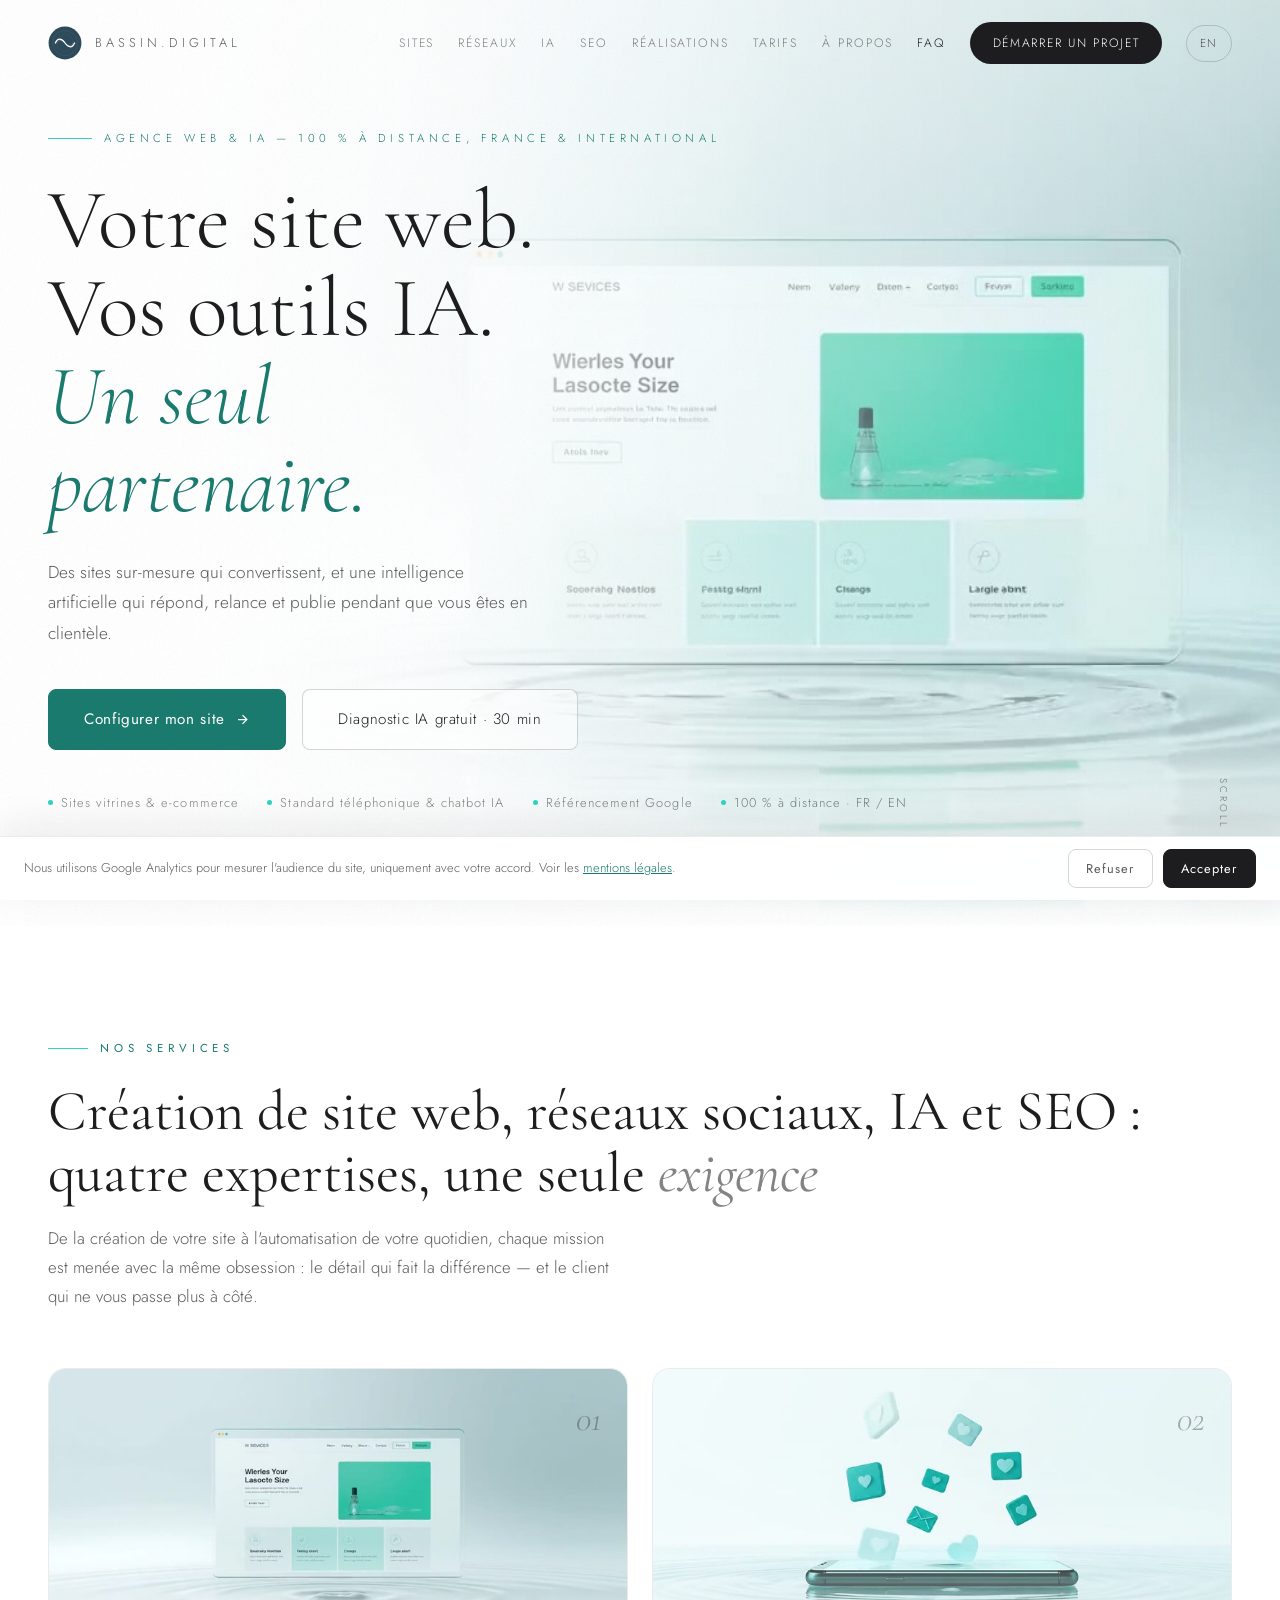
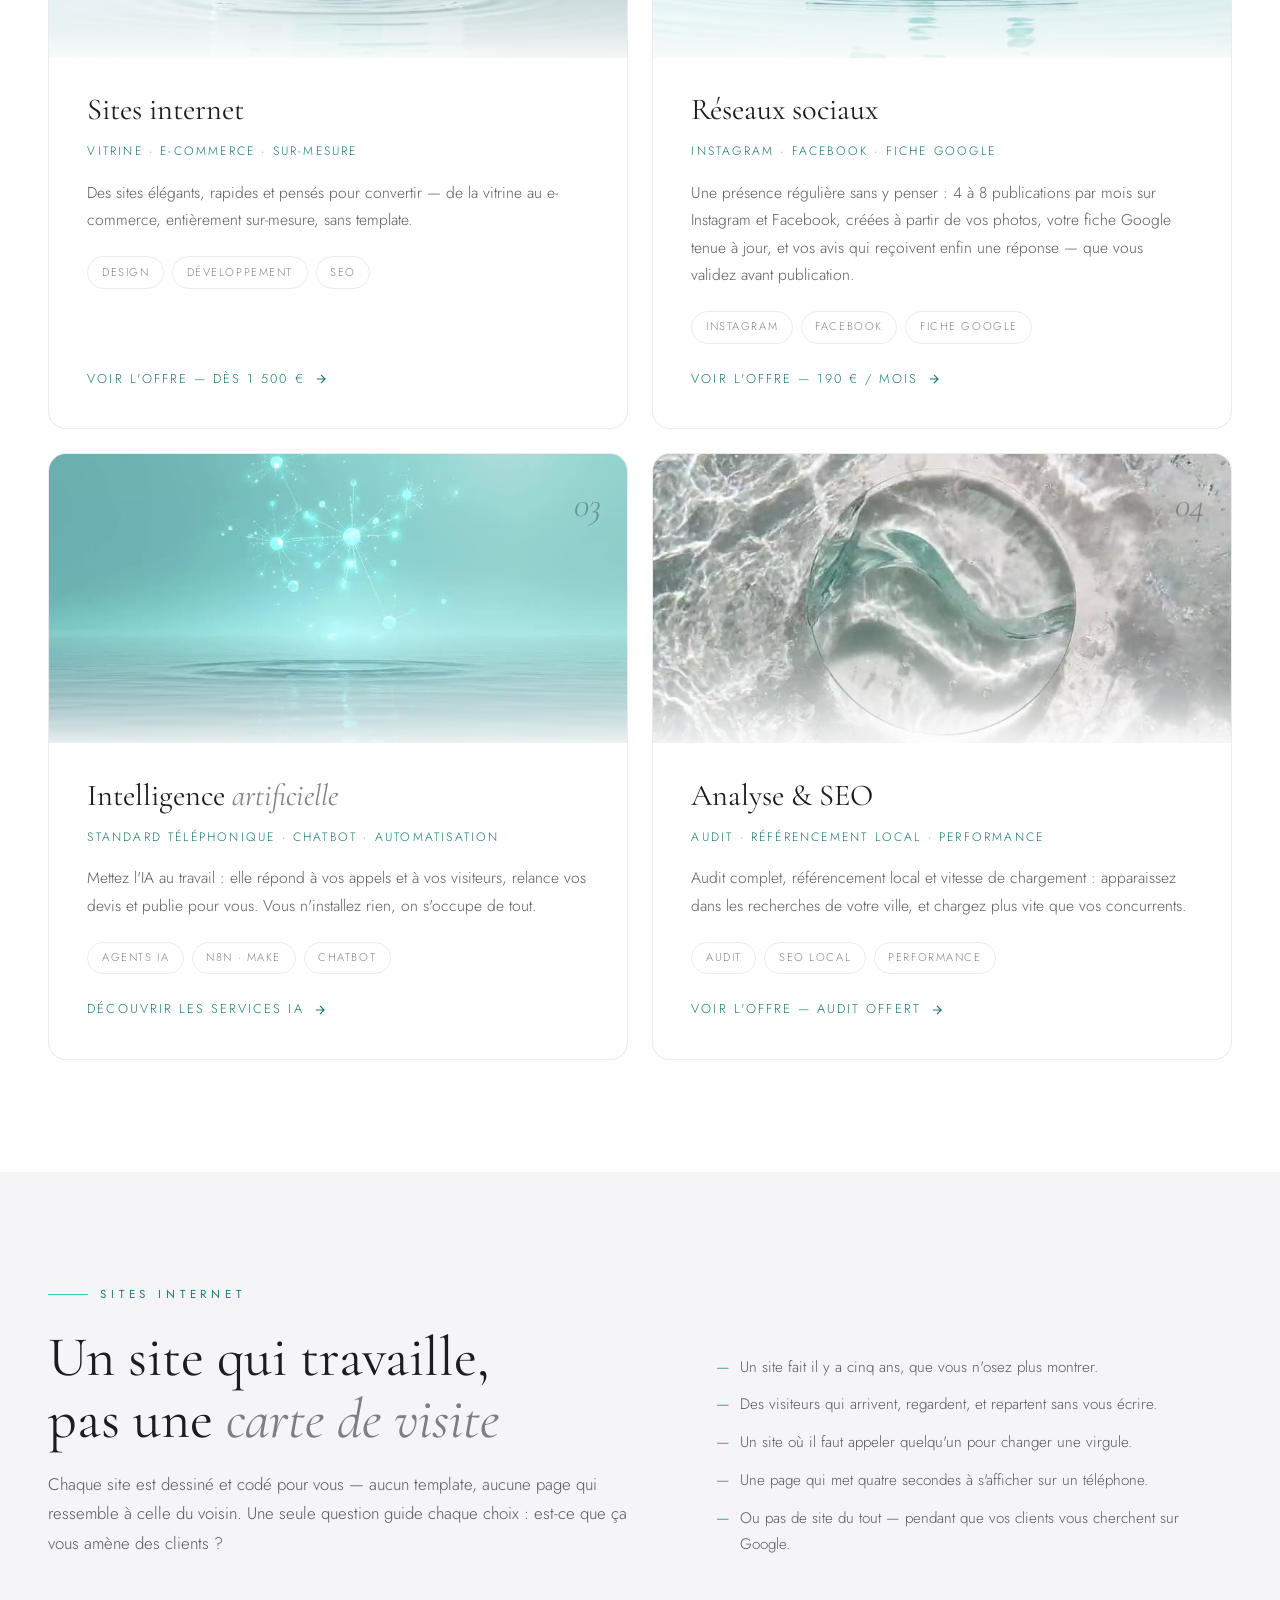
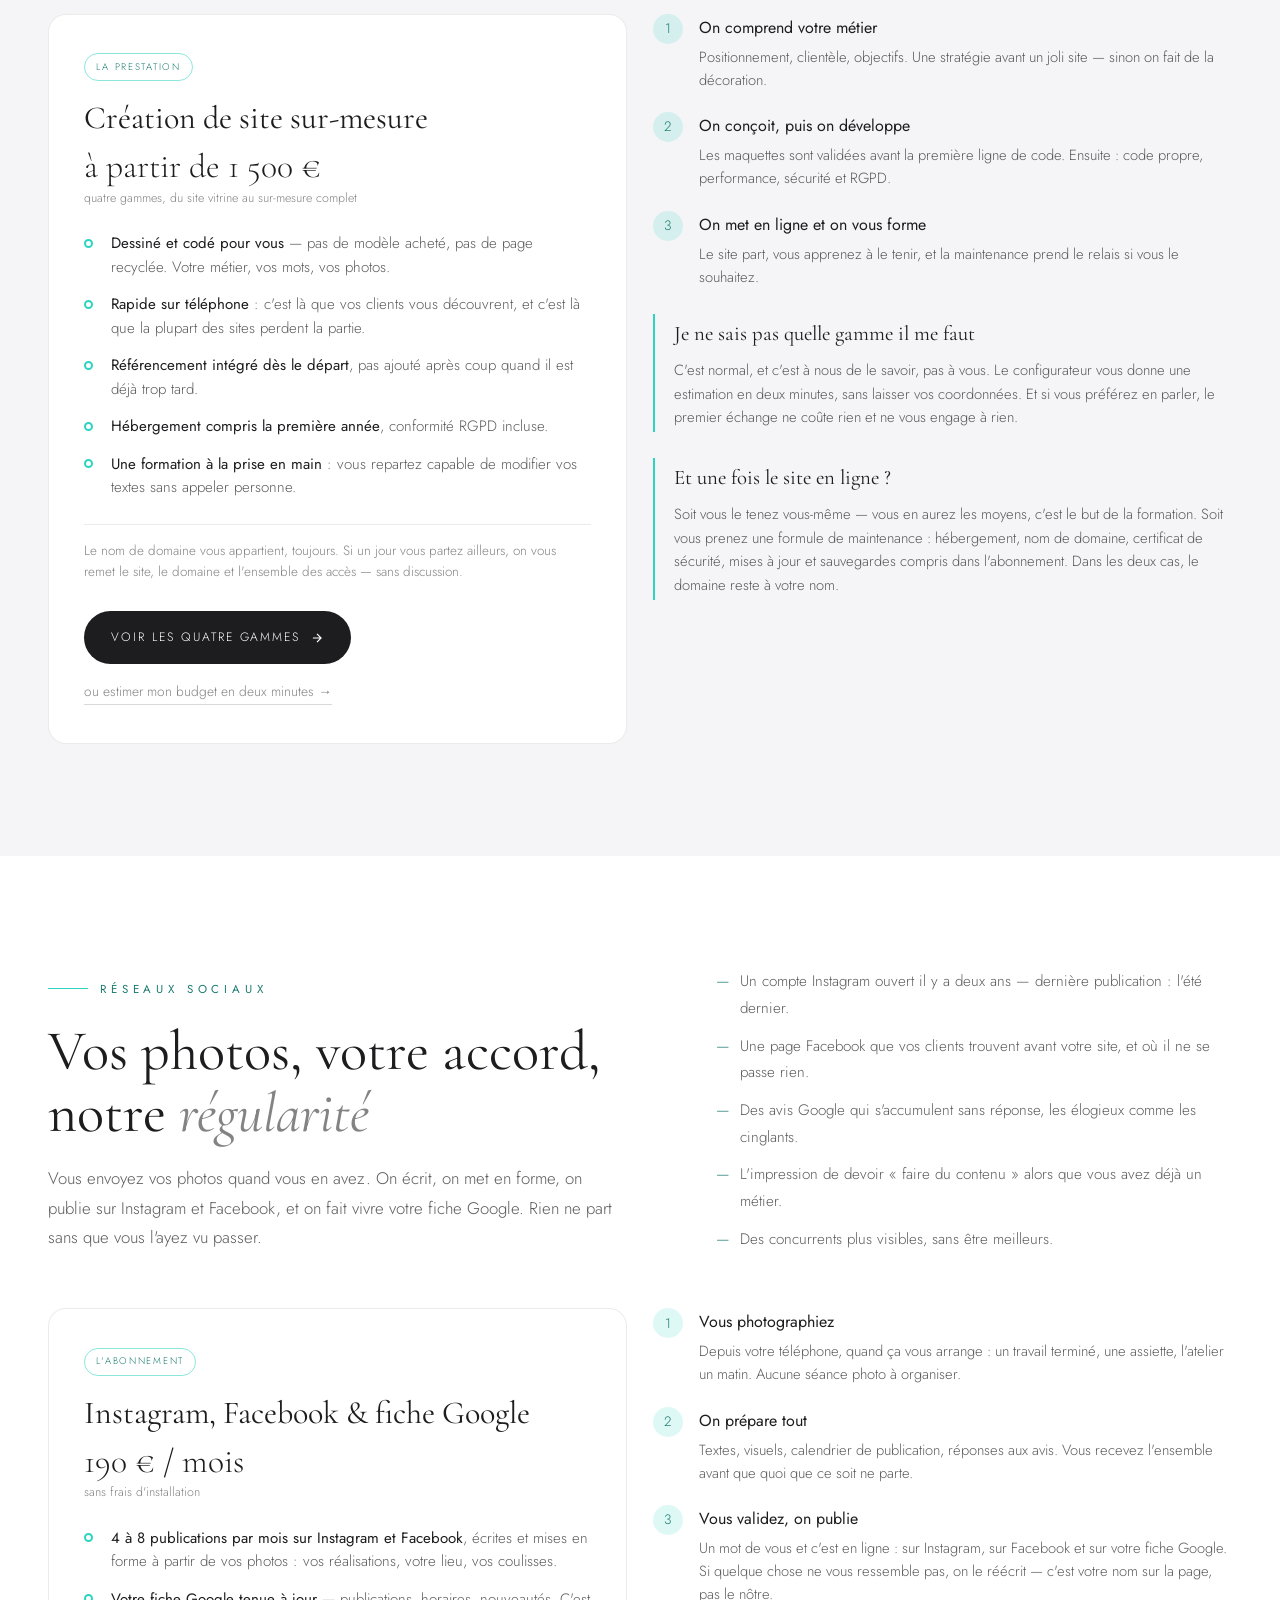
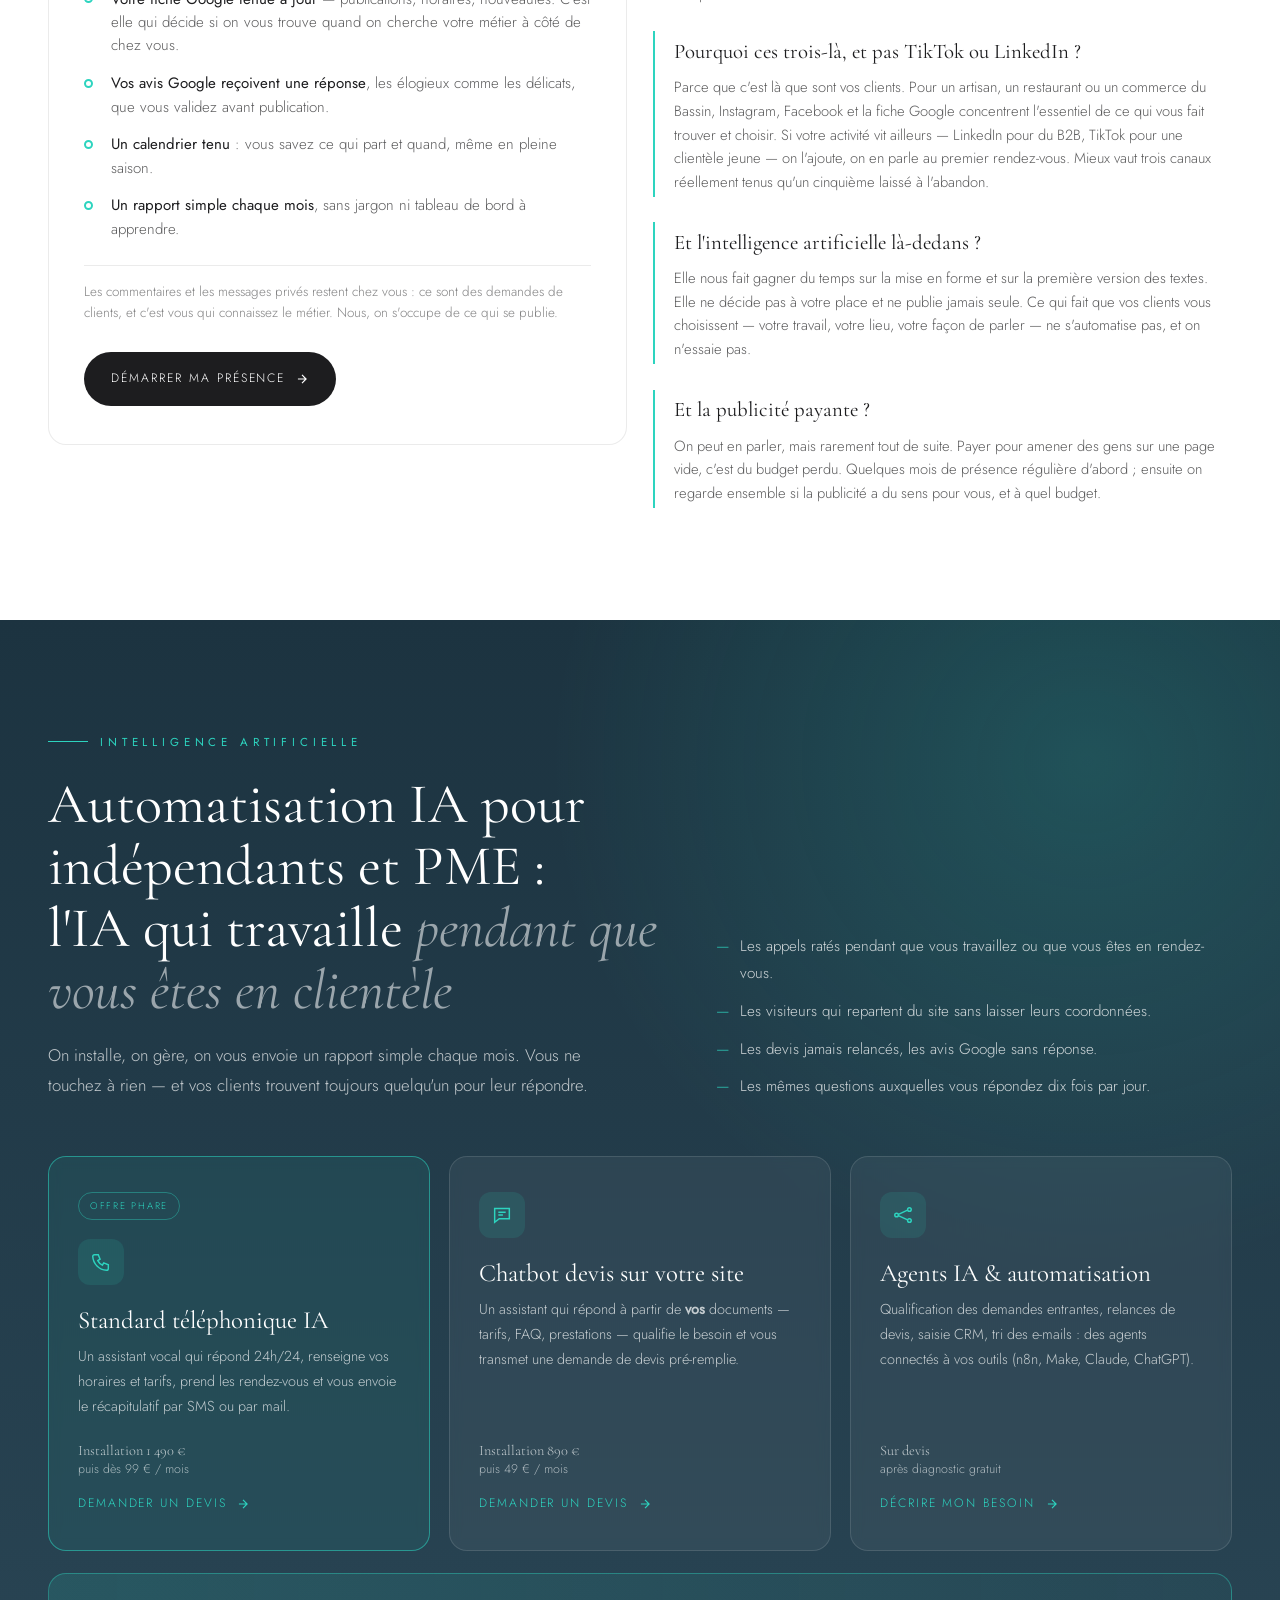
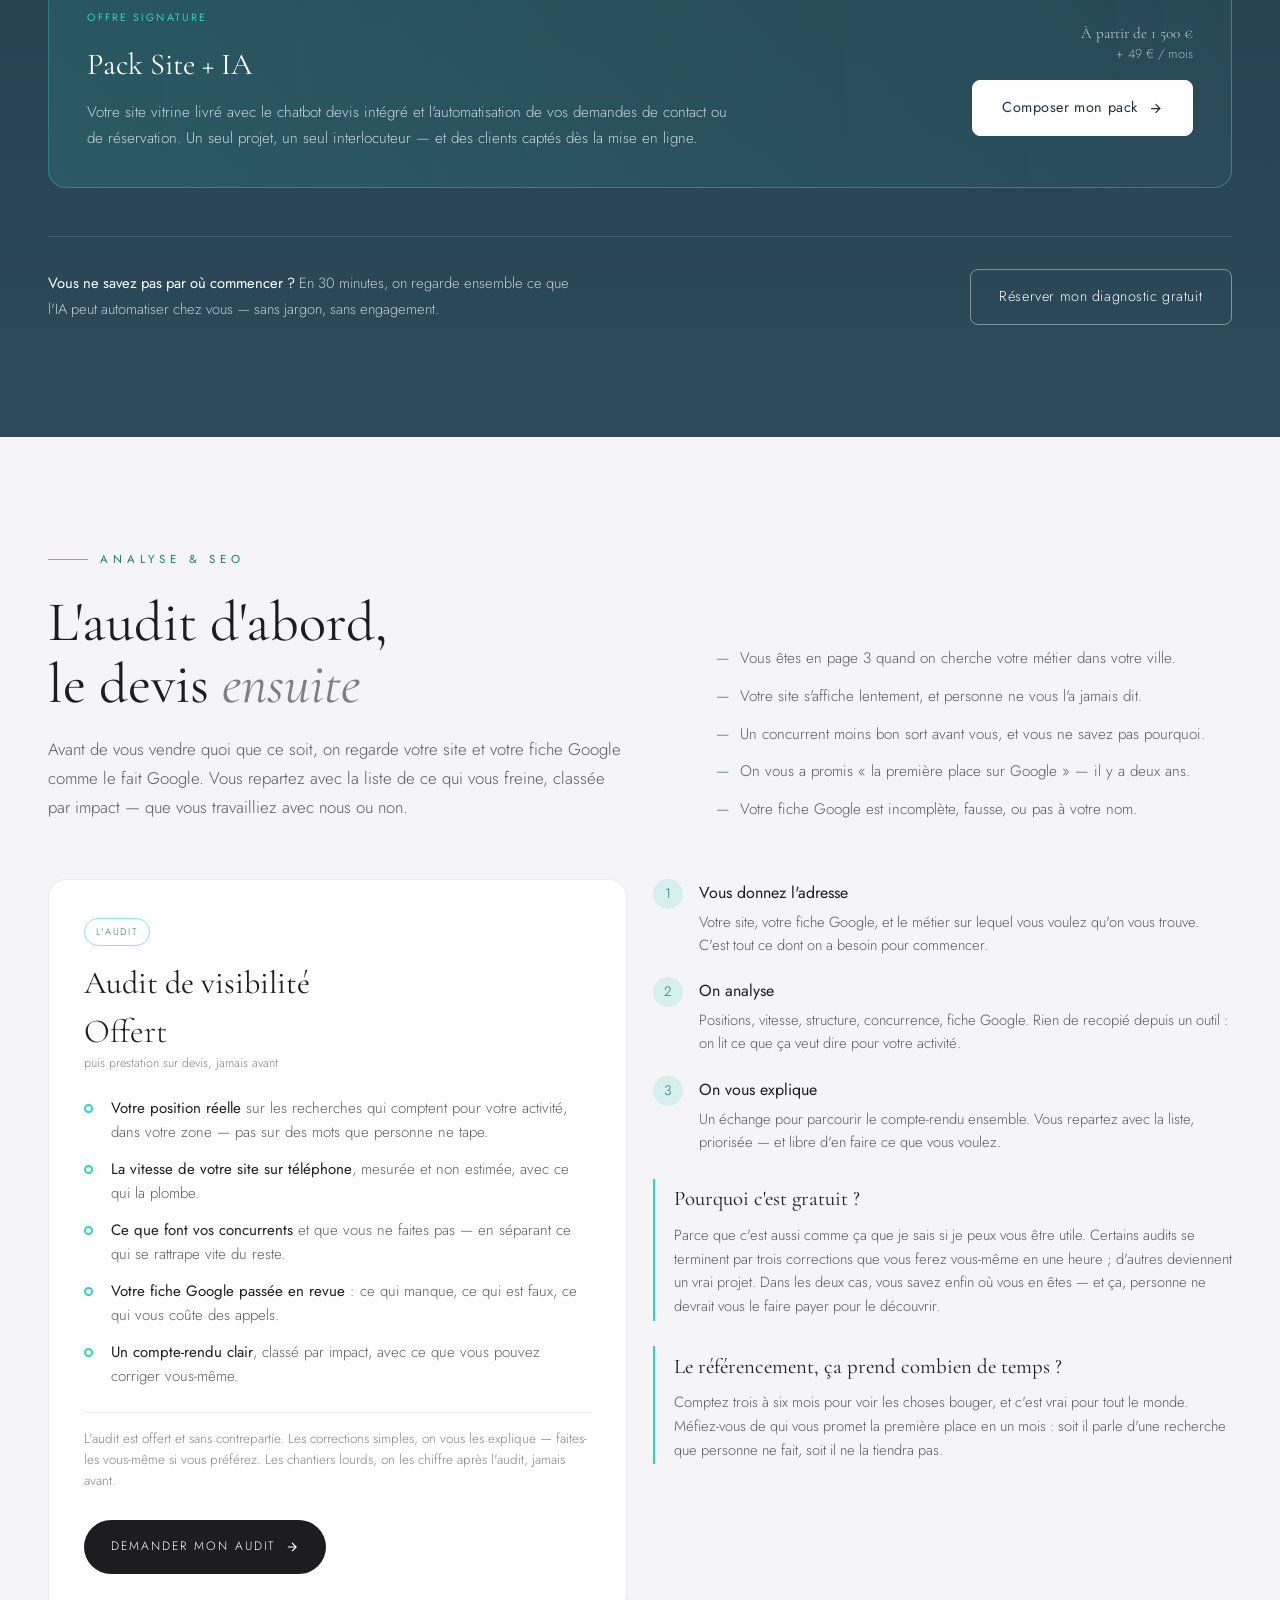
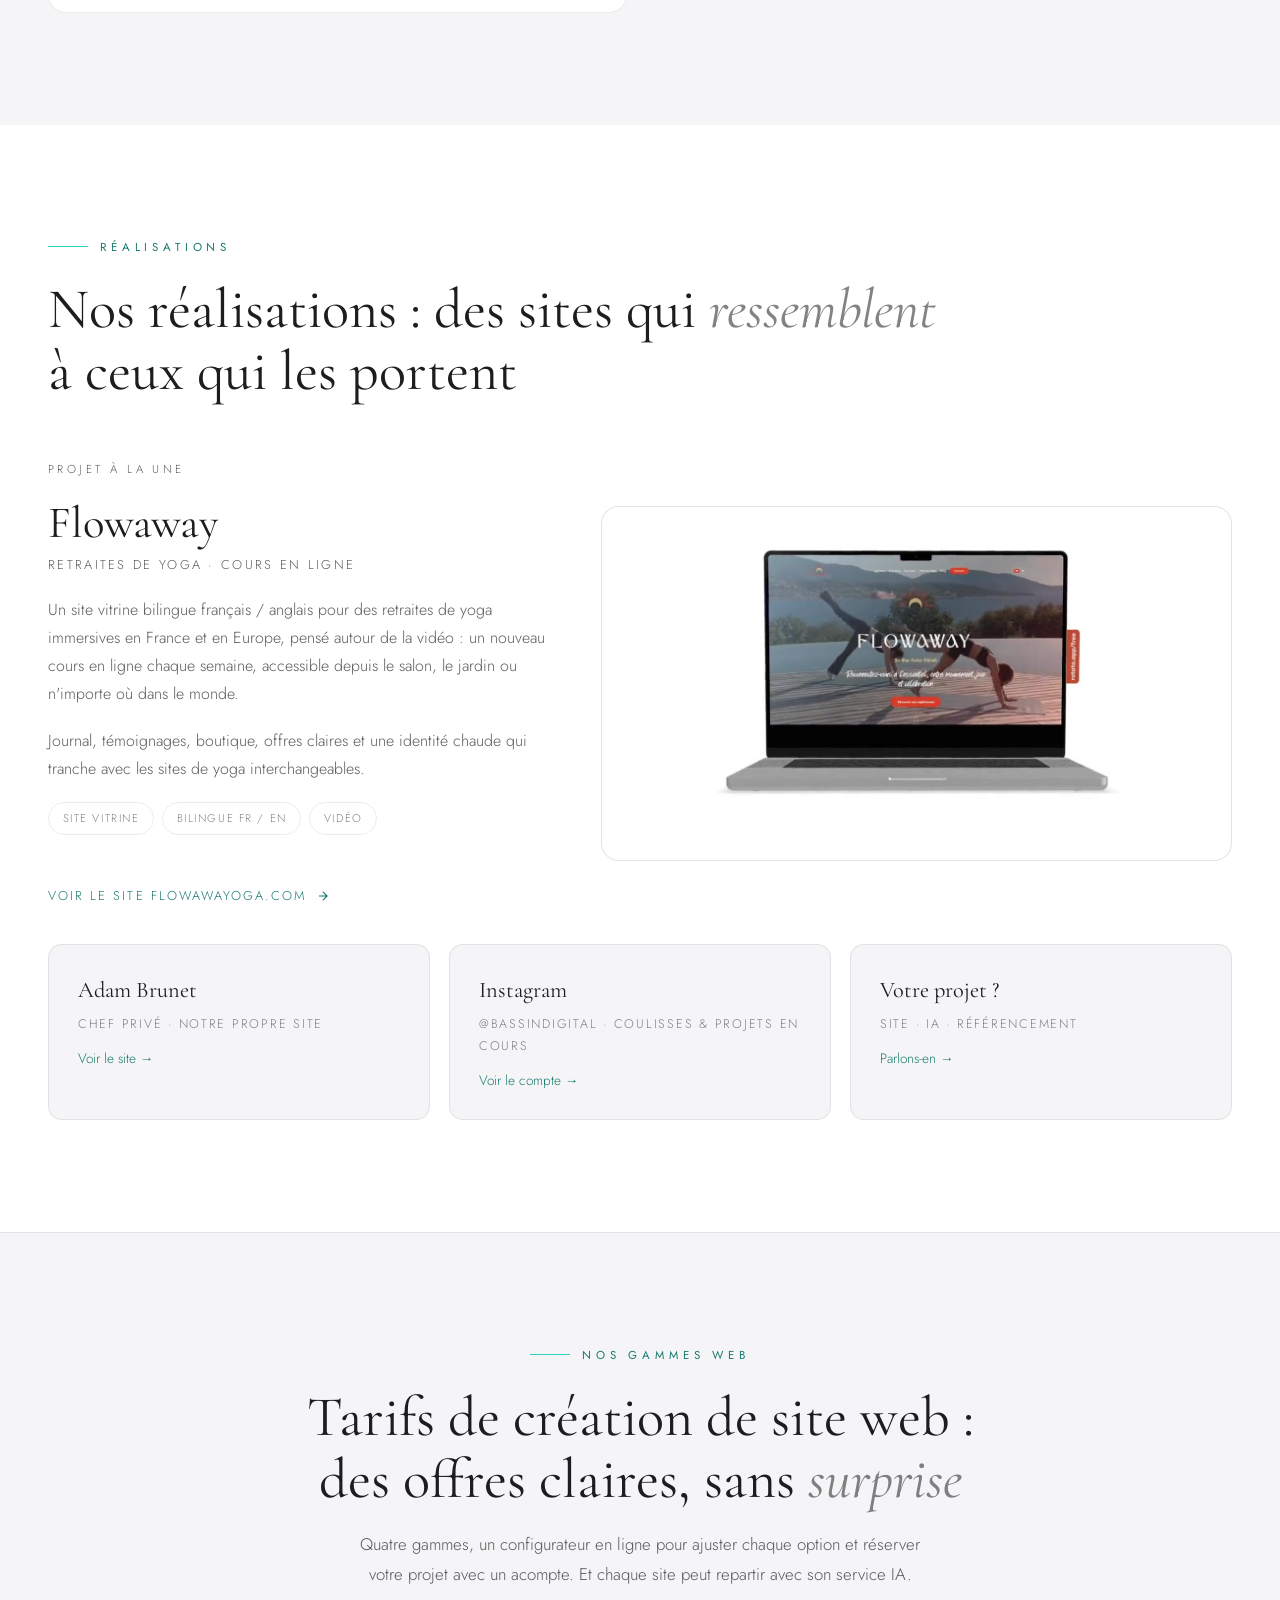
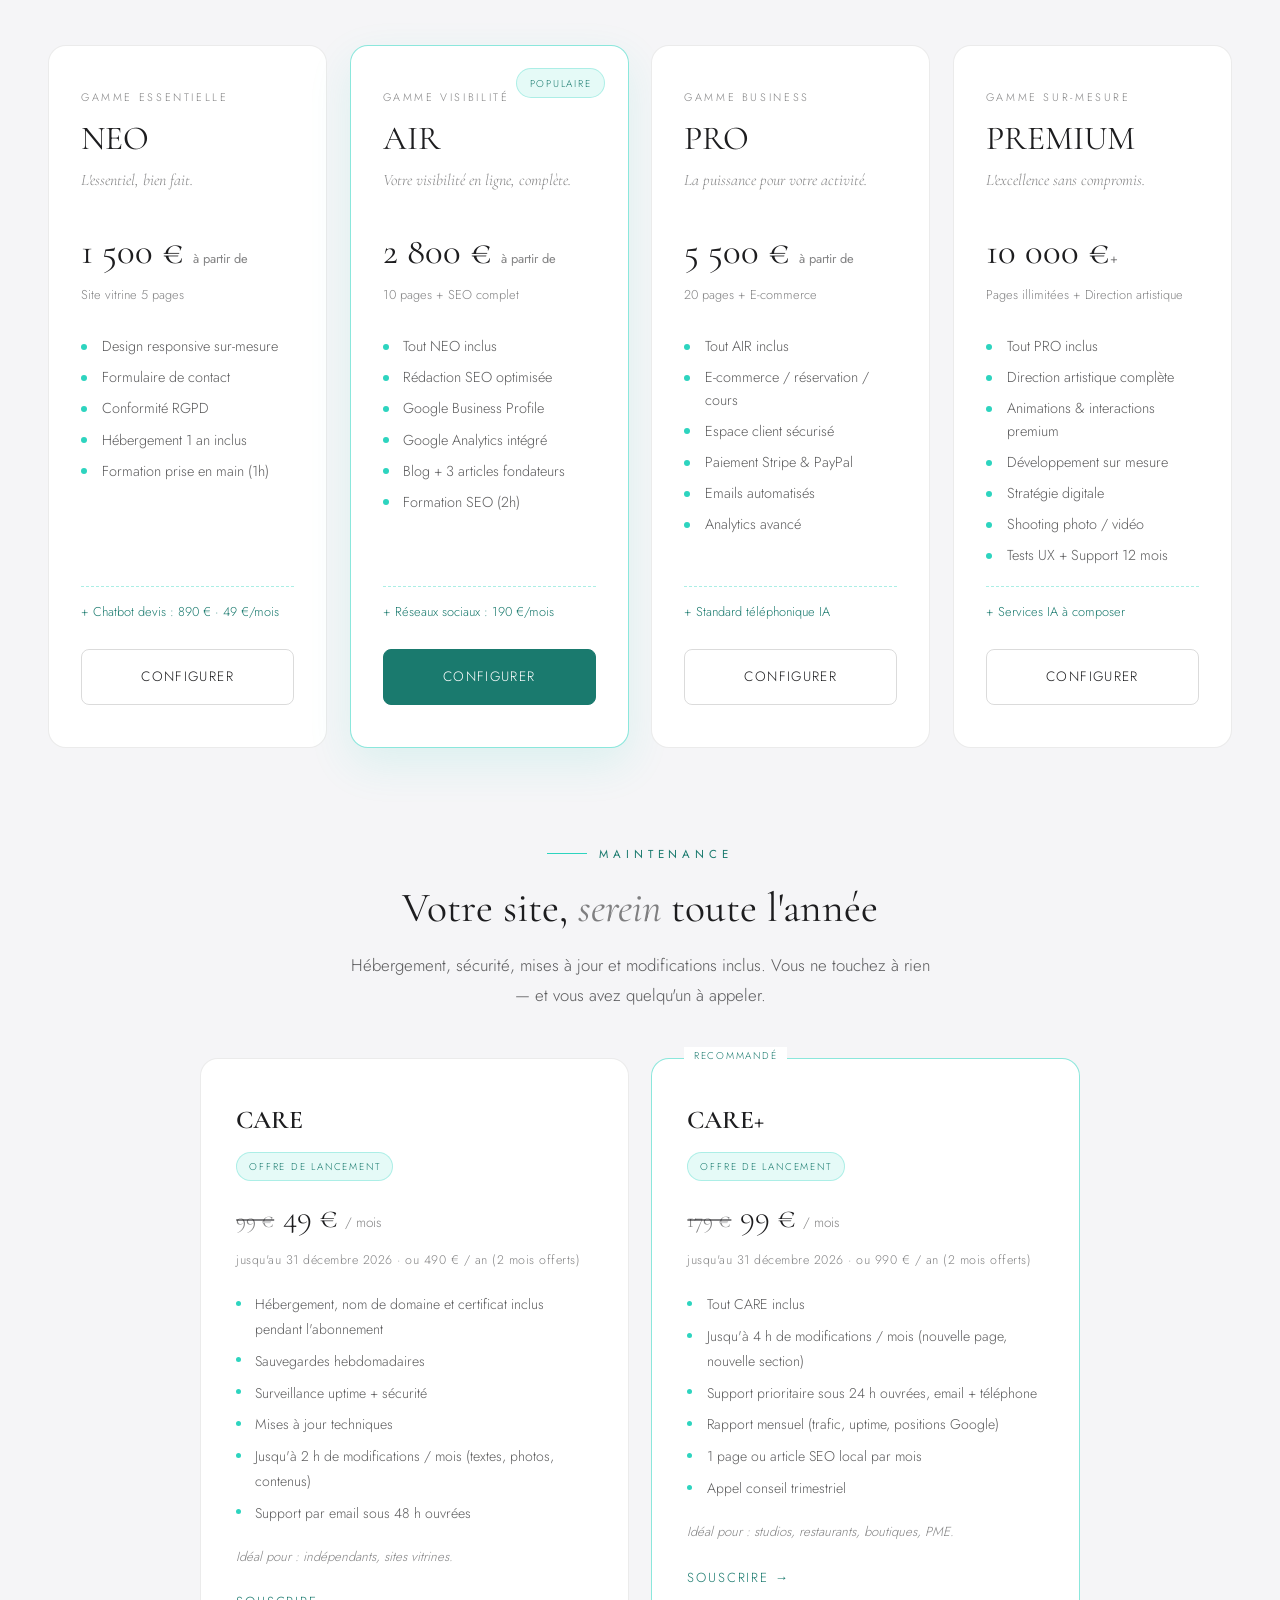
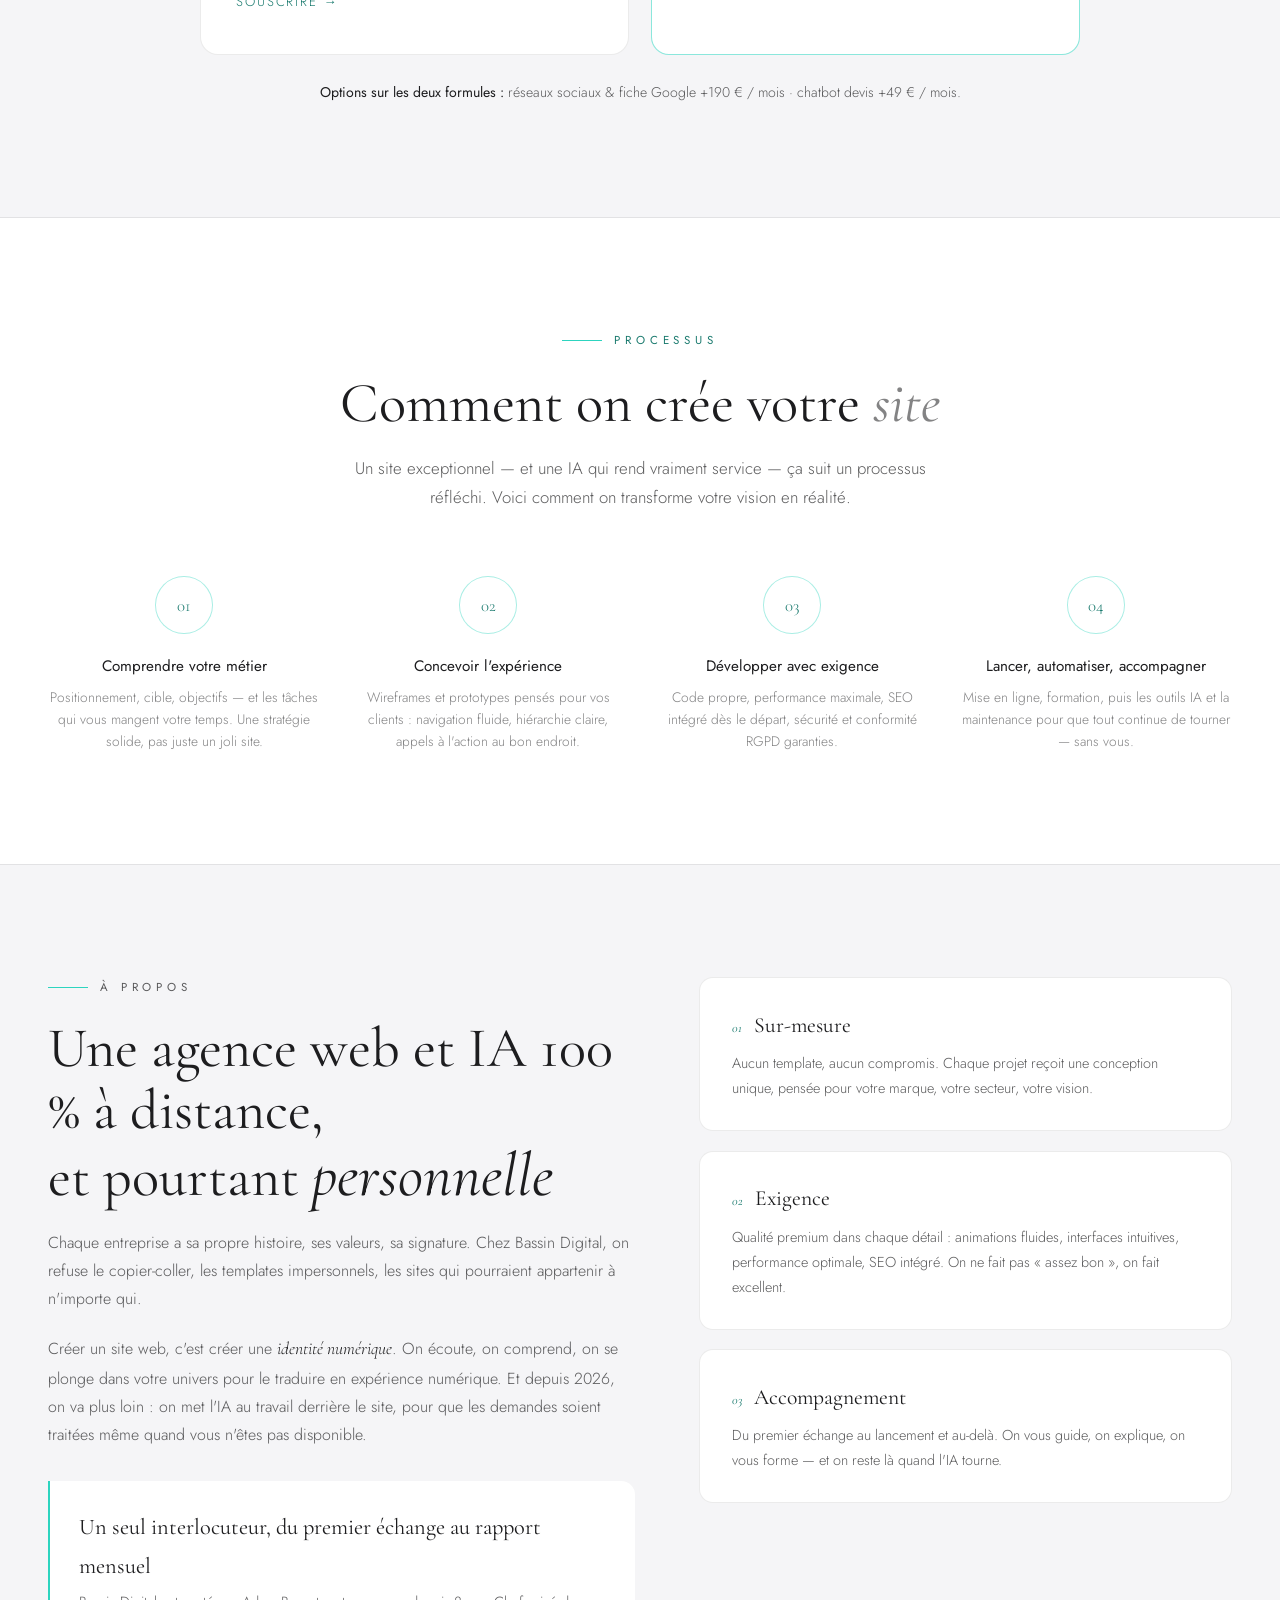
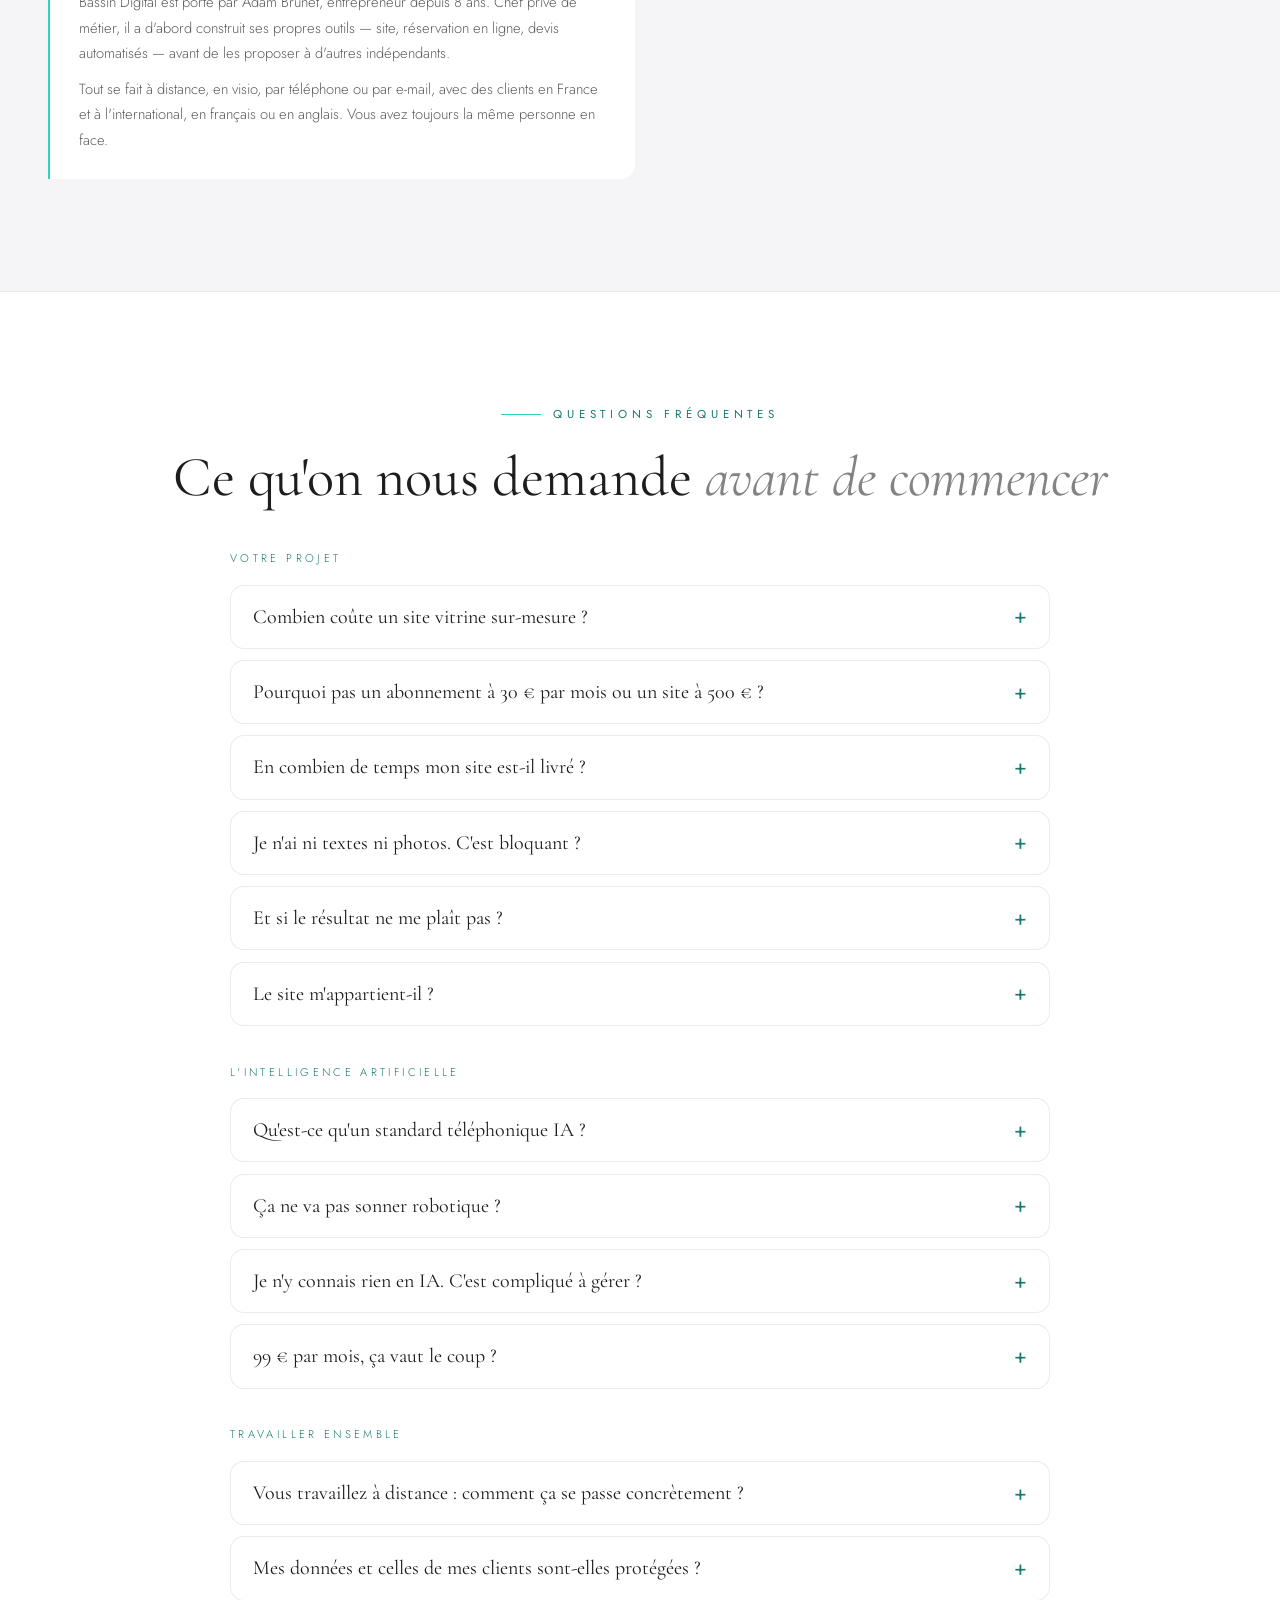
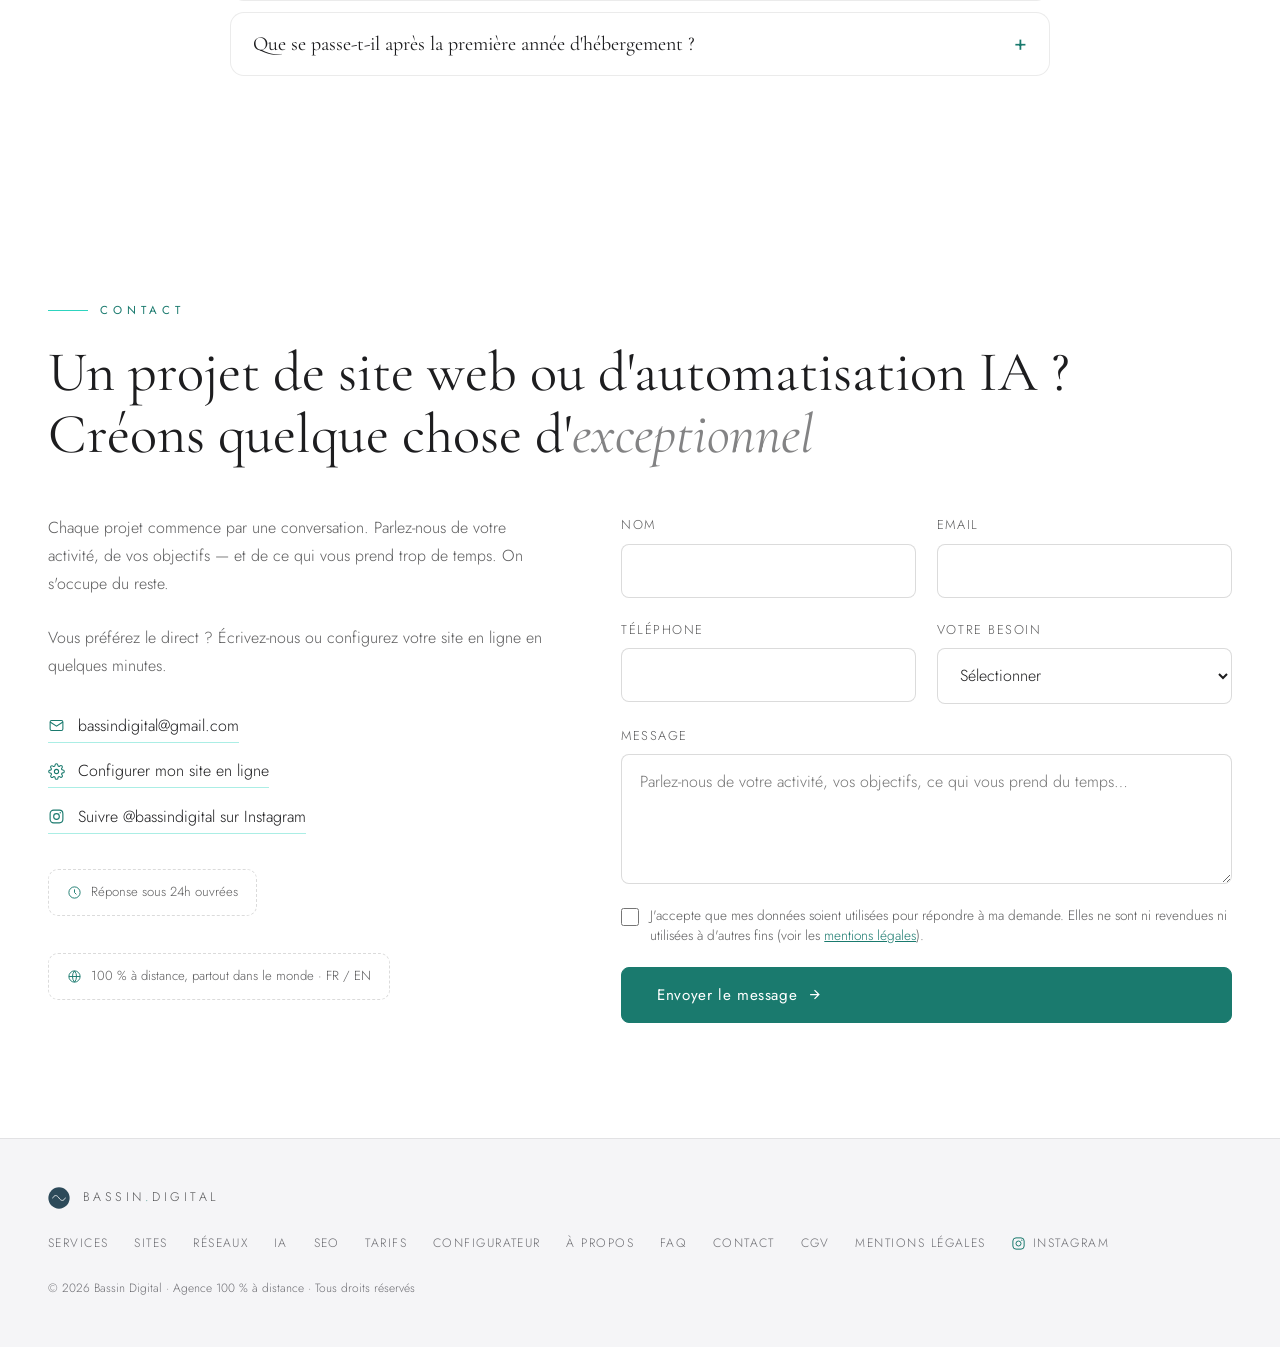
<file: site/index.html>
<!DOCTYPE html>
<html lang="fr">
<head>
<meta charset="UTF-8">
<meta name="viewport" content="width=device-width, initial-scale=1.0">
<title>Création de site web sur-mesure &amp; automatisation IA | Bassin Digital</title>
<meta name="description" content="Sites web sur-mesure dès 1 500 €, standard téléphonique IA, chatbot devis, réseaux sociaux et fiche Google. Agence 100 % à distance, France et international.">
<meta name="author" content="Bassin Digital">
<meta name="robots" content="index, follow">
<link rel="canonical" href="https://bassindigital.com/">
<link rel="alternate" hreflang="fr" href="https://bassindigital.com/">
<link rel="alternate" hreflang="en" href="https://bassindigital.com/en/">
<link rel="alternate" hreflang="x-default" href="https://bassindigital.com/">
<!-- Open Graph -->
<meta property="og:type" content="website">
<meta property="og:title" content="Bassin Digital — Votre site web. Vos outils IA. Un seul partenaire.">
<meta property="og:description" content="Sites sur-mesure, automatisation IA et visibilité locale pour les indépendants, artisans et PME. 100 % à distance, en France et à l'international.">
<meta property="og:url" content="https://bassindigital.com/">
<meta property="og:site_name" content="Bassin Digital">
<meta property="og:locale" content="fr_FR">
<meta property="og:image" content="https://bassindigital.com/og-image.jpg">
<meta property="og:image:width" content="1200">
<meta property="og:image:height" content="630">
<!-- Twitter Card -->
<meta name="twitter:card" content="summary_large_image">
<meta name="twitter:title" content="Bassin Digital — Votre site web. Vos outils IA. Un seul partenaire.">
<meta name="twitter:description" content="Sites sur-mesure, automatisation IA et visibilité locale pour les indépendants, artisans et PME.">
<meta name="twitter:image" content="https://bassindigital.com/og-image.jpg">
<link rel="preload" href="fonts/cormorant-garamond-latin-300-normal.woff2" as="font" type="font/woff2" crossorigin>
<link rel="preload" href="fonts/jost-latin-300-normal.woff2" as="font" type="font/woff2" crossorigin>
<link rel="icon" type="image/svg+xml" href="logo.svg">
<link rel="apple-touch-icon" sizes="180x180" href="apple-touch-icon.png">
<!-- Polices auto-hébergées (aucun appel vers Google avant consentement) -->
<!-- Schema.org JSON-LD -->
<script type="application/ld+json">
{
  "@context": "https://schema.org",
  "@type": "ProfessionalService",
  "name": "Bassin Digital",
  "url": "https://bassindigital.com",
  "logo": "https://bassindigital.com/logo.svg",
  "image": "https://bassindigital.com/og-image.jpg",
  "description": "Agence web et automatisation IA pour indépendants, artisans et PME : sites sur-mesure, standard téléphonique IA, chatbot devis, gestion des réseaux sociaux et de la fiche Google, audit SEO.",
  "email": "bassindigital@gmail.com",
  "priceRange": "€€-€€€€",
  "areaServed": ["France", "Europe", "Monde entier"],
  "knowsLanguage": ["fr", "en"],
  "sameAs": ["https://www.instagram.com/bassindigital/", "https://www.malt.fr/profile/adambrunet"],
  "hasOfferCatalog": {
    "@type": "OfferCatalog",
    "name": "Nos Gammes",
    "itemListElement": [
      { "@type": "Offer", "name": "NEO — Site Vitrine", "description": "Le site vitrine clé en main : design sur mesure, responsive, rapide.", "price": "1500", "priceCurrency": "EUR" },
      { "@type": "Offer", "name": "AIR — Vitrine + Visibilité", "description": "Tout NEO, plus une vraie stratégie de visibilité.", "price": "2800", "priceCurrency": "EUR" },
      { "@type": "Offer", "name": "PRO — Site Business", "description": "E-commerce, cours en ligne, réservation, paiement.", "price": "5500", "priceCurrency": "EUR" },
      { "@type": "Offer", "name": "PREMIUM — Sur-mesure intégral", "description": "L'expérience Bassin Digital complète.", "price": "10000", "priceCurrency": "EUR" },
      { "@type": "Offer", "name": "Standard téléphonique IA", "description": "Assistant vocal qui répond 24h/24, prend les rendez-vous et envoie un récapitulatif. Installation puis abonnement dès 99 €/mois.", "price": "1490", "priceCurrency": "EUR" },
      { "@type": "Offer", "name": "Chatbot devis sur votre site", "description": "Assistant qui répond à partir de vos documents et transmet des demandes de devis pré-remplies. Installation puis 49 €/mois.", "price": "890", "priceCurrency": "EUR" },
      { "@type": "Offer", "name": "Instagram, Facebook & fiche Google", "description": "4 à 8 publications par mois sur Instagram et Facebook créées à partir de vos photos, fiche Google Business tenue à jour et réponses à vos avis Google, validées par vous avant publication. Abonnement mensuel sans frais d'installation.", "price": "190", "priceCurrency": "EUR" },
      { "@type": "Offer", "name": "Maintenance CARE", "description": "Hébergement, sauvegardes, surveillance, mises à jour et 2 h de modifications par mois. Offre de lancement 49 €/mois.", "price": "49", "priceCurrency": "EUR" }
    ]
  }
}
</script>
<script type="application/ld+json">
{
  "@context": "https://schema.org",
  "@type": "FAQPage",
  "mainEntity": [
    { "@type": "Question", "name": "Combien coûte un site vitrine sur-mesure ?", "acceptedAnswer": { "@type": "Answer", "text": "À partir de 1 500 € pour la gamme NEO : 5 pages, design sur-mesure, formulaire de contact, conformité RGPD et une année d'hébergement incluse. Le configurateur en ligne donne un prix exact en quelques minutes ; un acompte de 30 % réserve le projet." } },
    { "@type": "Question", "name": "Pourquoi pas un abonnement à 30 € par mois ou un site à 500 € ?", "acceptedAnswer": { "@type": "Answer", "text": "Parce que ce n'est pas la même chose. Avec un abonnement, vous louez un site : vous payez tant que vous l'utilisez, il ressemble à des milliers d'autres, et le jour où vous partez, vous repartez les mains vides. Ici, vous achetez le vôtre : conçu pour votre métier, il vous appartient, code compris. Si un site à 500 € suffit à votre projet, dites-le-nous franchement — on préfère vous le dire que vous vendre trop." } },
    { "@type": "Question", "name": "En combien de temps mon site est-il livré ?", "acceptedAnswer": { "@type": "Answer", "text": "Cela dépend de la gamme et de la rapidité des échanges : un site vitrine se livre généralement en quelques semaines une fois les contenus reçus, un site business ou sur-mesure demande plus de temps. Le délai est fixé au démarrage et écrit dans le devis." } },
    { "@type": "Question", "name": "Je n'ai ni textes ni photos. C'est bloquant ?", "acceptedAnswer": { "@type": "Answer", "text": "Non, c'est même courant. On rédige les textes à partir d'un entretien avec vous — c'est vous qui connaissez votre métier, nous on sait l'écrire pour le web et pour Google. Pour les images, on utilise vos photos existantes, des banques d'images de qualité, ou on organise un shooting (compris dans la gamme PREMIUM)." } },
    { "@type": "Question", "name": "Et si le résultat ne me plaît pas ?", "acceptedAnswer": { "@type": "Answer", "text": "On ne découvre jamais le site à la fin. Vous validez d'abord une maquette, puis le site développé, et chaque étape comprend deux séries de retours. Rien ne part en ligne avant votre accord." } },
    { "@type": "Question", "name": "Le site m'appartient-il ?", "acceptedAnswer": { "@type": "Answer", "text": "Oui, entièrement : le code, le design, les contenus et le nom de domaine sont à vous. Aucun abonnement n'est obligatoire : la maintenance CARE est optionnelle. Pendant l'abonnement CARE, l'hébergement, le domaine et le certificat sont compris dans le prix ; si vous l'arrêtez, on vous transmet le site et tous les accès, et vous reprenez ces frais à votre charge." } },
    { "@type": "Question", "name": "Qu'est-ce qu'un standard téléphonique IA ?", "acceptedAnswer": { "@type": "Answer", "text": "Un assistant vocal qui répond à vos appels 24h/24 au nom de votre entreprise, renseigne vos horaires et vos tarifs, prend les rendez-vous et vous envoie un récapitulatif par SMS ou par e-mail. Vous écoutez un exemple avant de décider. Installation 1 490 €, puis dès 99 € par mois." } },
    { "@type": "Question", "name": "Ça ne va pas sonner robotique ?", "acceptedAnswer": { "@type": "Answer", "text": "Écoutez et jugez : on vous fait entendre un exemple avant tout engagement, avec votre vocabulaire et vos réponses. Et l'assistant se présente comme tel — on ne fait pas croire à vos clients qu'ils parlent à un humain. La vraie question n'est pas « est-ce parfait », c'est « est-ce mieux qu'un appel qui sonne dans le vide »." } },
    { "@type": "Question", "name": "Je n'y connais rien en IA. C'est compliqué à gérer ?", "acceptedAnswer": { "@type": "Answer", "text": "Vous n'avez rien à installer, rien à apprendre et rien à surveiller. On configure, on connecte à vos outils, on teste avec vous, et vous recevez un rapport simple chaque mois. C'est précisément le travail que vous nous confiez." } },
    { "@type": "Question", "name": "99 € par mois, ça vaut le coup ?", "acceptedAnswer": { "@type": "Answer", "text": "Posez-vous la question autrement : combien vous rapporte un seul client supplémentaire, et combien d'appels ou de demandes vous passent à côté chaque semaine parce que vous êtes sur le terrain ? Si la réponse est « aucun », l'abonnement ne sert à rien — et on vous le dira. Sinon, il se rembourse vite. Et si vous préférez commencer petit, la gestion de vos réseaux sociaux et de votre fiche Google démarre à 190 € par mois sans frais d'installation." } },
    { "@type": "Question", "name": "Vous travaillez à distance : comment ça se passe concrètement ?", "acceptedAnswer": { "@type": "Answer", "text": "Un premier échange en visio ou par téléphone pour comprendre votre activité, puis un espace partagé où vous suivez l'avancement et déposez vos contenus. Les validations se font par écrit, les points d'étape en visio. Nos clients sont en France, en Europe et au-delà, en français ou en anglais ; la facturation est en euros." } },
    { "@type": "Question", "name": "Mes données et celles de mes clients sont-elles protégées ?", "acceptedAnswer": { "@type": "Answer", "text": "Oui. Les sites sont livrés conformes au RGPD : consentement avant tout suivi d'audience, données de formulaire utilisées uniquement pour vous répondre, hébergement sécurisé. Quand on traite des données pour votre compte — formulaire, chatbot, automatisation — on agit comme sous-traitant, avec un accord écrit qui l'encadre." } },
    { "@type": "Question", "name": "Que se passe-t-il après la première année d'hébergement ?", "acceptedAnswer": { "@type": "Answer", "text": "Deux options. La formule CARE : hébergement, nom de domaine, sauvegardes, mises à jour et 2 heures de modifications par mois, tout compris (49 € par mois en offre de lancement). Ou vous reprenez la main : on vous transmet le site, le nom de domaine et tous les accès, et vous payez l'hébergement et le domaine directement — comptez quelques dizaines d'euros par an." } }
  ]
}
</script>
<style>
/* ─── POLICES ─── */
@font-face { font-family: 'Cormorant Garamond'; font-style: normal; font-weight: 300; font-display: swap; src: url(fonts/cormorant-garamond-latin-300-normal.woff2) format('woff2'); }
@font-face { font-family: 'Cormorant Garamond'; font-style: italic; font-weight: 300; font-display: swap; src: url(fonts/cormorant-garamond-latin-300-italic.woff2) format('woff2'); }
@font-face { font-family: 'Cormorant Garamond'; font-style: normal; font-weight: 400; font-display: swap; src: url(fonts/cormorant-garamond-latin-400-normal.woff2) format('woff2'); }
@font-face { font-family: 'Cormorant Garamond'; font-style: italic; font-weight: 400; font-display: swap; src: url(fonts/cormorant-garamond-latin-400-italic.woff2) format('woff2'); }
@font-face { font-family: 'Cormorant Garamond'; font-style: normal; font-weight: 500; font-display: swap; src: url(fonts/cormorant-garamond-latin-500-normal.woff2) format('woff2'); }
@font-face { font-family: 'Cormorant Garamond'; font-style: normal; font-weight: 600; font-display: swap; src: url(fonts/cormorant-garamond-latin-600-normal.woff2) format('woff2'); }
@font-face { font-family: 'Jost'; font-style: normal; font-weight: 200; font-display: swap; src: url(fonts/jost-latin-200-normal.woff2) format('woff2'); }
@font-face { font-family: 'Jost'; font-style: normal; font-weight: 300; font-display: swap; src: url(fonts/jost-latin-300-normal.woff2) format('woff2'); }
@font-face { font-family: 'Jost'; font-style: normal; font-weight: 400; font-display: swap; src: url(fonts/jost-latin-400-normal.woff2) format('woff2'); }

*, *::before, *::after { margin: 0; padding: 0; box-sizing: border-box; }
:root {
  --teal: #2dd4bf;
  --teal-dark: #1a7a6e;
  --ink: #1d1d1f;
  --ink-soft: rgba(29,29,31,0.72);
  --ink-muted: rgba(29,29,31,0.55);
  --line: rgba(0,0,0,0.08);
  --bg-soft: #f5f5f7;
  --deep: #2D4A5A;
  --deep-dark: #1c3340;
  --serif: 'Cormorant Garamond', Georgia, 'Times New Roman', serif;
  --sans: 'Jost', 'Helvetica Neue', Arial, sans-serif;
}
html { scroll-behavior: smooth; scroll-padding-top: 90px; }
body {
  background: #ffffff;
  color: var(--ink);
  font-family: var(--sans);
  font-weight: 300;
  font-size: 16px;
  line-height: 1.75;
  -webkit-font-smoothing: antialiased;
  overflow-x: hidden;
}
body.menu-open { overflow: hidden; }
::selection { background: rgba(45,212,191,0.25); }
a:focus-visible, button:focus-visible, input:focus-visible, select:focus-visible, textarea:focus-visible {
  outline: 2px solid var(--teal-dark);
  outline-offset: 3px;
  border-radius: 4px;
}
img, video { max-width: 100%; display: block; }
/* ─── SKIP LINK ─── */
.skip-link {
  position: absolute; top: -60px; left: 1rem; z-index: 1000;
  background: var(--ink); color: #fff; padding: 0.7rem 1.2rem; border-radius: 6px;
  text-decoration: none; font-size: 0.85rem; transition: top 0.3s;
}
.skip-link:focus { top: 1rem; }
/* ─── NAV ─── */
nav.main-nav {
  position: fixed; top: 0; left: 0; right: 0; z-index: 200;
  display: flex; align-items: center; justify-content: space-between;
  padding: 1.4rem 3rem;
  transition: background 0.4s ease, box-shadow 0.4s ease, padding 0.4s ease;
}
nav.main-nav.scrolled {
  background: rgba(255,255,255,0.88);
  backdrop-filter: blur(12px); -webkit-backdrop-filter: blur(12px);
  box-shadow: 0 1px 0 var(--line);
  padding: 0.9rem 3rem;
}
.nav-logo-wrap { display: flex; align-items: center; gap: 0.8rem; text-decoration: none; }
.nav-logo-svg { width: 34px; height: 34px; flex-shrink: 0; }
.nav-logo { font-size: 0.8rem; letter-spacing: 0.32em; text-transform: uppercase; color: var(--ink-soft); }
.nav-logo span { color: var(--teal-dark); }
.nav-links { display: flex; gap: 1.5rem; align-items: center; }
.nav-link {
  font-size: 0.76rem; letter-spacing: 0.16em; text-transform: uppercase;
  color: var(--ink-muted); text-decoration: none; transition: color 0.3s; padding: 0.4rem 0;
}
.nav-link:hover, .nav-link.active { color: var(--ink); }
.nav-cta {
  font-size: 0.76rem; letter-spacing: 0.14em; text-transform: uppercase; color: #ffffff;
  background: var(--ink); padding: 0.65rem 1.4rem; border-radius: 2rem; text-decoration: none;
  transition: background 0.3s, transform 0.3s;
}
.nav-cta:hover { background: var(--teal-dark); transform: translateY(-1px); }
.lang-switch { font-size: 0.72rem; letter-spacing: 0.16em; text-transform: uppercase; color: var(--ink-soft); text-decoration: none; border: 1px solid rgba(0,0,0,0.16); border-radius: 2rem; padding: 0.45rem 0.8rem; transition: border-color 0.3s, color 0.3s; }
.lang-switch:hover { border-color: var(--ink); color: var(--ink); }
.panel-nav a.panel-lang { margin-top: 0.4rem; font-size: 0.78rem; color: var(--ink-muted); }
.burger {
  display: none; flex-direction: column; align-items: flex-end; gap: 6px;
  background: none; border: none; cursor: pointer; padding: 8px; z-index: 310;
}
.burger span { display: block; height: 1.5px; background: var(--ink); transition: transform 0.4s ease, width 0.4s ease; transform-origin: right; }
.burger span:first-child { width: 26px; }
.burger span:last-child { width: 16px; }
.burger.on span:first-child { transform: translateY(3.75px) rotate(45deg); width: 26px; }
.burger.on span:last-child { transform: translateY(-3.75px) rotate(-45deg); width: 26px; }
.backdrop { position: fixed; inset: 0; z-index: 250; background: rgba(0,0,0,0); transition: background 0.5s ease; pointer-events: none; }
.backdrop.on { background: rgba(0,0,0,0.5); pointer-events: all; }
.panel {
  position: fixed; top: 0; right: 0; bottom: 0; z-index: 300;
  width: min(300px, 85vw); background: #ffffff; display: flex; flex-direction: column;
  transform: translateX(100%); transition: transform 0.55s cubic-bezier(0.76,0,0.24,1); visibility: hidden;
}
.panel.on { transform: translateX(0); visibility: visible; }
.panel-line { position: absolute; top: 20%; left: 0; bottom: 20%; width: 1px; background: var(--teal); opacity: 0.4; }
.panel-head { padding: 1.4rem 1.5rem; display: flex; justify-content: flex-end; }
.x-btn { width: 40px; height: 40px; background: none; border: none; cursor: pointer; display: flex; align-items: center; justify-content: center; position: relative; }
.x-btn::before, .x-btn::after { content: ''; position: absolute; width: 20px; height: 1.5px; background: var(--ink-muted); transition: background 0.3s; }
.x-btn::before { transform: rotate(45deg); }
.x-btn::after { transform: rotate(-45deg); }
.x-btn:hover::before, .x-btn:hover::after { background: var(--ink); }
.panel-nav { flex: 1; display: flex; flex-direction: column; align-items: center; justify-content: center; gap: 0.3rem; }
.panel-nav a {
  font-size: 0.92rem; letter-spacing: 0.2em; text-transform: uppercase; color: var(--ink-soft);
  text-decoration: none; padding: 0.75rem 0; opacity: 0; transform: translateX(12px);
  transition: opacity 0.4s ease, transform 0.5s ease, color 0.3s;
}
.panel.on .panel-nav a { opacity: 1; transform: translateX(0); }
.panel-nav a:nth-child(1) { transition-delay: 0.10s; }
.panel-nav a:nth-child(2) { transition-delay: 0.15s; }
.panel-nav a:nth-child(3) { transition-delay: 0.20s; }
.panel-nav a:nth-child(4) { transition-delay: 0.25s; }
.panel-nav a:nth-child(5) { transition-delay: 0.30s; }
.panel-nav a:nth-child(6) { transition-delay: 0.35s; }
.panel-nav a:nth-child(7) { transition-delay: 0.40s; }
.panel-nav a:nth-child(8) { transition-delay: 0.45s; }
.panel-nav a:hover { color: var(--ink); }
.panel-nav a.panel-cta { margin-top: 1rem; color: var(--teal-dark); }
@media (max-width: 1180px) {
  nav.main-nav { padding: 1.1rem 1.5rem; }
  nav.main-nav.scrolled { padding: 0.8rem 1.5rem; }
  .nav-links { display: none; }
  .burger { display: flex; }
}
/* ─── HERO (vidéo) ─── */
#hero {
  position: relative; min-height: 100svh; display: flex; align-items: center;
  overflow: hidden; background: #ffffff;
}
.hero-media { position: absolute; inset: 0; overflow: hidden; }
.hero-poster { position: absolute; inset: 0; width: 100%; height: 100%; object-fit: cover; object-position: 50% center; }
.hero-video { position: absolute; inset: 0; width: 100%; height: 100%; object-fit: cover; object-position: 50% center; transition: opacity 0.8s ease; }
@media (min-width: 861px) { .hero-poster, .hero-video { left: 14%; width: 124%; } }
.hero-veil {
  position: absolute; inset: 0;
  background:
    linear-gradient(90deg, #ffffff 0%, #ffffff 14%, rgba(255,255,255,0.9) 32%, rgba(255,255,255,0.35) 62%, rgba(255,255,255,0.05) 100%),
    linear-gradient(180deg, rgba(255,255,255,0.35) 0%, rgba(255,255,255,0) 30%, rgba(255,255,255,0) 70%, #ffffff 100%);
}
.hero-grain {
  position: absolute; inset: 0; pointer-events: none;
  background-image: url("data:image/svg+xml,%3Csvg viewBox='0 0 512 512' xmlns='http://www.w3.org/2000/svg'%3E%3Cfilter id='n'%3E%3CfeTurbulence type='fractalNoise' baseFrequency='0.75' numOctaves='4' stitchTiles='stitch'/%3E%3C/filter%3E%3Crect width='100%25' height='100%25' filter='url(%23n)' opacity='0.05'/%3E%3C/svg%3E");
}
.hero-content { position: relative; z-index: 10; width: 100%; max-width: 1300px; margin: 0 auto; padding: 8rem 3rem 7rem; }
.hero-eyebrow {
  display: flex; align-items: center; gap: 12px; font-size: 0.72rem; letter-spacing: 0.4em;
  text-transform: uppercase; color: var(--teal-dark); margin-bottom: 1.8rem;
}
.hero-eyebrow::before { content: ''; width: 44px; height: 1px; background: var(--teal); flex-shrink: 0; }
#hero h1 {
  font-family: var(--serif); font-size: clamp(2.8rem, 6.6vw, 5.6rem); font-weight: 300;
  line-height: 1.04; color: var(--ink); max-width: 13ch;
}
#hero h1 em { font-style: italic; color: var(--teal-dark); }
.hero-sub { font-size: clamp(1rem, 1.35vw, 1.15rem); color: var(--ink-soft); max-width: 48ch; margin-top: 1.8rem; }
.hero-actions { display: flex; gap: 1rem; flex-wrap: wrap; margin-top: 2.6rem; }
.btn-primary {
  display: inline-flex; align-items: center; gap: 10px; font-size: 0.95rem; font-weight: 400; letter-spacing: 0.04em;
  color: #ffffff; background: var(--teal-dark); text-decoration: none; padding: 1rem 2.2rem;
  border: 1.5px solid var(--teal-dark); border-radius: 8px; transition: all 0.35s cubic-bezier(0.16,1,0.3,1);
}
.btn-primary:hover { background: var(--ink); border-color: var(--ink); transform: translateY(-2px); box-shadow: 0 10px 30px rgba(29,29,31,0.15); }
.btn-primary svg { width: 15px; height: 15px; transition: transform 0.3s; }
.btn-primary:hover svg { transform: translateX(4px); }
.btn-ghost {
  display: inline-flex; align-items: center; gap: 10px; font-size: 0.95rem; letter-spacing: 0.04em; color: var(--ink);
  text-decoration: none; padding: 1rem 2.2rem; border: 1.5px solid rgba(0,0,0,0.16); border-radius: 8px;
  background: rgba(255,255,255,0.55); transition: all 0.35s;
}
.btn-ghost:hover { border-color: var(--ink); background: rgba(255,255,255,0.9); }
.hero-proof { display: flex; flex-wrap: wrap; gap: 0.6rem 1.8rem; margin-top: 2.6rem; font-size: 0.8rem; letter-spacing: 0.08em; color: var(--ink-muted); }
.hero-proof span { display: inline-flex; align-items: center; gap: 0.5rem; }
.hero-proof span::before { content: ''; width: 5px; height: 5px; border-radius: 50%; background: var(--teal); }
.hero-scroll { position: absolute; bottom: 2.2rem; right: 3rem; display: flex; flex-direction: column; align-items: center; gap: 10px; z-index: 10; }
.hero-scroll-text { font-size: 0.62rem; letter-spacing: 0.3em; text-transform: uppercase; color: var(--ink-muted); writing-mode: vertical-rl; }
.hero-scroll-line { width: 1px; height: 52px; background: rgba(0,0,0,0.1); position: relative; overflow: hidden; }
.hero-scroll-line::after { content: ''; position: absolute; top: -100%; left: 0; width: 100%; height: 100%; background: var(--teal-dark); animation: scrollPulse 2.2s ease-in-out infinite; }
@keyframes scrollPulse { 0% { top: -100%; } 50% { top: 0; } 100% { top: 100%; } }
@media (max-width: 860px) {
  .hero-content { padding: 6.5rem 1.5rem 4.5rem; }
  .hero-scroll { display: none; }
  .hero-veil { background: linear-gradient(180deg, rgba(255,255,255,0.42) 0%, rgba(255,255,255,0.66) 26%, rgba(255,255,255,0.88) 58%, rgba(255,255,255,0.97) 100%); }
  .hero-poster, .hero-video { object-position: 50% 40%; }
  .hero-eyebrow { letter-spacing: 0.22em; font-size: 0.66rem; margin-bottom: 1.4rem; }
  .hero-proof { margin-top: 1.6rem; gap: 0.4rem 1rem; font-size: 0.72rem; letter-spacing: 0.02em; }
  .hero-actions { margin-top: 2rem; gap: 0.7rem; }
  .hero-grain { display: none; }
  nav.main-nav.scrolled, .consent-banner, .ia-card { backdrop-filter: none; -webkit-backdrop-filter: none; }
  nav.main-nav.scrolled { background: rgba(255,255,255,0.97); }
}
/* ─── SECTION COMMONS ─── */
.section { padding: 7rem 3rem; position: relative; }
.section-inner { max-width: 1200px; margin: 0 auto; }
.section-label {
  display: flex; align-items: center; gap: 12px; font-size: 0.72rem; font-weight: 400; letter-spacing: 0.42em;
  text-transform: uppercase; color: var(--teal-dark); margin-bottom: 1.4rem;
}
.section-label::before { content: ''; width: 40px; height: 1px; background: var(--teal); flex-shrink: 0; }
.section-label.center { justify-content: center; }
.section-title { font-family: var(--serif); font-weight: 400; font-size: clamp(2.2rem, 4.4vw, 3.6rem); line-height: 1.1; margin-bottom: 1.2rem; }
.section-title em { font-style: italic; color: var(--ink-muted); }
.section-desc { color: var(--ink-soft); max-width: 58ch; font-size: 1.05rem; }
.section-desc.center { margin: 0 auto; text-align: center; }
.text-center { text-align: center; }
@media (max-width: 860px) { .section { padding: 4.5rem 1.5rem; } }
/* ─── SCROLL REVEAL ─── */
.rv { opacity: 0; transform: translateY(22px); transition: opacity 0.8s cubic-bezier(0.16,1,0.3,1), transform 0.8s cubic-bezier(0.16,1,0.3,1); }
.rv.vis { opacity: 1; transform: translateY(0); }
.rv.d1 { transition-delay: 0.08s; }
.rv.d2 { transition-delay: 0.16s; }
.rv.d3 { transition-delay: 0.24s; }
.rv.d4 { transition-delay: 0.32s; }
/* ─── SERVICES (cartes vidéo) ─── */
#services { background: #ffffff; }
.services-grid { display: grid; grid-template-columns: repeat(2, 1fr); gap: 1.5rem; margin-top: 3.5rem; }
@media (max-width: 860px) { .services-grid { grid-template-columns: 1fr; } }
.service-card {
  position: relative; border: 1px solid var(--line); border-radius: 18px; background: #ffffff; overflow: hidden;
  display: flex; flex-direction: column;
  transition: transform 0.45s cubic-bezier(0.16,1,0.3,1), box-shadow 0.45s cubic-bezier(0.16,1,0.3,1), border-color 0.45s;
}
.service-card:hover { transform: translateY(-5px); box-shadow: 0 24px 60px rgba(45,74,90,0.10); border-color: rgba(45,212,191,0.4); }
.service-media { position: relative; aspect-ratio: 16 / 8; background: #EAF6F4; overflow: hidden; }
.service-media video, .service-media img { width: 100%; height: 100%; object-fit: cover; }
.service-media::after { content: ''; position: absolute; inset: 0; background: linear-gradient(180deg, rgba(255,255,255,0) 60%, rgba(255,255,255,0.9) 100%); }
.service-num { position: absolute; top: 1.2rem; right: 1.6rem; z-index: 2; font-family: var(--serif); font-style: italic; font-size: 2.2rem; font-weight: 300; color: rgba(29,29,31,0.35); }
.service-body { padding: 1.6rem 2.4rem 2.4rem; display: flex; flex-direction: column; flex: 1; }
.service-card h3 { font-family: var(--serif); font-weight: 400; font-size: 1.9rem; margin-bottom: 0.3rem; }
.service-card h3 em { font-style: italic; color: var(--ink-muted); }
.service-sub { font-size: 0.76rem; letter-spacing: 0.18em; text-transform: uppercase; color: var(--teal-dark); margin-bottom: 1rem; }
.service-card p.service-desc { color: var(--ink-soft); font-size: 0.98rem; margin-bottom: 1.4rem; }
.service-tags { display: flex; flex-wrap: wrap; gap: 0.5rem; margin-bottom: 1.5rem; }
.tag { font-size: 0.7rem; letter-spacing: 0.14em; text-transform: uppercase; padding: 0.35rem 0.85rem; border-radius: 2rem; border: 1px solid var(--line); color: var(--ink-muted); }
.text-link {
  margin-top: auto; display: inline-flex; align-items: center; gap: 0.6rem; width: fit-content;
  font-size: 0.8rem; letter-spacing: 0.16em; text-transform: uppercase; text-decoration: none; color: var(--teal-dark); transition: gap 0.3s, color 0.3s;
}
.text-link:hover { gap: 1rem; color: var(--ink); }
.text-link svg { width: 14px; height: 14px; }
/* ─── IA (section sombre) ─── */
#ia { background: radial-gradient(ellipse 70% 60% at 85% 10%, rgba(45,212,191,0.18) 0%, transparent 60%), linear-gradient(180deg, var(--deep-dark) 0%, var(--deep) 100%); color: #ffffff; }
#ia .section-label { color: var(--teal); }
#ia .section-label::before { background: var(--teal); }
#ia .section-title { color: #ffffff; }
#ia .section-title em { color: rgba(255,255,255,0.55); }
#ia .section-desc { color: rgba(255,255,255,0.72); }
.ia-head { display: grid; grid-template-columns: 1.2fr 1fr; gap: 3rem; align-items: end; }
@media (max-width: 900px) { .ia-head { grid-template-columns: 1fr; gap: 1.5rem; } }
.ia-pains { list-style: none; display: flex; flex-direction: column; gap: 0.7rem; font-size: 0.95rem; color: rgba(255,255,255,0.78); }
.ia-pains li { position: relative; padding-left: 1.5rem; }
.ia-pains li::before { content: '—'; position: absolute; left: 0; color: var(--teal); }
.ia-grid { display: grid; grid-template-columns: repeat(3, 1fr); gap: 1.2rem; margin-top: 3.5rem; }
@media (max-width: 1100px) { .ia-grid { grid-template-columns: repeat(2, 1fr); } }
@media (max-width: 600px) { .ia-grid { grid-template-columns: 1fr; } }
.ia-card {
  position: relative; background: rgba(255,255,255,0.05); border: 1px solid rgba(255,255,255,0.12); border-radius: 18px;
  padding: 2.2rem 1.8rem; display: flex; flex-direction: column; backdrop-filter: blur(6px); -webkit-backdrop-filter: blur(6px);
  transition: transform 0.4s cubic-bezier(0.16,1,0.3,1), border-color 0.4s, background 0.4s;
}
.ia-card:hover { transform: translateY(-4px); border-color: rgba(45,212,191,0.5); background: rgba(255,255,255,0.08); }
.ia-card.lead { border-color: rgba(45,212,191,0.55); background: rgba(45,212,191,0.08); }
.ia-badge { display: inline-block; width: fit-content; font-size: 0.6rem; letter-spacing: 0.18em; text-transform: uppercase; color: var(--teal); border: 1px solid rgba(45,212,191,0.4); padding: 0.28rem 0.7rem; border-radius: 2rem; margin-bottom: 1.2rem; }
.ia-icon { width: 46px; height: 46px; border-radius: 12px; background: rgba(45,212,191,0.12); color: var(--teal); display: flex; align-items: center; justify-content: center; margin-bottom: 1.3rem; }
.ia-icon svg { width: 22px; height: 22px; }
.ia-card h3 { font-family: var(--serif); font-weight: 400; font-size: 1.55rem; line-height: 1.15; margin-bottom: 0.6rem; color: #ffffff; }
.ia-card p { font-size: 0.9rem; color: rgba(255,255,255,0.72); margin-bottom: 1.4rem; flex: 1; }
.ia-card .ia-price { flex: 0 0 auto; margin-bottom: 1rem; }
.ia-link { display: inline-flex; align-items: center; gap: 0.6rem; width: fit-content; font-size: 0.76rem; letter-spacing: 0.16em; text-transform: uppercase; text-decoration: none; color: var(--teal); transition: gap 0.3s ease, color 0.3s ease; }
.ia-link:hover { gap: 1rem; color: #ffffff; }
.ia-link:focus-visible { outline: 2px solid var(--teal); outline-offset: 4px; border-radius: 3px; }
.ia-link svg { width: 14px; height: 14px; }
.ia-price { font-family: var(--serif); font-size: 1.5rem; color: #ffffff; line-height: 1.2; }
.ia-price small { display: block; font-family: var(--sans); font-size: 0.78rem; color: rgba(255,255,255,0.6); margin-top: 0.2rem; }
.ia-pack {
  margin-top: 1.4rem; border-radius: 18px; border: 1px solid rgba(45,212,191,0.4);
  background: linear-gradient(90deg, rgba(45,212,191,0.14) 0%, rgba(45,212,191,0.04) 100%);
  padding: 2.2rem 2.4rem; display: grid; grid-template-columns: 1.5fr 1fr; gap: 2rem; align-items: center;
}
@media (max-width: 900px) { .ia-pack { grid-template-columns: 1fr; } }
.ia-pack h3 { font-family: var(--serif); font-weight: 400; font-size: 1.9rem; margin-bottom: 0.5rem; color: #ffffff; }
.ia-pack h3 span { font-size: 0.66rem; letter-spacing: 0.2em; text-transform: uppercase; color: var(--teal); font-family: var(--sans); display: block; margin-bottom: 0.6rem; }
.ia-pack p { font-size: 0.95rem; color: rgba(255,255,255,0.75); }
.ia-pack-right { text-align: right; }
@media (max-width: 900px) { .ia-pack-right { text-align: left; } }
.ia-pack-price { font-family: var(--serif); font-size: 2rem; color: #ffffff; line-height: 1.1; }
.ia-pack-price small { display: block; font-family: var(--sans); font-size: 0.8rem; color: rgba(255,255,255,0.6); margin-top: 0.3rem; }
.btn-light {
  display: inline-flex; align-items: center; gap: 10px; margin-top: 1.2rem; font-size: 0.9rem; font-weight: 400; letter-spacing: 0.04em;
  color: var(--deep-dark); background: #ffffff; text-decoration: none; padding: 0.9rem 1.8rem; border-radius: 8px; border: 1.5px solid #ffffff;
  transition: all 0.35s;
}
.btn-light:hover { background: var(--teal); border-color: var(--teal); transform: translateY(-2px); }
.btn-light svg { width: 15px; height: 15px; }
.ia-foot { margin-top: 3rem; display: flex; flex-wrap: wrap; gap: 1.2rem 2.4rem; align-items: center; justify-content: space-between; border-top: 1px solid rgba(255,255,255,0.12); padding-top: 2rem; }
.ia-foot p { font-size: 0.92rem; color: rgba(255,255,255,0.72); max-width: 60ch; }
.ia-foot p strong { font-weight: 400; color: #ffffff; }
.btn-outline-light {
  display: inline-flex; align-items: center; gap: 10px; font-size: 0.9rem; letter-spacing: 0.04em; color: #ffffff; text-decoration: none;
  padding: 0.9rem 1.8rem; border-radius: 8px; border: 1.5px solid rgba(255,255,255,0.4); transition: all 0.35s; white-space: nowrap;
}
.btn-outline-light:hover { border-color: var(--teal); color: var(--teal); }
/* ─── RÉALISATIONS ─── */
#realisations { background: #ffffff; }
.work-feature { display: grid; grid-template-columns: 1fr 1.25fr; gap: 3rem; align-items: center; margin-top: 3.5rem; }
@media (max-width: 900px) { .work-feature { grid-template-columns: 1fr; gap: 2rem; } }
.work-media { position: relative; display: block; border-radius: 18px; overflow: hidden; background: #f5f5f7; border: 1px solid var(--line); aspect-ratio: 16 / 9; transition: transform 0.4s cubic-bezier(0.16,1,0.3,1), box-shadow 0.4s; }
a.work-media:hover { transform: translateY(-4px); box-shadow: 0 24px 60px rgba(45,74,90,0.12); }
.work-media video, .work-media img { width: 100%; height: 100%; object-fit: cover; }
.work-kicker { font-size: 0.72rem; letter-spacing: 0.3em; text-transform: uppercase; color: var(--teal-dark); margin-bottom: 0.8rem; }
.work-title { font-family: var(--serif); font-weight: 400; font-size: clamp(2rem, 3.6vw, 2.8rem); line-height: 1.1; margin-bottom: 0.4rem; }
.work-sub { font-size: 0.8rem; letter-spacing: 0.18em; text-transform: uppercase; color: var(--ink-muted); margin-bottom: 1.4rem; }
.work-text p { color: var(--ink-soft); margin-bottom: 1.2rem; }
.work-list { display: grid; grid-template-columns: repeat(3, 1fr); gap: 1.2rem; margin-top: 2.2rem; }
@media (max-width: 1100px) { .work-list { grid-template-columns: repeat(2, 1fr); } }
@media (max-width: 600px) { .work-list { grid-template-columns: 1fr; } }
.work-item {
  border: 1px solid var(--line); border-radius: 14px; padding: 1.6rem 1.8rem; text-decoration: none; color: inherit; background: var(--bg-soft);
  display: flex; flex-direction: column; gap: 0.3rem; transition: transform 0.4s, box-shadow 0.4s, border-color 0.4s;
}
.work-item:hover { transform: translateY(-3px); box-shadow: 0 16px 40px rgba(45,74,90,0.08); border-color: rgba(45,212,191,0.4); }
.work-item strong { font-family: var(--serif); font-weight: 400; font-size: 1.4rem; }
.work-item span { font-size: 0.78rem; letter-spacing: 0.14em; text-transform: uppercase; color: var(--ink-muted); }
.work-item em { font-style: normal; font-size: 0.85rem; color: var(--teal-dark); margin-top: 0.4rem; }
/* ─── TARIFS ─── */
#tarifs { background: var(--bg-soft); border-top: 1px solid var(--line); border-bottom: 1px solid var(--line); }
.gammes-grid { display: grid; grid-template-columns: repeat(4, 1fr); gap: 1.4rem; margin-top: 3.5rem; }
@media (max-width: 1100px) { .gammes-grid { grid-template-columns: repeat(2, 1fr); } }
@media (max-width: 640px) { .gammes-grid { grid-template-columns: 1fr; } }
.gamme-card {
  position: relative; background: #ffffff; border: 1px solid var(--line); border-radius: 18px; padding: 2.6rem 2rem;
  display: flex; flex-direction: column; transition: transform 0.4s cubic-bezier(0.16,1,0.3,1), box-shadow 0.4s;
}
.gamme-card:hover { transform: translateY(-4px); box-shadow: 0 20px 50px rgba(45,74,90,0.10); }
.gamme-card.featured { border-color: rgba(45,212,191,0.55); box-shadow: 0 16px 44px rgba(45,212,191,0.12); }
.gamme-card.featured::before {
  content: 'Populaire'; position: absolute; top: 1.4rem; right: 1.4rem; font-size: 0.62rem; letter-spacing: 0.18em; text-transform: uppercase;
  color: var(--teal-dark); background: rgba(45,212,191,0.12); border: 1px solid rgba(45,212,191,0.3); padding: 0.32rem 0.8rem; border-radius: 2rem;
}
.gamme-badge { font-size: 0.68rem; letter-spacing: 0.24em; text-transform: uppercase; color: var(--ink-muted); margin-bottom: 0.9rem; }
.gamme-name { font-family: var(--serif); font-weight: 400; font-size: 2.1rem; line-height: 1.1; margin-bottom: 0.5rem; }
.gamme-tagline { font-family: var(--serif); font-style: italic; color: var(--ink-muted); font-size: 1rem; margin-bottom: 1.6rem; }
.gamme-price { font-family: var(--serif); font-size: 2.3rem; font-weight: 400; }
.gamme-price small { font-size: 0.8rem; font-family: var(--sans); color: var(--ink-muted); }
.gamme-base { font-size: 0.8rem; color: var(--ink-muted); margin-bottom: 1.8rem; }
.gamme-features { list-style: none; flex: 1; margin-bottom: 2rem; }
.gamme-features li { position: relative; padding-left: 1.3rem; font-size: 0.9rem; color: var(--ink-soft); margin-bottom: 0.55rem; line-height: 1.55; }
.gamme-features li::before { content: ''; position: absolute; left: 0; top: 0.6em; width: 6px; height: 6px; border-radius: 50%; background: var(--teal); }
.gamme-ia { font-size: 0.8rem; color: var(--teal-dark); margin: -0.8rem 0 1.6rem; padding-top: 0.9rem; border-top: 1px dashed rgba(45,212,191,0.4); }
.btn-configure {
  display: inline-flex; align-items: center; justify-content: center; gap: 0.6rem; font-size: 0.85rem; letter-spacing: 0.1em; text-transform: uppercase;
  text-decoration: none; color: var(--ink); border: 1.5px solid rgba(0,0,0,0.14); padding: 0.95rem 1.6rem; border-radius: 8px; transition: all 0.35s;
}
.btn-configure:hover { background: var(--teal-dark); border-color: var(--teal-dark); color: #fff; }
.gamme-card.featured .btn-configure { background: var(--teal-dark); border-color: var(--teal-dark); color: #fff; }
.gamme-card.featured .btn-configure:hover { background: var(--ink); border-color: var(--ink); }
.care-plans { display: grid; grid-template-columns: repeat(2, 1fr); gap: 1.4rem; max-width: 880px; margin: 3rem auto 0; text-align: left; }
@media (max-width: 640px) { .care-plans { grid-template-columns: 1fr; } }
.care-plan { border: 1px solid var(--line); border-radius: 18px; padding: 2.4rem 2.2rem; background: #ffffff; transition: border-color 0.4s, transform 0.4s; }
.care-plan:hover { transform: translateY(-3px); }
.care-plan.recommended { border-color: rgba(45,212,191,0.55); position: relative; }
.care-plan.recommended::after {
  content: 'Recommandé'; position: absolute; top: -0.75rem; left: 2rem; font-size: 0.62rem; letter-spacing: 0.18em; text-transform: uppercase;
  color: var(--teal-dark); background: #ffffff; padding: 0 0.6rem;
}
.care-plan-name { font-family: var(--serif); font-size: 1.6rem; }
.care-launch { display: inline-block; font-size: 0.62rem; letter-spacing: 0.18em; text-transform: uppercase; color: var(--teal-dark); background: rgba(45,212,191,0.12); border: 1px solid rgba(45,212,191,0.3); padding: 0.3rem 0.75rem; border-radius: 2rem; margin: 0.6rem 0 0.2rem; }
.care-old { font-family: var(--serif); font-size: 1.35rem; color: var(--ink-muted); text-decoration: line-through; margin-right: 0.55rem; }
.care-until { display: block; font-family: var(--sans); font-size: 0.78rem; letter-spacing: 0.04em; color: var(--ink-muted); margin: 0.3rem 0 1.3rem; }
.care-options { max-width: 880px; margin: 1.6rem auto 0; text-align: center; font-size: 0.88rem; color: var(--ink-soft); }
.care-options strong { font-weight: 400; color: var(--ink); }
.care-plan-price { font-family: var(--serif); font-size: 2rem; margin: 0.3rem 0 0.1rem; }
.care-plan-price small { font-size: 0.85rem; font-family: var(--sans); color: var(--ink-muted); }
.care-annual { font-size: 0.8rem; color: var(--ink-muted); margin-bottom: 1.4rem; }
.care-features { list-style: none; }
.care-features li { position: relative; padding-left: 1.2rem; font-size: 0.88rem; color: var(--ink-soft); margin-bottom: 0.45rem; }
.care-features li::before { content: ''; position: absolute; left: 0; top: 0.62em; width: 5px; height: 5px; border-radius: 50%; background: var(--teal); }
.care-ideal { margin-top: 1.3rem; font-size: 0.82rem; color: var(--ink-muted); font-style: italic; }
.care-cta { display: inline-flex; align-items: center; gap: 0.5rem; margin-top: 1.4rem; font-size: 0.82rem; letter-spacing: 0.14em; text-transform: uppercase; text-decoration: none; color: var(--teal-dark); transition: color 0.3s; }
.care-cta:hover { color: var(--ink); }
/* ─── PROCESSUS ─── */
.process-steps { display: grid; grid-template-columns: repeat(4, 1fr); gap: 2rem; margin-top: 4rem; }
@media (max-width: 900px) { .process-steps { grid-template-columns: repeat(2, 1fr); } }
@media (max-width: 560px) { .process-steps { grid-template-columns: 1fr; } }
.process-step { text-align: center; }
.step-num {
  width: 3.6rem; height: 3.6rem; border-radius: 50%; border: 1px solid rgba(45,212,191,0.4); display: flex; align-items: center; justify-content: center;
  font-family: var(--serif); font-size: 1.05rem; color: var(--teal-dark); margin: 0 auto 1.2rem; background: #ffffff;
}
.step-label { font-size: 0.95rem; font-weight: 400; margin-bottom: 0.4rem; }
.step-desc { font-size: 0.86rem; color: var(--ink-muted); line-height: 1.6; }
/* ─── À PROPOS ─── */
#apropos { background: var(--bg-soft); border-top: 1px solid var(--line); }
.apropos-grid { display: grid; grid-template-columns: 1.1fr 1fr; gap: 4rem; align-items: start; }
@media (max-width: 900px) { .apropos-grid { grid-template-columns: 1fr; gap: 2.5rem; } }
.apropos-text p { color: var(--ink-soft); margin-bottom: 1.3rem; }
.apropos-text em { font-family: var(--serif); font-style: italic; color: var(--ink); font-size: 1.1em; }
.who { margin-top: 2rem; padding: 1.6rem 1.8rem; border-left: 2px solid var(--teal); background: #ffffff; border-radius: 0 14px 14px 0; }
.who { display: flex; gap: 1.4rem; align-items: flex-start; }
.who-photo { width: 112px; height: 112px; border-radius: 50%; object-fit: cover; flex-shrink: 0; border: 1px solid var(--line); }
.who strong { display: block; font-family: var(--serif); font-weight: 400; font-size: 1.4rem; margin-bottom: 0.3rem; }
.who p { font-size: 0.92rem; margin: 0 0 0.6rem; }
.who p:last-child { margin-bottom: 0; }
.values-list { display: flex; flex-direction: column; gap: 1.2rem; }
.value-item { background: #ffffff; border: 1px solid var(--line); border-radius: 14px; padding: 1.8rem 2rem; transition: transform 0.4s, box-shadow 0.4s; }
.value-item:hover { transform: translateY(-3px); box-shadow: 0 16px 40px rgba(45,74,90,0.08); }
.value-item h3 { font-family: var(--serif); font-weight: 400; font-size: 1.35rem; margin-bottom: 0.4rem; display: flex; align-items: baseline; gap: 0.8rem; }
.value-item h3 span { font-size: 0.8rem; font-style: italic; color: var(--teal-dark); }
.value-item p { font-size: 0.9rem; color: var(--ink-soft); }
/* ─── FAQ ─── */
#faq { background: #ffffff; border-top: 1px solid var(--line); }
.faq-list { max-width: 820px; margin: 2.5rem auto 0; display: flex; flex-direction: column; gap: 0.7rem; }
.faq-item { border: 1px solid var(--line); border-radius: 14px; background: #ffffff; transition: border-color 0.3s; }
.faq-item[open] { border-color: rgba(45,212,191,0.5); }
.faq-item summary { list-style: none; cursor: pointer; display: flex; align-items: center; justify-content: space-between; gap: 1rem; padding: 1.1rem 1.4rem; font-family: var(--serif); font-size: 1.25rem; font-weight: 400; line-height: 1.3; }
.faq-item summary::-webkit-details-marker { display: none; }
.faq-item summary::after { content: '+'; font-family: var(--sans); font-size: 1.3rem; color: var(--teal-dark); flex-shrink: 0; transition: transform 0.3s; }
.faq-item[open] summary::after { transform: rotate(45deg); }
.faq-item summary:focus-visible { outline: 2px solid var(--teal-dark); outline-offset: -2px; border-radius: 14px; }
.faq-item p { padding: 0 1.4rem 1.2rem; margin: 0; color: var(--ink-soft); font-size: 0.95rem; }
.faq-group { font-size: 0.7rem; letter-spacing: 0.3em; text-transform: uppercase; color: var(--teal-dark); margin: 1.6rem 0 0.3rem; }
.faq-group:first-child { margin-top: 0; }
/* ─── CONTACT ─── */
.contact-grid { display: grid; grid-template-columns: 1fr 1.2fr; gap: 4rem; margin-top: 3rem; }
@media (max-width: 900px) { .contact-grid { grid-template-columns: 1fr; gap: 2.5rem; } }
.contact-info p { color: var(--ink-soft); margin-bottom: 1.6rem; }
.contact-direct { display: flex; flex-direction: column; gap: 0.9rem; margin-top: 2rem; }
.contact-direct a {
  display: inline-flex; align-items: center; gap: 0.8rem; color: var(--ink); text-decoration: none; font-size: 1rem; width: fit-content;
  border-bottom: 1px solid rgba(45,212,191,0.4); padding-bottom: 2px; transition: color 0.3s, border-color 0.3s;
}
.contact-direct a:hover { color: var(--teal-dark); border-color: var(--teal-dark); }
.contact-direct svg { width: 17px; height: 17px; color: var(--teal-dark); flex-shrink: 0; }
.contact-badges { display: flex; flex-wrap: wrap; gap: 0.7rem; margin-top: 2.2rem; }
.contact-badge {
  display: inline-flex; align-items: center; gap: 0.6rem; font-size: 0.82rem; color: var(--ink-muted);
  border: 1px dashed rgba(0,0,0,0.14); padding: 0.7rem 1.1rem; border-radius: 10px;
}
.contact-badge svg { width: 15px; height: 15px; color: var(--teal-dark); flex-shrink: 0; }
.contact-form { display: flex; flex-direction: column; gap: 1.3rem; }
.form-row { display: grid; grid-template-columns: 1fr 1fr; gap: 1.3rem; }
@media (max-width: 560px) { .form-row { grid-template-columns: 1fr; } }
.form-field { display: flex; flex-direction: column; gap: 0.45rem; }
.form-field label { font-size: 0.8rem; letter-spacing: 0.12em; text-transform: uppercase; color: var(--ink-soft); }
.form-field input, .form-field select, .form-field textarea {
  font-family: var(--sans); font-size: 1rem; font-weight: 300; color: var(--ink); background: #ffffff;
  border: 1px solid rgba(0,0,0,0.14); border-radius: 8px; padding: 0.9rem 1.1rem; transition: border-color 0.3s, box-shadow 0.3s; width: 100%;
}
.form-field input:focus, .form-field select:focus, .form-field textarea:focus { outline: none; border-color: var(--teal-dark); box-shadow: 0 0 0 3px rgba(45,212,191,0.15); }
.form-field textarea { min-height: 130px; resize: vertical; }
.hp-field { position: absolute; left: -9999px; opacity: 0; height: 0; overflow: hidden; }
.form-note { font-size: 0.8rem; color: var(--ink-muted); }
.form-note a { color: var(--teal-dark); }
.form-consent { display: flex; align-items: flex-start; gap: 0.7rem; font-size: 0.85rem; color: var(--ink-soft); cursor: pointer; line-height: 1.5; }
.form-consent input { width: 18px; height: 18px; margin-top: 0.2rem; flex-shrink: 0; accent-color: var(--teal-dark); cursor: pointer; }
.form-consent a { color: var(--teal-dark); }
button.btn-primary { cursor: pointer; border: 1.5px solid var(--teal-dark); font-family: var(--sans); }
button.btn-primary:hover { background: var(--ink); border-color: var(--ink); }
/* ─── FOOTER ─── */
.site-footer { background: var(--bg-soft); border-top: 1px solid var(--line); padding: 3rem; }
.footer-inner { display: flex; align-items: center; justify-content: space-between; gap: 1.5rem; max-width: 1300px; margin: 0 auto; flex-wrap: wrap; }
.footer-left { display: flex; align-items: center; gap: 0.8rem; }
.footer-logo-text { font-size: 0.78rem; letter-spacing: 0.28em; text-transform: uppercase; color: var(--ink-soft); }
.footer-logo-text span { color: var(--teal-dark); }
.footer-links { display: flex; gap: 1.6rem; flex-wrap: wrap; justify-content: center; }
.footer-links a { font-size: 0.76rem; letter-spacing: 0.12em; text-transform: uppercase; color: #6e6e73; text-decoration: none; transition: color 0.3s; }
.footer-links a:hover { color: var(--ink); }
.footer-social { display: inline-flex; align-items: center; gap: 0.4rem; }
.footer-social svg { width: 15px; height: 15px; color: var(--teal-dark); }
.footer-copy { font-size: 0.75rem; color: #6e6e73; }
@media (max-width: 860px) {
  .site-footer { padding: 2.5rem 1.5rem; }
  .footer-inner { flex-direction: column; text-align: center; justify-content: center; }
}
/* ─── BANDEAU CONSENTEMENT RGPD (barre fine en bas, sous le menu mobile) ─── */
.consent-banner {
  position: fixed; bottom: 0; left: 0; right: 0; z-index: 240;
  background: rgba(255,255,255,0.96); backdrop-filter: blur(10px); -webkit-backdrop-filter: blur(10px);
  border-top: 1px solid var(--line); box-shadow: 0 -10px 40px rgba(29,29,31,0.08);
  padding: 0.75rem 1.5rem; display: flex; align-items: center; gap: 1rem 1.5rem; flex-wrap: wrap;
  opacity: 0; visibility: hidden; transform: translateY(100%);
  transition: opacity 0.4s ease, transform 0.4s ease, visibility 0.4s;
}
.consent-banner.show { opacity: 1; visibility: visible; transform: translateY(0); }
.consent-text { flex: 1; min-width: 220px; font-size: 0.8rem; line-height: 1.45; color: var(--ink-soft); }
.consent-text a { color: var(--teal-dark); }
.consent-actions { display: flex; gap: 0.6rem; margin-left: auto; }
.consent-btn { font-family: var(--sans); font-size: 0.8rem; letter-spacing: 0.08em; padding: 0.55rem 1.1rem; border-radius: 8px; cursor: pointer; transition: all 0.3s; }
.consent-btn.accept { background: var(--ink); color: #fff; border: 1px solid var(--ink); }
.consent-btn.accept:hover { background: var(--teal-dark); border-color: var(--teal-dark); }
.consent-btn.refuse { background: transparent; color: var(--ink-soft); border: 1px solid rgba(0,0,0,0.16); }
.consent-btn.refuse:hover { border-color: var(--ink); color: var(--ink); }
/* ─── REDUCED MOTION ─── */
@media (prefers-reduced-motion: reduce) {
  html { scroll-behavior: auto; }
  *, *::before, *::after { animation-duration: 0.01ms !important; animation-iteration-count: 1 !important; transition-duration: 0.01ms !important; }
  .rv { opacity: 1; transform: none; }
}

/* ══ Réseaux sociaux ══ */
.section-rs { background: var(--bg-soft); }
.rs-head { display: grid; grid-template-columns: 1.2fr 1fr; gap: 3rem; align-items: end; }
.rs-pains { list-style: none; display: flex; flex-direction: column; gap: 0.7rem; font-size: 0.95rem; color: var(--ink-soft); }
.rs-pains li { position: relative; padding-left: 1.5rem; }
.rs-pains li::before { content: '\2014'; position: absolute; left: 0; color: var(--teal-dark); }
.rs-body { display: grid; grid-template-columns: 1fr 1fr; gap: 1.6rem; margin-top: 3.5rem; align-items: start; }
.rs-offer { background: #ffffff; border: 1px solid var(--line); border-radius: 18px; padding: 2.4rem 2.2rem; display: flex; flex-direction: column; }
.rs-badge { display: inline-block; width: fit-content; font-size: 0.6rem; letter-spacing: 0.18em; text-transform: uppercase; color: var(--teal-dark); border: 1px solid rgba(45,212,191,0.55); padding: 0.28rem 0.7rem; border-radius: 2rem; margin-bottom: 1.2rem; }
.rs-offer h3 { font-family: var(--serif); font-weight: 400; font-size: 2rem; line-height: 1.15; margin-bottom: 0.7rem; }
.rs-price { font-family: var(--serif); font-size: 2.1rem; line-height: 1.15; margin-bottom: 1.7rem; }
.rs-price small { display: block; font-family: var(--sans); font-size: 0.78rem; color: var(--ink-muted); margin-top: 0.25rem; }
.rs-includes { list-style: none; display: flex; flex-direction: column; gap: 0.9rem; margin-bottom: 1.5rem; }
.rs-scope { font-size: 0.84rem; color: var(--ink-muted); line-height: 1.55; border-top: 1px solid var(--line); padding-top: 1rem; margin-bottom: 1.8rem; }
.rs-includes li { position: relative; padding-left: 1.7rem; font-size: 0.94rem; color: var(--ink-soft); line-height: 1.55; }
.rs-includes li::before { content: ''; position: absolute; left: 0; top: 0.42em; width: 9px; height: 9px; border-radius: 50%; border: 2px solid var(--teal); }
.rs-includes strong { color: var(--ink); font-weight: 500; }
.rs-cta { display: inline-flex; align-items: center; gap: 0.6rem; width: fit-content; margin-top: auto; background: var(--ink); color: #ffffff; text-decoration: none; font-size: 0.76rem; letter-spacing: 0.16em; text-transform: uppercase; padding: 1rem 1.7rem; border-radius: 2rem; transition: gap 0.3s ease, background 0.3s ease; }
.rs-cta:hover { gap: 1rem; background: var(--teal-dark); }
.rs-cta:focus-visible { outline: 2px solid var(--teal-dark); outline-offset: 4px; }
.rs-cta svg { width: 14px; height: 14px; }
.rs-alt { display: inline-block; width: fit-content; align-self: flex-start; margin-top: 0.9rem; font-size: 0.86rem; color: var(--ink-muted); text-decoration: none; border-bottom: 1px solid rgba(0,0,0,0.15); padding-bottom: 1px; transition: color 0.3s ease, border-color 0.3s ease; }
.rs-alt:hover { color: var(--teal-dark); border-color: var(--teal-dark); }
.rs-side { display: flex; flex-direction: column; gap: 1.6rem; }
.rs-steps { list-style: none; display: flex; flex-direction: column; gap: 1.3rem; }
.rs-steps li { display: flex; gap: 1rem; align-items: flex-start; }
.rs-steps li > span { flex: 0 0 auto; width: 30px; height: 30px; border-radius: 50%; background: rgba(45,212,191,0.16); color: var(--teal-dark); display: flex; align-items: center; justify-content: center; font-size: 0.85rem; }
.rs-steps h4 { font-family: var(--sans); font-weight: 500; font-size: 1rem; margin-bottom: 0.25rem; }
.rs-steps p { font-size: 0.92rem; color: var(--ink-soft); line-height: 1.55; }
.rs-note { border-left: 2px solid var(--teal); padding: 0.15rem 0 0.15rem 1.2rem; }
.rs-note h4 { font-family: var(--serif); font-weight: 400; font-size: 1.3rem; margin-bottom: 0.4rem; }
.rs-note p { font-size: 0.92rem; color: var(--ink-soft); line-height: 1.6; }
@media (min-width: 901px) and (min-height: 800px) {
  .rs-offer { position: sticky; top: 100px; }
}
@media (max-width: 900px) {
  .rs-head { grid-template-columns: 1fr; gap: 1.5rem; }
  .rs-body { grid-template-columns: 1fr; }
  .rs-offer { padding: 2rem 1.5rem; }
}

/* ══ Blocs repliables sur telephone ══ */
.rs-more > summary, .gamme-more > summary { display: none; }
.rs-more-body { display: flex; flex-direction: column; gap: 1.6rem; }
.gamme-more { flex: 1; display: flex; flex-direction: column; }
@media (max-width: 900px) {
  .rs-more > summary, .gamme-more > summary {
    display: flex; align-items: center; gap: 0.6rem; cursor: pointer; list-style: none;
    font-size: 0.74rem; letter-spacing: 0.14em; text-transform: uppercase; color: var(--teal-dark);
    padding: 0.9rem 0; border-top: 1px solid var(--line); border-bottom: 1px solid var(--line);
  }
  .rs-more > summary::-webkit-details-marker, .gamme-more > summary::-webkit-details-marker { display: none; }
  .rs-more > summary::after, .gamme-more > summary::after { content: '+'; margin-left: auto; font-size: 1.2rem; line-height: 1; }
  .rs-more[open] > summary::after, .gamme-more[open] > summary::after { content: '\2013'; }
  .rs-more[open] > summary, .gamme-more[open] > summary { margin-bottom: 1.4rem; }
  .gamme-more { flex: 0 0 auto; }
  .gamme-more[open] { margin-bottom: 0.6rem; }
}

/* ══ Citation client accolee a une realisation ══ */
.work-quote { margin-top: 1.8rem; padding-left: 1.4rem; border-left: 2px solid var(--teal); }
.work-quote p { font-family: var(--serif); font-style: italic; font-size: 1.18rem; line-height: 1.5; color: var(--ink); margin-bottom: 0.75rem; }
.work-quote footer { font-size: 0.85rem; color: var(--ink-muted); line-height: 1.5; }
.work-quote footer strong { font-weight: 500; font-style: normal; color: var(--ink); }
.work-quote footer a { color: var(--teal-dark); text-decoration: none; border-bottom: 1px solid rgba(45,212,191,0.45); }
.work-quote footer a:hover { color: var(--ink); border-color: var(--ink); }
@media (max-width: 600px) { .work-quote { padding-left: 1.1rem; } .work-quote p { font-size: 1.08rem; } }
</style>
</head>
<body>
<a href="#main" class="skip-link">Aller au contenu principal</a>
<!-- NAV -->
<nav class="main-nav" aria-label="Navigation principale">
  <a href="#hero" class="nav-logo-wrap" aria-label="Bassin.Digital — retour à l'accueil">
    <svg class="nav-logo-svg" viewBox="0 0 60 60" fill="none" aria-hidden="true">
      <circle cx="30" cy="30" r="29" fill="#2D4A5A"/>
      <circle cx="30" cy="30" r="22" stroke="white" stroke-opacity="0.12" stroke-width="0.8" fill="none"/>
      <circle cx="30" cy="30" r="15" stroke="white" stroke-opacity="0.08" stroke-width="0.8" fill="none"/>
      <path d="M13 30 C17 21, 24 21, 30 30 C36 39, 43 39, 47 30" stroke="white" stroke-width="2.2" stroke-linecap="round" fill="none"/>
      <path d="M16 30 C19 24, 25 24, 30 30 C35 36, 41 36, 44 30" stroke="white" stroke-width="1.1" stroke-opacity="0.3" stroke-linecap="round" fill="none"/>
    </svg>
    <span class="nav-logo">Bassin<span>.</span>Digital</span>
  </a>
  <div class="nav-links">
    <a href="#sites" class="nav-link">Sites</a>
    <a href="#reseaux" class="nav-link">Réseaux</a>
    <a href="#ia" class="nav-link">IA</a>
    <a href="#seo" class="nav-link">SEO</a>
    <a href="#realisations" class="nav-link">Réalisations</a>
    <a href="#tarifs" class="nav-link">Tarifs</a>
    <a href="#apropos" class="nav-link">À propos</a>
    <a href="#faq" class="nav-link">FAQ</a>
    <a href="#contact" class="nav-cta">Démarrer un projet</a>
    <a href="/en/" class="lang-switch" hreflang="en" lang="en" aria-label="Switch to English">EN</a>
  </div>
  <button class="burger" id="burger" aria-label="Ouvrir le menu" aria-expanded="false" aria-controls="panel">
    <span></span><span></span>
  </button>
</nav>
<div class="backdrop" id="backdrop" aria-hidden="true"></div>
<div class="panel" id="panel" role="dialog" aria-modal="true" aria-label="Menu">
  <div class="panel-line" aria-hidden="true"></div>
  <div class="panel-head">
    <button class="x-btn" id="x-btn" aria-label="Fermer le menu"></button>
  </div>
  <nav class="panel-nav" aria-label="Menu mobile">
    <a href="#services">Services</a>
    <a href="#sites">Sites internet</a>
    <a href="#reseaux">Réseaux sociaux</a>
    <a href="#ia">Intelligence artificielle</a>
    <a href="#seo">Analyse &amp; SEO</a>
    <a href="#realisations">Réalisations</a>
    <a href="#tarifs">Tarifs</a>
    <a href="#apropos">À propos</a>
    <a href="#faq">Questions fréquentes</a>
    <a href="#contact">Contact</a>
    <a href="configurer.html" class="panel-cta">Configurer mon site</a>
    <a href="/en/" class="panel-lang" hreflang="en" lang="en">English version</a>
  </nav>
</div>
<main id="main">
<!-- ══════ HERO ══════ -->
<section id="hero" aria-label="Introduction">
  <div class="hero-media" aria-hidden="true">
    <img class="hero-poster" src="videos/hero-poster.jpg" alt="" width="1280" height="720" fetchpriority="high">
    <video class="hero-video" id="heroVideo" muted playsinline autoplay preload="auto" poster="videos/hero-poster.jpg" style="opacity:0;" data-src="videos/hero-web.mp4" data-src-small="videos/hero-web-480.mp4"></video>
    <video class="hero-video" id="heroVideo2" muted playsinline preload="metadata" style="opacity:0;"></video>
    <div class="hero-veil"></div>
    <div class="hero-grain"></div>
  </div>
  <div class="hero-content">
    <p class="hero-eyebrow">Agence web &amp; IA — 100 % à distance, France &amp; international</p>
    <h1>Votre site web.<br>Vos outils IA.<br><em>Un seul partenaire.</em></h1>
    <p class="hero-sub">Des sites sur-mesure qui convertissent, et une intelligence artificielle qui répond, relance et publie pendant que vous êtes en clientèle.</p>
    <div class="hero-actions">
      <a href="configurer.html" class="btn-primary">
        Configurer mon site
        <svg viewBox="0 0 24 24" fill="none" stroke="currentColor" stroke-width="2" aria-hidden="true"><path d="M5 12h14M12 5l7 7-7 7"/></svg>
      </a>
      <a href="#contact" class="btn-ghost" data-subject="Diagnostic IA gratuit (30 min)">Diagnostic IA gratuit · 30 min</a>
    </div>
    <p class="hero-proof">
      <span>Sites vitrines &amp; e-commerce</span>
      <span>Standard téléphonique &amp; chatbot IA</span>
      <span>Référencement Google</span>
      <span>100 % à distance · FR / EN</span>
    </p>
  </div>
  <div class="hero-scroll" aria-hidden="true">
    <span class="hero-scroll-text">Scroll</span>
    <div class="hero-scroll-line"></div>
  </div>
</section>
<!-- ══════ SERVICES ══════ -->
<section id="services" class="section" aria-label="Nos services">
  <div class="section-inner">
    <p class="section-label rv">Nos services</p>
    <h2 class="section-title rv d1">Création de site web, réseaux sociaux, IA et SEO :<br>quatre expertises, une seule <em>exigence</em></h2>
    <p class="section-desc rv d2">De la création de votre site à l'automatisation de votre quotidien, chaque mission est menée avec la même obsession : le détail qui fait la différence — et le client qui ne vous passe plus à côté.</p>
    <div class="services-grid">
      <article class="service-card rv d1">
        <div class="service-media">
          <video class="lazy-video" muted playsinline loop preload="none" poster="videos/cat-web-poster.jpg" data-src="videos/cat-web.mp4" aria-hidden="true"></video>
          <span class="service-num" aria-hidden="true">01</span>
        </div>
        <div class="service-body">
          <h3>Sites internet</h3>
          <p class="service-sub">Vitrine · E-commerce · Sur-mesure</p>
          <p class="service-desc">Des sites élégants, rapides et pensés pour convertir — de la vitrine au e-commerce, entièrement sur-mesure, sans template.</p>
          <div class="service-tags"><span class="tag">Design</span><span class="tag">Développement</span><span class="tag">SEO</span></div>
          <a href="#sites" class="text-link">Voir l'offre — dès 1 500 € <svg viewBox="0 0 24 24" fill="none" stroke="currentColor" stroke-width="2" aria-hidden="true"><path d="M5 12h14M12 5l7 7-7 7"/></svg></a>
        </div>
      </article>
      <article class="service-card rv d2">
        <div class="service-media">
          <video class="lazy-video" muted playsinline loop preload="none" poster="videos/cat-reseaux-poster.jpg" data-src="videos/cat-reseaux.mp4" aria-hidden="true"></video>
          <span class="service-num" aria-hidden="true">02</span>
        </div>
        <div class="service-body">
          <h3>Réseaux sociaux</h3>
          <p class="service-sub">Instagram · Facebook · Fiche Google</p>
          <p class="service-desc">Une présence régulière sans y penser : 4 à 8 publications par mois sur Instagram et Facebook, créées à partir de vos photos, votre fiche Google tenue à jour, et vos avis qui reçoivent enfin une réponse — que vous validez avant publication.</p>
          <div class="service-tags"><span class="tag">Instagram</span><span class="tag">Facebook</span><span class="tag">Fiche Google</span></div>
          <a href="#reseaux" class="text-link">Voir l'offre — 190 € / mois <svg viewBox="0 0 24 24" fill="none" stroke="currentColor" stroke-width="2" aria-hidden="true"><path d="M5 12h14M12 5l7 7-7 7"/></svg></a>
        </div>
      </article>
      <article class="service-card rv d3">
        <div class="service-media">
          <video class="lazy-video" muted playsinline loop preload="none" poster="videos/cat-ia-poster.jpg" data-src="videos/cat-ia.mp4" aria-hidden="true"></video>
          <span class="service-num" aria-hidden="true">03</span>
        </div>
        <div class="service-body">
          <h3>Intelligence <em>artificielle</em></h3>
          <p class="service-sub">Standard téléphonique · Chatbot · Automatisation</p>
          <p class="service-desc">Mettez l'IA au travail : elle répond à vos appels et à vos visiteurs, relance vos devis et publie pour vous. Vous n'installez rien, on s'occupe de tout.</p>
          <div class="service-tags"><span class="tag">Agents IA</span><span class="tag">n8n · Make</span><span class="tag">Chatbot</span></div>
          <a href="#ia" class="text-link">Découvrir les services IA <svg viewBox="0 0 24 24" fill="none" stroke="currentColor" stroke-width="2" aria-hidden="true"><path d="M5 12h14M12 5l7 7-7 7"/></svg></a>
        </div>
      </article>
      <article class="service-card rv d4">
        <div class="service-media">
          <video class="lazy-video" muted playsinline loop preload="none" poster="videos/cat-analyse-poster.jpg" data-src="videos/cat-analyse-web.mp4" aria-hidden="true"></video>
          <span class="service-num" aria-hidden="true">04</span>
        </div>
        <div class="service-body">
          <h3>Analyse &amp; SEO</h3>
          <p class="service-sub">Audit · Référencement local · Performance</p>
          <p class="service-desc">Audit complet, référencement local et vitesse de chargement : apparaissez dans les recherches de votre ville, et chargez plus vite que vos concurrents.</p>
          <div class="service-tags"><span class="tag">Audit</span><span class="tag">SEO local</span><span class="tag">Performance</span></div>
          <a href="#seo" class="text-link">Voir l'offre — audit offert <svg viewBox="0 0 24 24" fill="none" stroke="currentColor" stroke-width="2" aria-hidden="true"><path d="M5 12h14M12 5l7 7-7 7"/></svg></a>
        </div>
      </article>
    </div>
  </div>
</section>
<!-- ══════ SITES INTERNET ══════ -->
<section id="sites" class="section section-rs" aria-label="Création de site internet">
  <div class="section-inner">
    <div class="rs-head">
      <div>
        <p class="section-label rv">Sites internet</p>
        <h2 class="section-title rv d1">Un site qui travaille,<br>pas une <em>carte de visite</em></h2>
        <p class="section-desc rv d2">Chaque site est dessiné et codé pour vous — aucun template, aucune page qui ressemble à celle du voisin. Une seule question guide chaque choix : est-ce que ça vous amène des clients ?</p>
      </div>
      <ul class="rs-pains rv d2" aria-label="Ce que cette offre règle">
        <li>Un site fait il y a cinq ans, que vous n'osez plus montrer.</li>
        <li>Des visiteurs qui arrivent, regardent, et repartent sans vous écrire.</li>
        <li>Un site où il faut appeler quelqu'un pour changer une virgule.</li>
        <li>Une page qui met quatre secondes à s'afficher sur un téléphone.</li>
        <li>Ou pas de site du tout — pendant que vos clients vous cherchent sur Google.</li>
      </ul>
    </div>

    <div class="rs-body">
      <article class="rs-offer rv d1">
        <span class="rs-badge">La prestation</span>
        <h3>Création de site sur-mesure</h3>
        <p class="rs-price">à partir de 1 500 €<small>quatre gammes, du site vitrine au sur-mesure complet</small></p>
        <ul class="rs-includes">
          <li><strong>Dessiné et codé pour vous</strong> — pas de modèle acheté, pas de page recyclée. Votre métier, vos mots, vos photos.</li>
          <li><strong>Rapide sur téléphone</strong> : c'est là que vos clients vous découvrent, et c'est là que la plupart des sites perdent la partie.</li>
          <li><strong>Référencement intégré dès le départ</strong>, pas ajouté après coup quand il est déjà trop tard.</li>
          <li><strong>Hébergement compris la première année</strong>, conformité RGPD incluse.</li>
          <li><strong>Une formation à la prise en main</strong> : vous repartez capable de modifier vos textes sans appeler personne.</li>
        </ul>
        <p class="rs-scope">Le nom de domaine vous appartient, toujours. Si un jour vous partez ailleurs, on vous remet le site, le domaine et l'ensemble des accès — sans discussion.</p>
        <a href="#tarifs" class="rs-cta">Voir les quatre gammes
          <svg viewBox="0 0 24 24" fill="none" stroke="currentColor" stroke-width="2" aria-hidden="true"><path d="M5 12h14M12 5l7 7-7 7"/></svg></a>
        <a href="configurer.html" class="rs-alt">ou estimer mon budget en deux minutes →</a>
      </article>

      <div class="rs-side">
        <details class="rs-more" open>
          <summary>Comment ça se passe — et vos questions</summary>
          <div class="rs-more-body">
        <ol class="rs-steps rv d2" aria-label="Comment ça se passe">
          <li><span aria-hidden="true">1</span><div><h4>On comprend votre métier</h4><p>Positionnement, clientèle, objectifs. Une stratégie avant un joli site — sinon on fait de la décoration.</p></div></li>
          <li><span aria-hidden="true">2</span><div><h4>On conçoit, puis on développe</h4><p>Les maquettes sont validées avant la première ligne de code. Ensuite : code propre, performance, sécurité et RGPD.</p></div></li>
          <li><span aria-hidden="true">3</span><div><h4>On met en ligne et on vous forme</h4><p>Le site part, vous apprenez à le tenir, et la maintenance prend le relais si vous le souhaitez.</p></div></li>
        </ol>

        <div class="rs-note rv d3">
          <h4>Je ne sais pas quelle gamme il me faut</h4>
          <p>C'est normal, et c'est à nous de le savoir, pas à vous. Le configurateur vous donne une estimation en deux minutes, sans laisser vos coordonnées. Et si vous préférez en parler, le premier échange ne coûte rien et ne vous engage à rien.</p>
        </div>

        <div class="rs-note rv d3">
          <h4>Et une fois le site en ligne ?</h4>
          <p>Soit vous le tenez vous-même — vous en aurez les moyens, c'est le but de la formation. Soit vous prenez une formule de maintenance : hébergement, nom de domaine, certificat de sécurité, mises à jour et sauvegardes compris dans l'abonnement. Dans les deux cas, le domaine reste à votre nom.</p>
        </div>
      </div>
        </details>
      </div>
    </div>
  </div>
</section>
<!-- ══════ RÉSEAUX SOCIAUX ══════ -->
<section id="reseaux" class="section" aria-label="Gestion des réseaux sociaux">
  <div class="section-inner">
    <div class="rs-head">
      <div>
        <p class="section-label rv">Réseaux sociaux</p>
        <h2 class="section-title rv d1">Vos photos, votre accord,<br>notre <em>régularité</em></h2>
        <p class="section-desc rv d2">Vous envoyez vos photos quand vous en avez. On écrit, on met en forme, on publie sur Instagram et Facebook, et on fait vivre votre fiche Google. Rien ne part sans que vous l'ayez vu passer.</p>
      </div>
      <ul class="rs-pains rv d2" aria-label="Ce que cette offre règle">
        <li>Un compte Instagram ouvert il y a deux ans — dernière publication : l'été dernier.</li>
        <li>Une page Facebook que vos clients trouvent avant votre site, et où il ne se passe rien.</li>
        <li>Des avis Google qui s'accumulent sans réponse, les élogieux comme les cinglants.</li>
        <li>L'impression de devoir « faire du contenu » alors que vous avez déjà un métier.</li>
        <li>Des concurrents plus visibles, sans être meilleurs.</li>
      </ul>
    </div>

    <div class="rs-body">
      <article class="rs-offer rv d1">
        <span class="rs-badge">L'abonnement</span>
        <h3>Instagram, Facebook &amp; fiche Google</h3>
        <p class="rs-price">190 € / mois<small>sans frais d'installation</small></p>
        <ul class="rs-includes">
          <li><strong>4 à 8 publications par mois sur Instagram et Facebook</strong>, écrites et mises en forme à partir de vos photos : vos réalisations, votre lieu, vos coulisses.</li>
          <li><strong>Votre fiche Google tenue à jour</strong> — publications, horaires, nouveautés. C'est elle qui décide si on vous trouve quand on cherche votre métier à côté de chez vous.</li>
          <li><strong>Vos avis Google reçoivent une réponse</strong>, les élogieux comme les délicats, que vous validez avant publication.</li>
          <li><strong>Un calendrier tenu</strong> : vous savez ce qui part et quand, même en pleine saison.</li>
          <li><strong>Un rapport simple chaque mois</strong>, sans jargon ni tableau de bord à apprendre.</li>
        </ul>
        <p class="rs-scope">Les commentaires et les messages privés restent chez vous : ce sont des demandes de clients, et c'est vous qui connaissez le métier. Nous, on s'occupe de ce qui se publie.</p>
        <a href="#contact" class="rs-cta" data-subject="Instagram, Facebook &amp; fiche Google">Démarrer ma présence
          <svg viewBox="0 0 24 24" fill="none" stroke="currentColor" stroke-width="2" aria-hidden="true"><path d="M5 12h14M12 5l7 7-7 7"/></svg></a>
      </article>

      <div class="rs-side">
        <details class="rs-more" open>
          <summary>Comment ça se passe — et vos questions</summary>
          <div class="rs-more-body">
        <ol class="rs-steps rv d2" aria-label="Comment ça se passe">
          <li><span aria-hidden="true">1</span><div><h4>Vous photographiez</h4><p>Depuis votre téléphone, quand ça vous arrange : un travail terminé, une assiette, l'atelier un matin. Aucune séance photo à organiser.</p></div></li>
          <li><span aria-hidden="true">2</span><div><h4>On prépare tout</h4><p>Textes, visuels, calendrier de publication, réponses aux avis. Vous recevez l'ensemble avant que quoi que ce soit ne parte.</p></div></li>
          <li><span aria-hidden="true">3</span><div><h4>Vous validez, on publie</h4><p>Un mot de vous et c'est en ligne : sur Instagram, sur Facebook et sur votre fiche Google. Si quelque chose ne vous ressemble pas, on le réécrit — c'est votre nom sur la page, pas le nôtre.</p></div></li>
        </ol>

        <div class="rs-note rv d3">
          <h4>Pourquoi ces trois-là, et pas TikTok ou LinkedIn ?</h4>
          <p>Parce que c'est là que sont vos clients. Pour un artisan, un restaurant ou un commerce du Bassin, Instagram, Facebook et la fiche Google concentrent l'essentiel de ce qui vous fait trouver et choisir. Si votre activité vit ailleurs — LinkedIn pour du B2B, TikTok pour une clientèle jeune — on l'ajoute, on en parle au premier rendez-vous. Mieux vaut trois canaux réellement tenus qu'un cinquième laissé à l'abandon.</p>
        </div>

        <div class="rs-note rv d3">
          <h4>Et l'intelligence artificielle là-dedans ?</h4>
          <p>Elle nous fait gagner du temps sur la mise en forme et sur la première version des textes. Elle ne décide pas à votre place et ne publie jamais seule. Ce qui fait que vos clients vous choisissent — votre travail, votre lieu, votre façon de parler — ne s'automatise pas, et on n'essaie pas.</p>
        </div>

        <div class="rs-note rv d3">
          <h4>Et la publicité payante ?</h4>
          <p>On peut en parler, mais rarement tout de suite. Payer pour amener des gens sur une page vide, c'est du budget perdu. Quelques mois de présence régulière d'abord ; ensuite on regarde ensemble si la publicité a du sens pour vous, et à quel budget.</p>
        </div>
      </div>
        </details>
      </div>
    </div>
  </div>
</section>
<!-- ══════ INTELLIGENCE ARTIFICIELLE ══════ -->
<section id="ia" class="section" aria-label="Services d'intelligence artificielle">
  <div class="section-inner">
    <div class="ia-head">
      <div>
        <p class="section-label rv">Intelligence artificielle</p>
        <h2 class="section-title rv d1">Automatisation IA pour indépendants et PME :<br>l'IA qui travaille <em>pendant que vous êtes en clientèle</em></h2>
        <p class="section-desc rv d2">On installe, on gère, on vous envoie un rapport simple chaque mois. Vous ne touchez à rien — et vos clients trouvent toujours quelqu'un pour leur répondre.</p>
      </div>
      <ul class="ia-pains rv d2" aria-label="Les problèmes que l'IA résout">
        <li>Les appels ratés pendant que vous travaillez ou que vous êtes en rendez-vous.</li>
        <li>Les visiteurs qui repartent du site sans laisser leurs coordonnées.</li>
        <li>Les devis jamais relancés, les avis Google sans réponse.</li>
        <li>Les mêmes questions auxquelles vous répondez dix fois par jour.</li>
      </ul>
    </div>
    <div class="ia-grid">
      <article class="ia-card lead rv d1">
        <span class="ia-badge">Offre phare</span>
        <div class="ia-icon" aria-hidden="true"><svg viewBox="0 0 24 24" fill="none" stroke="currentColor" stroke-width="1.6"><path d="M5 4h4l2 5-2.5 1.5a11 11 0 0 0 5 5L15 13l5 2v4a2 2 0 0 1-2 2A16 16 0 0 1 3 6a2 2 0 0 1 2-2Z"/></svg></div>
        <h3>Standard téléphonique IA</h3>
        <p>Un assistant vocal qui répond 24h/24, renseigne vos horaires et tarifs, prend les rendez-vous et vous envoie le récapitulatif par SMS ou par mail.</p>
        <p class="ia-price">Installation 1 490 €<small>puis dès 99 € / mois</small></p>
        <a href="#contact" class="ia-link" data-subject="Standard téléphonique IA">Demander un devis <svg viewBox="0 0 24 24" fill="none" stroke="currentColor" stroke-width="2" aria-hidden="true"><path d="M5 12h14M12 5l7 7-7 7"/></svg></a>
      </article>
      <article class="ia-card rv d2">
        <div class="ia-icon" aria-hidden="true"><svg viewBox="0 0 24 24" fill="none" stroke="currentColor" stroke-width="1.6"><path d="M4 5h16v11H9l-5 4V5Z"/><path d="M8 9h8M8 12h5"/></svg></div>
        <h3>Chatbot devis sur votre site</h3>
        <p>Un assistant qui répond à partir de <strong>vos</strong> documents — tarifs, FAQ, prestations — qualifie le besoin et vous transmet une demande de devis pré-remplie.</p>
        <p class="ia-price">Installation 890 €<small>puis 49 € / mois</small></p>
        <a href="#contact" class="ia-link" data-subject="Chatbot devis sur le site">Demander un devis <svg viewBox="0 0 24 24" fill="none" stroke="currentColor" stroke-width="2" aria-hidden="true"><path d="M5 12h14M12 5l7 7-7 7"/></svg></a>
      </article>
      <article class="ia-card rv d3">
        <div class="ia-icon" aria-hidden="true"><svg viewBox="0 0 24 24" fill="none" stroke="currentColor" stroke-width="1.6"><circle cx="5" cy="12" r="2"/><circle cx="19" cy="6" r="2"/><circle cx="19" cy="18" r="2"/><path d="M7 11.3 17 6.7M7 12.7l10 4.6"/></svg></div>
        <h3>Agents IA &amp; automatisation</h3>
        <p>Qualification des demandes entrantes, relances de devis, saisie CRM, tri des e-mails : des agents connectés à vos outils (n8n, Make, Claude, ChatGPT).</p>
        <p class="ia-price">Sur devis<small>après diagnostic gratuit</small></p>
        <a href="#contact" class="ia-link" data-subject="Agents IA & automatisation">Décrire mon besoin <svg viewBox="0 0 24 24" fill="none" stroke="currentColor" stroke-width="2" aria-hidden="true"><path d="M5 12h14M12 5l7 7-7 7"/></svg></a>
      </article>
    </div>
    <div class="ia-pack rv d2">
      <div>
        <h3><span>Offre signature</span>Pack Site + IA</h3>
        <p>Votre site vitrine livré avec le chatbot devis intégré et l'automatisation de vos demandes de contact ou de réservation. Un seul projet, un seul interlocuteur — et des clients captés dès la mise en ligne.</p>
      </div>
      <div class="ia-pack-right">
        <p class="ia-pack-price">À partir de 1 500 €<small>+ 49 € / mois</small></p>
        <a href="#contact" class="btn-light" data-subject="Pack Site + IA">Composer mon pack
          <svg viewBox="0 0 24 24" fill="none" stroke="currentColor" stroke-width="2" aria-hidden="true"><path d="M5 12h14M12 5l7 7-7 7"/></svg></a>
      </div>
    </div>
    <div class="ia-foot rv d3">
      <p><strong>Vous ne savez pas par où commencer ?</strong> En 30 minutes, on regarde ensemble ce que l'IA peut automatiser chez vous — sans jargon, sans engagement.</p>
      <a href="#contact" class="btn-outline-light" data-subject="Diagnostic IA gratuit (30 min)">Réserver mon diagnostic gratuit</a>
    </div>
  </div>
</section>
<!-- ══════ ANALYSE & SEO ══════ -->
<section id="seo" class="section section-rs" aria-label="Analyse et référencement">
  <div class="section-inner">
    <div class="rs-head">
      <div>
        <p class="section-label rv">Analyse &amp; SEO</p>
        <h2 class="section-title rv d1">L'audit d'abord,<br>le devis <em>ensuite</em></h2>
        <p class="section-desc rv d2">Avant de vous vendre quoi que ce soit, on regarde votre site et votre fiche Google comme le fait Google. Vous repartez avec la liste de ce qui vous freine, classée par impact — que vous travailliez avec nous ou non.</p>
      </div>
      <ul class="rs-pains rv d2" aria-label="Ce que cet audit règle">
        <li>Vous êtes en page 3 quand on cherche votre métier dans votre ville.</li>
        <li>Votre site s'affiche lentement, et personne ne vous l'a jamais dit.</li>
        <li>Un concurrent moins bon sort avant vous, et vous ne savez pas pourquoi.</li>
        <li>On vous a promis « la première place sur Google » — il y a deux ans.</li>
        <li>Votre fiche Google est incomplète, fausse, ou pas à votre nom.</li>
      </ul>
    </div>

    <div class="rs-body">
      <article class="rs-offer rv d1">
        <span class="rs-badge">L'audit</span>
        <h3>Audit de visibilité</h3>
        <p class="rs-price">Offert<small>puis prestation sur devis, jamais avant</small></p>
        <ul class="rs-includes">
          <li><strong>Votre position réelle</strong> sur les recherches qui comptent pour votre activité, dans votre zone — pas sur des mots que personne ne tape.</li>
          <li><strong>La vitesse de votre site sur téléphone</strong>, mesurée et non estimée, avec ce qui la plombe.</li>
          <li><strong>Ce que font vos concurrents</strong> et que vous ne faites pas — en séparant ce qui se rattrape vite du reste.</li>
          <li><strong>Votre fiche Google passée en revue</strong> : ce qui manque, ce qui est faux, ce qui vous coûte des appels.</li>
          <li><strong>Un compte-rendu clair</strong>, classé par impact, avec ce que vous pouvez corriger vous-même.</li>
        </ul>
        <p class="rs-scope">L'audit est offert et sans contrepartie. Les corrections simples, on vous les explique — faites-les vous-même si vous préférez. Les chantiers lourds, on les chiffre après l'audit, jamais avant.</p>
        <a href="#contact" class="rs-cta" data-subject="Audit / Analyse &amp; SEO">Demander mon audit
          <svg viewBox="0 0 24 24" fill="none" stroke="currentColor" stroke-width="2" aria-hidden="true"><path d="M5 12h14M12 5l7 7-7 7"/></svg></a>
      </article>

      <div class="rs-side">
        <details class="rs-more" open>
          <summary>Comment ça se passe — et vos questions</summary>
          <div class="rs-more-body">
        <ol class="rs-steps rv d2" aria-label="Comment ça se passe">
          <li><span aria-hidden="true">1</span><div><h4>Vous donnez l'adresse</h4><p>Votre site, votre fiche Google, et le métier sur lequel vous voulez qu'on vous trouve. C'est tout ce dont on a besoin pour commencer.</p></div></li>
          <li><span aria-hidden="true">2</span><div><h4>On analyse</h4><p>Positions, vitesse, structure, concurrence, fiche Google. Rien de recopié depuis un outil : on lit ce que ça veut dire pour votre activité.</p></div></li>
          <li><span aria-hidden="true">3</span><div><h4>On vous explique</h4><p>Un échange pour parcourir le compte-rendu ensemble. Vous repartez avec la liste, priorisée — et libre d'en faire ce que vous voulez.</p></div></li>
        </ol>

        <div class="rs-note rv d3">
          <h4>Pourquoi c'est gratuit ?</h4>
          <p>Parce que c'est aussi comme ça que je sais si je peux vous être utile. Certains audits se terminent par trois corrections que vous ferez vous-même en une heure ; d'autres deviennent un vrai projet. Dans les deux cas, vous savez enfin où vous en êtes — et ça, personne ne devrait vous le faire payer pour le découvrir.</p>
        </div>

        <div class="rs-note rv d3">
          <h4>Le référencement, ça prend combien de temps ?</h4>
          <p>Comptez trois à six mois pour voir les choses bouger, et c'est vrai pour tout le monde. Méfiez-vous de qui vous promet la première place en un mois : soit il parle d'une recherche que personne ne fait, soit il ne la tiendra pas.</p>
        </div>
      </div>
        </details>
      </div>
    </div>
  </div>
</section>
<!-- ══════ RÉALISATIONS ══════ -->
<section id="realisations" class="section" aria-label="Réalisations">
  <div class="section-inner">
    <p class="section-label rv">Réalisations</p>
    <h2 class="section-title rv d1">Nos réalisations : des sites qui <em>ressemblent</em><br>à ceux qui les portent</h2>
    <div class="work-feature">
      <div class="work-text rv d1">
        <p class="work-kicker">Projet à la une</p>
        <h3 class="work-title">Flowaway</h3>
        <p class="work-sub">Retraites de yoga · Cours en ligne</p>
        <p>Un site vitrine bilingue français / anglais pour des retraites de yoga immersives en France et en Europe, pensé autour de la vidéo : un nouveau cours en ligne chaque semaine, accessible depuis le salon, le jardin ou n'importe où dans le monde.</p>
        <p>Journal, témoignages, boutique, offres claires et une identité chaude qui tranche avec les sites de yoga interchangeables.</p>
        <div class="service-tags"><span class="tag">Site vitrine</span><span class="tag">Bilingue FR / EN</span><span class="tag">Vidéo</span></div>
        <a href="https://flowawayoga.com" target="_blank" rel="noopener" class="text-link" style="margin-top:1.6rem;">Voir le site flowawayoga.com <svg viewBox="0 0 24 24" fill="none" stroke="currentColor" stroke-width="2" aria-hidden="true"><path d="M5 12h14M12 5l7 7-7 7"/></svg></a>

        <!-- CITATION CLIENT : retire cette ligne de commentaire et la derniere pour l'afficher.
             Regles : le nom entier (pas d'initiale), ses mots exacts, et son accord ecrit avant publication.
        <blockquote class="work-quote rv d2">
          <p>&laquo;&nbsp;Sa phrase exacte, avec ses mots a elle. On ne polit pas, on ne reformule pas.&nbsp;&raquo;</p>
          <footer><strong>Prenom Nom</strong> &mdash; fondatrice de Flowaway &middot; <a href="https://flowawayoga.com" target="_blank" rel="noopener">flowawayoga.com</a></footer>
        </blockquote>
        FIN DE LA CITATION -->
      </div>
      <a href="https://flowawayoga.com" target="_blank" rel="noopener" class="work-media rv d2" aria-label="Voir le site Flowaway (nouvelle fenêtre)">
        <video class="lazy-video" muted playsinline loop preload="none" poster="videos/flowaway-poster.jpg" data-src="videos/flowaway.mp4" aria-hidden="true"></video>
      </a>
    </div>
    <div class="work-list">
      <a href="https://adam-brunet.com" target="_blank" rel="noopener" class="work-item rv d1">
        <strong>Adam Brunet</strong>
        <span>Chef privé · Notre propre site</span>
        <em>Voir le site →</em>
      </a>
      <a href="https://www.instagram.com/bassindigital/" target="_blank" rel="me noopener" class="work-item rv d2">
        <strong>Instagram</strong>
        <span>@bassindigital · Coulisses &amp; projets en cours</span>
        <em>Voir le compte →</em>
      </a>
      <a href="#contact" class="work-item rv d3">
        <strong>Votre projet ?</strong>
        <span>Site · IA · Référencement</span>
        <em>Parlons-en →</em>
      </a>
    </div>
  </div>
</section>
<!-- ══════ TARIFS ══════ -->
<section id="tarifs" class="section" aria-label="Nos gammes et tarifs">
  <div class="section-inner">
    <p class="section-label center rv">Nos gammes web</p>
    <h2 class="section-title text-center rv d1">Tarifs de création de site web :<br>des offres claires, sans <em>surprise</em></h2>
    <p class="section-desc center rv d2">Quatre gammes, un configurateur en ligne pour ajuster chaque option et réserver votre projet avec un acompte. Et chaque site peut repartir avec son service IA.</p>
    <div class="gammes-grid">
      <article class="gamme-card rv d1">
        <p class="gamme-badge">Gamme Essentielle</p>
        <h3 class="gamme-name">NEO</h3>
        <p class="gamme-tagline">L'essentiel, bien fait.</p>
        <p class="gamme-price">1 500 € <small>à partir de</small></p>
        <p class="gamme-base">Site vitrine 5 pages</p>
        <details class="gamme-more" open>
          <summary>Ce qui est inclus</summary>
          <ul class="gamme-features">
          <li>Design responsive sur-mesure</li>
          <li>Formulaire de contact</li>
          <li>Conformité RGPD</li>
          <li>Hébergement 1 an inclus</li>
          <li>Formation prise en main (1h)</li>
        </ul>
        </details>
        <p class="gamme-ia">+ Chatbot devis : 890 € · 49 €/mois</p>
        <a href="configurer.html?gamme=neo" class="btn-configure">Configurer</a>
      </article>
      <article class="gamme-card featured rv d2">
        <p class="gamme-badge">Gamme Visibilité</p>
        <h3 class="gamme-name">AIR</h3>
        <p class="gamme-tagline">Votre visibilité en ligne, complète.</p>
        <p class="gamme-price">2 800 € <small>à partir de</small></p>
        <p class="gamme-base">10 pages + SEO complet</p>
        <details class="gamme-more" open>
          <summary>Ce qui est inclus</summary>
          <ul class="gamme-features">
          <li>Tout NEO inclus</li>
          <li>Rédaction SEO optimisée</li>
          <li>Google Business Profile</li>
          <li>Google Analytics intégré</li>
          <li>Blog + 3 articles fondateurs</li>
          <li>Formation SEO (2h)</li>
        </ul>
        </details>
        <p class="gamme-ia">+ Réseaux sociaux : 190 €/mois</p>
        <a href="configurer.html?gamme=air" class="btn-configure">Configurer</a>
      </article>
      <article class="gamme-card rv d3">
        <p class="gamme-badge">Gamme Business</p>
        <h3 class="gamme-name">PRO</h3>
        <p class="gamme-tagline">La puissance pour votre activité.</p>
        <p class="gamme-price">5 500 € <small>à partir de</small></p>
        <p class="gamme-base">20 pages + E-commerce</p>
        <details class="gamme-more" open>
          <summary>Ce qui est inclus</summary>
          <ul class="gamme-features">
          <li>Tout AIR inclus</li>
          <li>E-commerce / réservation / cours</li>
          <li>Espace client sécurisé</li>
          <li>Paiement Stripe &amp; PayPal</li>
          <li>Emails automatisés</li>
          <li>Analytics avancé</li>
        </ul>
        </details>
        <p class="gamme-ia">+ Standard téléphonique IA</p>
        <a href="configurer.html?gamme=pro" class="btn-configure">Configurer</a>
      </article>
      <article class="gamme-card rv d4">
        <p class="gamme-badge">Gamme Sur-Mesure</p>
        <h3 class="gamme-name">PREMIUM</h3>
        <p class="gamme-tagline">L'excellence sans compromis.</p>
        <p class="gamme-price">10 000 €<small>+</small></p>
        <p class="gamme-base">Pages illimitées + Direction artistique</p>
        <details class="gamme-more" open>
          <summary>Ce qui est inclus</summary>
          <ul class="gamme-features">
          <li>Tout PRO inclus</li>
          <li>Direction artistique complète</li>
          <li>Animations &amp; interactions premium</li>
          <li>Développement sur mesure</li>
          <li>Stratégie digitale</li>
          <li>Shooting photo / vidéo</li>
          <li>Tests UX + Support 12 mois</li>
        </ul>
        </details>
        <p class="gamme-ia">+ Services IA à composer</p>
        <a href="configurer.html?gamme=premium" class="btn-configure">Configurer</a>
      </article>
    </div>
    <!-- Maintenance -->
    <div class="text-center" style="margin-top:6rem;">
      <p class="section-label center rv">Maintenance</p>
      <h3 class="section-title rv d1" style="font-size:clamp(1.8rem,3.4vw,2.6rem);">Votre site, <em>serein</em> toute l'année</h3>
      <p class="section-desc center rv d2">Hébergement, sécurité, mises à jour et modifications inclus. Vous ne touchez à rien — et vous avez quelqu'un à appeler.</p>
    </div>
    <div class="care-plans">
      <article class="care-plan rv d1">
        <h4 class="care-plan-name">CARE</h4>
        <span class="care-launch">Offre de lancement</span>
        <p class="care-plan-price"><span class="care-old">99 €</span>49 € <small>/ mois</small><span class="care-until">jusqu'au 31 décembre 2026 · ou 490 € / an (2 mois offerts)</span></p>
        <ul class="care-features">
          <li>Hébergement, nom de domaine et certificat inclus pendant l'abonnement</li>
          <li>Sauvegardes hebdomadaires</li>
          <li>Surveillance uptime + sécurité</li>
          <li>Mises à jour techniques</li>
          <li>Jusqu'à 2 h de modifications / mois (textes, photos, contenus)</li>
          <li>Support par email sous 48 h ouvrées</li>
        </ul>
        <p class="care-ideal">Idéal pour : indépendants, sites vitrines.</p>
        <a href="#contact" class="care-cta" data-subject="Maintenance CARE">Souscrire →</a>
      </article>
      <article class="care-plan recommended rv d2">
        <h4 class="care-plan-name">CARE+</h4>
        <span class="care-launch">Offre de lancement</span>
        <p class="care-plan-price"><span class="care-old">179 €</span>99 € <small>/ mois</small><span class="care-until">jusqu'au 31 décembre 2026 · ou 990 € / an (2 mois offerts)</span></p>
        <ul class="care-features">
          <li>Tout CARE inclus</li>
          <li>Jusqu'à 4 h de modifications / mois (nouvelle page, nouvelle section)</li>
          <li>Support prioritaire sous 24 h ouvrées, email + téléphone</li>
          <li>Rapport mensuel (trafic, uptime, positions Google)</li>
          <li>1 page ou article SEO local par mois</li>
          <li>Appel conseil trimestriel</li>
        </ul>
        <p class="care-ideal">Idéal pour : studios, restaurants, boutiques, PME.</p>
        <a href="#contact" class="care-cta" data-subject="Maintenance CARE+">Souscrire →</a>
      </article>
    </div>
    <p class="care-options rv d3"><strong>Options sur les deux formules :</strong> réseaux sociaux &amp; fiche Google +190 € / mois · chatbot devis +49 € / mois.</p>
  </div>
</section>
<!-- ══════ PROCESSUS ══════ -->
<section id="processus" class="section" aria-label="Notre processus">
  <div class="section-inner">
    <p class="section-label center rv">Processus</p>
    <h2 class="section-title text-center rv d1">Comment on crée votre <em>site</em></h2>
    <p class="section-desc center rv d2">Un site exceptionnel — et une IA qui rend vraiment service — ça suit un processus réfléchi. Voici comment on transforme votre vision en réalité.</p>
    <div class="process-steps">
      <div class="process-step rv d1">
        <div class="step-num" aria-hidden="true">01</div>
        <h3 class="step-label">Comprendre votre métier</h3>
        <p class="step-desc">Positionnement, cible, objectifs — et les tâches qui vous mangent votre temps. Une stratégie solide, pas juste un joli site.</p>
      </div>
      <div class="process-step rv d2">
        <div class="step-num" aria-hidden="true">02</div>
        <h3 class="step-label">Concevoir l'expérience</h3>
        <p class="step-desc">Wireframes et prototypes pensés pour vos clients : navigation fluide, hiérarchie claire, appels à l'action au bon endroit.</p>
      </div>
      <div class="process-step rv d3">
        <div class="step-num" aria-hidden="true">03</div>
        <h3 class="step-label">Développer avec exigence</h3>
        <p class="step-desc">Code propre, performance maximale, SEO intégré dès le départ, sécurité et conformité RGPD garanties.</p>
      </div>
      <div class="process-step rv d4">
        <div class="step-num" aria-hidden="true">04</div>
        <h3 class="step-label">Lancer, automatiser, accompagner</h3>
        <p class="step-desc">Mise en ligne, formation, puis les outils IA et la maintenance pour que tout continue de tourner — sans vous.</p>
      </div>
    </div>
  </div>
</section>
<!-- ══════ À PROPOS ══════ -->
<section id="apropos" class="section" aria-label="À propos de Bassin Digital">
  <div class="section-inner">
    <div class="apropos-grid">
      <div class="apropos-text">
        <p class="section-label rv">À propos</p>
        <h2 class="section-title rv d1">Une agence web et IA 100 % à distance,<br>et pourtant <em>personnelle</em></h2>
        <div class="rv d2">
          <p>Chaque entreprise a sa propre histoire, ses valeurs, sa signature. Chez Bassin Digital, on refuse le copier-coller, les templates impersonnels, les sites qui pourraient appartenir à n'importe qui.</p>
          <p>Créer un site web, c'est créer une <em>identité numérique</em>. On écoute, on comprend, on se plonge dans votre univers pour le traduire en expérience numérique. Et depuis 2026, on va plus loin : on met l'IA au travail derrière le site, pour que les demandes soient traitées même quand vous n'êtes pas disponible.</p>
          <div class="who">
            <!-- PHOTO : dépose une photo dans site/images/adam.jpg puis retire les balises de commentaire ci-dessous
            <img class="who-photo" src="images/adam.jpg" alt="Adam Brunet, fondateur de Bassin Digital" width="320" height="320" loading="lazy">
            -->
            <div class="who-text">
              <strong>Un seul interlocuteur, du premier échange au rapport mensuel</strong>
              <p>Bassin Digital est porté par Adam Brunet, entrepreneur depuis 8 ans. Chef privé de métier, il a d'abord construit ses propres outils — site, réservation en ligne, devis automatisés — avant de les proposer à d'autres indépendants.</p>
              <p>Tout se fait à distance, en visio, par téléphone ou par e-mail, avec des clients en France et à l'international, en français ou en anglais. Vous avez toujours la même personne en face.</p>
            </div>
          </div>
        </div>
      </div>
      <div class="values-list">
        <article class="value-item rv d1">
          <h3><span>01</span>Sur-mesure</h3>
          <p>Aucun template, aucun compromis. Chaque projet reçoit une conception unique, pensée pour votre marque, votre secteur, votre vision.</p>
        </article>
        <article class="value-item rv d2">
          <h3><span>02</span>Exigence</h3>
          <p>Qualité premium dans chaque détail : animations fluides, interfaces intuitives, performance optimale, SEO intégré. On ne fait pas « assez bon », on fait excellent.</p>
        </article>
        <article class="value-item rv d3">
          <h3><span>03</span>Accompagnement</h3>
          <p>Du premier échange au lancement et au-delà. On vous guide, on explique, on vous forme — et on reste là quand l'IA tourne.</p>
        </article>
      </div>
    </div>
  </div>
</section>
<!-- ══════ FAQ ══════ -->
<section id="faq" class="section" aria-label="Questions fréquentes">
  <div class="section-inner">
    <p class="section-label center rv">Questions fréquentes</p>
    <h2 class="section-title text-center rv d1">Ce qu'on nous demande <em>avant de commencer</em></h2>
    <div class="faq-list rv d2">
      <p class="faq-group">Votre projet</p>
      <details class="faq-item">
        <summary>Combien coûte un site vitrine sur-mesure ?</summary>
        <p>À partir de 1 500 € pour la gamme NEO : 5 pages, design sur-mesure, formulaire de contact, conformité RGPD et une année d'hébergement incluse. Le configurateur en ligne donne un prix exact en quelques minutes ; un acompte de 30 % réserve le projet.</p>
      </details>
      <details class="faq-item">
        <summary>Pourquoi pas un abonnement à 30 € par mois ou un site à 500 € ?</summary>
        <p>Parce que ce n'est pas la même chose. Avec un abonnement, vous louez un site : vous payez tant que vous l'utilisez, il ressemble à des milliers d'autres, et le jour où vous partez, vous repartez les mains vides. Ici, vous achetez le vôtre : conçu pour votre métier, il vous appartient, code compris. Si un site à 500 € suffit à votre projet, dites-le-nous franchement — on préfère vous le dire que vous vendre trop.</p>
      </details>
      <details class="faq-item">
        <summary>En combien de temps mon site est-il livré ?</summary>
        <p>Cela dépend de la gamme et de la rapidité des échanges : un site vitrine se livre généralement en quelques semaines une fois les contenus reçus, un site business ou sur-mesure demande plus de temps. Le délai est fixé au démarrage et écrit dans le devis.</p>
      </details>
      <details class="faq-item">
        <summary>Je n'ai ni textes ni photos. C'est bloquant ?</summary>
        <p>Non, c'est même courant. On rédige les textes à partir d'un entretien avec vous — c'est vous qui connaissez votre métier, nous on sait l'écrire pour le web et pour Google. Pour les images, on utilise vos photos existantes, des banques d'images de qualité, ou on organise un shooting (compris dans la gamme PREMIUM).</p>
      </details>
      <details class="faq-item">
        <summary>Et si le résultat ne me plaît pas ?</summary>
        <p>On ne découvre jamais le site à la fin. Vous validez d'abord une maquette, puis le site développé, et chaque étape comprend deux séries de retours. Rien ne part en ligne avant votre accord.</p>
      </details>
      <details class="faq-item">
        <summary>Le site m'appartient-il ?</summary>
        <p>Oui, entièrement : le code, le design, les contenus et le nom de domaine sont à vous. Aucun abonnement n'est obligatoire : la maintenance CARE est optionnelle. Pendant l'abonnement CARE, l'hébergement, le domaine et le certificat sont compris dans le prix ; si vous l'arrêtez, on vous transmet le site et tous les accès, et vous reprenez ces frais à votre charge.</p>
      </details>
      <p class="faq-group">L'intelligence artificielle</p>
      <details class="faq-item">
        <summary>Qu'est-ce qu'un standard téléphonique IA ?</summary>
        <p>Un assistant vocal qui répond à vos appels 24h/24 au nom de votre entreprise, renseigne vos horaires et vos tarifs, prend les rendez-vous et vous envoie un récapitulatif par SMS ou par e-mail. Vous écoutez un exemple avant de décider. Installation 1 490 €, puis dès 99 € par mois.</p>
      </details>
      <details class="faq-item">
        <summary>Ça ne va pas sonner robotique ?</summary>
        <p>Écoutez et jugez : on vous fait entendre un exemple avant tout engagement, avec votre vocabulaire et vos réponses. Et l'assistant se présente comme tel — on ne fait pas croire à vos clients qu'ils parlent à un humain. La vraie question n'est pas « est-ce parfait », c'est « est-ce mieux qu'un appel qui sonne dans le vide ».</p>
      </details>
      <details class="faq-item">
        <summary>Je n'y connais rien en IA. C'est compliqué à gérer ?</summary>
        <p>Vous n'avez rien à installer, rien à apprendre et rien à surveiller. On configure, on connecte à vos outils, on teste avec vous, et vous recevez un rapport simple chaque mois. C'est précisément le travail que vous nous confiez.</p>
      </details>
      <details class="faq-item">
        <summary>99 € par mois, ça vaut le coup ?</summary>
        <p>Posez-vous la question autrement : combien vous rapporte un seul client supplémentaire, et combien d'appels ou de demandes vous passent à côté chaque semaine parce que vous êtes sur le terrain ? Si la réponse est « aucun », l'abonnement ne sert à rien — et on vous le dira. Sinon, il se rembourse vite. Et si vous préférez commencer petit, la gestion de vos réseaux sociaux et de votre fiche Google démarre à 190 € par mois sans frais d'installation.</p>
      </details>
      <p class="faq-group">Travailler ensemble</p>
      <details class="faq-item">
        <summary>Vous travaillez à distance : comment ça se passe concrètement ?</summary>
        <p>Un premier échange en visio ou par téléphone pour comprendre votre activité, puis un espace partagé où vous suivez l'avancement et déposez vos contenus. Les validations se font par écrit, les points d'étape en visio. Nos clients sont en France, en Europe et au-delà, en français ou en anglais ; la facturation est en euros.</p>
      </details>
      <details class="faq-item">
        <summary>Mes données et celles de mes clients sont-elles protégées ?</summary>
        <p>Oui. Les sites sont livrés conformes au RGPD : consentement avant tout suivi d'audience, données de formulaire utilisées uniquement pour vous répondre, hébergement sécurisé. Quand on traite des données pour votre compte — formulaire, chatbot, automatisation — on agit comme sous-traitant, avec un accord écrit qui l'encadre.</p>
      </details>
      <details class="faq-item">
        <summary>Que se passe-t-il après la première année d'hébergement ?</summary>
        <p>Deux options. La formule CARE : hébergement, nom de domaine, sauvegardes, mises à jour et 2 heures de modifications par mois, tout compris (49 € par mois en offre de lancement). Ou vous reprenez la main : on vous transmet le site, le nom de domaine et tous les accès, et vous payez l'hébergement et le domaine directement — comptez quelques dizaines d'euros par an.</p>
      </details>
    </div>
  </div>
</section>
<!-- ══════ CONTACT ══════ -->
<section id="contact" class="section" aria-label="Contact">
  <div class="section-inner">
    <p class="section-label rv">Contact</p>
    <h2 class="section-title rv d1">Un projet de site web ou d'automatisation IA ?<br>Créons quelque chose d'<em>exceptionnel</em></h2>
    <div class="contact-grid">
      <div class="contact-info rv d2">
        <p>Chaque projet commence par une conversation. Parlez-nous de votre activité, de vos objectifs — et de ce qui vous prend trop de temps. On s'occupe du reste.</p>
        <p>Vous préférez le direct ? Écrivez-nous ou configurez votre site en ligne en quelques minutes.</p>
        <div class="contact-direct">
          <a href="mailto:bassindigital@gmail.com">
            <svg viewBox="0 0 24 24" fill="none" stroke="currentColor" stroke-width="1.5" aria-hidden="true"><rect x="3" y="5" width="18" height="14" rx="2"/><path d="m3 7 9 6 9-6"/></svg>
            bassindigital@gmail.com
          </a>
          <a href="configurer.html">
            <svg viewBox="0 0 24 24" fill="none" stroke="currentColor" stroke-width="1.5" aria-hidden="true"><circle cx="12" cy="12" r="3"/><path d="M19.4 15a1.65 1.65 0 0 0 .33 1.82l.06.06a2 2 0 1 1-2.83 2.83l-.06-.06a1.65 1.65 0 0 0-1.82-.33 1.65 1.65 0 0 0-1 1.51V21a2 2 0 1 1-4 0v-.09a1.65 1.65 0 0 0-1-1.51 1.65 1.65 0 0 0-1.82.33l-.06.06a2 2 0 1 1-2.83-2.83l.06-.06a1.65 1.65 0 0 0 .33-1.82 1.65 1.65 0 0 0-1.51-1H3a2 2 0 1 1 0-4h.09a1.65 1.65 0 0 0 1.51-1 1.65 1.65 0 0 0-.33-1.82l-.06-.06a2 2 0 1 1 2.83-2.83l.06.06a1.65 1.65 0 0 0 1.82.33h.01a1.65 1.65 0 0 0 1-1.51V3a2 2 0 1 1 4 0v.09a1.65 1.65 0 0 0 1 1.51h.01a1.65 1.65 0 0 0 1.82-.33l.06-.06a2 2 0 1 1 2.83 2.83l-.06.06a1.65 1.65 0 0 0-.33 1.82v.01a1.65 1.65 0 0 0 1.51 1H21a2 2 0 1 1 0 4h-.09a1.65 1.65 0 0 0-1.51 1Z"/></svg>
            Configurer mon site en ligne
          </a>
          <a href="https://www.instagram.com/bassindigital/" target="_blank" rel="me noopener">
            <svg viewBox="0 0 24 24" fill="none" stroke="currentColor" stroke-width="1.6" aria-hidden="true"><rect x="3" y="3" width="18" height="18" rx="5"/><circle cx="12" cy="12" r="4"/><circle cx="17.3" cy="6.7" r="1" fill="currentColor" stroke="none"/></svg>
            Suivre @bassindigital sur Instagram
          </a>
        </div>
        <div class="contact-badges">
          <p class="contact-badge">
            <svg viewBox="0 0 24 24" fill="none" stroke="currentColor" stroke-width="1.5" aria-hidden="true"><circle cx="12" cy="12" r="9"/><path d="M12 7v5l3 3"/></svg>
            Réponse sous 24h ouvrées
          </p>
          <p class="contact-badge">
            <svg viewBox="0 0 24 24" fill="none" stroke="currentColor" stroke-width="1.5" aria-hidden="true"><circle cx="12" cy="12" r="9"/><path d="M3 12h18M12 3a14 14 0 0 1 0 18M12 3a14 14 0 0 0 0 18"/></svg>
            100 % à distance, partout dans le monde · FR / EN
          </p>
        </div>
      </div>
      <form class="contact-form rv d3" name="contact" method="POST" data-netlify="true" data-netlify-honeypot="bot-field" action="merci-contact.html">
        <input type="hidden" name="form-name" value="contact">
        <p class="hp-field" aria-hidden="true">
          <label>Ne pas remplir <input name="bot-field" tabindex="-1" autocomplete="off"></label>
        </p>
        <div class="form-row">
          <div class="form-field">
            <label for="name">Nom</label>
            <input type="text" id="name" name="Nom" autocomplete="name" required>
          </div>
          <div class="form-field">
            <label for="email">Email</label>
            <input type="email" id="email" name="Email" autocomplete="email" required>
          </div>
        </div>
        <div class="form-row">
          <div class="form-field">
            <label for="phone">Téléphone</label>
            <input type="tel" id="phone" name="Téléphone" autocomplete="tel" required>
          </div>
          <div class="form-field">
            <label for="package">Votre besoin</label>
            <select id="package" name="Besoin" required>
              <option value="" disabled selected>Sélectionner</option>
              <optgroup label="Site web">
                <option value="Site NEO">Site vitrine — NEO</option>
                <option value="Site AIR">Site + visibilité — AIR</option>
                <option value="Site PRO">Site business — PRO</option>
                <option value="Site PREMIUM">Sur-mesure — PREMIUM</option>
                <option value="Pack Site + IA">Pack Site + IA</option>
              </optgroup>
              <optgroup label="Réseaux sociaux">
                <option value="Instagram, Facebook &amp; fiche Google">Instagram, Facebook &amp; fiche Google</option>
              </optgroup>
              <optgroup label="Intelligence artificielle">
                <option value="Diagnostic IA gratuit (30 min)">Diagnostic IA gratuit (30 min)</option>
                <option value="Standard téléphonique IA">Standard téléphonique IA</option>
                <option value="Chatbot devis sur le site">Chatbot devis sur le site</option>
                <option value="Agents IA & automatisation">Agents IA &amp; automatisation</option>
              </optgroup>
              <optgroup label="Autre">
                <option value="Audit / Analyse & SEO">Audit / Analyse &amp; SEO</option>
                <option value="Maintenance CARE">Maintenance CARE</option>
                <option value="Maintenance CARE+">Maintenance CARE+</option>
                <option value="Pas encore décidé">Pas encore décidé</option>
              </optgroup>
            </select>
          </div>
        </div>
        <div class="form-field">
          <label for="message">Message</label>
          <textarea id="message" name="Message" placeholder="Parlez-nous de votre activité, vos objectifs, ce qui vous prend du temps…" required></textarea>
        </div>
        <label class="form-consent"><input type="checkbox" name="Consentement" value="oui" required> <span>J'accepte que mes données soient utilisées pour répondre à ma demande. Elles ne sont ni revendues ni utilisées à d'autres fins (voir les <a href="mentions-legales.html">mentions légales</a>).</span></label>
        <button type="submit" class="btn-primary">
          Envoyer le message
          <svg viewBox="0 0 24 24" fill="none" stroke="currentColor" stroke-width="2" aria-hidden="true"><path d="M5 12h14M12 5l7 7-7 7"/></svg>
        </button>
      </form>
    </div>
  </div>
</section>
</main>
<!-- FOOTER -->
<footer class="site-footer">
  <div class="footer-inner">
    <div class="footer-left">
      <svg width="22" height="22" viewBox="0 0 60 60" fill="none" aria-hidden="true">
        <circle cx="30" cy="30" r="29" fill="#2D4A5A"/>
        <path d="M13 30 C17 21, 24 21, 30 30 C36 39, 43 39, 47 30" stroke="white" stroke-width="2.2" stroke-linecap="round" fill="none"/>
      </svg>
      <span class="footer-logo-text">Bassin<span>.</span>Digital</span>
    </div>
    <div class="footer-links">
      <a href="#services">Services</a>
      <a href="#sites">Sites</a>
      <a href="#reseaux">Réseaux</a>
      <a href="#ia">IA</a>
      <a href="#seo">SEO</a>
      <a href="#tarifs">Tarifs</a>
      <a href="configurer.html">Configurateur</a>
      <a href="#apropos">À propos</a>
      <a href="#faq">FAQ</a>
      <a href="#contact">Contact</a>
      <a href="cgv.html">CGV</a>
      <a href="mentions-legales.html">Mentions légales</a>
      <a href="https://www.instagram.com/bassindigital/" target="_blank" rel="me noopener" class="footer-social" aria-label="Instagram @bassindigital (nouvelle fenêtre)"><svg viewBox="0 0 24 24" fill="none" stroke="currentColor" stroke-width="1.6" aria-hidden="true"><rect x="3" y="3" width="18" height="18" rx="5"/><circle cx="12" cy="12" r="4"/><circle cx="17.3" cy="6.7" r="1" fill="currentColor" stroke="none"/></svg>Instagram</a>
    </div>
    <span class="footer-copy">&copy; 2026 Bassin Digital &middot; Agence 100 % à distance &middot; Tous droits réservés</span>
  </div>
</footer>
<!-- BANDEAU CONSENTEMENT -->
<div class="consent-banner" id="consent" role="dialog" aria-label="Consentement cookies">
  <p class="consent-text">
    Nous utilisons Google Analytics pour mesurer l'audience du site, uniquement avec votre accord.
    Voir les <a href="mentions-legales.html">mentions légales</a>.
  </p>
  <div class="consent-actions">
    <button class="consent-btn refuse" id="consent-refuse">Refuser</button>
    <button class="consent-btn accept" id="consent-accept">Accepter</button>
  </div>
</div>
<script>
/* ── Préférence "moins d'animations" ── */
var REDUCED = window.matchMedia('(prefers-reduced-motion: reduce)').matches;
/* ── Hero : vidéo en boucle avec fondu enchaîné (double lecteur), poster affiché en attendant ── */
(function() {
  var v1 = document.getElementById('heroVideo');
  var v2 = document.getElementById('heroVideo2');
  if (!v1 || REDUCED) return;
  var conn = navigator.connection || {};
  if (conn.saveData || /(^|[^3-5])2g/.test(conn.effectiveType || '')) return; /* économie de données : image fixe seule */
  var small = window.matchMedia('(max-width: 860px)').matches;
  var src = small ? (v1.getAttribute('data-src-small') || v1.getAttribute('data-src')) : v1.getAttribute('data-src');
  if (!src) return;

  v1.addEventListener('playing', function() { v1.style.opacity = '1'; }, { once: true });

  var armed = false;
  function armGesture() {
    if (armed) return;
    armed = true;
    var go = function() { var q = v1.play(); if (q && q.catch) q.catch(function(){}); };
    ['touchstart', 'pointerdown', 'click', 'scroll'].forEach(function(evt) {
      document.addEventListener(evt, go, { once: true, passive: true });
    });
  }
  function start() {
    var p = v1.play();
    if (p && p.then) { p.then(function() { v1.style.opacity = '1'; }).catch(armGesture); }
    else { v1.style.opacity = '1'; }
  }
  function kick() {
    try { v1.load(); } catch (e) {}
    start();
    v1.addEventListener('loadeddata', start);
    v1.addEventListener('canplay', start);
    setTimeout(function() { if (v1.paused) start(); }, 1200);
  }

  if (small) {
    /* Mobile : un seul lecteur et bouclage natif — deux fois moins de données,
       et c'est le chemin de lecture automatique le plus fiable sur iOS. */
    if (v2) v2.remove();
    v1.loop = true;
    v1.src = src;
    kick();
    return;
  }

  /* Ordinateur : fondu enchaîné entre deux lecteurs */
  v1.src = src; v2.src = src;
  var FADE = 0.8, vids = [v1, v2], active = 0;
  function manage(e) {
    var cur = vids[active];
    if (e.target !== cur) return;
    if (cur.duration && cur.currentTime >= cur.duration - FADE && !cur._fading) {
      cur._fading = true;
      var nxt = vids[1 - active];
      try { nxt.currentTime = 0; } catch (er) {}
      var p = nxt.play(); if (p && p.catch) p.catch(function(){});
      nxt.style.opacity = '1';
      cur.style.opacity = '0';
      setTimeout(function() {
        try { cur.pause(); cur.currentTime = 0; } catch (er) {}
        cur._fading = false;
      }, FADE * 1000);
      active = 1 - active;
    }
  }
  v1.addEventListener('timeupdate', manage);
  v2.addEventListener('timeupdate', manage);
  kick();
})();
/* ── Vidéos des cartes : chargées et lues uniquement quand elles sont visibles ── */
(function() {
  var vids = document.querySelectorAll('video.lazy-video');
  if (!vids.length) return;
  function load(v) {
    if (v.dataset.loaded) return;
    v.src = v.dataset.src; v.dataset.loaded = '1'; v.load();
  }
  if (REDUCED || !('IntersectionObserver' in window)) {
    vids.forEach(function(v) { load(v); if (!REDUCED) { var p = v.play(); if (p && p.catch) p.catch(function(){}); } });
    return;
  }
  var io = new IntersectionObserver(function(entries) {
    entries.forEach(function(e) {
      var v = e.target;
      if (e.isIntersecting) { load(v); var p = v.play(); if (p && p.catch) p.catch(function(){}); }
      else if (v.dataset.loaded) { v.pause(); }
    });
  }, { rootMargin: '200px 0px', threshold: 0.1 });
  vids.forEach(function(v) { io.observe(v); });
})();
/* ── Révélations au scroll ── */
(function() {
  if (!('IntersectionObserver' in window)) {
    document.querySelectorAll('.rv').forEach(function(el) { el.classList.add('vis'); });
    return;
  }
  var obs = new IntersectionObserver(function(entries) {
    entries.forEach(function(e) {
      if (e.isIntersecting) { e.target.classList.add('vis'); obs.unobserve(e.target); }
    });
  }, { threshold: 0.12 });
  document.querySelectorAll('.rv').forEach(function(el) { obs.observe(el); });
})();
/* ── Nav : état scrollé + lien actif ── */
(function() {
  var nav = document.querySelector('nav.main-nav');
  function onScroll() { nav.classList.toggle('scrolled', window.scrollY > 40); }
  window.addEventListener('scroll', onScroll, { passive: true }); onScroll();
  var links = document.querySelectorAll('.nav-link');
  var sections = ['services', 'ia', 'realisations', 'tarifs', 'apropos', 'faq'];
  var spy = new IntersectionObserver(function(entries) {
    entries.forEach(function(e) {
      if (e.isIntersecting) {
        links.forEach(function(l) { l.classList.toggle('active', l.getAttribute('href') === '#' + e.target.id); });
      }
    });
  }, { rootMargin: '-40% 0px -55% 0px' });
  sections.forEach(function(id) { var s = document.getElementById(id); if (s) spy.observe(s); });
})();
/* ── Menu burger : Escape + focus ── */
(function() {
  var burger = document.getElementById('burger');
  var panel = document.getElementById('panel');
  var backdrop = document.getElementById('backdrop');
  var xBtn = document.getElementById('x-btn');
  function openMenu() {
    burger.classList.add('on'); burger.setAttribute('aria-expanded', 'true');
    panel.classList.add('on'); backdrop.classList.add('on');
    document.body.classList.add('menu-open'); xBtn.focus();
  }
  function closeMenu(refocus) {
    burger.classList.remove('on'); burger.setAttribute('aria-expanded', 'false');
    panel.classList.remove('on'); backdrop.classList.remove('on');
    document.body.classList.remove('menu-open');
    if (refocus) burger.focus();
  }
  burger.addEventListener('click', openMenu);
  xBtn.addEventListener('click', function() { closeMenu(true); });
  backdrop.addEventListener('click', function() { closeMenu(false); });
  document.addEventListener('keydown', function(e) { if (e.key === 'Escape' && panel.classList.contains('on')) closeMenu(true); });
  document.querySelectorAll('.panel-nav a').forEach(function(a) { a.addEventListener('click', function() { closeMenu(false); }); });
})();
/* ── Liens "data-subject" et paramètre ?besoin= : pré-remplissage du formulaire ── */
(function() {
  var sel = document.getElementById('package');
  if (!sel) return;
  try {
    var want0 = new URLSearchParams(window.location.search).get('besoin');
    if (want0) { for (var j = 0; j < sel.options.length; j++) { if (sel.options[j].value === want0) { sel.value = want0; break; } } }
  } catch (e) {}
  document.querySelectorAll('[data-subject]').forEach(function(a) {
    a.addEventListener('click', function() {
      var want = a.getAttribute('data-subject');
      for (var i = 0; i < sel.options.length; i++) {
        if (sel.options[i].value === want) { sel.value = want; break; }
      }
    });
  });
})();
/* ── Sur mobile, les liens vers #contact amènent le formulaire à l'écran (il est sous le bloc de coordonnées) ── */
(function() {
  var form = document.querySelector('form.contact-form');
  if (!form) return;
  document.querySelectorAll('a[href="#contact"]').forEach(function(a) {
    a.addEventListener('click', function(ev) {
      if (!window.matchMedia('(max-width: 860px)').matches) return;
      ev.preventDefault();
      form.scrollIntoView({ behavior: 'smooth', block: 'start' });
      if (history.replaceState) { try { history.replaceState(null, '', '#contact'); } catch (e) {} }
    });
  });
})();
/* ── Mesure des conversions (uniquement si Google Analytics a été accepté) ── */
(function() {
  function track(name, params) { if (typeof window.gtag === 'function') { window.gtag('event', name, params || {}); } }
  var form = document.querySelector('form.contact-form');
  if (form) form.addEventListener('submit', function() { var sel = document.getElementById('package'); track('generate_lead', { besoin: sel ? sel.value : '' }); });
  document.addEventListener('click', function(e) {
    var a = e.target.closest ? e.target.closest('a') : null;
    if (!a) return;
    var href = a.getAttribute('href') || '';
    if (href.indexOf('configurer.html') === 0) track('clic_configurateur', { gamme: (href.split('gamme=')[1] || 'aucune') });
    else if (/diagnostic/i.test(a.getAttribute('data-subject') || '')) track('clic_diagnostic');
    else if (href.indexOf('mailto:') === 0) track('clic_email');
    else if (a.classList.contains('care-cta')) track('clic_maintenance', { formule: a.getAttribute('data-subject') || '' });
    else if (href.indexOf('flowawayoga.com') !== -1) track('clic_realisation', { site: 'flowaway' });
    else if (href.indexOf('instagram.com') !== -1) track('clic_instagram');
  }, true);
})();
/* ── Consentement RGPD : Google Analytics chargé uniquement après accord ── */
(function() {
  var KEY = 'bd-consent';
  var banner = document.getElementById('consent');
  var stored = null;
  try { stored = localStorage.getItem(KEY); } catch (e) {}
  function loadGA() {
    var s = document.createElement('script');
    s.async = true;
    s.src = 'https://www.googletagmanager.com/gtag/js?id=G-3YHDGH5L1B';
    document.head.appendChild(s);
    window.dataLayer = window.dataLayer || [];
    function gtag(){ dataLayer.push(arguments); }
    window.gtag = gtag;
    gtag('js', new Date());
    gtag('config', 'G-3YHDGH5L1B', { anonymize_ip: true });
  }
  if (stored === 'accept') { loadGA(); return; }
  if (stored === 'refuse') { return; }
  setTimeout(function() { banner.classList.add('show'); }, 1200);
  document.getElementById('consent-accept').addEventListener('click', function() {
    try { localStorage.setItem(KEY, 'accept'); } catch (e) {}
    banner.classList.remove('show'); loadGA();
  });
  document.getElementById('consent-refuse').addEventListener('click', function() {
    try { localStorage.setItem(KEY, 'refuse'); } catch (e) {}
    banner.classList.remove('show');
  });
})();
</script>
<script>
/* Les blocs repliables ne le sont que sur telephone : sur ordinateur ils restent ouverts. */
(function () {
  var mq = window.matchMedia('(max-width: 900px)');
  var blocs = document.querySelectorAll('details.rs-more, details.gamme-more');
  function sync() { for (var i = 0; i < blocs.length; i++) blocs[i].open = !mq.matches; }
  sync();
  if (mq.addEventListener) mq.addEventListener('change', sync);
  else if (mq.addListener) mq.addListener(sync);
})();
</script>
</body>
</html>
</file>
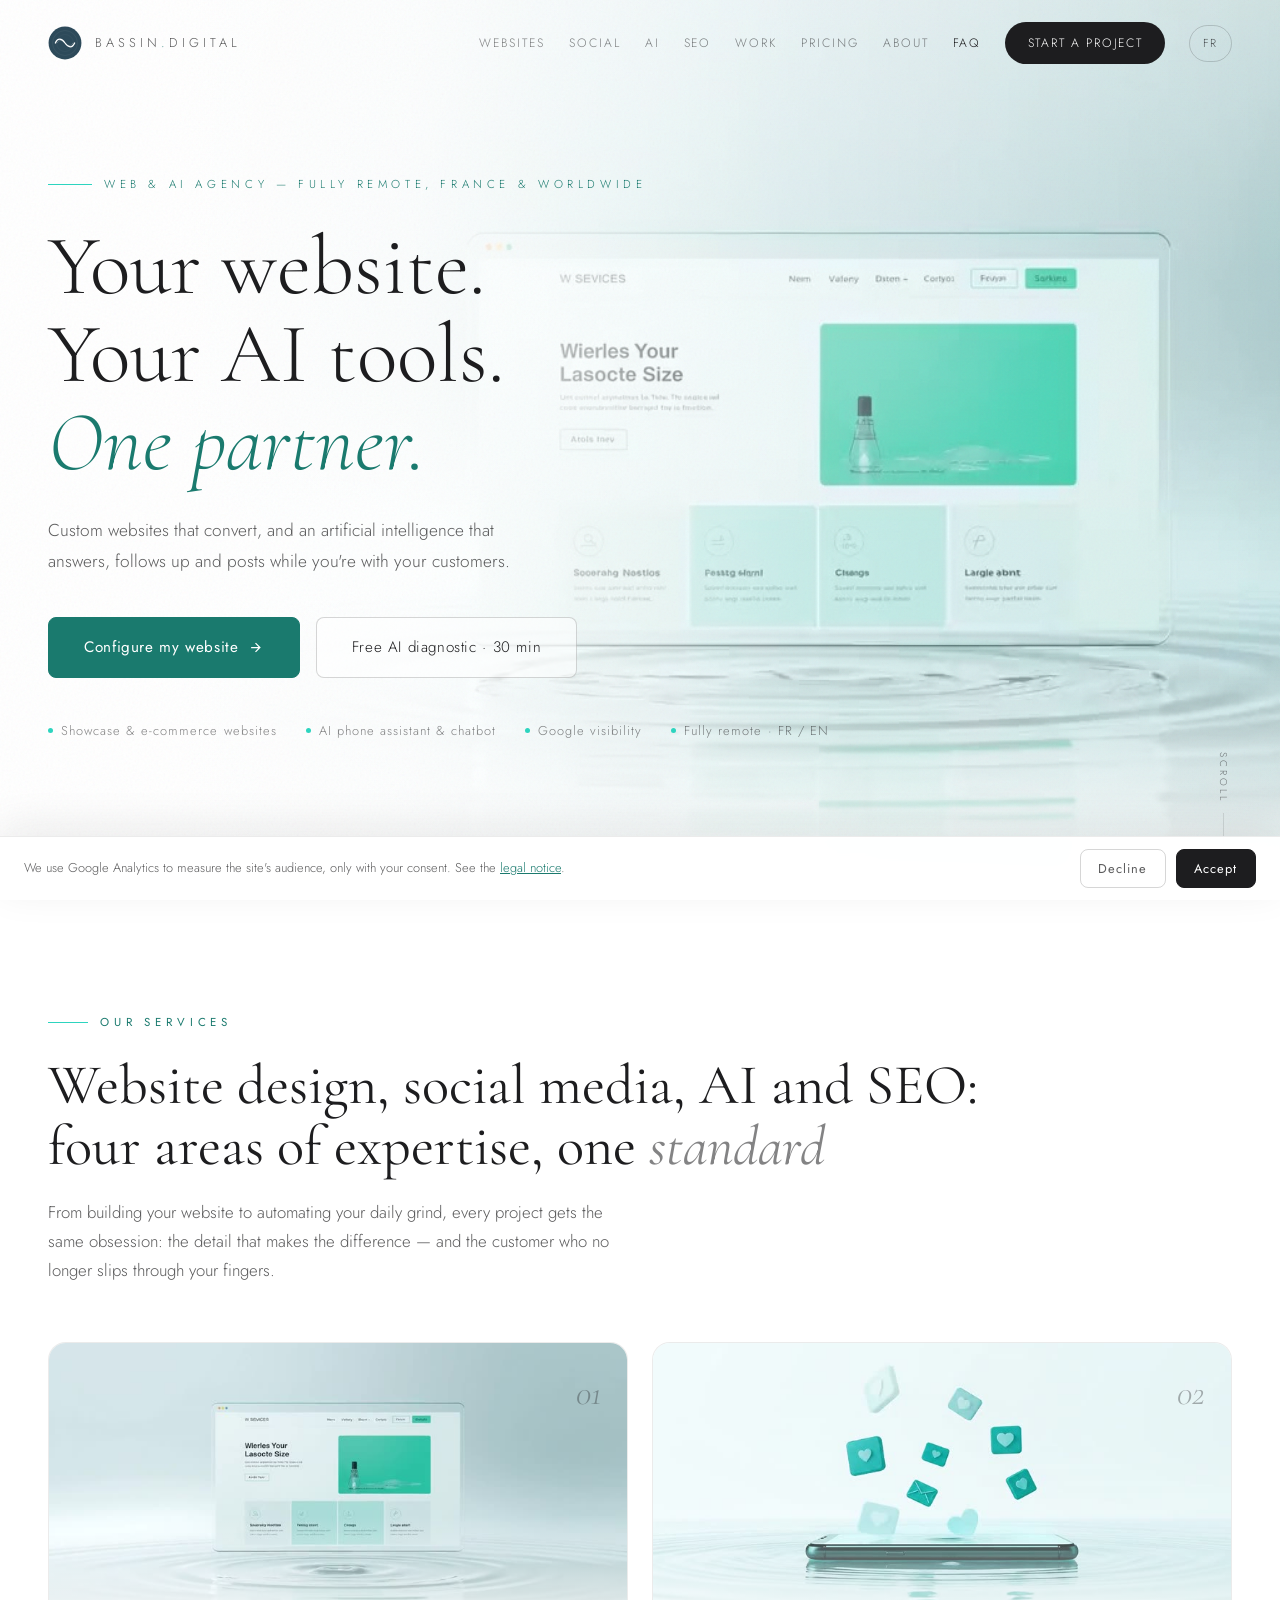
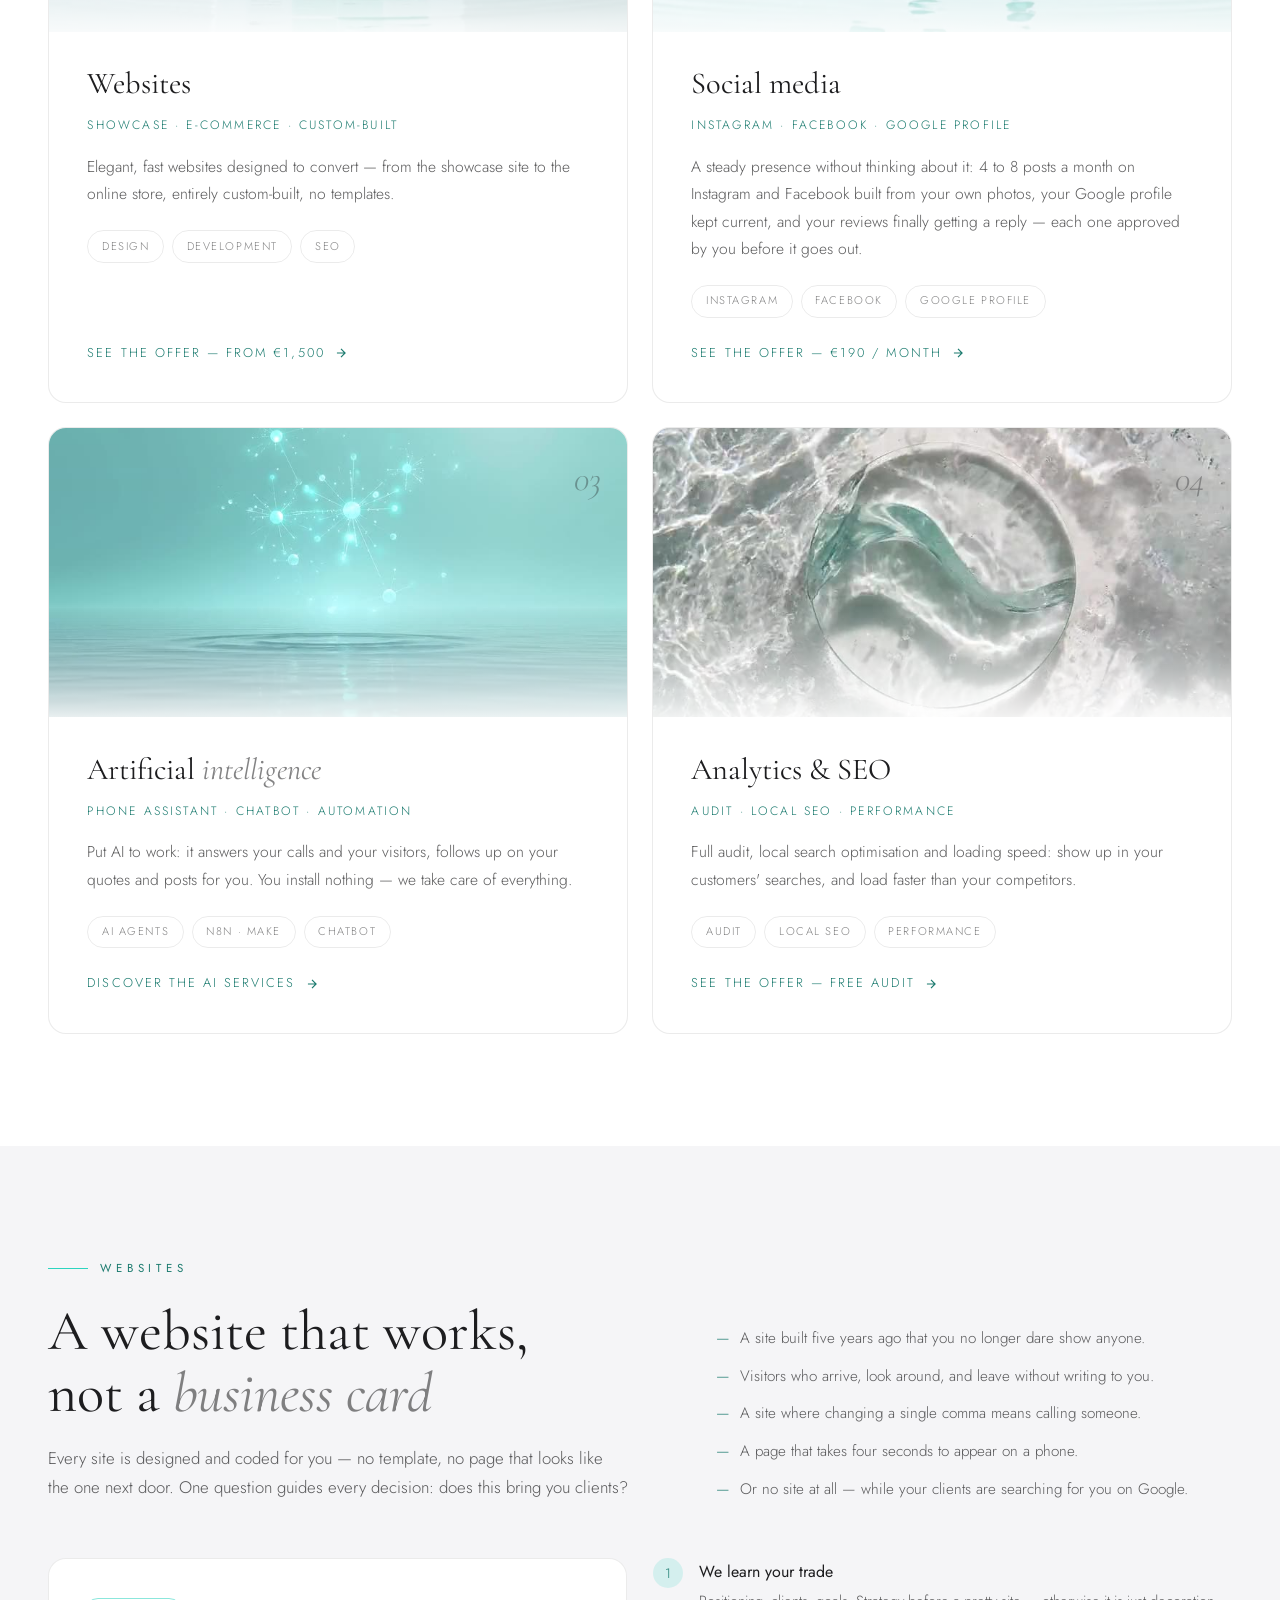
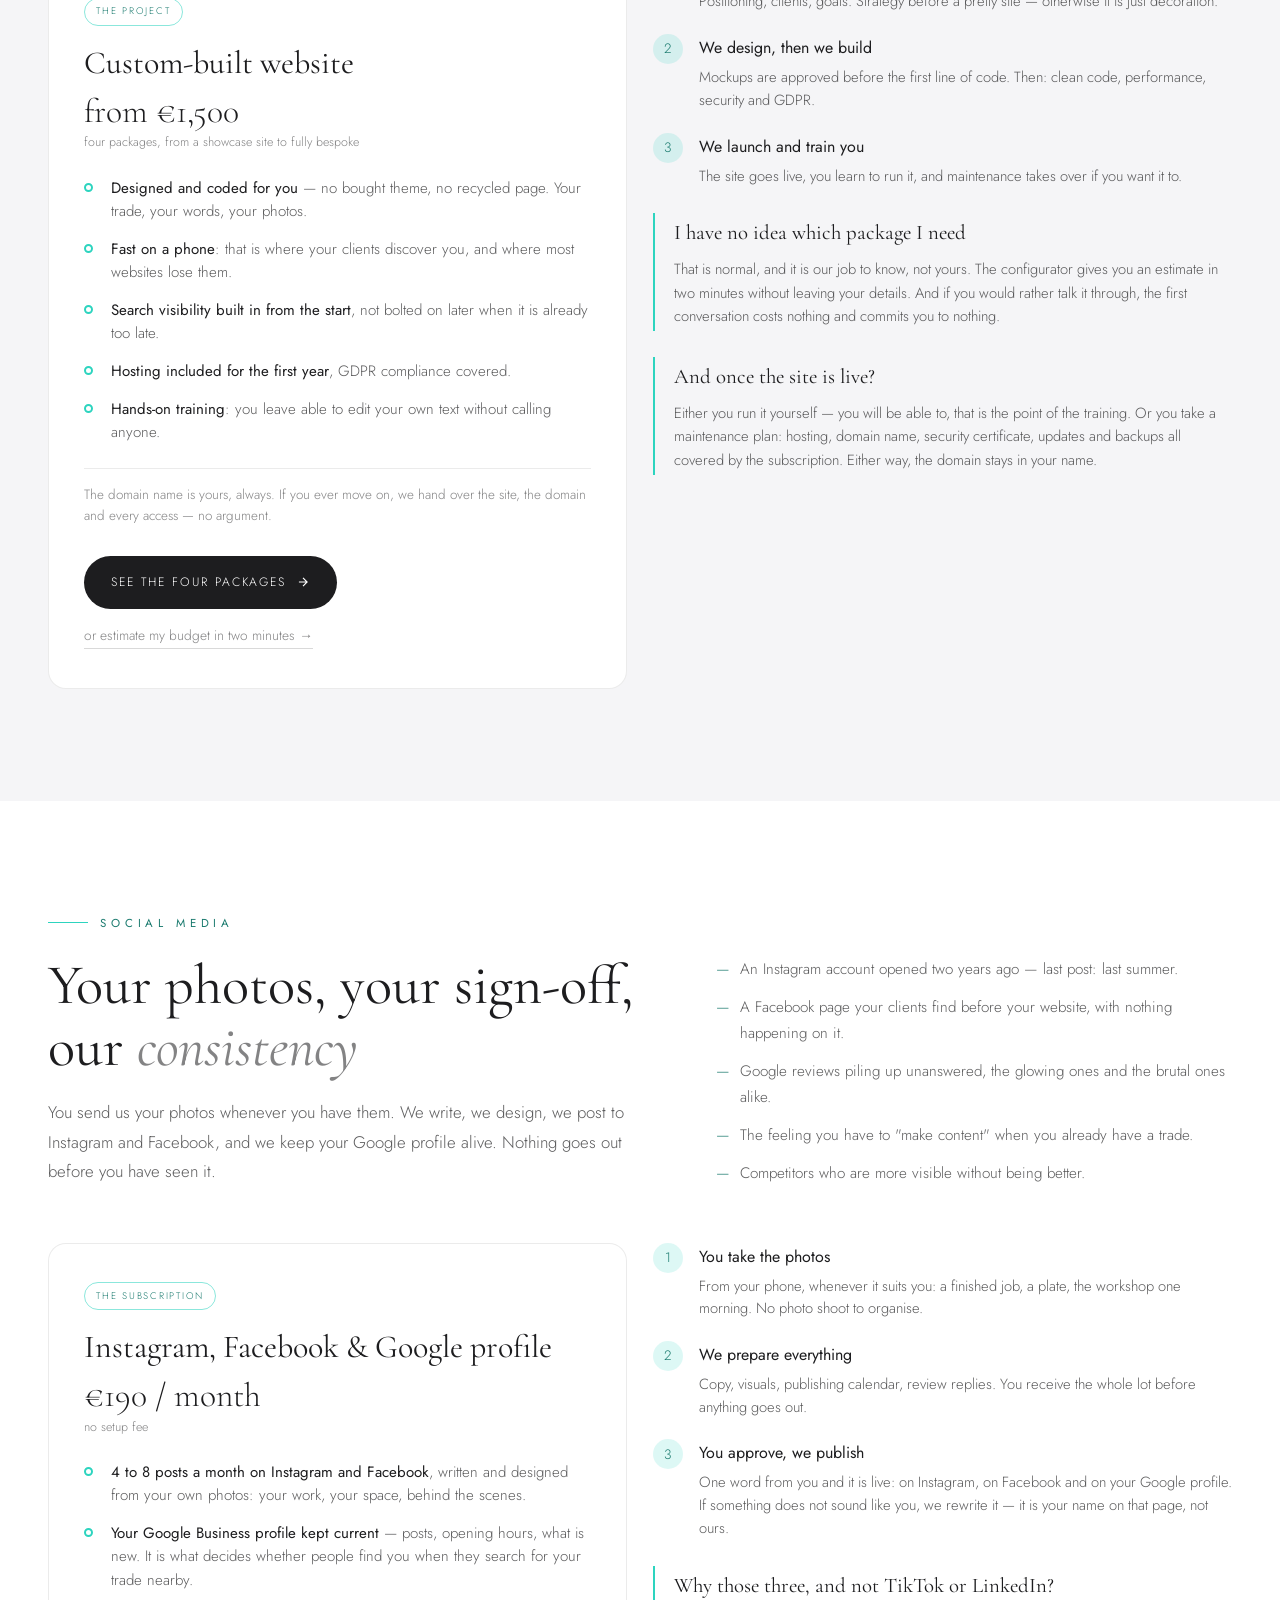
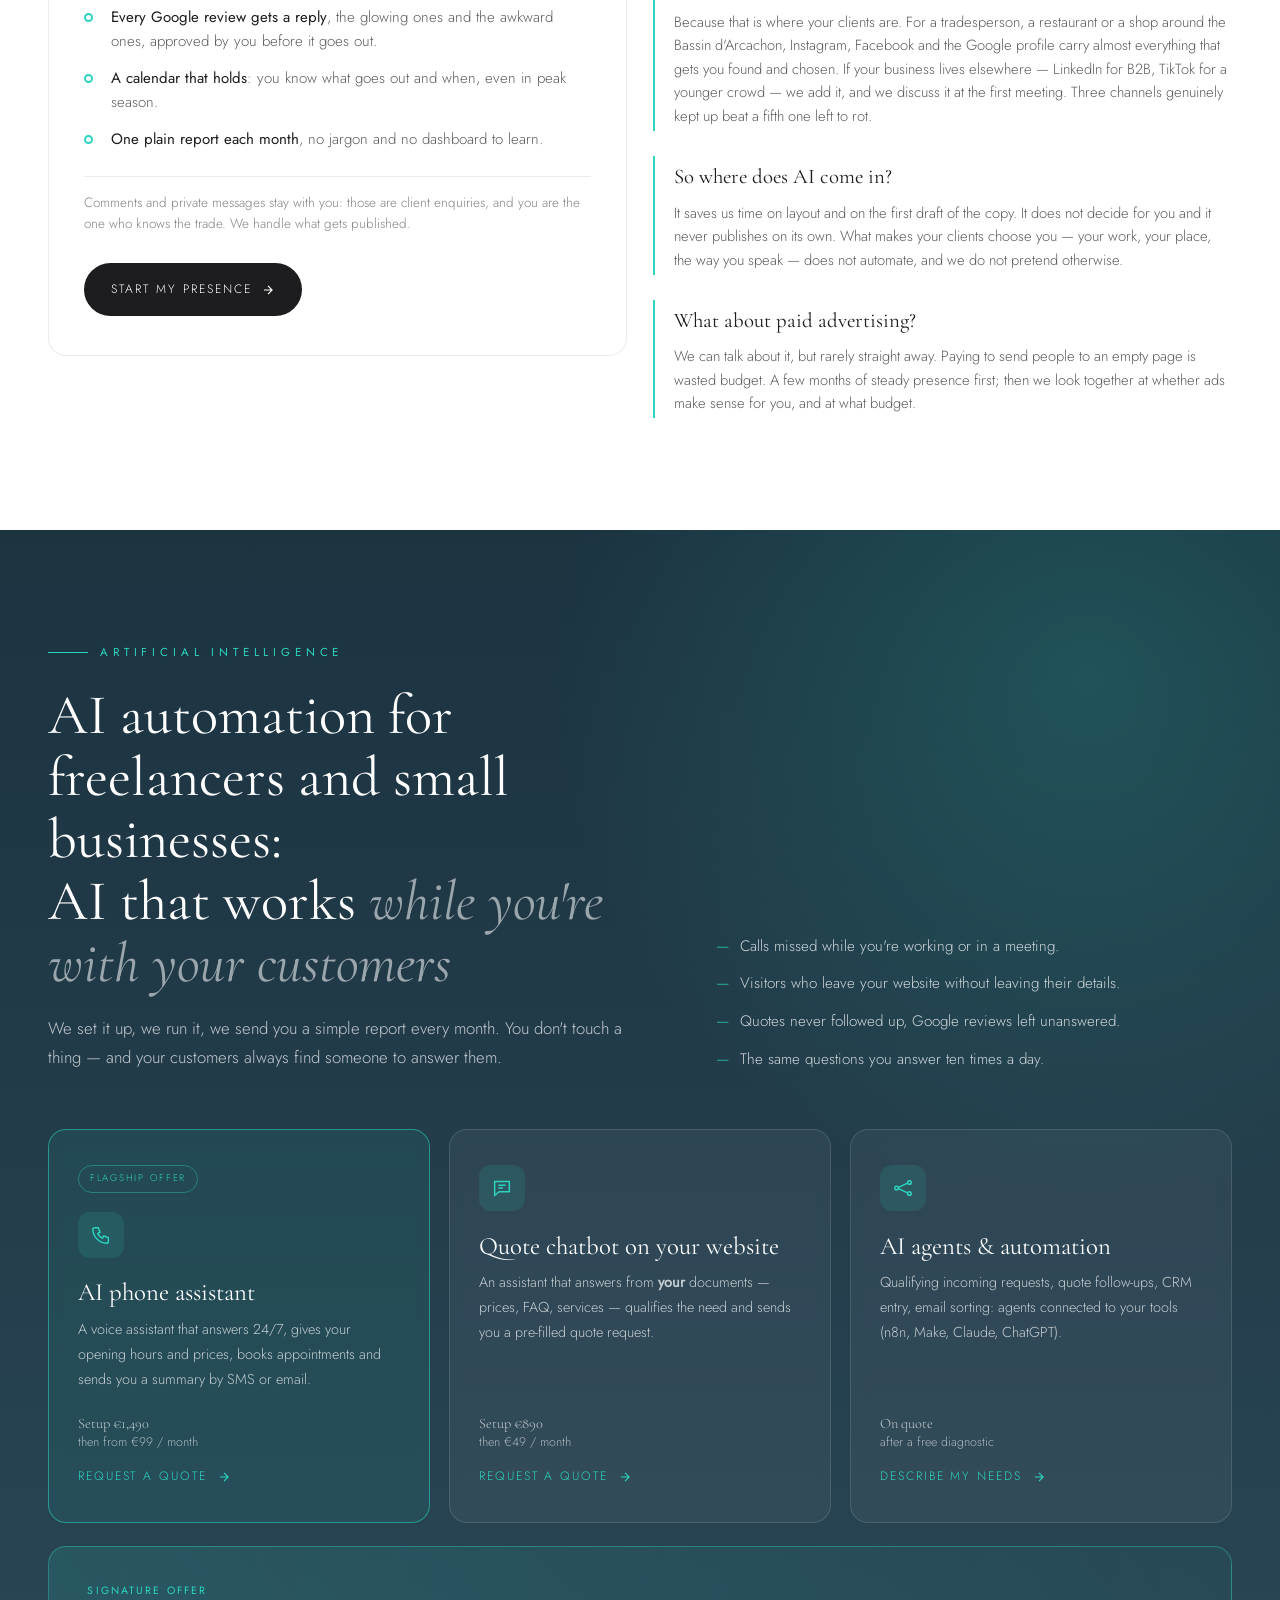
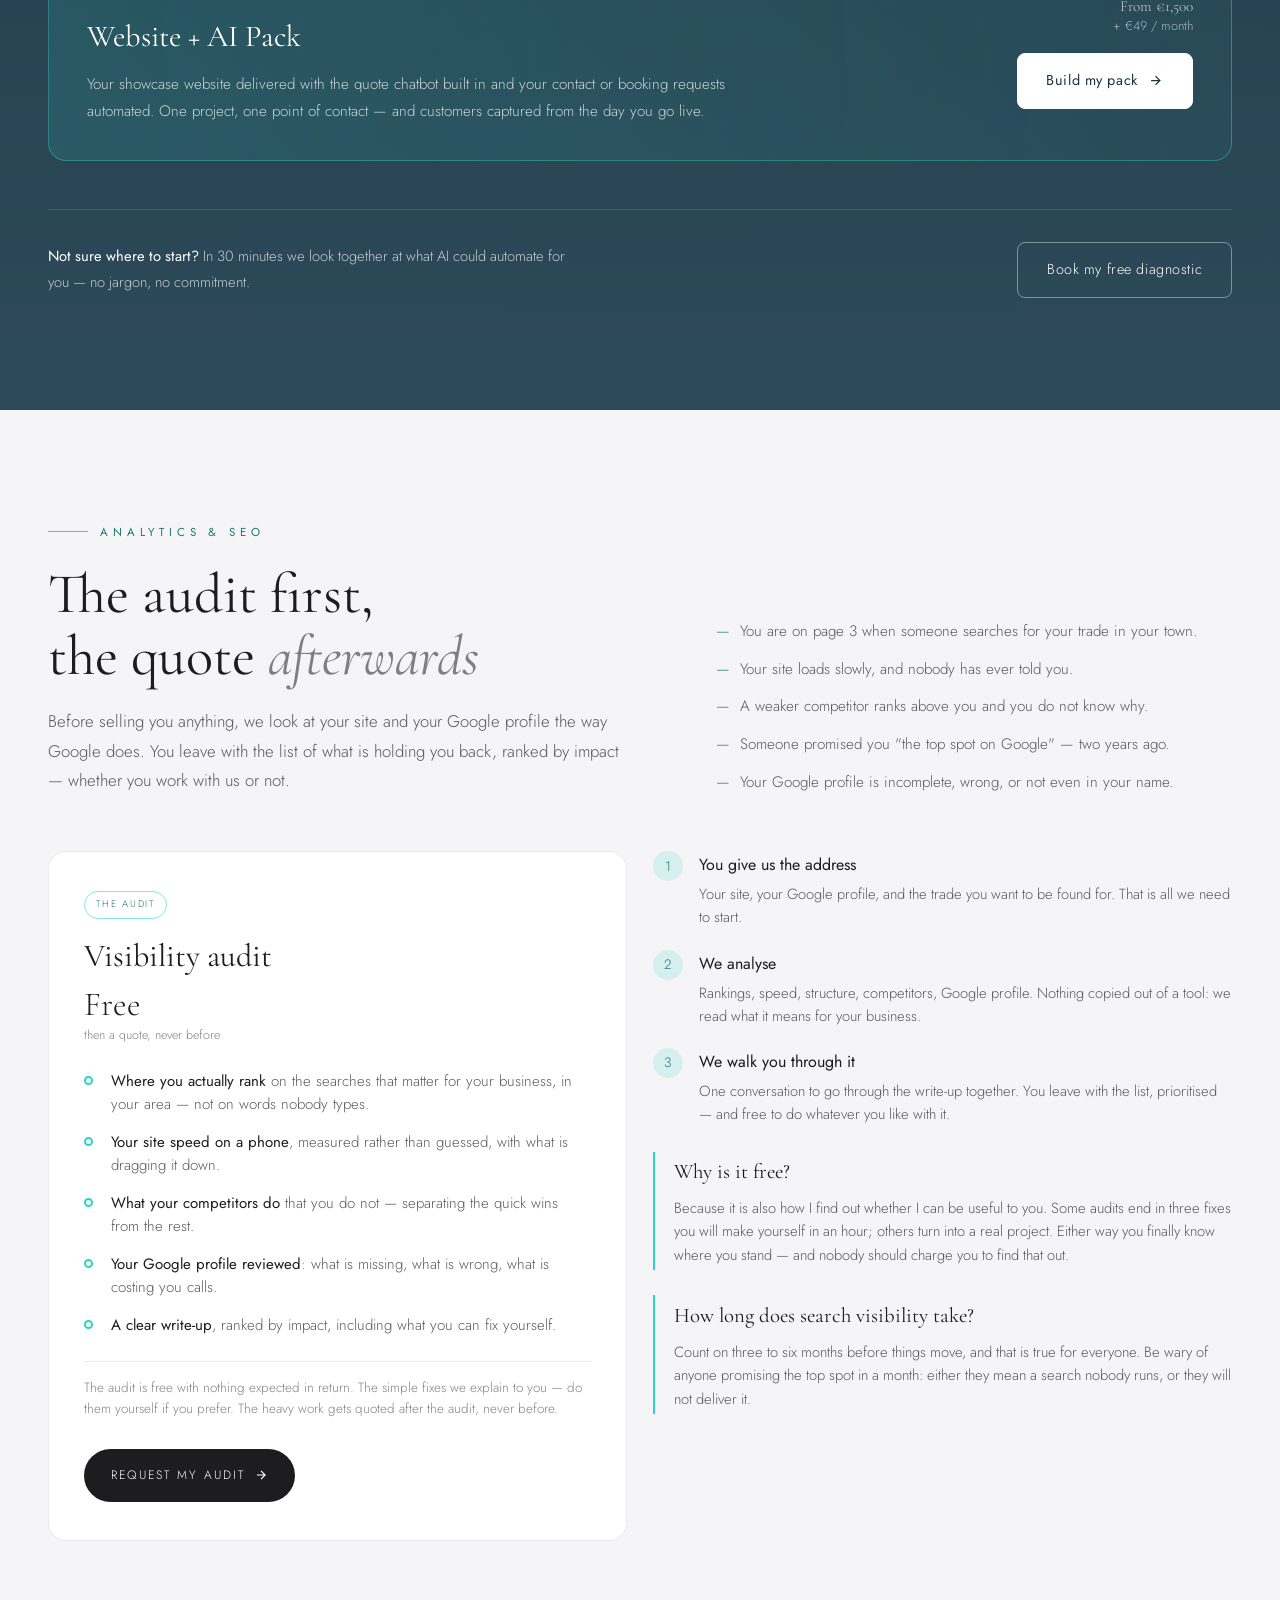
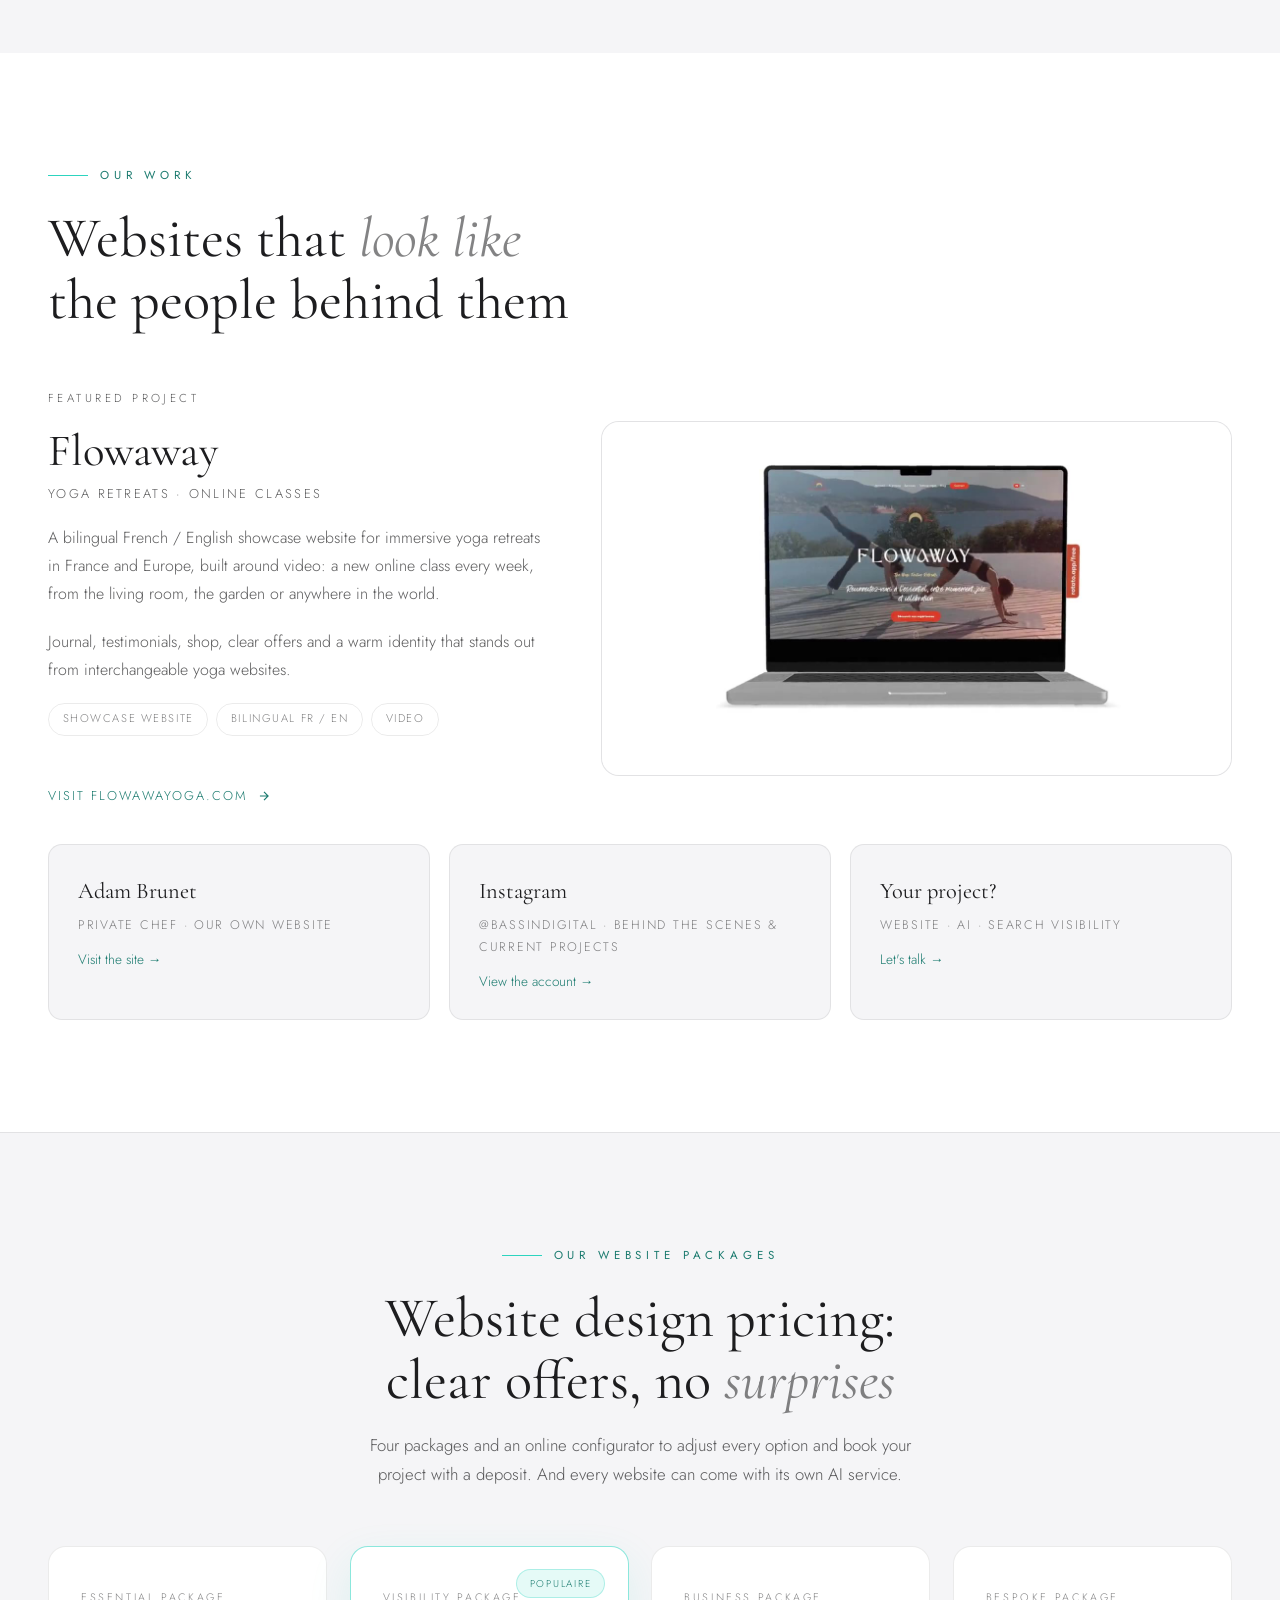
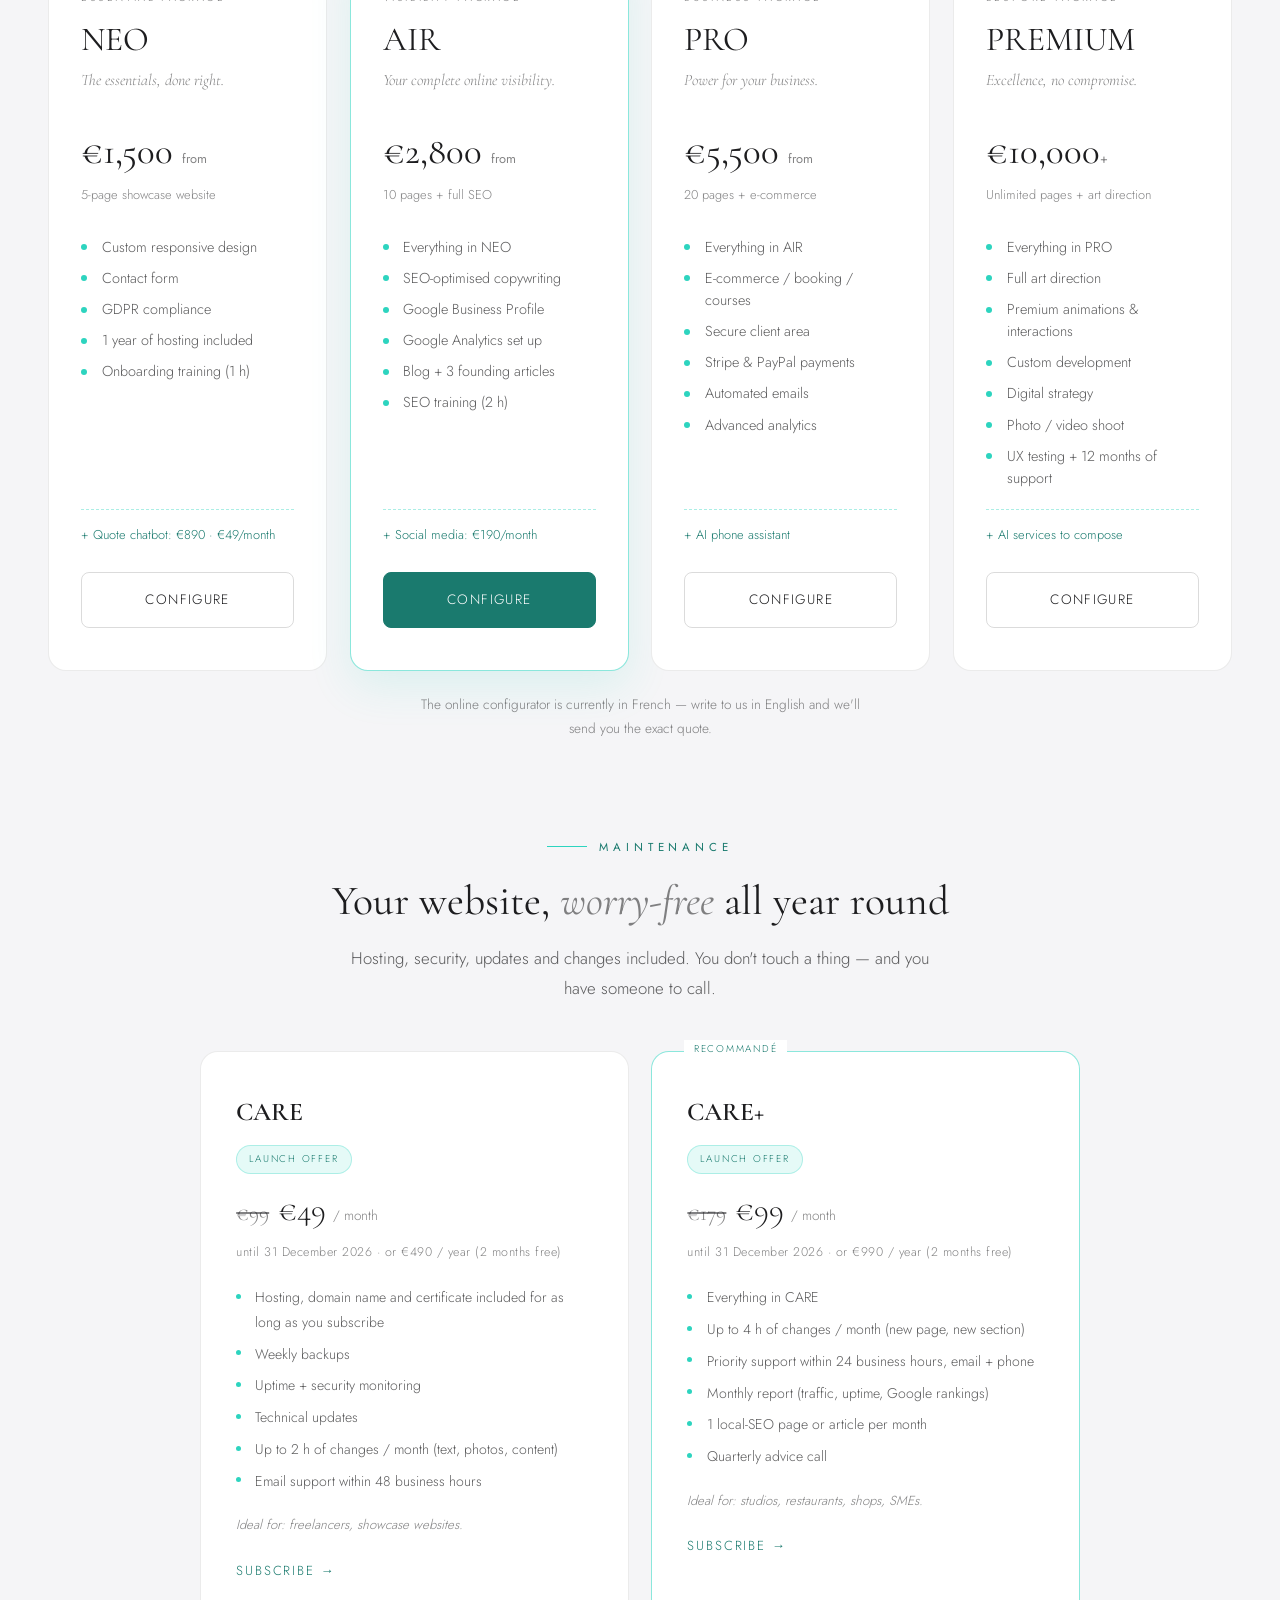
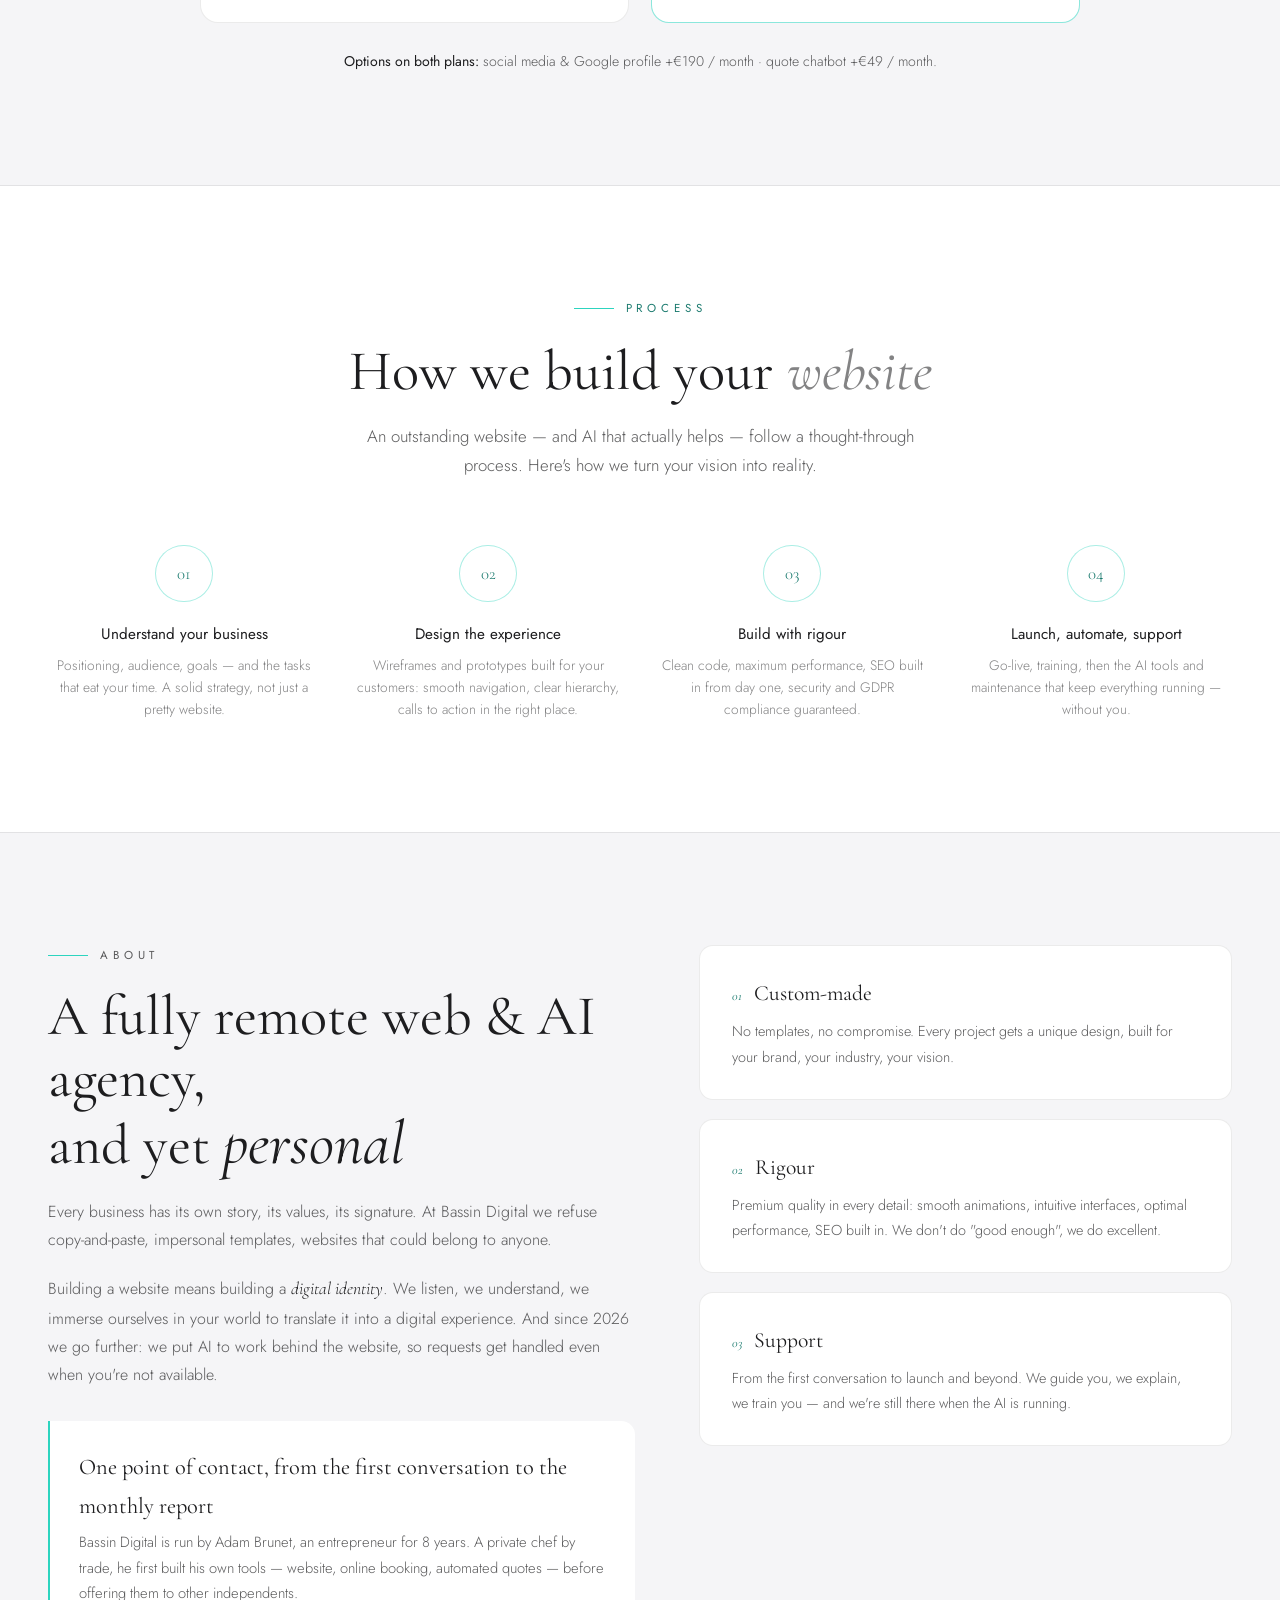
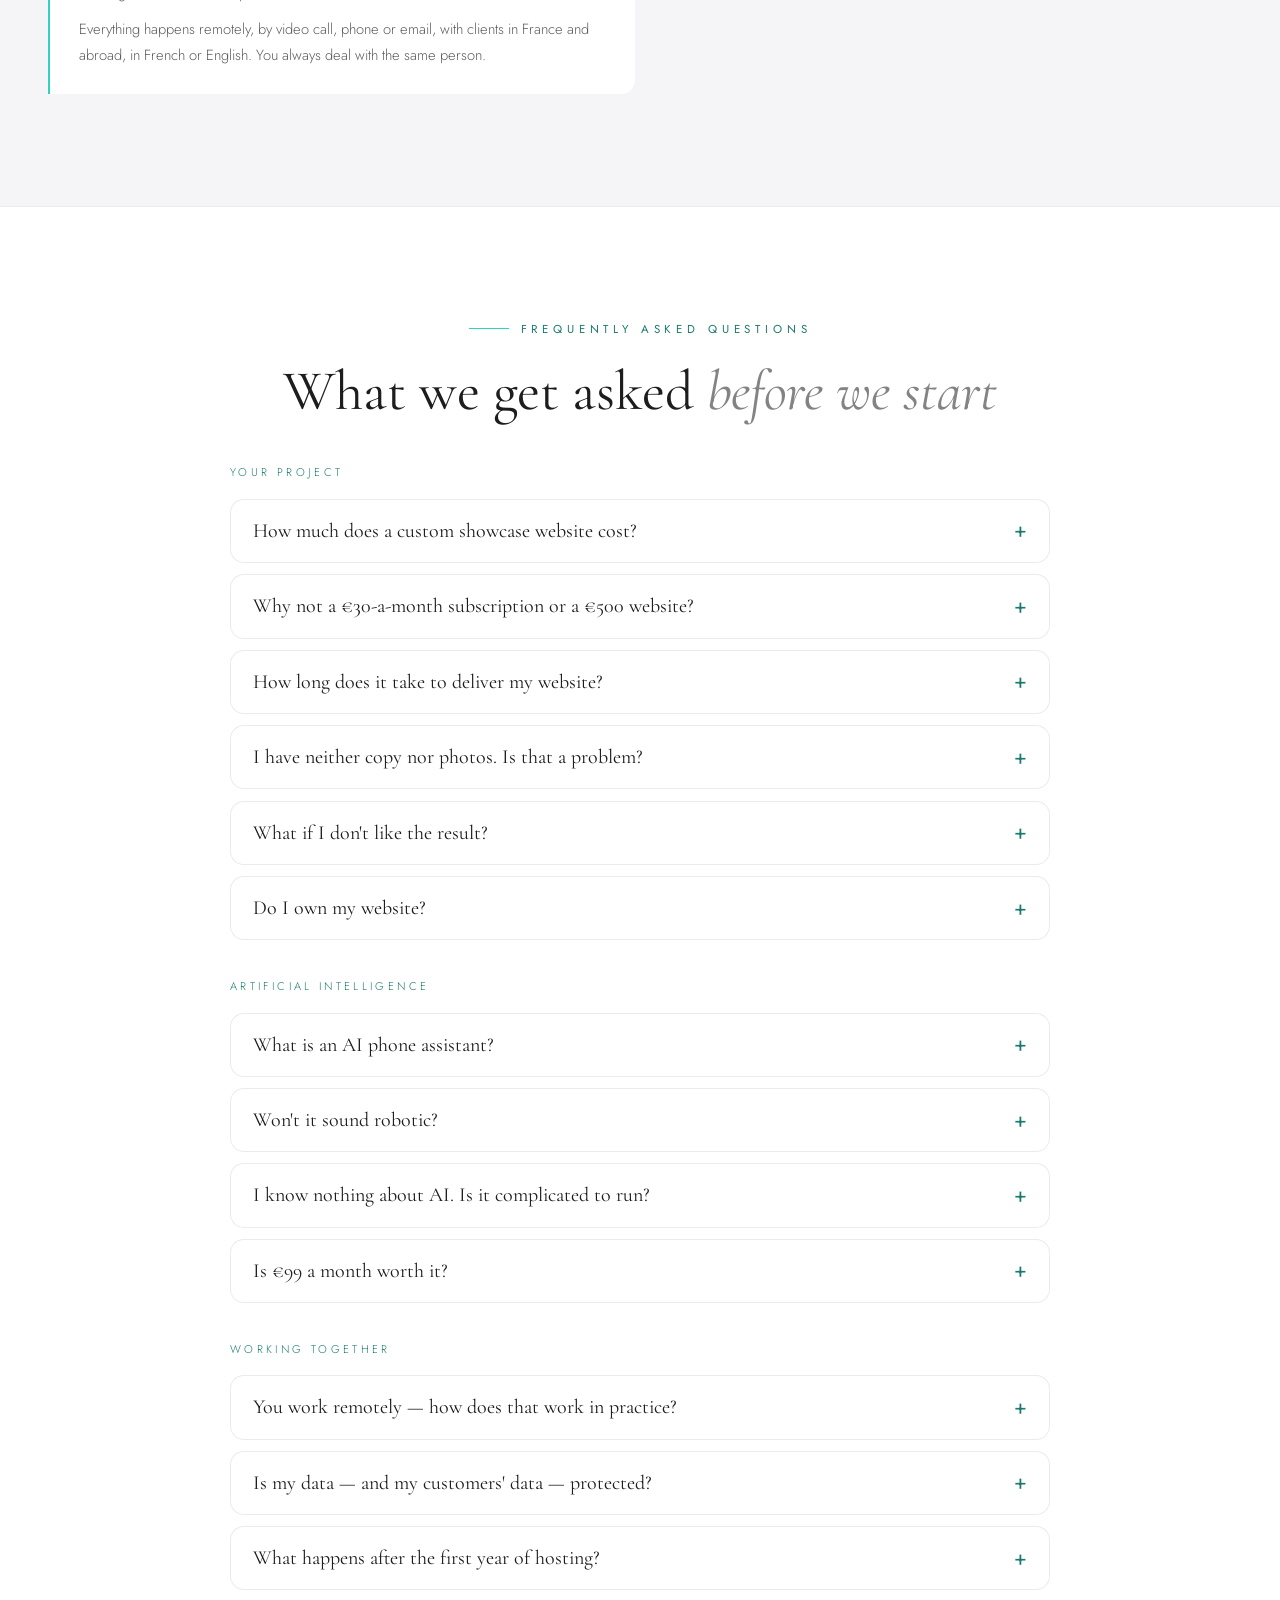
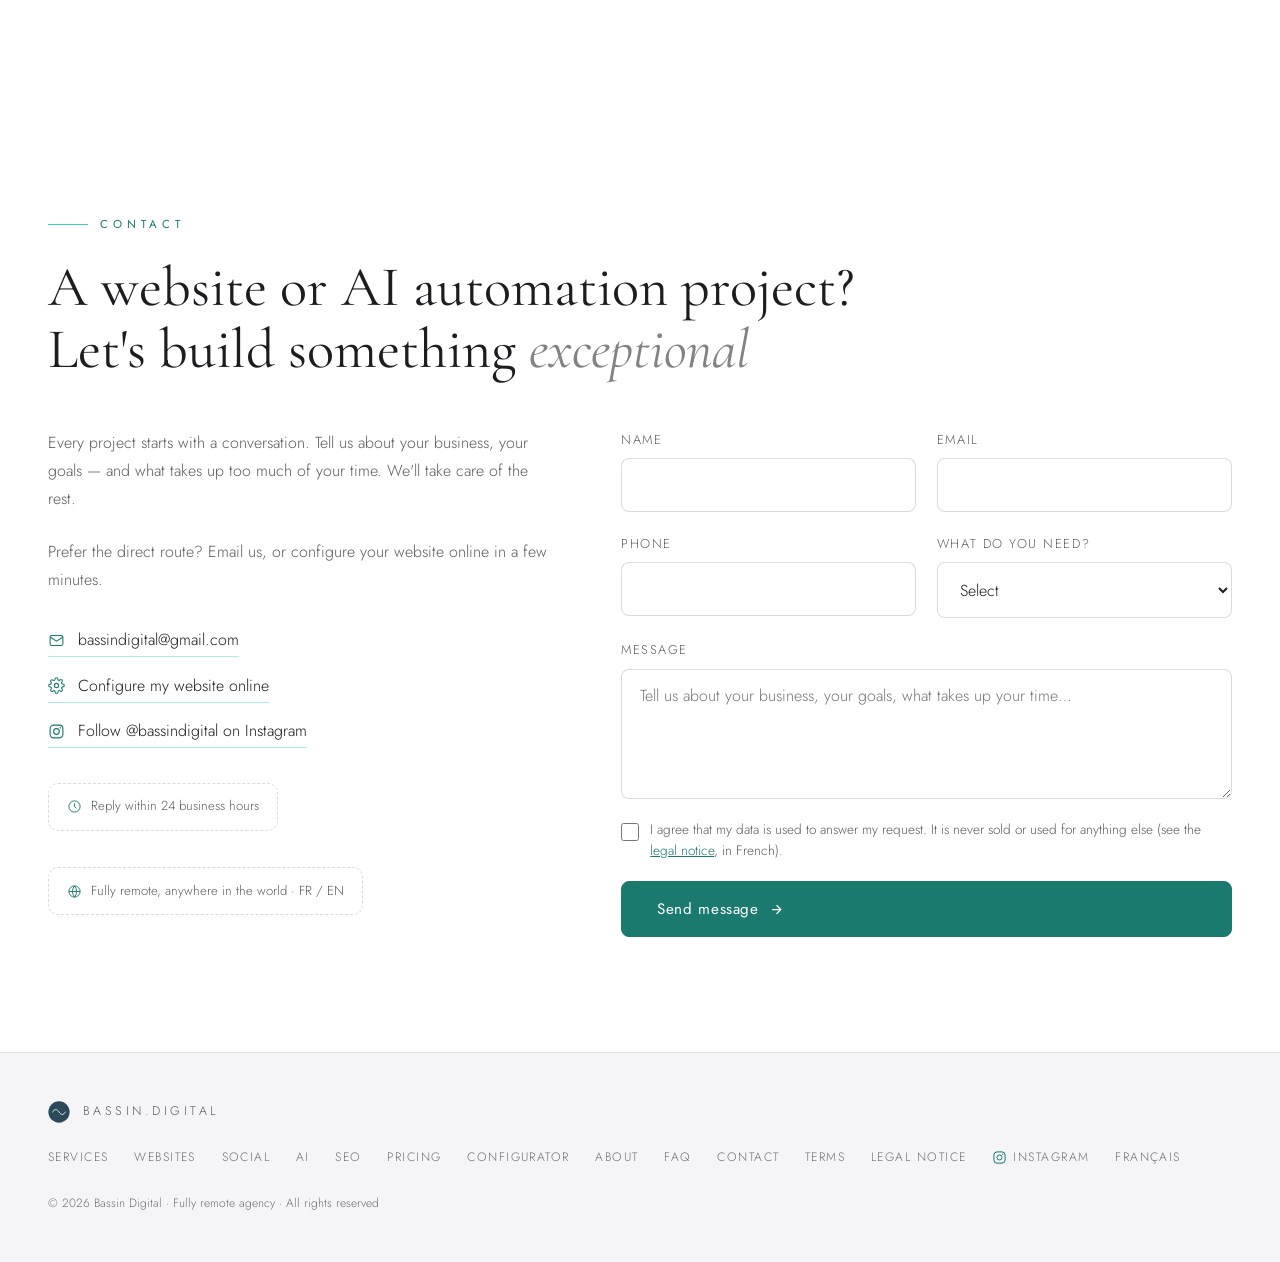
<file: site/en/index.html>
<!DOCTYPE html>
<html lang="en">
<head>
<meta charset="UTF-8">
<meta name="viewport" content="width=device-width, initial-scale=1.0">
<title>Custom Website Design &amp; AI Automation | Bassin Digital</title>
<meta name="description" content="Custom websites from €1,500, AI phone assistant, quote chatbot, social media and Google profile. A fully remote web & AI agency — France and worldwide.">
<meta name="author" content="Bassin Digital">
<meta name="robots" content="index, follow">
<link rel="canonical" href="https://bassindigital.com/en/">
<link rel="alternate" hreflang="fr" href="https://bassindigital.com/">
<link rel="alternate" hreflang="en" href="https://bassindigital.com/en/">
<link rel="alternate" hreflang="x-default" href="https://bassindigital.com/">
<!-- Open Graph -->
<meta property="og:type" content="website">
<meta property="og:title" content="Bassin Digital — Your website. Your AI tools. One partner.">
<meta property="og:description" content="Custom websites, AI automation and online visibility for freelancers, tradespeople and small businesses. Fully remote — France and worldwide.">
<meta property="og:url" content="https://bassindigital.com/en/">
<meta property="og:site_name" content="Bassin Digital">
<meta property="og:locale" content="en_GB">
<meta property="og:locale:alternate" content="fr_FR">
<meta property="og:image" content="https://bassindigital.com/og-image-en.jpg">
<meta property="og:image:width" content="1200">
<meta property="og:image:height" content="630">
<!-- Twitter Card -->
<meta name="twitter:card" content="summary_large_image">
<meta name="twitter:title" content="Bassin Digital — Your website. Your AI tools. One partner.">
<meta name="twitter:description" content="Custom websites, AI automation and online visibility for freelancers, tradespeople and small businesses.">
<meta name="twitter:image" content="https://bassindigital.com/og-image-en.jpg">
<link rel="preload" href="../fonts/cormorant-garamond-latin-300-normal.woff2" as="font" type="font/woff2" crossorigin>
<link rel="preload" href="../fonts/jost-latin-300-normal.woff2" as="font" type="font/woff2" crossorigin>
<link rel="icon" type="image/svg+xml" href="../logo.svg">
<link rel="apple-touch-icon" sizes="180x180" href="../apple-touch-icon.png">
<!-- Schema.org JSON-LD -->
<script type="application/ld+json">
{
  "@context": "https://schema.org",
  "@type": "ProfessionalService",
  "name": "Bassin Digital",
  "url": "https://bassindigital.com/en/",
  "logo": "https://bassindigital.com/logo.svg",
  "image": "https://bassindigital.com/og-image-en.jpg",
  "description": "Web and AI automation agency for freelancers, tradespeople and small businesses: custom websites, AI phone assistant, quote chatbot, social media and Google profile management, SEO audit.",
  "email": "bassindigital@gmail.com",
  "priceRange": "€€-€€€€",
  "areaServed": ["France", "Europe", "Worldwide"],
  "knowsLanguage": ["fr", "en"],
  "sameAs": ["https://www.instagram.com/bassindigital/", "https://www.malt.fr/profile/adambrunet"],
  "hasOfferCatalog": {
    "@type": "OfferCatalog",
    "name": "Our packages",
    "itemListElement": [
      { "@type": "Offer", "name": "NEO — Showcase website", "description": "The turnkey showcase website: custom design, responsive, fast.", "price": "1500", "priceCurrency": "EUR" },
      { "@type": "Offer", "name": "AIR — Website + visibility", "description": "Everything in NEO, plus a real visibility strategy.", "price": "2800", "priceCurrency": "EUR" },
      { "@type": "Offer", "name": "PRO — Business website", "description": "E-commerce, online courses, booking, payment.", "price": "5500", "priceCurrency": "EUR" },
      { "@type": "Offer", "name": "PREMIUM — Fully bespoke", "description": "The complete Bassin Digital experience.", "price": "10000", "priceCurrency": "EUR" },
      { "@type": "Offer", "name": "AI phone assistant", "description": "A voice assistant that answers 24/7, books appointments and sends a summary. Setup fee, then from €99/month.", "price": "1490", "priceCurrency": "EUR" },
      { "@type": "Offer", "name": "Quote chatbot on your website", "description": "An assistant that answers from your own documents and sends pre-filled quote requests. Setup fee, then €49/month.", "price": "890", "priceCurrency": "EUR" },
      { "@type": "Offer", "name": "Instagram, Facebook & Google profile", "description": "4 to 8 posts a month on Instagram and Facebook built from your own photos, Google Business profile kept current and replies to your Google reviews, approved by you before they go out. Monthly subscription, no setup fee.", "price": "190", "priceCurrency": "EUR" },
      { "@type": "Offer", "name": "CARE maintenance", "description": "Hosting, backups, monitoring, updates and 2 hours of changes a month. Launch offer €49/month.", "price": "49", "priceCurrency": "EUR" }
    ]
  }
}
</script>
<script type="application/ld+json">
{
  "@context": "https://schema.org",
  "@type": "FAQPage",
  "mainEntity": [
    { "@type": "Question", "name": "How much does a custom showcase website cost?", "acceptedAnswer": { "@type": "Answer", "text": "From €1,500 for the NEO package: 5 pages, custom design, contact form, GDPR compliance and one year of hosting included. The online configurator gives you an exact price in a few minutes; a 30% deposit books the project." } },
    { "@type": "Question", "name": "Why not a €30-a-month subscription or a €500 website?", "acceptedAnswer": { "@type": "Answer", "text": "Because they are not the same thing. With a subscription you rent a website: you pay for as long as you use it, it looks like thousands of others, and the day you leave you leave empty-handed. Here you buy yours: built for your trade, it belongs to you, source code included. If a €500 website is enough for your project, tell us plainly — we would rather say so than oversell you." } },
    { "@type": "Question", "name": "How long does it take to deliver my website?", "acceptedAnswer": { "@type": "Answer", "text": "It depends on the package and on how quickly we exchange: a showcase website is usually delivered within a few weeks once we have your content; a business or bespoke website takes longer. The timeline is set at the start and written into the quote." } },
    { "@type": "Question", "name": "I have neither copy nor photos. Is that a problem?", "acceptedAnswer": { "@type": "Answer", "text": "No, and it is very common. We write the copy from an interview with you — you know your trade, we know how to write it for the web and for Google. For images we use your existing photos, quality stock libraries, or we organise a shoot (included in the PREMIUM package)." } },
    { "@type": "Question", "name": "What if I don't like the result?", "acceptedAnswer": { "@type": "Answer", "text": "You never discover the website at the end. You approve a design mock-up first, then the developed website, and each stage includes two rounds of feedback. Nothing goes live without your approval." } },
    { "@type": "Question", "name": "Do I own my website?", "acceptedAnswer": { "@type": "Answer", "text": "Yes, entirely: the code, the design, the content and the domain name are yours. No subscription is required: CARE maintenance is optional. While you are on CARE, hosting, the domain and the certificate are covered by the plan; if you stop it, we hand over the website and every access, and those costs become yours." } },
    { "@type": "Question", "name": "What is an AI phone assistant?", "acceptedAnswer": { "@type": "Answer", "text": "A voice assistant that answers your calls 24/7 in your company's name, gives your opening hours and prices, books appointments and sends you a summary by SMS or email. You listen to a sample before deciding. Setup €1,490, then from €99 a month." } },
    { "@type": "Question", "name": "Won't it sound robotic?", "acceptedAnswer": { "@type": "Answer", "text": "Listen and judge for yourself: we play you a sample before any commitment, with your wording and your answers. And the assistant introduces itself as one — we never let your customers believe they are talking to a human. The real question is not whether it is perfect, it is whether it beats a phone ringing into the void." } },
    { "@type": "Question", "name": "I know nothing about AI. Is it complicated to run?", "acceptedAnswer": { "@type": "Answer", "text": "You have nothing to install, nothing to learn and nothing to monitor. We configure it, connect it to your tools, test it with you, and you get a simple report every month. That is exactly the work you are handing over." } },
    { "@type": "Question", "name": "Is €99 a month worth it?", "acceptedAnswer": { "@type": "Answer", "text": "Ask it the other way round: what does one extra customer bring you, and how many calls or enquiries slip past you each week because you are out on site? If the answer is none, the subscription is useless — and we will tell you so. Otherwise it pays for itself quickly. And if you would rather start small, social media and Google profile management begins at €190 a month with no setup fee." } },
    { "@type": "Question", "name": "You work remotely — how does that work in practice?", "acceptedAnswer": { "@type": "Answer", "text": "A first video or phone call to understand your business, then a shared workspace where you follow progress and drop your content. Approvals happen in writing, milestones over video. Our clients are in France, in Europe and beyond, in French or English; invoicing is in euros." } },
    { "@type": "Question", "name": "Is my data — and my customers' data — protected?", "acceptedAnswer": { "@type": "Answer", "text": "Yes. Websites are delivered GDPR-compliant: consent before any audience tracking, form data used only to answer you, secure hosting. When we process data on your behalf — form, chatbot, automation — we act as a processor, under a written agreement." } },
    { "@type": "Question", "name": "What happens after the first year of hosting?", "acceptedAnswer": { "@type": "Answer", "text": "Two options. The CARE plan: hosting, domain name, backups, updates and 2 hours of changes a month, all included (€49 a month as a launch offer). Or you take over: we hand over the website, the domain name and every access, and you pay for hosting and the domain directly — expect a few tens of euros a year." } }
  ]
}
</script>
<style>
/* ─── POLICES ─── */
@font-face { font-family: 'Cormorant Garamond'; font-style: normal; font-weight: 300; font-display: swap; src: url(../fonts/cormorant-garamond-latin-300-normal.woff2) format('woff2'); }
@font-face { font-family: 'Cormorant Garamond'; font-style: italic; font-weight: 300; font-display: swap; src: url(../fonts/cormorant-garamond-latin-300-italic.woff2) format('woff2'); }
@font-face { font-family: 'Cormorant Garamond'; font-style: normal; font-weight: 400; font-display: swap; src: url(../fonts/cormorant-garamond-latin-400-normal.woff2) format('woff2'); }
@font-face { font-family: 'Cormorant Garamond'; font-style: italic; font-weight: 400; font-display: swap; src: url(../fonts/cormorant-garamond-latin-400-italic.woff2) format('woff2'); }
@font-face { font-family: 'Cormorant Garamond'; font-style: normal; font-weight: 500; font-display: swap; src: url(../fonts/cormorant-garamond-latin-500-normal.woff2) format('woff2'); }
@font-face { font-family: 'Cormorant Garamond'; font-style: normal; font-weight: 600; font-display: swap; src: url(../fonts/cormorant-garamond-latin-600-normal.woff2) format('woff2'); }
@font-face { font-family: 'Jost'; font-style: normal; font-weight: 200; font-display: swap; src: url(../fonts/jost-latin-200-normal.woff2) format('woff2'); }
@font-face { font-family: 'Jost'; font-style: normal; font-weight: 300; font-display: swap; src: url(../fonts/jost-latin-300-normal.woff2) format('woff2'); }
@font-face { font-family: 'Jost'; font-style: normal; font-weight: 400; font-display: swap; src: url(../fonts/jost-latin-400-normal.woff2) format('woff2'); }

*, *::before, *::after { margin: 0; padding: 0; box-sizing: border-box; }
:root {
  --teal: #2dd4bf;
  --teal-dark: #1a7a6e;
  --ink: #1d1d1f;
  --ink-soft: rgba(29,29,31,0.72);
  --ink-muted: rgba(29,29,31,0.55);
  --line: rgba(0,0,0,0.08);
  --bg-soft: #f5f5f7;
  --deep: #2D4A5A;
  --deep-dark: #1c3340;
  --serif: 'Cormorant Garamond', Georgia, 'Times New Roman', serif;
  --sans: 'Jost', 'Helvetica Neue', Arial, sans-serif;
}
html { scroll-behavior: smooth; scroll-padding-top: 90px; }
body {
  background: #ffffff;
  color: var(--ink);
  font-family: var(--sans);
  font-weight: 300;
  font-size: 16px;
  line-height: 1.75;
  -webkit-font-smoothing: antialiased;
  overflow-x: hidden;
}
body.menu-open { overflow: hidden; }
::selection { background: rgba(45,212,191,0.25); }
a:focus-visible, button:focus-visible, input:focus-visible, select:focus-visible, textarea:focus-visible {
  outline: 2px solid var(--teal-dark);
  outline-offset: 3px;
  border-radius: 4px;
}
img, video { max-width: 100%; display: block; }
/* ─── SKIP LINK ─── */
.skip-link {
  position: absolute; top: -60px; left: 1rem; z-index: 1000;
  background: var(--ink); color: #fff; padding: 0.7rem 1.2rem; border-radius: 6px;
  text-decoration: none; font-size: 0.85rem; transition: top 0.3s;
}
.skip-link:focus { top: 1rem; }
/* ─── NAV ─── */
nav.main-nav {
  position: fixed; top: 0; left: 0; right: 0; z-index: 200;
  display: flex; align-items: center; justify-content: space-between;
  padding: 1.4rem 3rem;
  transition: background 0.4s ease, box-shadow 0.4s ease, padding 0.4s ease;
}
nav.main-nav.scrolled {
  background: rgba(255,255,255,0.88);
  backdrop-filter: blur(12px); -webkit-backdrop-filter: blur(12px);
  box-shadow: 0 1px 0 var(--line);
  padding: 0.9rem 3rem;
}
.nav-logo-wrap { display: flex; align-items: center; gap: 0.8rem; text-decoration: none; }
.nav-logo-svg { width: 34px; height: 34px; flex-shrink: 0; }
.nav-logo { font-size: 0.8rem; letter-spacing: 0.32em; text-transform: uppercase; color: var(--ink-soft); }
.nav-logo span { color: var(--teal-dark); }
.nav-links { display: flex; gap: 1.5rem; align-items: center; }
.nav-link {
  font-size: 0.76rem; letter-spacing: 0.16em; text-transform: uppercase;
  color: var(--ink-muted); text-decoration: none; transition: color 0.3s; padding: 0.4rem 0;
}
.nav-link:hover, .nav-link.active { color: var(--ink); }
.nav-cta {
  font-size: 0.76rem; letter-spacing: 0.14em; text-transform: uppercase; color: #ffffff;
  background: var(--ink); padding: 0.65rem 1.4rem; border-radius: 2rem; text-decoration: none;
  transition: background 0.3s, transform 0.3s;
}
.nav-cta:hover { background: var(--teal-dark); transform: translateY(-1px); }
.lang-switch { font-size: 0.72rem; letter-spacing: 0.16em; text-transform: uppercase; color: var(--ink-soft); text-decoration: none; border: 1px solid rgba(0,0,0,0.16); border-radius: 2rem; padding: 0.45rem 0.8rem; transition: border-color 0.3s, color 0.3s; }
.lang-switch:hover { border-color: var(--ink); color: var(--ink); }
.panel-nav a.panel-lang { margin-top: 0.4rem; font-size: 0.78rem; color: var(--ink-muted); }
.burger {
  display: none; flex-direction: column; align-items: flex-end; gap: 6px;
  background: none; border: none; cursor: pointer; padding: 8px; z-index: 310;
}
.burger span { display: block; height: 1.5px; background: var(--ink); transition: transform 0.4s ease, width 0.4s ease; transform-origin: right; }
.burger span:first-child { width: 26px; }
.burger span:last-child { width: 16px; }
.burger.on span:first-child { transform: translateY(3.75px) rotate(45deg); width: 26px; }
.burger.on span:last-child { transform: translateY(-3.75px) rotate(-45deg); width: 26px; }
.backdrop { position: fixed; inset: 0; z-index: 250; background: rgba(0,0,0,0); transition: background 0.5s ease; pointer-events: none; }
.backdrop.on { background: rgba(0,0,0,0.5); pointer-events: all; }
.panel {
  position: fixed; top: 0; right: 0; bottom: 0; z-index: 300;
  width: min(300px, 85vw); background: #ffffff; display: flex; flex-direction: column;
  transform: translateX(100%); transition: transform 0.55s cubic-bezier(0.76,0,0.24,1); visibility: hidden;
}
.panel.on { transform: translateX(0); visibility: visible; }
.panel-line { position: absolute; top: 20%; left: 0; bottom: 20%; width: 1px; background: var(--teal); opacity: 0.4; }
.panel-head { padding: 1.4rem 1.5rem; display: flex; justify-content: flex-end; }
.x-btn { width: 40px; height: 40px; background: none; border: none; cursor: pointer; display: flex; align-items: center; justify-content: center; position: relative; }
.x-btn::before, .x-btn::after { content: ''; position: absolute; width: 20px; height: 1.5px; background: var(--ink-muted); transition: background 0.3s; }
.x-btn::before { transform: rotate(45deg); }
.x-btn::after { transform: rotate(-45deg); }
.x-btn:hover::before, .x-btn:hover::after { background: var(--ink); }
.panel-nav { flex: 1; display: flex; flex-direction: column; align-items: center; justify-content: center; gap: 0.3rem; }
.panel-nav a {
  font-size: 0.92rem; letter-spacing: 0.2em; text-transform: uppercase; color: var(--ink-soft);
  text-decoration: none; padding: 0.75rem 0; opacity: 0; transform: translateX(12px);
  transition: opacity 0.4s ease, transform 0.5s ease, color 0.3s;
}
.panel.on .panel-nav a { opacity: 1; transform: translateX(0); }
.panel-nav a:nth-child(1) { transition-delay: 0.10s; }
.panel-nav a:nth-child(2) { transition-delay: 0.15s; }
.panel-nav a:nth-child(3) { transition-delay: 0.20s; }
.panel-nav a:nth-child(4) { transition-delay: 0.25s; }
.panel-nav a:nth-child(5) { transition-delay: 0.30s; }
.panel-nav a:nth-child(6) { transition-delay: 0.35s; }
.panel-nav a:nth-child(7) { transition-delay: 0.40s; }
.panel-nav a:nth-child(8) { transition-delay: 0.45s; }
.panel-nav a:hover { color: var(--ink); }
.panel-nav a.panel-cta { margin-top: 1rem; color: var(--teal-dark); }
@media (max-width: 1180px) {
  nav.main-nav { padding: 1.1rem 1.5rem; }
  nav.main-nav.scrolled { padding: 0.8rem 1.5rem; }
  .nav-links { display: none; }
  .burger { display: flex; }
}
/* ─── HERO (vidéo) ─── */
#hero {
  position: relative; min-height: 100svh; display: flex; align-items: center;
  overflow: hidden; background: #ffffff;
}
.hero-media { position: absolute; inset: 0; overflow: hidden; }
.hero-poster { position: absolute; inset: 0; width: 100%; height: 100%; object-fit: cover; object-position: 50% center; }
.hero-video { position: absolute; inset: 0; width: 100%; height: 100%; object-fit: cover; object-position: 50% center; transition: opacity 0.8s ease; }
@media (min-width: 861px) { .hero-poster, .hero-video { left: 14%; width: 124%; } }
.hero-veil {
  position: absolute; inset: 0;
  background:
    linear-gradient(90deg, #ffffff 0%, #ffffff 14%, rgba(255,255,255,0.9) 32%, rgba(255,255,255,0.35) 62%, rgba(255,255,255,0.05) 100%),
    linear-gradient(180deg, rgba(255,255,255,0.35) 0%, rgba(255,255,255,0) 30%, rgba(255,255,255,0) 70%, #ffffff 100%);
}
.hero-grain {
  position: absolute; inset: 0; pointer-events: none;
  background-image: url("data:image/svg+xml,%3Csvg viewBox='0 0 512 512' xmlns='http://www.w3.org/2000/svg'%3E%3Cfilter id='n'%3E%3CfeTurbulence type='fractalNoise' baseFrequency='0.75' numOctaves='4' stitchTiles='stitch'/%3E%3C/filter%3E%3Crect width='100%25' height='100%25' filter='url(%23n)' opacity='0.05'/%3E%3C/svg%3E");
}
.hero-content { position: relative; z-index: 10; width: 100%; max-width: 1300px; margin: 0 auto; padding: 8rem 3rem 7rem; }
.hero-eyebrow {
  display: flex; align-items: center; gap: 12px; font-size: 0.72rem; letter-spacing: 0.4em;
  text-transform: uppercase; color: var(--teal-dark); margin-bottom: 1.8rem;
}
.hero-eyebrow::before { content: ''; width: 44px; height: 1px; background: var(--teal); flex-shrink: 0; }
#hero h1 {
  font-family: var(--serif); font-size: clamp(2.8rem, 6.6vw, 5.6rem); font-weight: 300;
  line-height: 1.04; color: var(--ink); max-width: 13ch;
}
#hero h1 em { font-style: italic; color: var(--teal-dark); }
.hero-sub { font-size: clamp(1rem, 1.35vw, 1.15rem); color: var(--ink-soft); max-width: 48ch; margin-top: 1.8rem; }
.hero-actions { display: flex; gap: 1rem; flex-wrap: wrap; margin-top: 2.6rem; }
.btn-primary {
  display: inline-flex; align-items: center; gap: 10px; font-size: 0.95rem; font-weight: 400; letter-spacing: 0.04em;
  color: #ffffff; background: var(--teal-dark); text-decoration: none; padding: 1rem 2.2rem;
  border: 1.5px solid var(--teal-dark); border-radius: 8px; transition: all 0.35s cubic-bezier(0.16,1,0.3,1);
}
.btn-primary:hover { background: var(--ink); border-color: var(--ink); transform: translateY(-2px); box-shadow: 0 10px 30px rgba(29,29,31,0.15); }
.btn-primary svg { width: 15px; height: 15px; transition: transform 0.3s; }
.btn-primary:hover svg { transform: translateX(4px); }
.btn-ghost {
  display: inline-flex; align-items: center; gap: 10px; font-size: 0.95rem; letter-spacing: 0.04em; color: var(--ink);
  text-decoration: none; padding: 1rem 2.2rem; border: 1.5px solid rgba(0,0,0,0.16); border-radius: 8px;
  background: rgba(255,255,255,0.55); transition: all 0.35s;
}
.btn-ghost:hover { border-color: var(--ink); background: rgba(255,255,255,0.9); }
.hero-proof { display: flex; flex-wrap: wrap; gap: 0.6rem 1.8rem; margin-top: 2.6rem; font-size: 0.8rem; letter-spacing: 0.08em; color: var(--ink-muted); }
.hero-proof span { display: inline-flex; align-items: center; gap: 0.5rem; }
.hero-proof span::before { content: ''; width: 5px; height: 5px; border-radius: 50%; background: var(--teal); }
.hero-scroll { position: absolute; bottom: 2.2rem; right: 3rem; display: flex; flex-direction: column; align-items: center; gap: 10px; z-index: 10; }
.hero-scroll-text { font-size: 0.62rem; letter-spacing: 0.3em; text-transform: uppercase; color: var(--ink-muted); writing-mode: vertical-rl; }
.hero-scroll-line { width: 1px; height: 52px; background: rgba(0,0,0,0.1); position: relative; overflow: hidden; }
.hero-scroll-line::after { content: ''; position: absolute; top: -100%; left: 0; width: 100%; height: 100%; background: var(--teal-dark); animation: scrollPulse 2.2s ease-in-out infinite; }
@keyframes scrollPulse { 0% { top: -100%; } 50% { top: 0; } 100% { top: 100%; } }
@media (max-width: 860px) {
  .hero-content { padding: 6.5rem 1.5rem 4.5rem; }
  .hero-scroll { display: none; }
  .hero-veil { background: linear-gradient(180deg, rgba(255,255,255,0.42) 0%, rgba(255,255,255,0.66) 26%, rgba(255,255,255,0.88) 58%, rgba(255,255,255,0.97) 100%); }
  .hero-poster, .hero-video { object-position: 50% 40%; }
  .hero-eyebrow { letter-spacing: 0.22em; font-size: 0.66rem; margin-bottom: 1.4rem; }
  .hero-proof { margin-top: 1.6rem; gap: 0.4rem 1rem; font-size: 0.72rem; letter-spacing: 0.02em; }
  .hero-actions { margin-top: 2rem; gap: 0.7rem; }
  .hero-grain { display: none; }
  nav.main-nav.scrolled, .consent-banner, .ia-card { backdrop-filter: none; -webkit-backdrop-filter: none; }
  nav.main-nav.scrolled { background: rgba(255,255,255,0.97); }
}
/* ─── SECTION COMMONS ─── */
.section { padding: 7rem 3rem; position: relative; }
.section-inner { max-width: 1200px; margin: 0 auto; }
.section-label {
  display: flex; align-items: center; gap: 12px; font-size: 0.72rem; font-weight: 400; letter-spacing: 0.42em;
  text-transform: uppercase; color: var(--teal-dark); margin-bottom: 1.4rem;
}
.section-label::before { content: ''; width: 40px; height: 1px; background: var(--teal); flex-shrink: 0; }
.section-label.center { justify-content: center; }
.section-title { font-family: var(--serif); font-weight: 400; font-size: clamp(2.2rem, 4.4vw, 3.6rem); line-height: 1.1; margin-bottom: 1.2rem; }
.section-title em { font-style: italic; color: var(--ink-muted); }
.section-desc { color: var(--ink-soft); max-width: 58ch; font-size: 1.05rem; }
.section-desc.center { margin: 0 auto; text-align: center; }
.text-center { text-align: center; }
@media (max-width: 860px) { .section { padding: 4.5rem 1.5rem; } }
/* ─── SCROLL REVEAL ─── */
.rv { opacity: 0; transform: translateY(22px); transition: opacity 0.8s cubic-bezier(0.16,1,0.3,1), transform 0.8s cubic-bezier(0.16,1,0.3,1); }
.rv.vis { opacity: 1; transform: translateY(0); }
.rv.d1 { transition-delay: 0.08s; }
.rv.d2 { transition-delay: 0.16s; }
.rv.d3 { transition-delay: 0.24s; }
.rv.d4 { transition-delay: 0.32s; }
/* ─── SERVICES (cartes vidéo) ─── */
#services { background: #ffffff; }
.services-grid { display: grid; grid-template-columns: repeat(2, 1fr); gap: 1.5rem; margin-top: 3.5rem; }
@media (max-width: 860px) { .services-grid { grid-template-columns: 1fr; } }
.service-card {
  position: relative; border: 1px solid var(--line); border-radius: 18px; background: #ffffff; overflow: hidden;
  display: flex; flex-direction: column;
  transition: transform 0.45s cubic-bezier(0.16,1,0.3,1), box-shadow 0.45s cubic-bezier(0.16,1,0.3,1), border-color 0.45s;
}
.service-card:hover { transform: translateY(-5px); box-shadow: 0 24px 60px rgba(45,74,90,0.10); border-color: rgba(45,212,191,0.4); }
.service-media { position: relative; aspect-ratio: 16 / 8; background: #EAF6F4; overflow: hidden; }
.service-media video, .service-media img { width: 100%; height: 100%; object-fit: cover; }
.service-media::after { content: ''; position: absolute; inset: 0; background: linear-gradient(180deg, rgba(255,255,255,0) 60%, rgba(255,255,255,0.9) 100%); }
.service-num { position: absolute; top: 1.2rem; right: 1.6rem; z-index: 2; font-family: var(--serif); font-style: italic; font-size: 2.2rem; font-weight: 300; color: rgba(29,29,31,0.35); }
.service-body { padding: 1.6rem 2.4rem 2.4rem; display: flex; flex-direction: column; flex: 1; }
.service-card h3 { font-family: var(--serif); font-weight: 400; font-size: 1.9rem; margin-bottom: 0.3rem; }
.service-card h3 em { font-style: italic; color: var(--ink-muted); }
.service-sub { font-size: 0.76rem; letter-spacing: 0.18em; text-transform: uppercase; color: var(--teal-dark); margin-bottom: 1rem; }
.service-card p.service-desc { color: var(--ink-soft); font-size: 0.98rem; margin-bottom: 1.4rem; }
.service-tags { display: flex; flex-wrap: wrap; gap: 0.5rem; margin-bottom: 1.5rem; }
.tag { font-size: 0.7rem; letter-spacing: 0.14em; text-transform: uppercase; padding: 0.35rem 0.85rem; border-radius: 2rem; border: 1px solid var(--line); color: var(--ink-muted); }
.text-link {
  margin-top: auto; display: inline-flex; align-items: center; gap: 0.6rem; width: fit-content;
  font-size: 0.8rem; letter-spacing: 0.16em; text-transform: uppercase; text-decoration: none; color: var(--teal-dark); transition: gap 0.3s, color 0.3s;
}
.text-link:hover { gap: 1rem; color: var(--ink); }
.text-link svg { width: 14px; height: 14px; }
/* ─── IA (section sombre) ─── */
#ia { background: radial-gradient(ellipse 70% 60% at 85% 10%, rgba(45,212,191,0.18) 0%, transparent 60%), linear-gradient(180deg, var(--deep-dark) 0%, var(--deep) 100%); color: #ffffff; }
#ia .section-label { color: var(--teal); }
#ia .section-label::before { background: var(--teal); }
#ia .section-title { color: #ffffff; }
#ia .section-title em { color: rgba(255,255,255,0.55); }
#ia .section-desc { color: rgba(255,255,255,0.72); }
.ia-head { display: grid; grid-template-columns: 1.2fr 1fr; gap: 3rem; align-items: end; }
@media (max-width: 900px) { .ia-head { grid-template-columns: 1fr; gap: 1.5rem; } }
.ia-pains { list-style: none; display: flex; flex-direction: column; gap: 0.7rem; font-size: 0.95rem; color: rgba(255,255,255,0.78); }
.ia-pains li { position: relative; padding-left: 1.5rem; }
.ia-pains li::before { content: '—'; position: absolute; left: 0; color: var(--teal); }
.ia-grid { display: grid; grid-template-columns: repeat(3, 1fr); gap: 1.2rem; margin-top: 3.5rem; }
@media (max-width: 1100px) { .ia-grid { grid-template-columns: repeat(2, 1fr); } }
@media (max-width: 600px) { .ia-grid { grid-template-columns: 1fr; } }
.ia-card {
  position: relative; background: rgba(255,255,255,0.05); border: 1px solid rgba(255,255,255,0.12); border-radius: 18px;
  padding: 2.2rem 1.8rem; display: flex; flex-direction: column; backdrop-filter: blur(6px); -webkit-backdrop-filter: blur(6px);
  transition: transform 0.4s cubic-bezier(0.16,1,0.3,1), border-color 0.4s, background 0.4s;
}
.ia-card:hover { transform: translateY(-4px); border-color: rgba(45,212,191,0.5); background: rgba(255,255,255,0.08); }
.ia-card.lead { border-color: rgba(45,212,191,0.55); background: rgba(45,212,191,0.08); }
.ia-badge { display: inline-block; width: fit-content; font-size: 0.6rem; letter-spacing: 0.18em; text-transform: uppercase; color: var(--teal); border: 1px solid rgba(45,212,191,0.4); padding: 0.28rem 0.7rem; border-radius: 2rem; margin-bottom: 1.2rem; }
.ia-icon { width: 46px; height: 46px; border-radius: 12px; background: rgba(45,212,191,0.12); color: var(--teal); display: flex; align-items: center; justify-content: center; margin-bottom: 1.3rem; }
.ia-icon svg { width: 22px; height: 22px; }
.ia-card h3 { font-family: var(--serif); font-weight: 400; font-size: 1.55rem; line-height: 1.15; margin-bottom: 0.6rem; color: #ffffff; }
.ia-card p { font-size: 0.9rem; color: rgba(255,255,255,0.72); margin-bottom: 1.4rem; flex: 1; }
.ia-card .ia-price { flex: 0 0 auto; margin-bottom: 1rem; }
.ia-link { display: inline-flex; align-items: center; gap: 0.6rem; width: fit-content; font-size: 0.76rem; letter-spacing: 0.16em; text-transform: uppercase; text-decoration: none; color: var(--teal); transition: gap 0.3s ease, color 0.3s ease; }
.ia-link:hover { gap: 1rem; color: #ffffff; }
.ia-link:focus-visible { outline: 2px solid var(--teal); outline-offset: 4px; border-radius: 3px; }
.ia-link svg { width: 14px; height: 14px; }
.ia-price { font-family: var(--serif); font-size: 1.5rem; color: #ffffff; line-height: 1.2; }
.ia-price small { display: block; font-family: var(--sans); font-size: 0.78rem; color: rgba(255,255,255,0.6); margin-top: 0.2rem; }
.ia-pack {
  margin-top: 1.4rem; border-radius: 18px; border: 1px solid rgba(45,212,191,0.4);
  background: linear-gradient(90deg, rgba(45,212,191,0.14) 0%, rgba(45,212,191,0.04) 100%);
  padding: 2.2rem 2.4rem; display: grid; grid-template-columns: 1.5fr 1fr; gap: 2rem; align-items: center;
}
@media (max-width: 900px) { .ia-pack { grid-template-columns: 1fr; } }
.ia-pack h3 { font-family: var(--serif); font-weight: 400; font-size: 1.9rem; margin-bottom: 0.5rem; color: #ffffff; }
.ia-pack h3 span { font-size: 0.66rem; letter-spacing: 0.2em; text-transform: uppercase; color: var(--teal); font-family: var(--sans); display: block; margin-bottom: 0.6rem; }
.ia-pack p { font-size: 0.95rem; color: rgba(255,255,255,0.75); }
.ia-pack-right { text-align: right; }
@media (max-width: 900px) { .ia-pack-right { text-align: left; } }
.ia-pack-price { font-family: var(--serif); font-size: 2rem; color: #ffffff; line-height: 1.1; }
.ia-pack-price small { display: block; font-family: var(--sans); font-size: 0.8rem; color: rgba(255,255,255,0.6); margin-top: 0.3rem; }
.btn-light {
  display: inline-flex; align-items: center; gap: 10px; margin-top: 1.2rem; font-size: 0.9rem; font-weight: 400; letter-spacing: 0.04em;
  color: var(--deep-dark); background: #ffffff; text-decoration: none; padding: 0.9rem 1.8rem; border-radius: 8px; border: 1.5px solid #ffffff;
  transition: all 0.35s;
}
.btn-light:hover { background: var(--teal); border-color: var(--teal); transform: translateY(-2px); }
.btn-light svg { width: 15px; height: 15px; }
.ia-foot { margin-top: 3rem; display: flex; flex-wrap: wrap; gap: 1.2rem 2.4rem; align-items: center; justify-content: space-between; border-top: 1px solid rgba(255,255,255,0.12); padding-top: 2rem; }
.ia-foot p { font-size: 0.92rem; color: rgba(255,255,255,0.72); max-width: 60ch; }
.ia-foot p strong { font-weight: 400; color: #ffffff; }
.btn-outline-light {
  display: inline-flex; align-items: center; gap: 10px; font-size: 0.9rem; letter-spacing: 0.04em; color: #ffffff; text-decoration: none;
  padding: 0.9rem 1.8rem; border-radius: 8px; border: 1.5px solid rgba(255,255,255,0.4); transition: all 0.35s; white-space: nowrap;
}
.btn-outline-light:hover { border-color: var(--teal); color: var(--teal); }
/* ─── RÉALISATIONS ─── */
#realisations { background: #ffffff; }
.work-feature { display: grid; grid-template-columns: 1fr 1.25fr; gap: 3rem; align-items: center; margin-top: 3.5rem; }
@media (max-width: 900px) { .work-feature { grid-template-columns: 1fr; gap: 2rem; } }
.work-media { position: relative; display: block; border-radius: 18px; overflow: hidden; background: #f5f5f7; border: 1px solid var(--line); aspect-ratio: 16 / 9; transition: transform 0.4s cubic-bezier(0.16,1,0.3,1), box-shadow 0.4s; }
a.work-media:hover { transform: translateY(-4px); box-shadow: 0 24px 60px rgba(45,74,90,0.12); }
.work-media video, .work-media img { width: 100%; height: 100%; object-fit: cover; }
.work-kicker { font-size: 0.72rem; letter-spacing: 0.3em; text-transform: uppercase; color: var(--teal-dark); margin-bottom: 0.8rem; }
.work-title { font-family: var(--serif); font-weight: 400; font-size: clamp(2rem, 3.6vw, 2.8rem); line-height: 1.1; margin-bottom: 0.4rem; }
.work-sub { font-size: 0.8rem; letter-spacing: 0.18em; text-transform: uppercase; color: var(--ink-muted); margin-bottom: 1.4rem; }
.work-text p { color: var(--ink-soft); margin-bottom: 1.2rem; }
.work-list { display: grid; grid-template-columns: repeat(3, 1fr); gap: 1.2rem; margin-top: 2.2rem; }
@media (max-width: 1100px) { .work-list { grid-template-columns: repeat(2, 1fr); } }
@media (max-width: 600px) { .work-list { grid-template-columns: 1fr; } }
.work-item {
  border: 1px solid var(--line); border-radius: 14px; padding: 1.6rem 1.8rem; text-decoration: none; color: inherit; background: var(--bg-soft);
  display: flex; flex-direction: column; gap: 0.3rem; transition: transform 0.4s, box-shadow 0.4s, border-color 0.4s;
}
.work-item:hover { transform: translateY(-3px); box-shadow: 0 16px 40px rgba(45,74,90,0.08); border-color: rgba(45,212,191,0.4); }
.work-item strong { font-family: var(--serif); font-weight: 400; font-size: 1.4rem; }
.work-item span { font-size: 0.78rem; letter-spacing: 0.14em; text-transform: uppercase; color: var(--ink-muted); }
.work-item em { font-style: normal; font-size: 0.85rem; color: var(--teal-dark); margin-top: 0.4rem; }
/* ─── TARIFS ─── */
#tarifs { background: var(--bg-soft); border-top: 1px solid var(--line); border-bottom: 1px solid var(--line); }
.gammes-grid { display: grid; grid-template-columns: repeat(4, 1fr); gap: 1.4rem; margin-top: 3.5rem; }
@media (max-width: 1100px) { .gammes-grid { grid-template-columns: repeat(2, 1fr); } }
@media (max-width: 640px) { .gammes-grid { grid-template-columns: 1fr; } }
.gamme-card {
  position: relative; background: #ffffff; border: 1px solid var(--line); border-radius: 18px; padding: 2.6rem 2rem;
  display: flex; flex-direction: column; transition: transform 0.4s cubic-bezier(0.16,1,0.3,1), box-shadow 0.4s;
}
.gamme-card:hover { transform: translateY(-4px); box-shadow: 0 20px 50px rgba(45,74,90,0.10); }
.gamme-card.featured { border-color: rgba(45,212,191,0.55); box-shadow: 0 16px 44px rgba(45,212,191,0.12); }
.gamme-card.featured::before {
  content: 'Populaire'; position: absolute; top: 1.4rem; right: 1.4rem; font-size: 0.62rem; letter-spacing: 0.18em; text-transform: uppercase;
  color: var(--teal-dark); background: rgba(45,212,191,0.12); border: 1px solid rgba(45,212,191,0.3); padding: 0.32rem 0.8rem; border-radius: 2rem;
}
.gamme-badge { font-size: 0.68rem; letter-spacing: 0.24em; text-transform: uppercase; color: var(--ink-muted); margin-bottom: 0.9rem; }
.gamme-name { font-family: var(--serif); font-weight: 400; font-size: 2.1rem; line-height: 1.1; margin-bottom: 0.5rem; }
.gamme-tagline { font-family: var(--serif); font-style: italic; color: var(--ink-muted); font-size: 1rem; margin-bottom: 1.6rem; }
.gamme-price { font-family: var(--serif); font-size: 2.3rem; font-weight: 400; }
.gamme-price small { font-size: 0.8rem; font-family: var(--sans); color: var(--ink-muted); }
.gamme-base { font-size: 0.8rem; color: var(--ink-muted); margin-bottom: 1.8rem; }
.gamme-features { list-style: none; flex: 1; margin-bottom: 2rem; }
.gamme-features li { position: relative; padding-left: 1.3rem; font-size: 0.9rem; color: var(--ink-soft); margin-bottom: 0.55rem; line-height: 1.55; }
.gamme-features li::before { content: ''; position: absolute; left: 0; top: 0.6em; width: 6px; height: 6px; border-radius: 50%; background: var(--teal); }
.gamme-ia { font-size: 0.8rem; color: var(--teal-dark); margin: -0.8rem 0 1.6rem; padding-top: 0.9rem; border-top: 1px dashed rgba(45,212,191,0.4); }
.btn-configure {
  display: inline-flex; align-items: center; justify-content: center; gap: 0.6rem; font-size: 0.85rem; letter-spacing: 0.1em; text-transform: uppercase;
  text-decoration: none; color: var(--ink); border: 1.5px solid rgba(0,0,0,0.14); padding: 0.95rem 1.6rem; border-radius: 8px; transition: all 0.35s;
}
.btn-configure:hover { background: var(--teal-dark); border-color: var(--teal-dark); color: #fff; }
.gamme-card.featured .btn-configure { background: var(--teal-dark); border-color: var(--teal-dark); color: #fff; }
.gamme-card.featured .btn-configure:hover { background: var(--ink); border-color: var(--ink); }
.care-plans { display: grid; grid-template-columns: repeat(2, 1fr); gap: 1.4rem; max-width: 880px; margin: 3rem auto 0; text-align: left; }
@media (max-width: 640px) { .care-plans { grid-template-columns: 1fr; } }
.care-plan { border: 1px solid var(--line); border-radius: 18px; padding: 2.4rem 2.2rem; background: #ffffff; transition: border-color 0.4s, transform 0.4s; }
.care-plan:hover { transform: translateY(-3px); }
.care-plan.recommended { border-color: rgba(45,212,191,0.55); position: relative; }
.care-plan.recommended::after {
  content: 'Recommandé'; position: absolute; top: -0.75rem; left: 2rem; font-size: 0.62rem; letter-spacing: 0.18em; text-transform: uppercase;
  color: var(--teal-dark); background: #ffffff; padding: 0 0.6rem;
}
.care-plan-name { font-family: var(--serif); font-size: 1.6rem; }
.care-launch { display: inline-block; font-size: 0.62rem; letter-spacing: 0.18em; text-transform: uppercase; color: var(--teal-dark); background: rgba(45,212,191,0.12); border: 1px solid rgba(45,212,191,0.3); padding: 0.3rem 0.75rem; border-radius: 2rem; margin: 0.6rem 0 0.2rem; }
.care-old { font-family: var(--serif); font-size: 1.35rem; color: var(--ink-muted); text-decoration: line-through; margin-right: 0.55rem; }
.care-until { display: block; font-family: var(--sans); font-size: 0.78rem; letter-spacing: 0.04em; color: var(--ink-muted); margin: 0.3rem 0 1.3rem; }
.care-options { max-width: 880px; margin: 1.6rem auto 0; text-align: center; font-size: 0.88rem; color: var(--ink-soft); }
.care-options strong { font-weight: 400; color: var(--ink); }
.care-plan-price { font-family: var(--serif); font-size: 2rem; margin: 0.3rem 0 0.1rem; }
.care-plan-price small { font-size: 0.85rem; font-family: var(--sans); color: var(--ink-muted); }
.care-annual { font-size: 0.8rem; color: var(--ink-muted); margin-bottom: 1.4rem; }
.care-features { list-style: none; }
.care-features li { position: relative; padding-left: 1.2rem; font-size: 0.88rem; color: var(--ink-soft); margin-bottom: 0.45rem; }
.care-features li::before { content: ''; position: absolute; left: 0; top: 0.62em; width: 5px; height: 5px; border-radius: 50%; background: var(--teal); }
.care-ideal { margin-top: 1.3rem; font-size: 0.82rem; color: var(--ink-muted); font-style: italic; }
.care-cta { display: inline-flex; align-items: center; gap: 0.5rem; margin-top: 1.4rem; font-size: 0.82rem; letter-spacing: 0.14em; text-transform: uppercase; text-decoration: none; color: var(--teal-dark); transition: color 0.3s; }
.care-cta:hover { color: var(--ink); }
/* ─── PROCESSUS ─── */
.process-steps { display: grid; grid-template-columns: repeat(4, 1fr); gap: 2rem; margin-top: 4rem; }
@media (max-width: 900px) { .process-steps { grid-template-columns: repeat(2, 1fr); } }
@media (max-width: 560px) { .process-steps { grid-template-columns: 1fr; } }
.process-step { text-align: center; }
.step-num {
  width: 3.6rem; height: 3.6rem; border-radius: 50%; border: 1px solid rgba(45,212,191,0.4); display: flex; align-items: center; justify-content: center;
  font-family: var(--serif); font-size: 1.05rem; color: var(--teal-dark); margin: 0 auto 1.2rem; background: #ffffff;
}
.step-label { font-size: 0.95rem; font-weight: 400; margin-bottom: 0.4rem; }
.step-desc { font-size: 0.86rem; color: var(--ink-muted); line-height: 1.6; }
/* ─── À PROPOS ─── */
#apropos { background: var(--bg-soft); border-top: 1px solid var(--line); }
.apropos-grid { display: grid; grid-template-columns: 1.1fr 1fr; gap: 4rem; align-items: start; }
@media (max-width: 900px) { .apropos-grid { grid-template-columns: 1fr; gap: 2.5rem; } }
.apropos-text p { color: var(--ink-soft); margin-bottom: 1.3rem; }
.apropos-text em { font-family: var(--serif); font-style: italic; color: var(--ink); font-size: 1.1em; }
.who { margin-top: 2rem; padding: 1.6rem 1.8rem; border-left: 2px solid var(--teal); background: #ffffff; border-radius: 0 14px 14px 0; }
.who { display: flex; gap: 1.4rem; align-items: flex-start; }
.who-photo { width: 112px; height: 112px; border-radius: 50%; object-fit: cover; flex-shrink: 0; border: 1px solid var(--line); }
.who strong { display: block; font-family: var(--serif); font-weight: 400; font-size: 1.4rem; margin-bottom: 0.3rem; }
.who p { font-size: 0.92rem; margin: 0 0 0.6rem; }
.who p:last-child { margin-bottom: 0; }
.values-list { display: flex; flex-direction: column; gap: 1.2rem; }
.value-item { background: #ffffff; border: 1px solid var(--line); border-radius: 14px; padding: 1.8rem 2rem; transition: transform 0.4s, box-shadow 0.4s; }
.value-item:hover { transform: translateY(-3px); box-shadow: 0 16px 40px rgba(45,74,90,0.08); }
.value-item h3 { font-family: var(--serif); font-weight: 400; font-size: 1.35rem; margin-bottom: 0.4rem; display: flex; align-items: baseline; gap: 0.8rem; }
.value-item h3 span { font-size: 0.8rem; font-style: italic; color: var(--teal-dark); }
.value-item p { font-size: 0.9rem; color: var(--ink-soft); }
/* ─── FAQ ─── */
#faq { background: #ffffff; border-top: 1px solid var(--line); }
.faq-list { max-width: 820px; margin: 2.5rem auto 0; display: flex; flex-direction: column; gap: 0.7rem; }
.faq-item { border: 1px solid var(--line); border-radius: 14px; background: #ffffff; transition: border-color 0.3s; }
.faq-item[open] { border-color: rgba(45,212,191,0.5); }
.faq-item summary { list-style: none; cursor: pointer; display: flex; align-items: center; justify-content: space-between; gap: 1rem; padding: 1.1rem 1.4rem; font-family: var(--serif); font-size: 1.25rem; font-weight: 400; line-height: 1.3; }
.faq-item summary::-webkit-details-marker { display: none; }
.faq-item summary::after { content: '+'; font-family: var(--sans); font-size: 1.3rem; color: var(--teal-dark); flex-shrink: 0; transition: transform 0.3s; }
.faq-item[open] summary::after { transform: rotate(45deg); }
.faq-item summary:focus-visible { outline: 2px solid var(--teal-dark); outline-offset: -2px; border-radius: 14px; }
.faq-item p { padding: 0 1.4rem 1.2rem; margin: 0; color: var(--ink-soft); font-size: 0.95rem; }
.faq-group { font-size: 0.7rem; letter-spacing: 0.3em; text-transform: uppercase; color: var(--teal-dark); margin: 1.6rem 0 0.3rem; }
.faq-group:first-child { margin-top: 0; }
/* ─── CONTACT ─── */
.contact-grid { display: grid; grid-template-columns: 1fr 1.2fr; gap: 4rem; margin-top: 3rem; }
@media (max-width: 900px) { .contact-grid { grid-template-columns: 1fr; gap: 2.5rem; } }
.contact-info p { color: var(--ink-soft); margin-bottom: 1.6rem; }
.contact-direct { display: flex; flex-direction: column; gap: 0.9rem; margin-top: 2rem; }
.contact-direct a {
  display: inline-flex; align-items: center; gap: 0.8rem; color: var(--ink); text-decoration: none; font-size: 1rem; width: fit-content;
  border-bottom: 1px solid rgba(45,212,191,0.4); padding-bottom: 2px; transition: color 0.3s, border-color 0.3s;
}
.contact-direct a:hover { color: var(--teal-dark); border-color: var(--teal-dark); }
.contact-direct svg { width: 17px; height: 17px; color: var(--teal-dark); flex-shrink: 0; }
.contact-badges { display: flex; flex-wrap: wrap; gap: 0.7rem; margin-top: 2.2rem; }
.contact-badge {
  display: inline-flex; align-items: center; gap: 0.6rem; font-size: 0.82rem; color: var(--ink-muted);
  border: 1px dashed rgba(0,0,0,0.14); padding: 0.7rem 1.1rem; border-radius: 10px;
}
.contact-badge svg { width: 15px; height: 15px; color: var(--teal-dark); flex-shrink: 0; }
.contact-form { display: flex; flex-direction: column; gap: 1.3rem; }
.form-row { display: grid; grid-template-columns: 1fr 1fr; gap: 1.3rem; }
@media (max-width: 560px) { .form-row { grid-template-columns: 1fr; } }
.form-field { display: flex; flex-direction: column; gap: 0.45rem; }
.form-field label { font-size: 0.8rem; letter-spacing: 0.12em; text-transform: uppercase; color: var(--ink-soft); }
.form-field input, .form-field select, .form-field textarea {
  font-family: var(--sans); font-size: 1rem; font-weight: 300; color: var(--ink); background: #ffffff;
  border: 1px solid rgba(0,0,0,0.14); border-radius: 8px; padding: 0.9rem 1.1rem; transition: border-color 0.3s, box-shadow 0.3s; width: 100%;
}
.form-field input:focus, .form-field select:focus, .form-field textarea:focus { outline: none; border-color: var(--teal-dark); box-shadow: 0 0 0 3px rgba(45,212,191,0.15); }
.form-field textarea { min-height: 130px; resize: vertical; }
.hp-field { position: absolute; left: -9999px; opacity: 0; height: 0; overflow: hidden; }
.form-note { font-size: 0.8rem; color: var(--ink-muted); }
.form-note a { color: var(--teal-dark); }
.form-consent { display: flex; align-items: flex-start; gap: 0.7rem; font-size: 0.85rem; color: var(--ink-soft); cursor: pointer; line-height: 1.5; }
.form-consent input { width: 18px; height: 18px; margin-top: 0.2rem; flex-shrink: 0; accent-color: var(--teal-dark); cursor: pointer; }
.form-consent a { color: var(--teal-dark); }
button.btn-primary { cursor: pointer; border: 1.5px solid var(--teal-dark); font-family: var(--sans); }
button.btn-primary:hover { background: var(--ink); border-color: var(--ink); }
/* ─── FOOTER ─── */
.site-footer { background: var(--bg-soft); border-top: 1px solid var(--line); padding: 3rem; }
.footer-inner { display: flex; align-items: center; justify-content: space-between; gap: 1.5rem; max-width: 1300px; margin: 0 auto; flex-wrap: wrap; }
.footer-left { display: flex; align-items: center; gap: 0.8rem; }
.footer-logo-text { font-size: 0.78rem; letter-spacing: 0.28em; text-transform: uppercase; color: var(--ink-soft); }
.footer-logo-text span { color: var(--teal-dark); }
.footer-links { display: flex; gap: 1.6rem; flex-wrap: wrap; justify-content: center; }
.footer-links a { font-size: 0.76rem; letter-spacing: 0.12em; text-transform: uppercase; color: #6e6e73; text-decoration: none; transition: color 0.3s; }
.footer-links a:hover { color: var(--ink); }
.footer-social { display: inline-flex; align-items: center; gap: 0.4rem; }
.footer-social svg { width: 15px; height: 15px; color: var(--teal-dark); }
.footer-copy { font-size: 0.75rem; color: #6e6e73; }
@media (max-width: 860px) {
  .site-footer { padding: 2.5rem 1.5rem; }
  .footer-inner { flex-direction: column; text-align: center; justify-content: center; }
}
/* ─── BANDEAU CONSENTEMENT RGPD (barre fine en bas, sous le menu mobile) ─── */
.consent-banner {
  position: fixed; bottom: 0; left: 0; right: 0; z-index: 240;
  background: rgba(255,255,255,0.96); backdrop-filter: blur(10px); -webkit-backdrop-filter: blur(10px);
  border-top: 1px solid var(--line); box-shadow: 0 -10px 40px rgba(29,29,31,0.08);
  padding: 0.75rem 1.5rem; display: flex; align-items: center; gap: 1rem 1.5rem; flex-wrap: wrap;
  opacity: 0; visibility: hidden; transform: translateY(100%);
  transition: opacity 0.4s ease, transform 0.4s ease, visibility 0.4s;
}
.consent-banner.show { opacity: 1; visibility: visible; transform: translateY(0); }
.consent-text { flex: 1; min-width: 220px; font-size: 0.8rem; line-height: 1.45; color: var(--ink-soft); }
.consent-text a { color: var(--teal-dark); }
.consent-actions { display: flex; gap: 0.6rem; margin-left: auto; }
.consent-btn { font-family: var(--sans); font-size: 0.8rem; letter-spacing: 0.08em; padding: 0.55rem 1.1rem; border-radius: 8px; cursor: pointer; transition: all 0.3s; }
.consent-btn.accept { background: var(--ink); color: #fff; border: 1px solid var(--ink); }
.consent-btn.accept:hover { background: var(--teal-dark); border-color: var(--teal-dark); }
.consent-btn.refuse { background: transparent; color: var(--ink-soft); border: 1px solid rgba(0,0,0,0.16); }
.consent-btn.refuse:hover { border-color: var(--ink); color: var(--ink); }
/* ─── REDUCED MOTION ─── */
@media (prefers-reduced-motion: reduce) {
  html { scroll-behavior: auto; }
  *, *::before, *::after { animation-duration: 0.01ms !important; animation-iteration-count: 1 !important; transition-duration: 0.01ms !important; }
  .rv { opacity: 1; transform: none; }
}

/* ══ Social media ══ */
.section-rs { background: var(--bg-soft); }
.rs-head { display: grid; grid-template-columns: 1.2fr 1fr; gap: 3rem; align-items: end; }
.rs-pains { list-style: none; display: flex; flex-direction: column; gap: 0.7rem; font-size: 0.95rem; color: var(--ink-soft); }
.rs-pains li { position: relative; padding-left: 1.5rem; }
.rs-pains li::before { content: '\2014'; position: absolute; left: 0; color: var(--teal-dark); }
.rs-body { display: grid; grid-template-columns: 1fr 1fr; gap: 1.6rem; margin-top: 3.5rem; align-items: start; }
.rs-offer { background: #ffffff; border: 1px solid var(--line); border-radius: 18px; padding: 2.4rem 2.2rem; display: flex; flex-direction: column; }
.rs-badge { display: inline-block; width: fit-content; font-size: 0.6rem; letter-spacing: 0.18em; text-transform: uppercase; color: var(--teal-dark); border: 1px solid rgba(45,212,191,0.55); padding: 0.28rem 0.7rem; border-radius: 2rem; margin-bottom: 1.2rem; }
.rs-offer h3 { font-family: var(--serif); font-weight: 400; font-size: 2rem; line-height: 1.15; margin-bottom: 0.7rem; }
.rs-price { font-family: var(--serif); font-size: 2.1rem; line-height: 1.15; margin-bottom: 1.7rem; }
.rs-price small { display: block; font-family: var(--sans); font-size: 0.78rem; color: var(--ink-muted); margin-top: 0.25rem; }
.rs-includes { list-style: none; display: flex; flex-direction: column; gap: 0.9rem; margin-bottom: 1.5rem; }
.rs-scope { font-size: 0.84rem; color: var(--ink-muted); line-height: 1.55; border-top: 1px solid var(--line); padding-top: 1rem; margin-bottom: 1.8rem; }
.rs-includes li { position: relative; padding-left: 1.7rem; font-size: 0.94rem; color: var(--ink-soft); line-height: 1.55; }
.rs-includes li::before { content: ''; position: absolute; left: 0; top: 0.42em; width: 9px; height: 9px; border-radius: 50%; border: 2px solid var(--teal); }
.rs-includes strong { color: var(--ink); font-weight: 500; }
.rs-cta { display: inline-flex; align-items: center; gap: 0.6rem; width: fit-content; margin-top: auto; background: var(--ink); color: #ffffff; text-decoration: none; font-size: 0.76rem; letter-spacing: 0.16em; text-transform: uppercase; padding: 1rem 1.7rem; border-radius: 2rem; transition: gap 0.3s ease, background 0.3s ease; }
.rs-cta:hover { gap: 1rem; background: var(--teal-dark); }
.rs-cta:focus-visible { outline: 2px solid var(--teal-dark); outline-offset: 4px; }
.rs-cta svg { width: 14px; height: 14px; }
.rs-alt { display: inline-block; width: fit-content; align-self: flex-start; margin-top: 0.9rem; font-size: 0.86rem; color: var(--ink-muted); text-decoration: none; border-bottom: 1px solid rgba(0,0,0,0.15); padding-bottom: 1px; transition: color 0.3s ease, border-color 0.3s ease; }
.rs-alt:hover { color: var(--teal-dark); border-color: var(--teal-dark); }
.rs-side { display: flex; flex-direction: column; gap: 1.6rem; }
.rs-steps { list-style: none; display: flex; flex-direction: column; gap: 1.3rem; }
.rs-steps li { display: flex; gap: 1rem; align-items: flex-start; }
.rs-steps li > span { flex: 0 0 auto; width: 30px; height: 30px; border-radius: 50%; background: rgba(45,212,191,0.16); color: var(--teal-dark); display: flex; align-items: center; justify-content: center; font-size: 0.85rem; }
.rs-steps h4 { font-family: var(--sans); font-weight: 500; font-size: 1rem; margin-bottom: 0.25rem; }
.rs-steps p { font-size: 0.92rem; color: var(--ink-soft); line-height: 1.55; }
.rs-note { border-left: 2px solid var(--teal); padding: 0.15rem 0 0.15rem 1.2rem; }
.rs-note h4 { font-family: var(--serif); font-weight: 400; font-size: 1.3rem; margin-bottom: 0.4rem; }
.rs-note p { font-size: 0.92rem; color: var(--ink-soft); line-height: 1.6; }
@media (min-width: 901px) and (min-height: 800px) {
  .rs-offer { position: sticky; top: 100px; }
}
@media (max-width: 900px) {
  .rs-head { grid-template-columns: 1fr; gap: 1.5rem; }
  .rs-body { grid-template-columns: 1fr; }
  .rs-offer { padding: 2rem 1.5rem; }
}

/* ══ Blocs repliables sur telephone ══ */
.rs-more > summary, .gamme-more > summary { display: none; }
.rs-more-body { display: flex; flex-direction: column; gap: 1.6rem; }
.gamme-more { flex: 1; display: flex; flex-direction: column; }
@media (max-width: 900px) {
  .rs-more > summary, .gamme-more > summary {
    display: flex; align-items: center; gap: 0.6rem; cursor: pointer; list-style: none;
    font-size: 0.74rem; letter-spacing: 0.14em; text-transform: uppercase; color: var(--teal-dark);
    padding: 0.9rem 0; border-top: 1px solid var(--line); border-bottom: 1px solid var(--line);
  }
  .rs-more > summary::-webkit-details-marker, .gamme-more > summary::-webkit-details-marker { display: none; }
  .rs-more > summary::after, .gamme-more > summary::after { content: '+'; margin-left: auto; font-size: 1.2rem; line-height: 1; }
  .rs-more[open] > summary::after, .gamme-more[open] > summary::after { content: '\2013'; }
  .rs-more[open] > summary, .gamme-more[open] > summary { margin-bottom: 1.4rem; }
  .gamme-more { flex: 0 0 auto; }
  .gamme-more[open] { margin-bottom: 0.6rem; }
}

/* ══ Citation client accolee a une realisation ══ */
.work-quote { margin-top: 1.8rem; padding-left: 1.4rem; border-left: 2px solid var(--teal); }
.work-quote p { font-family: var(--serif); font-style: italic; font-size: 1.18rem; line-height: 1.5; color: var(--ink); margin-bottom: 0.75rem; }
.work-quote footer { font-size: 0.85rem; color: var(--ink-muted); line-height: 1.5; }
.work-quote footer strong { font-weight: 500; font-style: normal; color: var(--ink); }
.work-quote footer a { color: var(--teal-dark); text-decoration: none; border-bottom: 1px solid rgba(45,212,191,0.45); }
.work-quote footer a:hover { color: var(--ink); border-color: var(--ink); }
@media (max-width: 600px) { .work-quote { padding-left: 1.1rem; } .work-quote p { font-size: 1.08rem; } }
</style>
</head>
<body>
<a href="#main" class="skip-link">Skip to main content</a>
<!-- NAV -->
<nav class="main-nav" aria-label="Main navigation">
  <a href="#hero" class="nav-logo-wrap" aria-label="Bassin.Digital — back to top">
    <svg class="nav-logo-svg" viewBox="0 0 60 60" fill="none" aria-hidden="true">
      <circle cx="30" cy="30" r="29" fill="#2D4A5A"/>
      <circle cx="30" cy="30" r="22" stroke="white" stroke-opacity="0.12" stroke-width="0.8" fill="none"/>
      <circle cx="30" cy="30" r="15" stroke="white" stroke-opacity="0.08" stroke-width="0.8" fill="none"/>
      <path d="M13 30 C17 21, 24 21, 30 30 C36 39, 43 39, 47 30" stroke="white" stroke-width="2.2" stroke-linecap="round" fill="none"/>
      <path d="M16 30 C19 24, 25 24, 30 30 C35 36, 41 36, 44 30" stroke="white" stroke-width="1.1" stroke-opacity="0.3" stroke-linecap="round" fill="none"/>
    </svg>
    <span class="nav-logo">Bassin<span>.</span>Digital</span>
  </a>
  <div class="nav-links">
    <a href="#sites" class="nav-link">Websites</a>
    <a href="#social" class="nav-link">Social</a>
    <a href="#ia" class="nav-link">AI</a>
    <a href="#seo" class="nav-link">SEO</a>
    <a href="#realisations" class="nav-link">Work</a>
    <a href="#tarifs" class="nav-link">Pricing</a>
    <a href="#apropos" class="nav-link">About</a>
    <a href="#faq" class="nav-link">FAQ</a>
    <a href="#contact" class="nav-cta">Start a project</a>
    <a href="../index.html" class="lang-switch" hreflang="fr" lang="fr" aria-label="Passer en français">FR</a>
  </div>
  <button class="burger" id="burger" aria-label="Open menu" aria-expanded="false" aria-controls="panel">
    <span></span><span></span>
  </button>
</nav>
<div class="backdrop" id="backdrop" aria-hidden="true"></div>
<div class="panel" id="panel" role="dialog" aria-modal="true" aria-label="Menu">
  <div class="panel-line" aria-hidden="true"></div>
  <div class="panel-head">
    <button class="x-btn" id="x-btn" aria-label="Close menu"></button>
  </div>
  <nav class="panel-nav" aria-label="Mobile menu">
    <a href="#services">Services</a>
    <a href="#sites">Websites</a>
    <a href="#social">Social media</a>
    <a href="#ia">Artificial intelligence</a>
    <a href="#seo">Analytics &amp; SEO</a>
    <a href="#realisations">Work</a>
    <a href="#tarifs">Pricing</a>
    <a href="#apropos">About</a>
    <a href="#faq">Frequently asked questions</a>
    <a href="#contact">Contact</a>
    <a href="../configurer.html" class="panel-cta">Configure my website</a>
    <a href="../index.html" class="panel-lang" hreflang="fr" lang="fr">Version française</a>
  </nav>
</div>
<main id="main">
<!-- ══════ HERO ══════ -->
<section id="hero" aria-label="Introduction">
  <div class="hero-media" aria-hidden="true">
    <img class="hero-poster" src="../videos/hero-poster.jpg" alt="" width="1280" height="720" fetchpriority="high">
    <video class="hero-video" id="heroVideo" muted playsinline autoplay preload="auto" poster="../videos/hero-poster.jpg" style="opacity:0;" data-src="../videos/hero-web.mp4" data-src-small="../videos/hero-web-480.mp4"></video>
    <video class="hero-video" id="heroVideo2" muted playsinline preload="metadata" style="opacity:0;"></video>
    <div class="hero-veil"></div>
    <div class="hero-grain"></div>
  </div>
  <div class="hero-content">
    <p class="hero-eyebrow">Web &amp; AI agency — fully remote, France &amp; worldwide</p>
    <h1>Your website.<br>Your AI tools.<br><em>One partner.</em></h1>
    <p class="hero-sub">Custom websites that convert, and an artificial intelligence that answers, follows up and posts while you're with your customers.</p>
    <div class="hero-actions">
      <a href="../configurer.html" class="btn-primary">
        Configure my website
        <svg viewBox="0 0 24 24" fill="none" stroke="currentColor" stroke-width="2" aria-hidden="true"><path d="M5 12h14M12 5l7 7-7 7"/></svg>
      </a>
      <a href="#contact" class="btn-ghost" data-subject="Free AI diagnostic (30 min)">Free AI diagnostic · 30 min</a>
    </div>
    <p class="hero-proof">
      <span>Showcase &amp; e-commerce websites</span>
      <span>AI phone assistant &amp; chatbot</span>
      <span>Google visibility</span>
      <span>Fully remote · FR / EN</span>
    </p>
  </div>
  <div class="hero-scroll" aria-hidden="true">
    <span class="hero-scroll-text">Scroll</span>
    <div class="hero-scroll-line"></div>
  </div>
</section>
<!-- ══════ SERVICES ══════ -->
<section id="services" class="section" aria-label="Our services">
  <div class="section-inner">
    <p class="section-label rv">Our services</p>
    <h2 class="section-title rv d1">Website design, social media, AI and SEO:<br>four areas of expertise, one <em>standard</em></h2>
    <p class="section-desc rv d2">From building your website to automating your daily grind, every project gets the same obsession: the detail that makes the difference — and the customer who no longer slips through your fingers.</p>
    <div class="services-grid">
      <article class="service-card rv d1">
        <div class="service-media">
          <video class="lazy-video" muted playsinline loop preload="none" poster="../videos/cat-web-poster.jpg" data-src="../videos/cat-web.mp4" aria-hidden="true"></video>
          <span class="service-num" aria-hidden="true">01</span>
        </div>
        <div class="service-body">
          <h3>Websites</h3>
          <p class="service-sub">Showcase · E-commerce · Custom-built</p>
          <p class="service-desc">Elegant, fast websites designed to convert — from the showcase site to the online store, entirely custom-built, no templates.</p>
          <div class="service-tags"><span class="tag">Design</span><span class="tag">Development</span><span class="tag">SEO</span></div>
          <a href="#sites" class="text-link">See the offer — from €1,500 <svg viewBox="0 0 24 24" fill="none" stroke="currentColor" stroke-width="2" aria-hidden="true"><path d="M5 12h14M12 5l7 7-7 7"/></svg></a>
        </div>
      </article>
      <article class="service-card rv d2">
        <div class="service-media">
          <video class="lazy-video" muted playsinline loop preload="none" poster="../videos/cat-reseaux-poster.jpg" data-src="../videos/cat-reseaux.mp4" aria-hidden="true"></video>
          <span class="service-num" aria-hidden="true">02</span>
        </div>
        <div class="service-body">
          <h3>Social media</h3>
          <p class="service-sub">Instagram · Facebook · Google profile</p>
          <p class="service-desc">A steady presence without thinking about it: 4 to 8 posts a month on Instagram and Facebook built from your own photos, your Google profile kept current, and your reviews finally getting a reply — each one approved by you before it goes out.</p>
          <div class="service-tags"><span class="tag">Instagram</span><span class="tag">Facebook</span><span class="tag">Google profile</span></div>
          <a href="#social" class="text-link">See the offer — €190 / month <svg viewBox="0 0 24 24" fill="none" stroke="currentColor" stroke-width="2" aria-hidden="true"><path d="M5 12h14M12 5l7 7-7 7"/></svg></a>
        </div>
      </article>
      <article class="service-card rv d3">
        <div class="service-media">
          <video class="lazy-video" muted playsinline loop preload="none" poster="../videos/cat-ia-poster.jpg" data-src="../videos/cat-ia.mp4" aria-hidden="true"></video>
          <span class="service-num" aria-hidden="true">03</span>
        </div>
        <div class="service-body">
          <h3>Artificial <em>intelligence</em></h3>
          <p class="service-sub">Phone assistant · Chatbot · Automation</p>
          <p class="service-desc">Put AI to work: it answers your calls and your visitors, follows up on your quotes and posts for you. You install nothing — we take care of everything.</p>
          <div class="service-tags"><span class="tag">AI agents</span><span class="tag">n8n · Make</span><span class="tag">Chatbot</span></div>
          <a href="#ia" class="text-link">Discover the AI services <svg viewBox="0 0 24 24" fill="none" stroke="currentColor" stroke-width="2" aria-hidden="true"><path d="M5 12h14M12 5l7 7-7 7"/></svg></a>
        </div>
      </article>
      <article class="service-card rv d4">
        <div class="service-media">
          <video class="lazy-video" muted playsinline loop preload="none" poster="../videos/cat-analyse-poster.jpg" data-src="../videos/cat-analyse-web.mp4" aria-hidden="true"></video>
          <span class="service-num" aria-hidden="true">04</span>
        </div>
        <div class="service-body">
          <h3>Analytics &amp; SEO</h3>
          <p class="service-sub">Audit · Local SEO · Performance</p>
          <p class="service-desc">Full audit, local search optimisation and loading speed: show up in your customers' searches, and load faster than your competitors.</p>
          <div class="service-tags"><span class="tag">Audit</span><span class="tag">Local SEO</span><span class="tag">Performance</span></div>
          <a href="#seo" class="text-link">See the offer — free audit <svg viewBox="0 0 24 24" fill="none" stroke="currentColor" stroke-width="2" aria-hidden="true"><path d="M5 12h14M12 5l7 7-7 7"/></svg></a>
        </div>
      </article>
    </div>
  </div>
</section>
<!-- ══════ WEBSITES ══════ -->
<section id="sites" class="section section-rs" aria-label="Website design and development">
  <div class="section-inner">
    <div class="rs-head">
      <div>
        <p class="section-label rv">Websites</p>
        <h2 class="section-title rv d1">A website that works,<br>not a <em>business card</em></h2>
        <p class="section-desc rv d2">Every site is designed and coded for you — no template, no page that looks like the one next door. One question guides every decision: does this bring you clients?</p>
      </div>
      <ul class="rs-pains rv d2" aria-label="What this solves">
        <li>A site built five years ago that you no longer dare show anyone.</li>
        <li>Visitors who arrive, look around, and leave without writing to you.</li>
        <li>A site where changing a single comma means calling someone.</li>
        <li>A page that takes four seconds to appear on a phone.</li>
        <li>Or no site at all — while your clients are searching for you on Google.</li>
      </ul>
    </div>

    <div class="rs-body">
      <article class="rs-offer rv d1">
        <span class="rs-badge">The project</span>
        <h3>Custom-built website</h3>
        <p class="rs-price">from €1,500<small>four packages, from a showcase site to fully bespoke</small></p>
        <ul class="rs-includes">
          <li><strong>Designed and coded for you</strong> — no bought theme, no recycled page. Your trade, your words, your photos.</li>
          <li><strong>Fast on a phone</strong>: that is where your clients discover you, and where most websites lose them.</li>
          <li><strong>Search visibility built in from the start</strong>, not bolted on later when it is already too late.</li>
          <li><strong>Hosting included for the first year</strong>, GDPR compliance covered.</li>
          <li><strong>Hands-on training</strong>: you leave able to edit your own text without calling anyone.</li>
        </ul>
        <p class="rs-scope">The domain name is yours, always. If you ever move on, we hand over the site, the domain and every access — no argument.</p>
        <a href="#tarifs" class="rs-cta">See the four packages
          <svg viewBox="0 0 24 24" fill="none" stroke="currentColor" stroke-width="2" aria-hidden="true"><path d="M5 12h14M12 5l7 7-7 7"/></svg></a>
        <a href="../configurer.html" class="rs-alt">or estimate my budget in two minutes →</a>
      </article>

      <div class="rs-side">
        <details class="rs-more" open>
          <summary>How it works — and your questions</summary>
          <div class="rs-more-body">
        <ol class="rs-steps rv d2" aria-label="How it works">
          <li><span aria-hidden="true">1</span><div><h4>We learn your trade</h4><p>Positioning, clients, goals. Strategy before a pretty site — otherwise it is just decoration.</p></div></li>
          <li><span aria-hidden="true">2</span><div><h4>We design, then we build</h4><p>Mockups are approved before the first line of code. Then: clean code, performance, security and GDPR.</p></div></li>
          <li><span aria-hidden="true">3</span><div><h4>We launch and train you</h4><p>The site goes live, you learn to run it, and maintenance takes over if you want it to.</p></div></li>
        </ol>

        <div class="rs-note rv d3">
          <h4>I have no idea which package I need</h4>
          <p>That is normal, and it is our job to know, not yours. The configurator gives you an estimate in two minutes without leaving your details. And if you would rather talk it through, the first conversation costs nothing and commits you to nothing.</p>
        </div>

        <div class="rs-note rv d3">
          <h4>And once the site is live?</h4>
          <p>Either you run it yourself — you will be able to, that is the point of the training. Or you take a maintenance plan: hosting, domain name, security certificate, updates and backups all covered by the subscription. Either way, the domain stays in your name.</p>
        </div>
      </div>
        </details>
      </div>
    </div>
  </div>
</section>
<!-- ══════ SOCIAL MEDIA ══════ -->
<section id="social" class="section" aria-label="Social media management">
  <div class="section-inner">
    <div class="rs-head">
      <div>
        <p class="section-label rv">Social media</p>
        <h2 class="section-title rv d1">Your photos, your sign-off,<br>our <em>consistency</em></h2>
        <p class="section-desc rv d2">You send us your photos whenever you have them. We write, we design, we post to Instagram and Facebook, and we keep your Google profile alive. Nothing goes out before you have seen it.</p>
      </div>
      <ul class="rs-pains rv d2" aria-label="What this solves">
        <li>An Instagram account opened two years ago — last post: last summer.</li>
        <li>A Facebook page your clients find before your website, with nothing happening on it.</li>
        <li>Google reviews piling up unanswered, the glowing ones and the brutal ones alike.</li>
        <li>The feeling you have to "make content" when you already have a trade.</li>
        <li>Competitors who are more visible without being better.</li>
      </ul>
    </div>

    <div class="rs-body">
      <article class="rs-offer rv d1">
        <span class="rs-badge">The subscription</span>
        <h3>Instagram, Facebook &amp; Google profile</h3>
        <p class="rs-price">€190 / month<small>no setup fee</small></p>
        <ul class="rs-includes">
          <li><strong>4 to 8 posts a month on Instagram and Facebook</strong>, written and designed from your own photos: your work, your space, behind the scenes.</li>
          <li><strong>Your Google Business profile kept current</strong> — posts, opening hours, what is new. It is what decides whether people find you when they search for your trade nearby.</li>
          <li><strong>Every Google review gets a reply</strong>, the glowing ones and the awkward ones, approved by you before it goes out.</li>
          <li><strong>A calendar that holds</strong>: you know what goes out and when, even in peak season.</li>
          <li><strong>One plain report each month</strong>, no jargon and no dashboard to learn.</li>
        </ul>
        <p class="rs-scope">Comments and private messages stay with you: those are client enquiries, and you are the one who knows the trade. We handle what gets published.</p>
        <a href="#contact" class="rs-cta" data-subject="Instagram, Facebook &amp; Google profile">Start my presence
          <svg viewBox="0 0 24 24" fill="none" stroke="currentColor" stroke-width="2" aria-hidden="true"><path d="M5 12h14M12 5l7 7-7 7"/></svg></a>
      </article>

      <div class="rs-side">
        <details class="rs-more" open>
          <summary>How it works — and your questions</summary>
          <div class="rs-more-body">
        <ol class="rs-steps rv d2" aria-label="How it works">
          <li><span aria-hidden="true">1</span><div><h4>You take the photos</h4><p>From your phone, whenever it suits you: a finished job, a plate, the workshop one morning. No photo shoot to organise.</p></div></li>
          <li><span aria-hidden="true">2</span><div><h4>We prepare everything</h4><p>Copy, visuals, publishing calendar, review replies. You receive the whole lot before anything goes out.</p></div></li>
          <li><span aria-hidden="true">3</span><div><h4>You approve, we publish</h4><p>One word from you and it is live: on Instagram, on Facebook and on your Google profile. If something does not sound like you, we rewrite it — it is your name on that page, not ours.</p></div></li>
        </ol>

        <div class="rs-note rv d3">
          <h4>Why those three, and not TikTok or LinkedIn?</h4>
          <p>Because that is where your clients are. For a tradesperson, a restaurant or a shop around the Bassin d'Arcachon, Instagram, Facebook and the Google profile carry almost everything that gets you found and chosen. If your business lives elsewhere — LinkedIn for B2B, TikTok for a younger crowd — we add it, and we discuss it at the first meeting. Three channels genuinely kept up beat a fifth one left to rot.</p>
        </div>

        <div class="rs-note rv d3">
          <h4>So where does AI come in?</h4>
          <p>It saves us time on layout and on the first draft of the copy. It does not decide for you and it never publishes on its own. What makes your clients choose you — your work, your place, the way you speak — does not automate, and we do not pretend otherwise.</p>
        </div>

        <div class="rs-note rv d3">
          <h4>What about paid advertising?</h4>
          <p>We can talk about it, but rarely straight away. Paying to send people to an empty page is wasted budget. A few months of steady presence first; then we look together at whether ads make sense for you, and at what budget.</p>
        </div>
      </div>
        </details>
      </div>
    </div>
  </div>
</section>
<!-- ══════ ARTIFICIAL INTELLIGENCE ══════ -->
<section id="ia" class="section" aria-label="Artificial intelligence services">
  <div class="section-inner">
    <div class="ia-head">
      <div>
        <p class="section-label rv">Artificial intelligence</p>
        <h2 class="section-title rv d1">AI automation for freelancers and small businesses:<br>AI that works <em>while you're with your customers</em></h2>
        <p class="section-desc rv d2">We set it up, we run it, we send you a simple report every month. You don't touch a thing — and your customers always find someone to answer them.</p>
      </div>
      <ul class="ia-pains rv d2" aria-label="The problems AI solves">
        <li>Calls missed while you're working or in a meeting.</li>
        <li>Visitors who leave your website without leaving their details.</li>
        <li>Quotes never followed up, Google reviews left unanswered.</li>
        <li>The same questions you answer ten times a day.</li>
      </ul>
    </div>
    <div class="ia-grid">
      <article class="ia-card lead rv d1">
        <span class="ia-badge">Flagship offer</span>
        <div class="ia-icon" aria-hidden="true"><svg viewBox="0 0 24 24" fill="none" stroke="currentColor" stroke-width="1.6"><path d="M5 4h4l2 5-2.5 1.5a11 11 0 0 0 5 5L15 13l5 2v4a2 2 0 0 1-2 2A16 16 0 0 1 3 6a2 2 0 0 1 2-2Z"/></svg></div>
        <h3>AI phone assistant</h3>
        <p>A voice assistant that answers 24/7, gives your opening hours and prices, books appointments and sends you a summary by SMS or email.</p>
        <p class="ia-price">Setup €1,490<small>then from €99 / month</small></p>
        <a href="#contact" class="ia-link" data-subject="AI phone assistant">Request a quote <svg viewBox="0 0 24 24" fill="none" stroke="currentColor" stroke-width="2" aria-hidden="true"><path d="M5 12h14M12 5l7 7-7 7"/></svg></a>
      </article>
      <article class="ia-card rv d2">
        <div class="ia-icon" aria-hidden="true"><svg viewBox="0 0 24 24" fill="none" stroke="currentColor" stroke-width="1.6"><path d="M4 5h16v11H9l-5 4V5Z"/><path d="M8 9h8M8 12h5"/></svg></div>
        <h3>Quote chatbot on your website</h3>
        <p>An assistant that answers from <strong>your</strong> documents — prices, FAQ, services — qualifies the need and sends you a pre-filled quote request.</p>
        <p class="ia-price">Setup €890<small>then €49 / month</small></p>
        <a href="#contact" class="ia-link" data-subject="Quote chatbot on the website">Request a quote <svg viewBox="0 0 24 24" fill="none" stroke="currentColor" stroke-width="2" aria-hidden="true"><path d="M5 12h14M12 5l7 7-7 7"/></svg></a>
      </article>
      <article class="ia-card rv d3">
        <div class="ia-icon" aria-hidden="true"><svg viewBox="0 0 24 24" fill="none" stroke="currentColor" stroke-width="1.6"><circle cx="5" cy="12" r="2"/><circle cx="19" cy="6" r="2"/><circle cx="19" cy="18" r="2"/><path d="M7 11.3 17 6.7M7 12.7l10 4.6"/></svg></div>
        <h3>AI agents &amp; automation</h3>
        <p>Qualifying incoming requests, quote follow-ups, CRM entry, email sorting: agents connected to your tools (n8n, Make, Claude, ChatGPT).</p>
        <p class="ia-price">On quote<small>after a free diagnostic</small></p>
        <a href="#contact" class="ia-link" data-subject="AI agents &amp; automation">Describe my needs <svg viewBox="0 0 24 24" fill="none" stroke="currentColor" stroke-width="2" aria-hidden="true"><path d="M5 12h14M12 5l7 7-7 7"/></svg></a>
      </article>
    </div>
    <div class="ia-pack rv d2">
      <div>
        <h3><span>Signature offer</span>Website + AI Pack</h3>
        <p>Your showcase website delivered with the quote chatbot built in and your contact or booking requests automated. One project, one point of contact — and customers captured from the day you go live.</p>
      </div>
      <div class="ia-pack-right">
        <p class="ia-pack-price">From €1,500<small>+ €49 / month</small></p>
        <a href="#contact" class="btn-light" data-subject="Website + AI Pack">Build my pack
          <svg viewBox="0 0 24 24" fill="none" stroke="currentColor" stroke-width="2" aria-hidden="true"><path d="M5 12h14M12 5l7 7-7 7"/></svg></a>
      </div>
    </div>
    <div class="ia-foot rv d3">
      <p><strong>Not sure where to start?</strong> In 30 minutes we look together at what AI could automate for you — no jargon, no commitment.</p>
      <a href="#contact" class="btn-outline-light" data-subject="Free AI diagnostic (30 min)">Book my free diagnostic</a>
    </div>
  </div>
</section>
<!-- ══════ ANALYTICS & SEO ══════ -->
<section id="seo" class="section section-rs" aria-label="Analytics and search visibility">
  <div class="section-inner">
    <div class="rs-head">
      <div>
        <p class="section-label rv">Analytics &amp; SEO</p>
        <h2 class="section-title rv d1">The audit first,<br>the quote <em>afterwards</em></h2>
        <p class="section-desc rv d2">Before selling you anything, we look at your site and your Google profile the way Google does. You leave with the list of what is holding you back, ranked by impact — whether you work with us or not.</p>
      </div>
      <ul class="rs-pains rv d2" aria-label="What this audit solves">
        <li>You are on page 3 when someone searches for your trade in your town.</li>
        <li>Your site loads slowly, and nobody has ever told you.</li>
        <li>A weaker competitor ranks above you and you do not know why.</li>
        <li>Someone promised you "the top spot on Google" — two years ago.</li>
        <li>Your Google profile is incomplete, wrong, or not even in your name.</li>
      </ul>
    </div>

    <div class="rs-body">
      <article class="rs-offer rv d1">
        <span class="rs-badge">The audit</span>
        <h3>Visibility audit</h3>
        <p class="rs-price">Free<small>then a quote, never before</small></p>
        <ul class="rs-includes">
          <li><strong>Where you actually rank</strong> on the searches that matter for your business, in your area — not on words nobody types.</li>
          <li><strong>Your site speed on a phone</strong>, measured rather than guessed, with what is dragging it down.</li>
          <li><strong>What your competitors do</strong> that you do not — separating the quick wins from the rest.</li>
          <li><strong>Your Google profile reviewed</strong>: what is missing, what is wrong, what is costing you calls.</li>
          <li><strong>A clear write-up</strong>, ranked by impact, including what you can fix yourself.</li>
        </ul>
        <p class="rs-scope">The audit is free with nothing expected in return. The simple fixes we explain to you — do them yourself if you prefer. The heavy work gets quoted after the audit, never before.</p>
        <a href="#contact" class="rs-cta" data-subject="Audit / Analytics &amp; SEO">Request my audit
          <svg viewBox="0 0 24 24" fill="none" stroke="currentColor" stroke-width="2" aria-hidden="true"><path d="M5 12h14M12 5l7 7-7 7"/></svg></a>
      </article>

      <div class="rs-side">
        <details class="rs-more" open>
          <summary>How it works — and your questions</summary>
          <div class="rs-more-body">
        <ol class="rs-steps rv d2" aria-label="How it works">
          <li><span aria-hidden="true">1</span><div><h4>You give us the address</h4><p>Your site, your Google profile, and the trade you want to be found for. That is all we need to start.</p></div></li>
          <li><span aria-hidden="true">2</span><div><h4>We analyse</h4><p>Rankings, speed, structure, competitors, Google profile. Nothing copied out of a tool: we read what it means for your business.</p></div></li>
          <li><span aria-hidden="true">3</span><div><h4>We walk you through it</h4><p>One conversation to go through the write-up together. You leave with the list, prioritised — and free to do whatever you like with it.</p></div></li>
        </ol>

        <div class="rs-note rv d3">
          <h4>Why is it free?</h4>
          <p>Because it is also how I find out whether I can be useful to you. Some audits end in three fixes you will make yourself in an hour; others turn into a real project. Either way you finally know where you stand — and nobody should charge you to find that out.</p>
        </div>

        <div class="rs-note rv d3">
          <h4>How long does search visibility take?</h4>
          <p>Count on three to six months before things move, and that is true for everyone. Be wary of anyone promising the top spot in a month: either they mean a search nobody runs, or they will not deliver it.</p>
        </div>
      </div>
        </details>
      </div>
    </div>
  </div>
</section>
<!-- ══════ WORK ══════ -->
<section id="realisations" class="section" aria-label="Our work">
  <div class="section-inner">
    <p class="section-label rv">Our work</p>
    <h2 class="section-title rv d1">Websites that <em>look like</em><br>the people behind them</h2>
    <div class="work-feature">
      <div class="work-text rv d1">
        <p class="work-kicker">Featured project</p>
        <h3 class="work-title">Flowaway</h3>
        <p class="work-sub">Yoga retreats · Online classes</p>
        <p>A bilingual French / English showcase website for immersive yoga retreats in France and Europe, built around video: a new online class every week, from the living room, the garden or anywhere in the world.</p>
        <p>Journal, testimonials, shop, clear offers and a warm identity that stands out from interchangeable yoga websites.</p>
        <div class="service-tags"><span class="tag">Showcase website</span><span class="tag">Bilingual FR / EN</span><span class="tag">Video</span></div>
        <a href="https://flowawayoga.com" target="_blank" rel="noopener" class="text-link" style="margin-top:1.6rem;">Visit flowawayoga.com <svg viewBox="0 0 24 24" fill="none" stroke="currentColor" stroke-width="2" aria-hidden="true"><path d="M5 12h14M12 5l7 7-7 7"/></svg></a>

        <!-- CLIENT QUOTE: remove this comment line and the closing one to show it.
             Rules: full name (no initials), her exact words, and written consent before publishing.
        <blockquote class="work-quote rv d2">
          <p>&laquo;&nbsp;Her exact sentence, in her own words. Do not polish, do not rewrite.&nbsp;&raquo;</p>
          <footer><strong>First Last</strong> &mdash; founder of Flowaway &middot; <a href="https://flowawayoga.com" target="_blank" rel="noopener">flowawayoga.com</a></footer>
        </blockquote>
        END OF QUOTE -->
      </div>
      <a href="https://flowawayoga.com" target="_blank" rel="noopener" class="work-media rv d2" aria-label="Visit the Flowaway website (opens in a new tab)">
        <video class="lazy-video" muted playsinline loop preload="none" poster="../videos/flowaway-poster.jpg" data-src="../videos/flowaway.mp4" aria-hidden="true"></video>
      </a>
    </div>
    <div class="work-list">
      <a href="https://adam-brunet.com" target="_blank" rel="noopener" class="work-item rv d1">
        <strong>Adam Brunet</strong>
        <span>Private chef · Our own website</span>
        <em>Visit the site →</em>
      </a>
      <a href="https://www.instagram.com/bassindigital/" target="_blank" rel="me noopener" class="work-item rv d2">
        <strong>Instagram</strong>
        <span>@bassindigital · Behind the scenes &amp; current projects</span>
        <em>View the account →</em>
      </a>
      <a href="#contact" class="work-item rv d3">
        <strong>Your project?</strong>
        <span>Website · AI · Search visibility</span>
        <em>Let's talk →</em>
      </a>
    </div>
  </div>
</section>
<!-- ══════ PRICING ══════ -->
<section id="tarifs" class="section" aria-label="Our packages and pricing">
  <div class="section-inner">
    <p class="section-label center rv">Our website packages</p>
    <h2 class="section-title text-center rv d1">Website design pricing:<br>clear offers, no <em>surprises</em></h2>
    <p class="section-desc center rv d2">Four packages and an online configurator to adjust every option and book your project with a deposit. And every website can come with its own AI service.</p>
    <div class="gammes-grid">
      <article class="gamme-card rv d1">
        <p class="gamme-badge">Essential package</p>
        <h3 class="gamme-name">NEO</h3>
        <p class="gamme-tagline">The essentials, done right.</p>
        <p class="gamme-price">€1,500 <small>from</small></p>
        <p class="gamme-base">5-page showcase website</p>
        <details class="gamme-more" open>
          <summary>What is included</summary>
          <ul class="gamme-features">
          <li>Custom responsive design</li>
          <li>Contact form</li>
          <li>GDPR compliance</li>
          <li>1 year of hosting included</li>
          <li>Onboarding training (1 h)</li>
        </ul>
        </details>
        <p class="gamme-ia">+ Quote chatbot: €890 · €49/month</p>
        <a href="../configurer.html?gamme=neo" class="btn-configure">Configure</a>
      </article>
      <article class="gamme-card featured rv d2">
        <p class="gamme-badge">Visibility package</p>
        <h3 class="gamme-name">AIR</h3>
        <p class="gamme-tagline">Your complete online visibility.</p>
        <p class="gamme-price">€2,800 <small>from</small></p>
        <p class="gamme-base">10 pages + full SEO</p>
        <details class="gamme-more" open>
          <summary>What is included</summary>
          <ul class="gamme-features">
          <li>Everything in NEO</li>
          <li>SEO-optimised copywriting</li>
          <li>Google Business Profile</li>
          <li>Google Analytics set up</li>
          <li>Blog + 3 founding articles</li>
          <li>SEO training (2 h)</li>
        </ul>
        </details>
        <p class="gamme-ia">+ Social media: €190/month</p>
        <a href="../configurer.html?gamme=air" class="btn-configure">Configure</a>
      </article>
      <article class="gamme-card rv d3">
        <p class="gamme-badge">Business package</p>
        <h3 class="gamme-name">PRO</h3>
        <p class="gamme-tagline">Power for your business.</p>
        <p class="gamme-price">€5,500 <small>from</small></p>
        <p class="gamme-base">20 pages + e-commerce</p>
        <details class="gamme-more" open>
          <summary>What is included</summary>
          <ul class="gamme-features">
          <li>Everything in AIR</li>
          <li>E-commerce / booking / courses</li>
          <li>Secure client area</li>
          <li>Stripe &amp; PayPal payments</li>
          <li>Automated emails</li>
          <li>Advanced analytics</li>
        </ul>
        </details>
        <p class="gamme-ia">+ AI phone assistant</p>
        <a href="../configurer.html?gamme=pro" class="btn-configure">Configure</a>
      </article>
      <article class="gamme-card rv d4">
        <p class="gamme-badge">Bespoke package</p>
        <h3 class="gamme-name">PREMIUM</h3>
        <p class="gamme-tagline">Excellence, no compromise.</p>
        <p class="gamme-price">€10,000<small>+</small></p>
        <p class="gamme-base">Unlimited pages + art direction</p>
        <details class="gamme-more" open>
          <summary>What is included</summary>
          <ul class="gamme-features">
          <li>Everything in PRO</li>
          <li>Full art direction</li>
          <li>Premium animations &amp; interactions</li>
          <li>Custom development</li>
          <li>Digital strategy</li>
          <li>Photo / video shoot</li>
          <li>UX testing + 12 months of support</li>
        </ul>
        </details>
        <p class="gamme-ia">+ AI services to compose</p>
        <a href="../configurer.html?gamme=premium" class="btn-configure">Configure</a>
      </article>
    </div>
    <p class="section-desc center rv d3" style="margin-top:1.4rem; font-size:0.85rem; color:var(--ink-muted);">The online configurator is currently in French — write to us in English and we'll send you the exact quote.</p>
    <!-- Maintenance -->
    <div class="text-center" style="margin-top:6rem;">
      <p class="section-label center rv">Maintenance</p>
      <h3 class="section-title rv d1" style="font-size:clamp(1.8rem,3.4vw,2.6rem);">Your website, <em>worry-free</em> all year round</h3>
      <p class="section-desc center rv d2">Hosting, security, updates and changes included. You don't touch a thing — and you have someone to call.</p>
    </div>
    <div class="care-plans">
      <article class="care-plan rv d1">
        <h4 class="care-plan-name">CARE</h4>
        <span class="care-launch">Launch offer</span>
        <p class="care-plan-price"><span class="care-old">€99</span>€49 <small>/ month</small><span class="care-until">until 31 December 2026 · or €490 / year (2 months free)</span></p>
        <ul class="care-features">
          <li>Hosting, domain name and certificate included for as long as you subscribe</li>
          <li>Weekly backups</li>
          <li>Uptime + security monitoring</li>
          <li>Technical updates</li>
          <li>Up to 2 h of changes / month (text, photos, content)</li>
          <li>Email support within 48 business hours</li>
        </ul>
        <p class="care-ideal">Ideal for: freelancers, showcase websites.</p>
        <a href="#contact" class="care-cta" data-subject="CARE maintenance">Subscribe →</a>
      </article>
      <article class="care-plan recommended rv d2">
        <h4 class="care-plan-name">CARE+</h4>
        <span class="care-launch">Launch offer</span>
        <p class="care-plan-price"><span class="care-old">€179</span>€99 <small>/ month</small><span class="care-until">until 31 December 2026 · or €990 / year (2 months free)</span></p>
        <ul class="care-features">
          <li>Everything in CARE</li>
          <li>Up to 4 h of changes / month (new page, new section)</li>
          <li>Priority support within 24 business hours, email + phone</li>
          <li>Monthly report (traffic, uptime, Google rankings)</li>
          <li>1 local-SEO page or article per month</li>
          <li>Quarterly advice call</li>
        </ul>
        <p class="care-ideal">Ideal for: studios, restaurants, shops, SMEs.</p>
        <a href="#contact" class="care-cta" data-subject="CARE+ maintenance">Subscribe →</a>
      </article>
    </div>
    <p class="care-options rv d3"><strong>Options on both plans:</strong> social media &amp; Google profile +€190 / month · quote chatbot +€49 / month.</p>
  </div>
</section>
<!-- ══════ PROCESS ══════ -->
<section id="processus" class="section" aria-label="Our process">
  <div class="section-inner">
    <p class="section-label center rv">Process</p>
    <h2 class="section-title text-center rv d1">How we build your <em>website</em></h2>
    <p class="section-desc center rv d2">An outstanding website — and AI that actually helps — follow a thought-through process. Here's how we turn your vision into reality.</p>
    <div class="process-steps">
      <div class="process-step rv d1">
        <div class="step-num" aria-hidden="true">01</div>
        <h3 class="step-label">Understand your business</h3>
        <p class="step-desc">Positioning, audience, goals — and the tasks that eat your time. A solid strategy, not just a pretty website.</p>
      </div>
      <div class="process-step rv d2">
        <div class="step-num" aria-hidden="true">02</div>
        <h3 class="step-label">Design the experience</h3>
        <p class="step-desc">Wireframes and prototypes built for your customers: smooth navigation, clear hierarchy, calls to action in the right place.</p>
      </div>
      <div class="process-step rv d3">
        <div class="step-num" aria-hidden="true">03</div>
        <h3 class="step-label">Build with rigour</h3>
        <p class="step-desc">Clean code, maximum performance, SEO built in from day one, security and GDPR compliance guaranteed.</p>
      </div>
      <div class="process-step rv d4">
        <div class="step-num" aria-hidden="true">04</div>
        <h3 class="step-label">Launch, automate, support</h3>
        <p class="step-desc">Go-live, training, then the AI tools and maintenance that keep everything running — without you.</p>
      </div>
    </div>
  </div>
</section>
<!-- ══════ ABOUT ══════ -->
<section id="apropos" class="section" aria-label="About Bassin Digital">
  <div class="section-inner">
    <div class="apropos-grid">
      <div class="apropos-text">
        <p class="section-label rv">About</p>
        <h2 class="section-title rv d1">A fully remote web &amp; AI agency,<br>and yet <em>personal</em></h2>
        <div class="rv d2">
          <p>Every business has its own story, its values, its signature. At Bassin Digital we refuse copy-and-paste, impersonal templates, websites that could belong to anyone.</p>
          <p>Building a website means building a <em>digital identity</em>. We listen, we understand, we immerse ourselves in your world to translate it into a digital experience. And since 2026 we go further: we put AI to work behind the website, so requests get handled even when you're not available.</p>
          <div class="who">
            <!-- PHOTO: drop a photo at site/images/adam.jpg and remove the comment tags below
            <img class="who-photo" src="../images/adam.jpg" alt="Adam Brunet, founder of Bassin Digital" width="320" height="320" loading="lazy">
            -->
            <div class="who-text">
              <strong>One point of contact, from the first conversation to the monthly report</strong>
              <p>Bassin Digital is run by Adam Brunet, an entrepreneur for 8 years. A private chef by trade, he first built his own tools — website, online booking, automated quotes — before offering them to other independents.</p>
              <p>Everything happens remotely, by video call, phone or email, with clients in France and abroad, in French or English. You always deal with the same person.</p>
            </div>
          </div>
        </div>
      </div>
      <div class="values-list">
        <article class="value-item rv d1">
          <h3><span>01</span>Custom-made</h3>
          <p>No templates, no compromise. Every project gets a unique design, built for your brand, your industry, your vision.</p>
        </article>
        <article class="value-item rv d2">
          <h3><span>02</span>Rigour</h3>
          <p>Premium quality in every detail: smooth animations, intuitive interfaces, optimal performance, SEO built in. We don't do "good enough", we do excellent.</p>
        </article>
        <article class="value-item rv d3">
          <h3><span>03</span>Support</h3>
          <p>From the first conversation to launch and beyond. We guide you, we explain, we train you — and we're still there when the AI is running.</p>
        </article>
      </div>
    </div>
  </div>
</section>
<!-- ══════ FAQ ══════ -->
<section id="faq" class="section" aria-label="Frequently asked questions">
  <div class="section-inner">
    <p class="section-label center rv">Frequently asked questions</p>
    <h2 class="section-title text-center rv d1">What we get asked <em>before we start</em></h2>
    <div class="faq-list rv d2">
      <p class="faq-group">Your project</p>
      <details class="faq-item">
        <summary>How much does a custom showcase website cost?</summary>
        <p>From €1,500 for the NEO package: 5 pages, custom design, contact form, GDPR compliance and one year of hosting included. The online configurator gives you an exact price in a few minutes; a 30% deposit books the project.</p>
      </details>
      <details class="faq-item">
        <summary>Why not a €30-a-month subscription or a €500 website?</summary>
        <p>Because they are not the same thing. With a subscription you rent a website: you pay for as long as you use it, it looks like thousands of others, and the day you leave you leave empty-handed. Here you buy yours: built for your trade, it belongs to you, source code included. If a €500 website is enough for your project, tell us plainly — we would rather say so than oversell you.</p>
      </details>
      <details class="faq-item">
        <summary>How long does it take to deliver my website?</summary>
        <p>It depends on the package and on how quickly we exchange: a showcase website is usually delivered within a few weeks once we have your content; a business or bespoke website takes longer. The timeline is set at the start and written into the quote.</p>
      </details>
      <details class="faq-item">
        <summary>I have neither copy nor photos. Is that a problem?</summary>
        <p>No, and it is very common. We write the copy from an interview with you — you know your trade, we know how to write it for the web and for Google. For images we use your existing photos, quality stock libraries, or we organise a shoot (included in the PREMIUM package).</p>
      </details>
      <details class="faq-item">
        <summary>What if I don't like the result?</summary>
        <p>You never discover the website at the end. You approve a design mock-up first, then the developed website, and each stage includes two rounds of feedback. Nothing goes live without your approval.</p>
      </details>
      <details class="faq-item">
        <summary>Do I own my website?</summary>
        <p>Yes, entirely: the code, the design, the content and the domain name are yours. No subscription is required: CARE maintenance is optional. While you are on CARE, hosting, the domain and the certificate are covered by the plan; if you stop it, we hand over the website and every access, and those costs become yours.</p>
      </details>
      <p class="faq-group">Artificial intelligence</p>
      <details class="faq-item">
        <summary>What is an AI phone assistant?</summary>
        <p>A voice assistant that answers your calls 24/7 in your company's name, gives your opening hours and prices, books appointments and sends you a summary by SMS or email. You listen to a sample before deciding. Setup €1,490, then from €99 a month.</p>
      </details>
      <details class="faq-item">
        <summary>Won't it sound robotic?</summary>
        <p>Listen and judge for yourself: we play you a sample before any commitment, with your wording and your answers. And the assistant introduces itself as one — we never let your customers believe they are talking to a human. The real question is not whether it is perfect, it is whether it beats a phone ringing into the void.</p>
      </details>
      <details class="faq-item">
        <summary>I know nothing about AI. Is it complicated to run?</summary>
        <p>You have nothing to install, nothing to learn and nothing to monitor. We configure it, connect it to your tools, test it with you, and you get a simple report every month. That is exactly the work you are handing over.</p>
      </details>
      <details class="faq-item">
        <summary>Is €99 a month worth it?</summary>
        <p>Ask it the other way round: what does one extra customer bring you, and how many calls or enquiries slip past you each week because you are out on site? If the answer is none, the subscription is useless — and we will tell you so. Otherwise it pays for itself quickly. And if you would rather start small, social media and Google profile management begins at €190 a month with no setup fee.</p>
      </details>
      <p class="faq-group">Working together</p>
      <details class="faq-item">
        <summary>You work remotely — how does that work in practice?</summary>
        <p>A first video or phone call to understand your business, then a shared workspace where you follow progress and drop your content. Approvals happen in writing, milestones over video. Our clients are in France, in Europe and beyond, in French or English; invoicing is in euros.</p>
      </details>
      <details class="faq-item">
        <summary>Is my data — and my customers' data — protected?</summary>
        <p>Yes. Websites are delivered GDPR-compliant: consent before any audience tracking, form data used only to answer you, secure hosting. When we process data on your behalf — form, chatbot, automation — we act as a processor, under a written agreement.</p>
      </details>
      <details class="faq-item">
        <summary>What happens after the first year of hosting?</summary>
        <p>Two options. The CARE plan: hosting, domain name, backups, updates and 2 hours of changes a month, all included (€49 a month as a launch offer). Or you take over: we hand over the website, the domain name and every access, and you pay for hosting and the domain directly — expect a few tens of euros a year.</p>
      </details>
    </div>
  </div>
</section>
<!-- ══════ CONTACT ══════ -->
<section id="contact" class="section" aria-label="Contact">
  <div class="section-inner">
    <p class="section-label rv">Contact</p>
    <h2 class="section-title rv d1">A website or AI automation project?<br>Let's build something <em>exceptional</em></h2>
    <div class="contact-grid">
      <div class="contact-info rv d2">
        <p>Every project starts with a conversation. Tell us about your business, your goals — and what takes up too much of your time. We'll take care of the rest.</p>
        <p>Prefer the direct route? Email us, or configure your website online in a few minutes.</p>
        <div class="contact-direct">
          <a href="mailto:bassindigital@gmail.com">
            <svg viewBox="0 0 24 24" fill="none" stroke="currentColor" stroke-width="1.5" aria-hidden="true"><rect x="3" y="5" width="18" height="14" rx="2"/><path d="m3 7 9 6 9-6"/></svg>
            bassindigital@gmail.com
          </a>
          <a href="../configurer.html">
            <svg viewBox="0 0 24 24" fill="none" stroke="currentColor" stroke-width="1.5" aria-hidden="true"><circle cx="12" cy="12" r="3"/><path d="M19.4 15a1.65 1.65 0 0 0 .33 1.82l.06.06a2 2 0 1 1-2.83 2.83l-.06-.06a1.65 1.65 0 0 0-1.82-.33 1.65 1.65 0 0 0-1 1.51V21a2 2 0 1 1-4 0v-.09a1.65 1.65 0 0 0-1-1.51 1.65 1.65 0 0 0-1.82.33l-.06.06a2 2 0 1 1-2.83-2.83l.06-.06a1.65 1.65 0 0 0 .33-1.82 1.65 1.65 0 0 0-1.51-1H3a2 2 0 1 1 0-4h.09a1.65 1.65 0 0 0 1.51-1 1.65 1.65 0 0 0-.33-1.82l-.06-.06a2 2 0 1 1 2.83-2.83l.06.06a1.65 1.65 0 0 0 1.82.33h.01a1.65 1.65 0 0 0 1-1.51V3a2 2 0 1 1 4 0v.09a1.65 1.65 0 0 0 1 1.51h.01a1.65 1.65 0 0 0 1.82-.33l.06-.06a2 2 0 1 1 2.83 2.83l-.06.06a1.65 1.65 0 0 0-.33 1.82v.01a1.65 1.65 0 0 0 1.51 1H21a2 2 0 1 1 0 4h-.09a1.65 1.65 0 0 0-1.51 1Z"/></svg>
            Configure my website online
          </a>
          <a href="https://www.instagram.com/bassindigital/" target="_blank" rel="me noopener">
            <svg viewBox="0 0 24 24" fill="none" stroke="currentColor" stroke-width="1.6" aria-hidden="true"><rect x="3" y="3" width="18" height="18" rx="5"/><circle cx="12" cy="12" r="4"/><circle cx="17.3" cy="6.7" r="1" fill="currentColor" stroke="none"/></svg>
            Follow @bassindigital on Instagram
          </a>
        </div>
        <div class="contact-badges">
          <p class="contact-badge">
            <svg viewBox="0 0 24 24" fill="none" stroke="currentColor" stroke-width="1.5" aria-hidden="true"><circle cx="12" cy="12" r="9"/><path d="M12 7v5l3 3"/></svg>
            Reply within 24 business hours
          </p>
          <p class="contact-badge">
            <svg viewBox="0 0 24 24" fill="none" stroke="currentColor" stroke-width="1.5" aria-hidden="true"><circle cx="12" cy="12" r="9"/><path d="M3 12h18M12 3a14 14 0 0 1 0 18M12 3a14 14 0 0 0 0 18"/></svg>
            Fully remote, anywhere in the world · FR / EN
          </p>
        </div>
      </div>
      <form class="contact-form rv d3" name="contact-en" method="POST" data-netlify="true" data-netlify-honeypot="bot-field" action="thank-you.html">
        <input type="hidden" name="form-name" value="contact-en">
        <p class="hp-field" aria-hidden="true">
          <label>Do not fill in <input name="bot-field" tabindex="-1" autocomplete="off"></label>
        </p>
        <div class="form-row">
          <div class="form-field">
            <label for="name">Name</label>
            <input type="text" id="name" name="Name" autocomplete="name" required>
          </div>
          <div class="form-field">
            <label for="email">Email</label>
            <input type="email" id="email" name="Email" autocomplete="email" required>
          </div>
        </div>
        <div class="form-row">
          <div class="form-field">
            <label for="phone">Phone</label>
            <input type="tel" id="phone" name="Phone" autocomplete="tel" required>
          </div>
          <div class="form-field">
            <label for="package">What do you need?</label>
            <select id="package" name="Need" required>
              <option value="" disabled selected>Select</option>
              <optgroup label="Website">
                <option value="Showcase website — NEO">Showcase website — NEO</option>
                <option value="Website + visibility — AIR">Website + visibility — AIR</option>
                <option value="Business website — PRO">Business website — PRO</option>
                <option value="Bespoke — PREMIUM">Bespoke — PREMIUM</option>
                <option value="Website + AI Pack">Website + AI Pack</option>
              </optgroup>
              <optgroup label="Social media">
                <option value="Instagram, Facebook &amp; Google profile">Instagram, Facebook &amp; Google profile</option>
              </optgroup>
              <optgroup label="Artificial intelligence">
                <option value="Free AI diagnostic (30 min)">Free AI diagnostic (30 min)</option>
                <option value="AI phone assistant">AI phone assistant</option>
                <option value="Quote chatbot on the website">Quote chatbot on the website</option>
                <option value="AI agents & automation">AI agents &amp; automation</option>
              </optgroup>
              <optgroup label="Other">
                <option value="Audit / Analytics & SEO">Audit / Analytics &amp; SEO</option>
                <option value="CARE maintenance">CARE maintenance</option>
                <option value="CARE+ maintenance">CARE+ maintenance</option>
                <option value="Not decided yet">Not decided yet</option>
              </optgroup>
            </select>
          </div>
        </div>
        <div class="form-field">
          <label for="message">Message</label>
          <textarea id="message" name="Message" placeholder="Tell us about your business, your goals, what takes up your time…" required></textarea>
        </div>
        <label class="form-consent"><input type="checkbox" name="Consent" value="yes" required> <span>I agree that my data is used to answer my request. It is never sold or used for anything else (see the <a href="../mentions-legales.html">legal notice</a>, in French).</span></label>
        <button type="submit" class="btn-primary">
          Send message
          <svg viewBox="0 0 24 24" fill="none" stroke="currentColor" stroke-width="2" aria-hidden="true"><path d="M5 12h14M12 5l7 7-7 7"/></svg>
        </button>
      </form>
    </div>
  </div>
</section>
</main>
<!-- FOOTER -->
<footer class="site-footer">
  <div class="footer-inner">
    <div class="footer-left">
      <svg width="22" height="22" viewBox="0 0 60 60" fill="none" aria-hidden="true">
        <circle cx="30" cy="30" r="29" fill="#2D4A5A"/>
        <path d="M13 30 C17 21, 24 21, 30 30 C36 39, 43 39, 47 30" stroke="white" stroke-width="2.2" stroke-linecap="round" fill="none"/>
      </svg>
      <span class="footer-logo-text">Bassin<span>.</span>Digital</span>
    </div>
    <div class="footer-links">
      <a href="#services">Services</a>
      <a href="#sites">Websites</a>
      <a href="#social">Social</a>
      <a href="#ia">AI</a>
      <a href="#seo">SEO</a>
      <a href="#tarifs">Pricing</a>
      <a href="../configurer.html">Configurator</a>
      <a href="#apropos">About</a>
      <a href="#faq">FAQ</a>
      <a href="#contact">Contact</a>
      <a href="terms.html">Terms</a>
      <a href="legal-notice.html">Legal notice</a>
      <a href="https://www.instagram.com/bassindigital/" target="_blank" rel="me noopener" class="footer-social" aria-label="Instagram @bassindigital (opens in a new tab)"><svg viewBox="0 0 24 24" fill="none" stroke="currentColor" stroke-width="1.6" aria-hidden="true"><rect x="3" y="3" width="18" height="18" rx="5"/><circle cx="12" cy="12" r="4"/><circle cx="17.3" cy="6.7" r="1" fill="currentColor" stroke="none"/></svg>Instagram</a>
      <a href="../index.html" hreflang="fr" lang="fr">Français</a>
    </div>
    <span class="footer-copy">&copy; 2026 Bassin Digital &middot; Fully remote agency &middot; All rights reserved</span>
  </div>
</footer>
<!-- CONSENT BANNER -->
<div class="consent-banner" id="consent" role="dialog" aria-label="Cookie consent">
  <p class="consent-text">
    We use Google Analytics to measure the site's audience, only with your consent.
    See the <a href="legal-notice.html">legal notice</a>.
  </p>
  <div class="consent-actions">
    <button class="consent-btn refuse" id="consent-refuse">Decline</button>
    <button class="consent-btn accept" id="consent-accept">Accept</button>
  </div>
</div>
<script>
/* ── Préférence "moins d'animations" ── */
var REDUCED = window.matchMedia('(prefers-reduced-motion: reduce)').matches;
/* ── Hero : vidéo en boucle avec fondu enchaîné (double lecteur), poster affiché en attendant ── */
(function() {
  var v1 = document.getElementById('heroVideo');
  var v2 = document.getElementById('heroVideo2');
  if (!v1 || REDUCED) return;
  var conn = navigator.connection || {};
  if (conn.saveData || /(^|[^3-5])2g/.test(conn.effectiveType || '')) return; /* économie de données : image fixe seule */
  var small = window.matchMedia('(max-width: 860px)').matches;
  var src = small ? (v1.getAttribute('data-src-small') || v1.getAttribute('data-src')) : v1.getAttribute('data-src');
  if (!src) return;

  v1.addEventListener('playing', function() { v1.style.opacity = '1'; }, { once: true });

  var armed = false;
  function armGesture() {
    if (armed) return;
    armed = true;
    var go = function() { var q = v1.play(); if (q && q.catch) q.catch(function(){}); };
    ['touchstart', 'pointerdown', 'click', 'scroll'].forEach(function(evt) {
      document.addEventListener(evt, go, { once: true, passive: true });
    });
  }
  function start() {
    var p = v1.play();
    if (p && p.then) { p.then(function() { v1.style.opacity = '1'; }).catch(armGesture); }
    else { v1.style.opacity = '1'; }
  }
  function kick() {
    try { v1.load(); } catch (e) {}
    start();
    v1.addEventListener('loadeddata', start);
    v1.addEventListener('canplay', start);
    setTimeout(function() { if (v1.paused) start(); }, 1200);
  }

  if (small) {
    /* Mobile : un seul lecteur et bouclage natif — deux fois moins de données,
       et c'est le chemin de lecture automatique le plus fiable sur iOS. */
    if (v2) v2.remove();
    v1.loop = true;
    v1.src = src;
    kick();
    return;
  }

  /* Ordinateur : fondu enchaîné entre deux lecteurs */
  v1.src = src; v2.src = src;
  var FADE = 0.8, vids = [v1, v2], active = 0;
  function manage(e) {
    var cur = vids[active];
    if (e.target !== cur) return;
    if (cur.duration && cur.currentTime >= cur.duration - FADE && !cur._fading) {
      cur._fading = true;
      var nxt = vids[1 - active];
      try { nxt.currentTime = 0; } catch (er) {}
      var p = nxt.play(); if (p && p.catch) p.catch(function(){});
      nxt.style.opacity = '1';
      cur.style.opacity = '0';
      setTimeout(function() {
        try { cur.pause(); cur.currentTime = 0; } catch (er) {}
        cur._fading = false;
      }, FADE * 1000);
      active = 1 - active;
    }
  }
  v1.addEventListener('timeupdate', manage);
  v2.addEventListener('timeupdate', manage);
  kick();
})();
/* ── Vidéos des cartes : chargées et lues uniquement quand elles sont visibles ── */
(function() {
  var vids = document.querySelectorAll('video.lazy-video');
  if (!vids.length) return;
  function load(v) {
    if (v.dataset.loaded) return;
    v.src = v.dataset.src; v.dataset.loaded = '1'; v.load();
  }
  if (REDUCED || !('IntersectionObserver' in window)) {
    vids.forEach(function(v) { load(v); if (!REDUCED) { var p = v.play(); if (p && p.catch) p.catch(function(){}); } });
    return;
  }
  var io = new IntersectionObserver(function(entries) {
    entries.forEach(function(e) {
      var v = e.target;
      if (e.isIntersecting) { load(v); var p = v.play(); if (p && p.catch) p.catch(function(){}); }
      else if (v.dataset.loaded) { v.pause(); }
    });
  }, { rootMargin: '200px 0px', threshold: 0.1 });
  vids.forEach(function(v) { io.observe(v); });
})();
/* ── Révélations au scroll ── */
(function() {
  if (!('IntersectionObserver' in window)) {
    document.querySelectorAll('.rv').forEach(function(el) { el.classList.add('vis'); });
    return;
  }
  var obs = new IntersectionObserver(function(entries) {
    entries.forEach(function(e) {
      if (e.isIntersecting) { e.target.classList.add('vis'); obs.unobserve(e.target); }
    });
  }, { threshold: 0.12 });
  document.querySelectorAll('.rv').forEach(function(el) { obs.observe(el); });
})();
/* ── Nav : état scrollé + lien actif ── */
(function() {
  var nav = document.querySelector('nav.main-nav');
  function onScroll() { nav.classList.toggle('scrolled', window.scrollY > 40); }
  window.addEventListener('scroll', onScroll, { passive: true }); onScroll();
  var links = document.querySelectorAll('.nav-link');
  var sections = ['services', 'ia', 'realisations', 'tarifs', 'apropos', 'faq'];
  var spy = new IntersectionObserver(function(entries) {
    entries.forEach(function(e) {
      if (e.isIntersecting) {
        links.forEach(function(l) { l.classList.toggle('active', l.getAttribute('href') === '#' + e.target.id); });
      }
    });
  }, { rootMargin: '-40% 0px -55% 0px' });
  sections.forEach(function(id) { var s = document.getElementById(id); if (s) spy.observe(s); });
})();
/* ── Menu burger : Escape + focus ── */
(function() {
  var burger = document.getElementById('burger');
  var panel = document.getElementById('panel');
  var backdrop = document.getElementById('backdrop');
  var xBtn = document.getElementById('x-btn');
  function openMenu() {
    burger.classList.add('on'); burger.setAttribute('aria-expanded', 'true');
    panel.classList.add('on'); backdrop.classList.add('on');
    document.body.classList.add('menu-open'); xBtn.focus();
  }
  function closeMenu(refocus) {
    burger.classList.remove('on'); burger.setAttribute('aria-expanded', 'false');
    panel.classList.remove('on'); backdrop.classList.remove('on');
    document.body.classList.remove('menu-open');
    if (refocus) burger.focus();
  }
  burger.addEventListener('click', openMenu);
  xBtn.addEventListener('click', function() { closeMenu(true); });
  backdrop.addEventListener('click', function() { closeMenu(false); });
  document.addEventListener('keydown', function(e) { if (e.key === 'Escape' && panel.classList.contains('on')) closeMenu(true); });
  document.querySelectorAll('.panel-nav a').forEach(function(a) { a.addEventListener('click', function() { closeMenu(false); }); });
})();
/* ── Liens "data-subject" et paramètre ?besoin= : pré-remplissage du formulaire ── */
(function() {
  var sel = document.getElementById('package');
  if (!sel) return;
  try {
    var want0 = new URLSearchParams(window.location.search).get('besoin');
    if (want0) { for (var j = 0; j < sel.options.length; j++) { if (sel.options[j].value === want0) { sel.value = want0; break; } } }
  } catch (e) {}
  document.querySelectorAll('[data-subject]').forEach(function(a) {
    a.addEventListener('click', function() {
      var want = a.getAttribute('data-subject');
      for (var i = 0; i < sel.options.length; i++) {
        if (sel.options[i].value === want) { sel.value = want; break; }
      }
    });
  });
})();
/* ── Sur mobile, les liens vers #contact amènent le formulaire à l'écran (il est sous le bloc de coordonnées) ── */
(function() {
  var form = document.querySelector('form.contact-form');
  if (!form) return;
  document.querySelectorAll('a[href="#contact"]').forEach(function(a) {
    a.addEventListener('click', function(ev) {
      if (!window.matchMedia('(max-width: 860px)').matches) return;
      ev.preventDefault();
      form.scrollIntoView({ behavior: 'smooth', block: 'start' });
      if (history.replaceState) { try { history.replaceState(null, '', '#contact'); } catch (e) {} }
    });
  });
})();
/* ── Mesure des conversions (uniquement si Google Analytics a été accepté) ── */
(function() {
  function track(name, params) { if (typeof window.gtag === 'function') { window.gtag('event', name, params || {}); } }
  var form = document.querySelector('form.contact-form');
  if (form) form.addEventListener('submit', function() { var sel = document.getElementById('package'); track('generate_lead', { besoin: sel ? sel.value : '' }); });
  document.addEventListener('click', function(e) {
    var a = e.target.closest ? e.target.closest('a') : null;
    if (!a) return;
    var href = a.getAttribute('href') || '';
    if (href.indexOf('configurer.html') === 0) track('clic_configurateur', { gamme: (href.split('gamme=')[1] || 'aucune') });
    else if (/diagnostic/i.test(a.getAttribute('data-subject') || '')) track('clic_diagnostic');
    else if (href.indexOf('mailto:') === 0) track('clic_email');
    else if (a.classList.contains('care-cta')) track('clic_maintenance', { formule: a.getAttribute('data-subject') || '' });
    else if (href.indexOf('flowawayoga.com') !== -1) track('clic_realisation', { site: 'flowaway' });
    else if (href.indexOf('instagram.com') !== -1) track('clic_instagram');
  }, true);
})();
/* ── Consentement RGPD : Google Analytics chargé uniquement après accord ── */
(function() {
  var KEY = 'bd-consent';
  var banner = document.getElementById('consent');
  var stored = null;
  try { stored = localStorage.getItem(KEY); } catch (e) {}
  function loadGA() {
    var s = document.createElement('script');
    s.async = true;
    s.src = 'https://www.googletagmanager.com/gtag/js?id=G-3YHDGH5L1B';
    document.head.appendChild(s);
    window.dataLayer = window.dataLayer || [];
    function gtag(){ dataLayer.push(arguments); }
    window.gtag = gtag;
    gtag('js', new Date());
    gtag('config', 'G-3YHDGH5L1B', { anonymize_ip: true });
  }
  if (stored === 'accept') { loadGA(); return; }
  if (stored === 'refuse') { return; }
  setTimeout(function() { banner.classList.add('show'); }, 1200);
  document.getElementById('consent-accept').addEventListener('click', function() {
    try { localStorage.setItem(KEY, 'accept'); } catch (e) {}
    banner.classList.remove('show'); loadGA();
  });
  document.getElementById('consent-refuse').addEventListener('click', function() {
    try { localStorage.setItem(KEY, 'refuse'); } catch (e) {}
    banner.classList.remove('show');
  });
})();
</script>
<script>
/* Les blocs repliables ne le sont que sur telephone : sur ordinateur ils restent ouverts. */
(function () {
  var mq = window.matchMedia('(max-width: 900px)');
  var blocs = document.querySelectorAll('details.rs-more, details.gamme-more');
  function sync() { for (var i = 0; i < blocs.length; i++) blocs[i].open = !mq.matches; }
  sync();
  if (mq.addEventListener) mq.addEventListener('change', sync);
  else if (mq.addListener) mq.addListener(sync);
})();
</script>
</body>
</html>
</file>
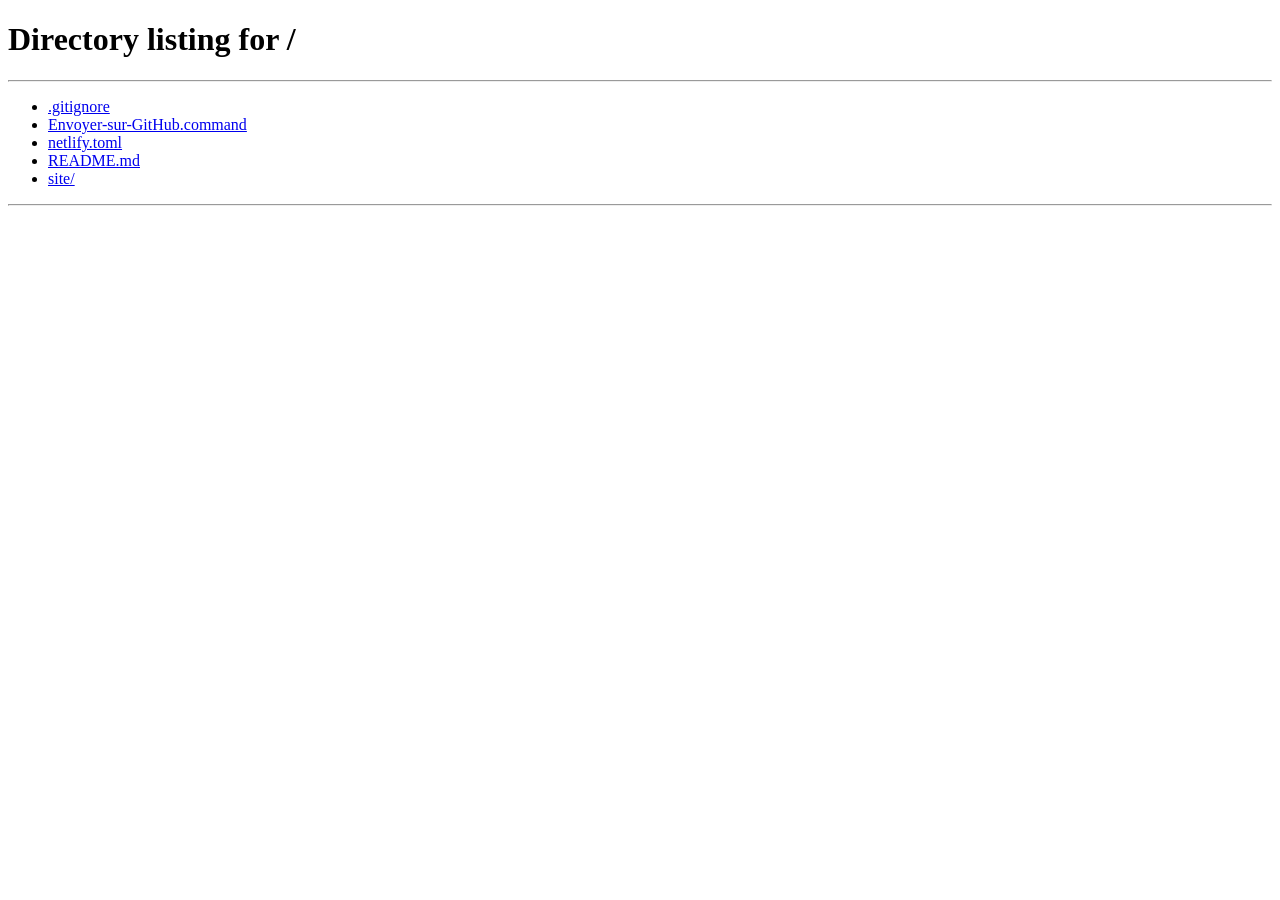
<file: site/about.html>
<!DOCTYPE html>
<html lang="fr">
<head>
<meta charset="UTF-8">
<meta name="viewport" content="width=device-width, initial-scale=1.0">
<title>À propos — Bassin Digital</title>
<meta name="robots" content="noindex, follow">
<link rel="canonical" href="https://bassindigital.com/">
<meta http-equiv="refresh" content="0; url=/#apropos">
<script>location.replace('/#apropos');</script>
<style>body{font-family:Jost,'Helvetica Neue',Arial,sans-serif;font-weight:300;color:#1d1d1f;padding:3rem 1.5rem;text-align:center}a{color:#1a7a6e}</style>
</head>
<body>
<p>La page « À propos » fait maintenant partie de l'accueil. <a href="/#apropos">Continuer vers Bassin Digital →</a></p>
</body>
</html>
</file>
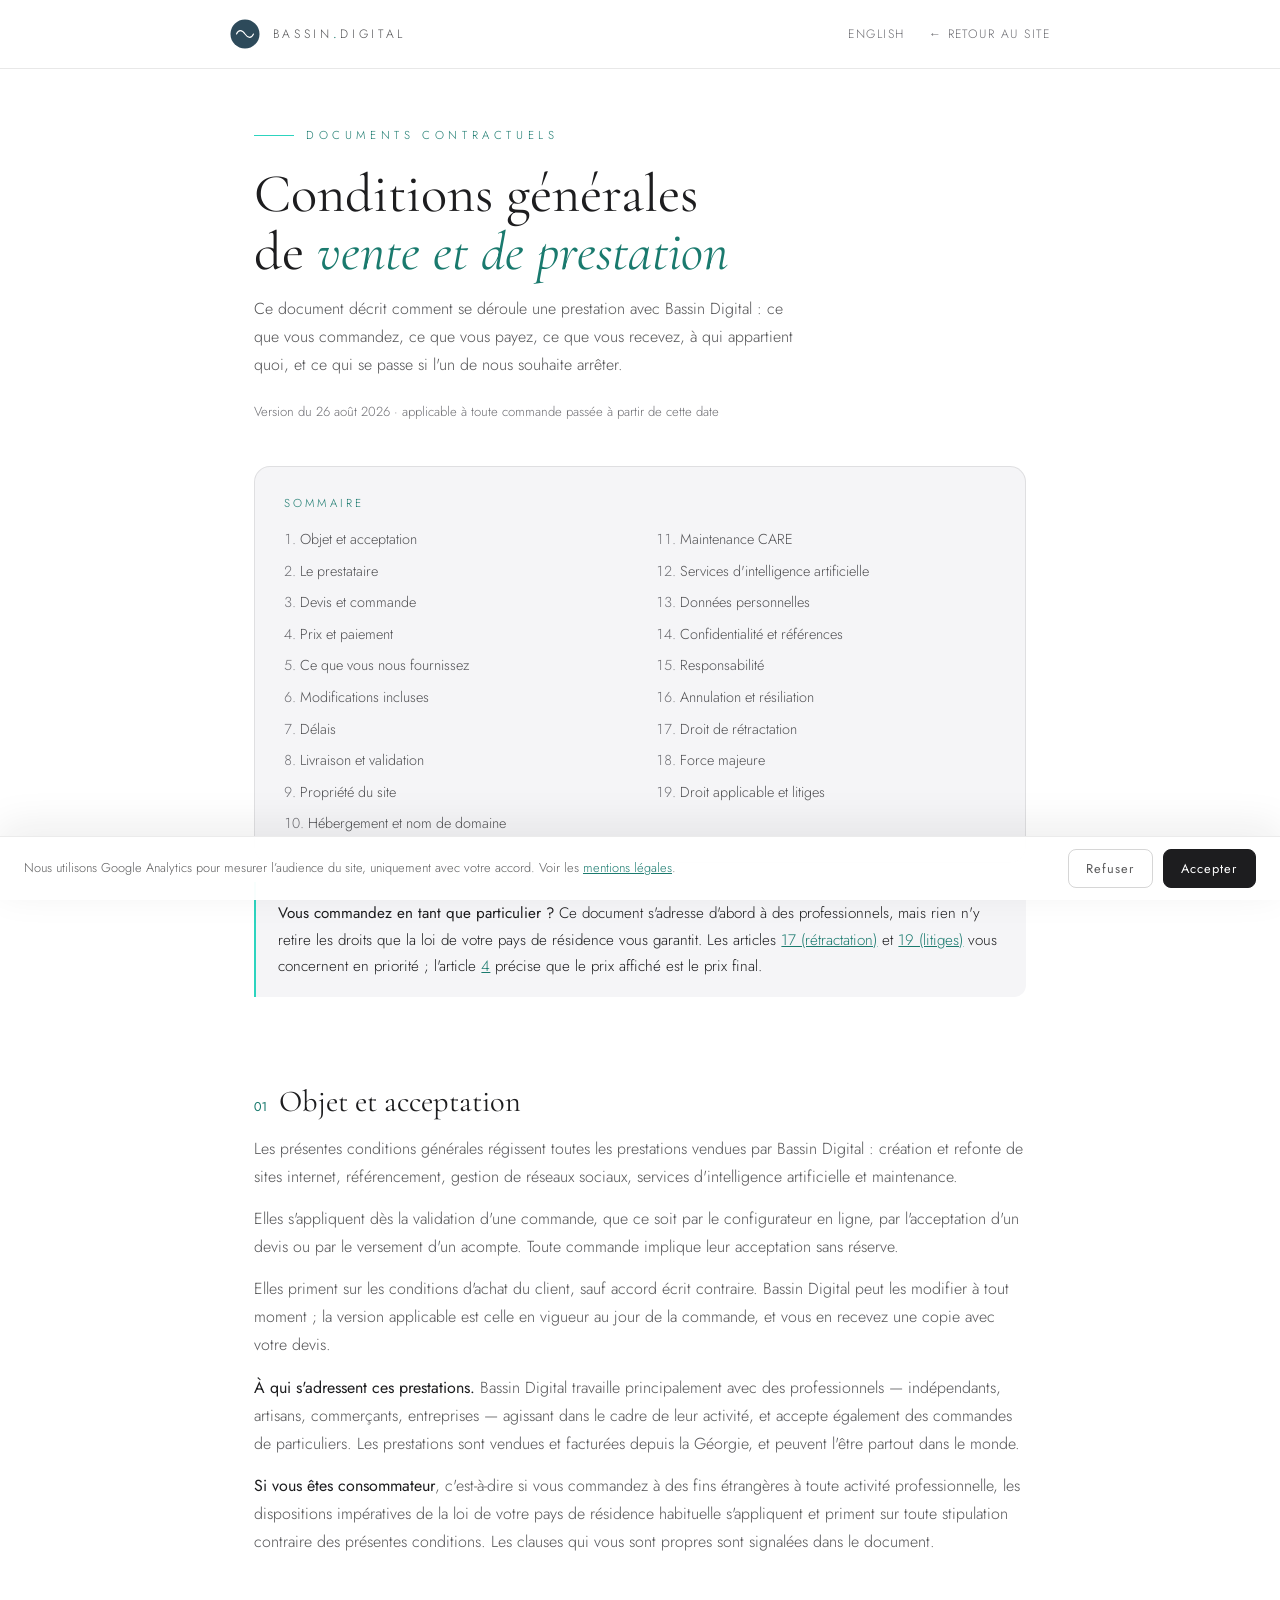
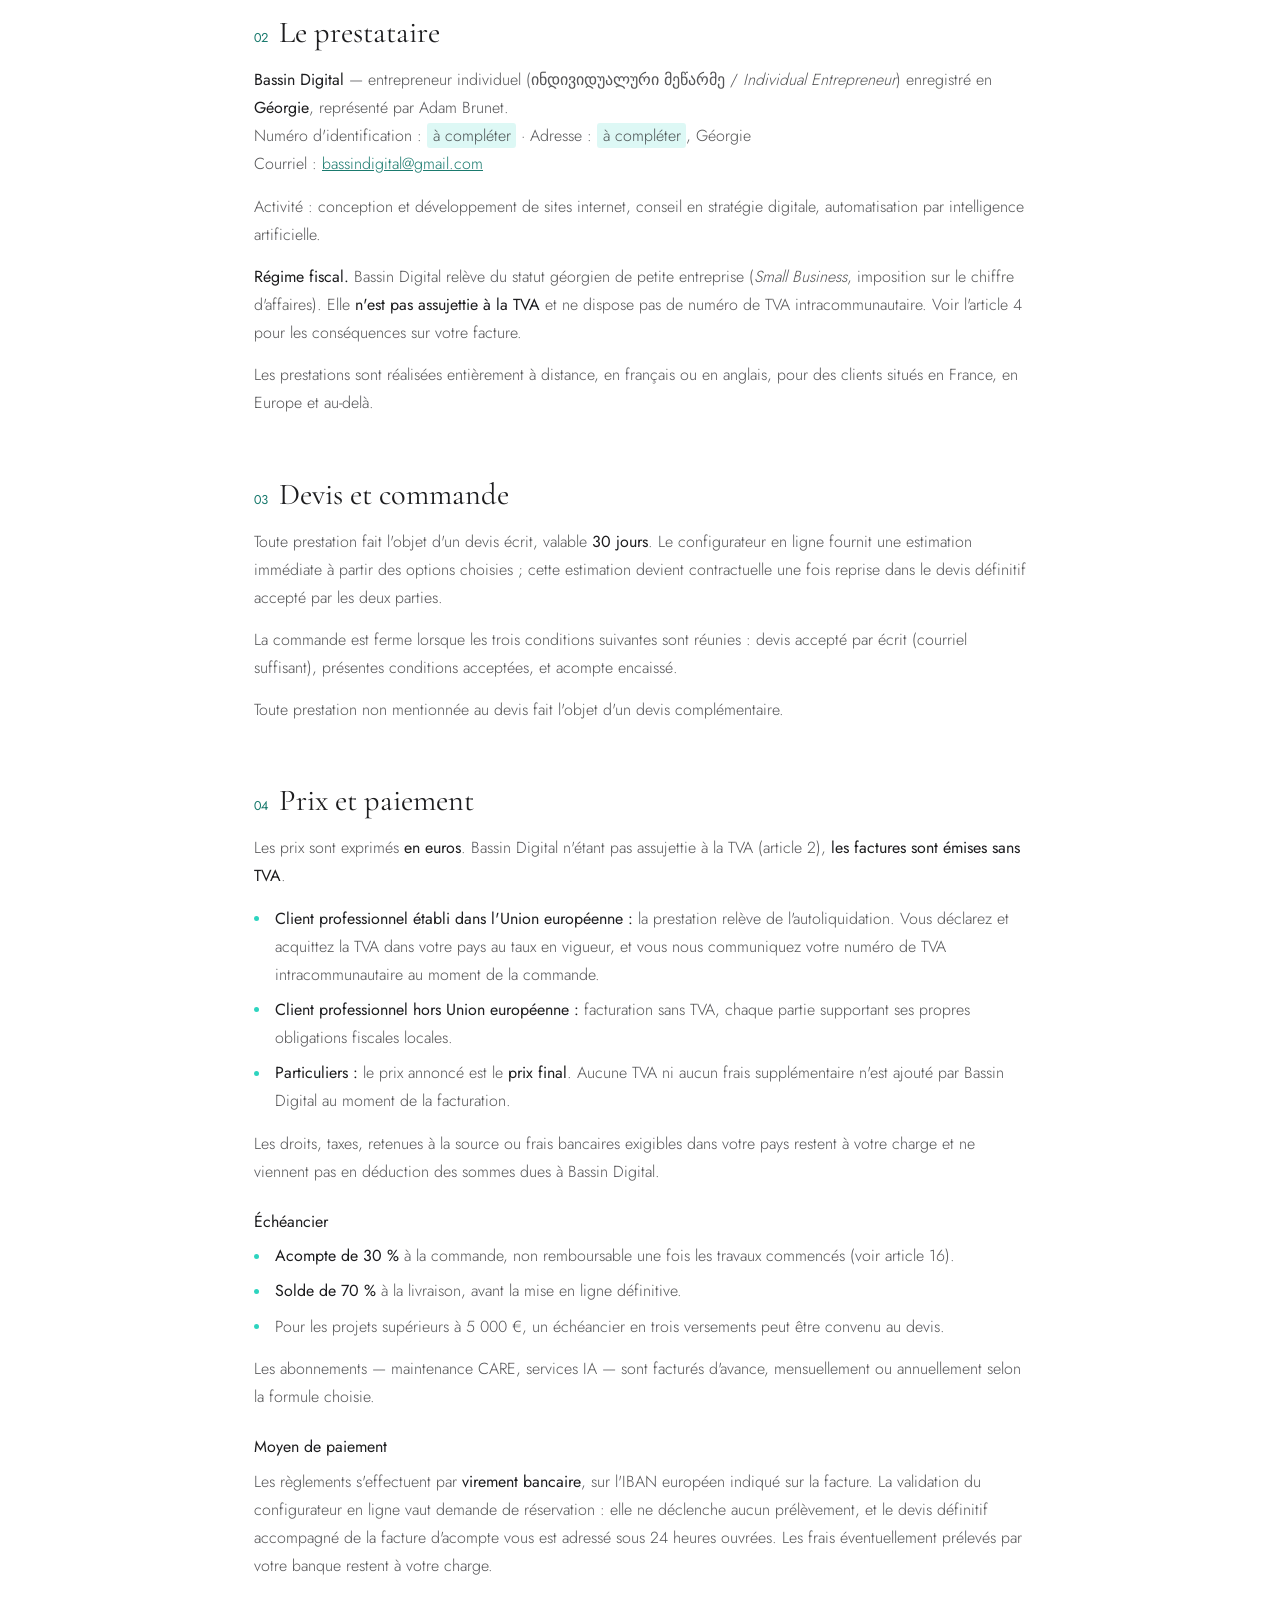
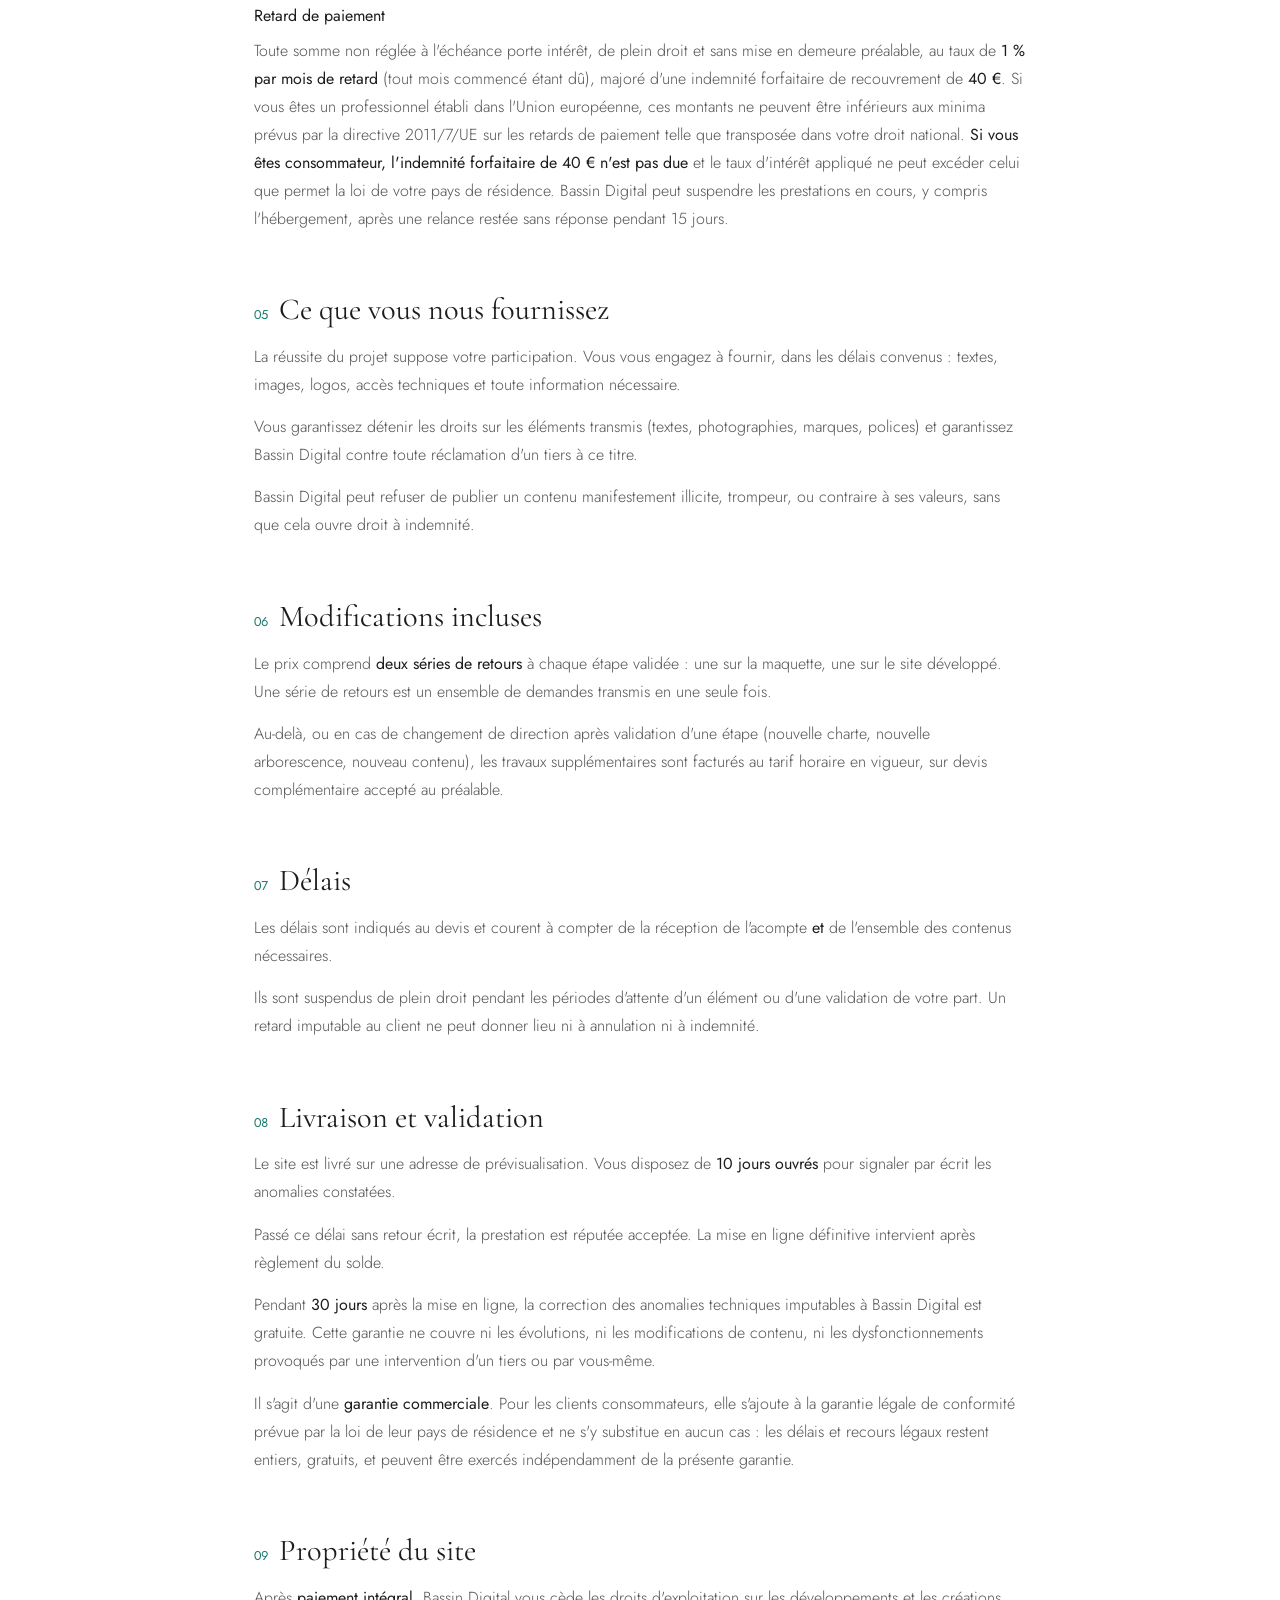
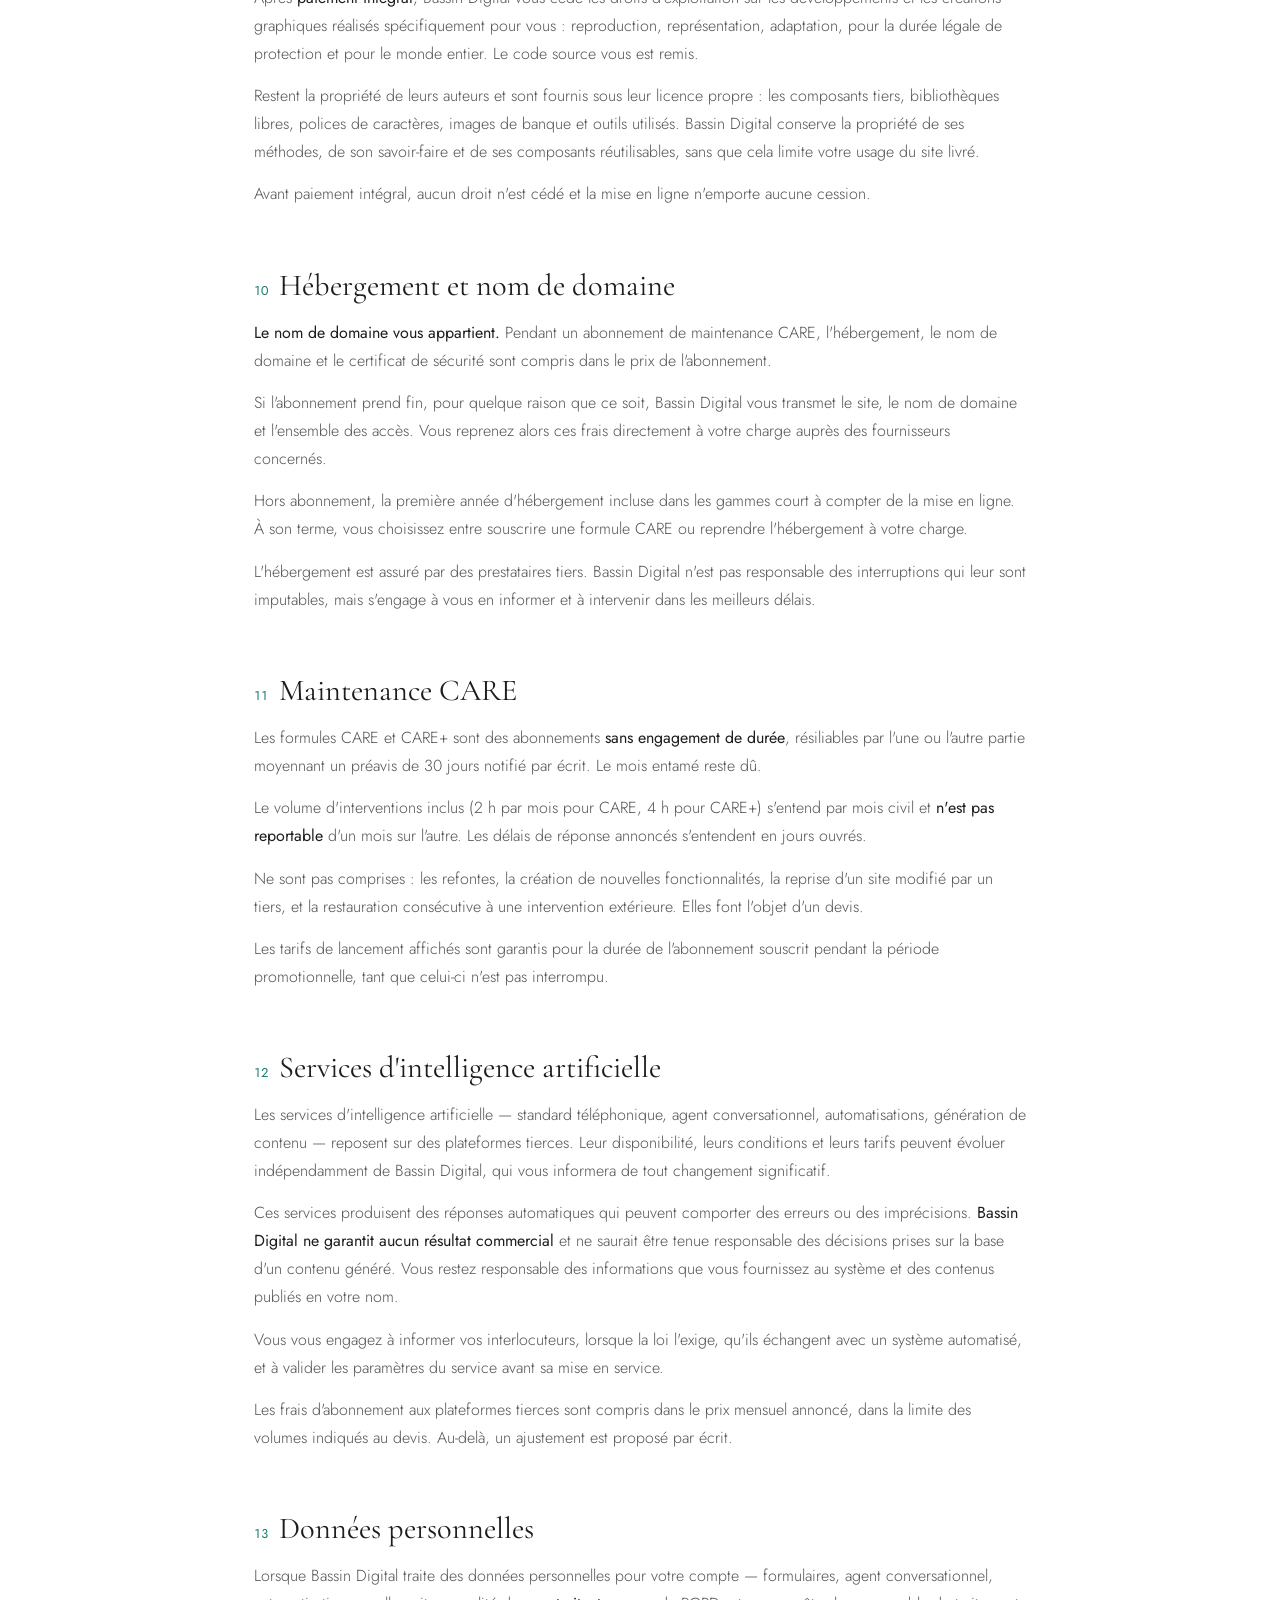
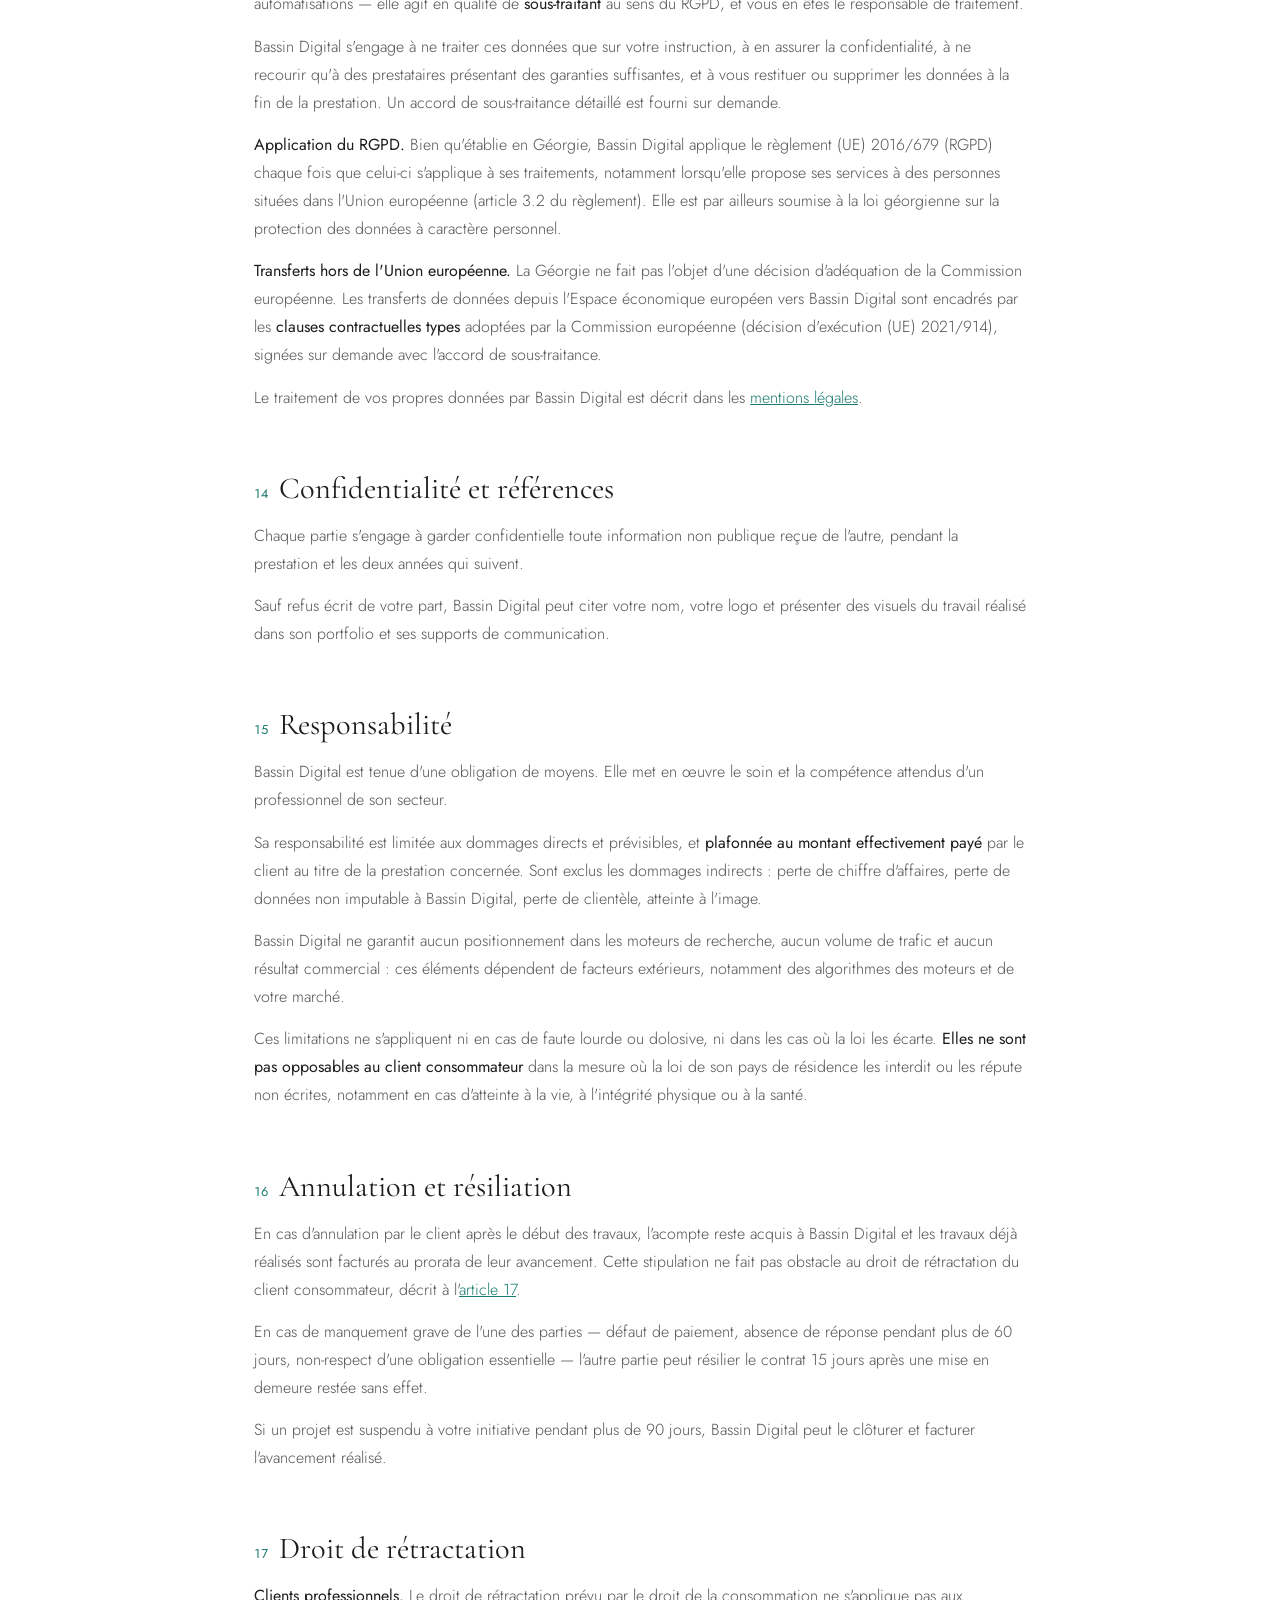
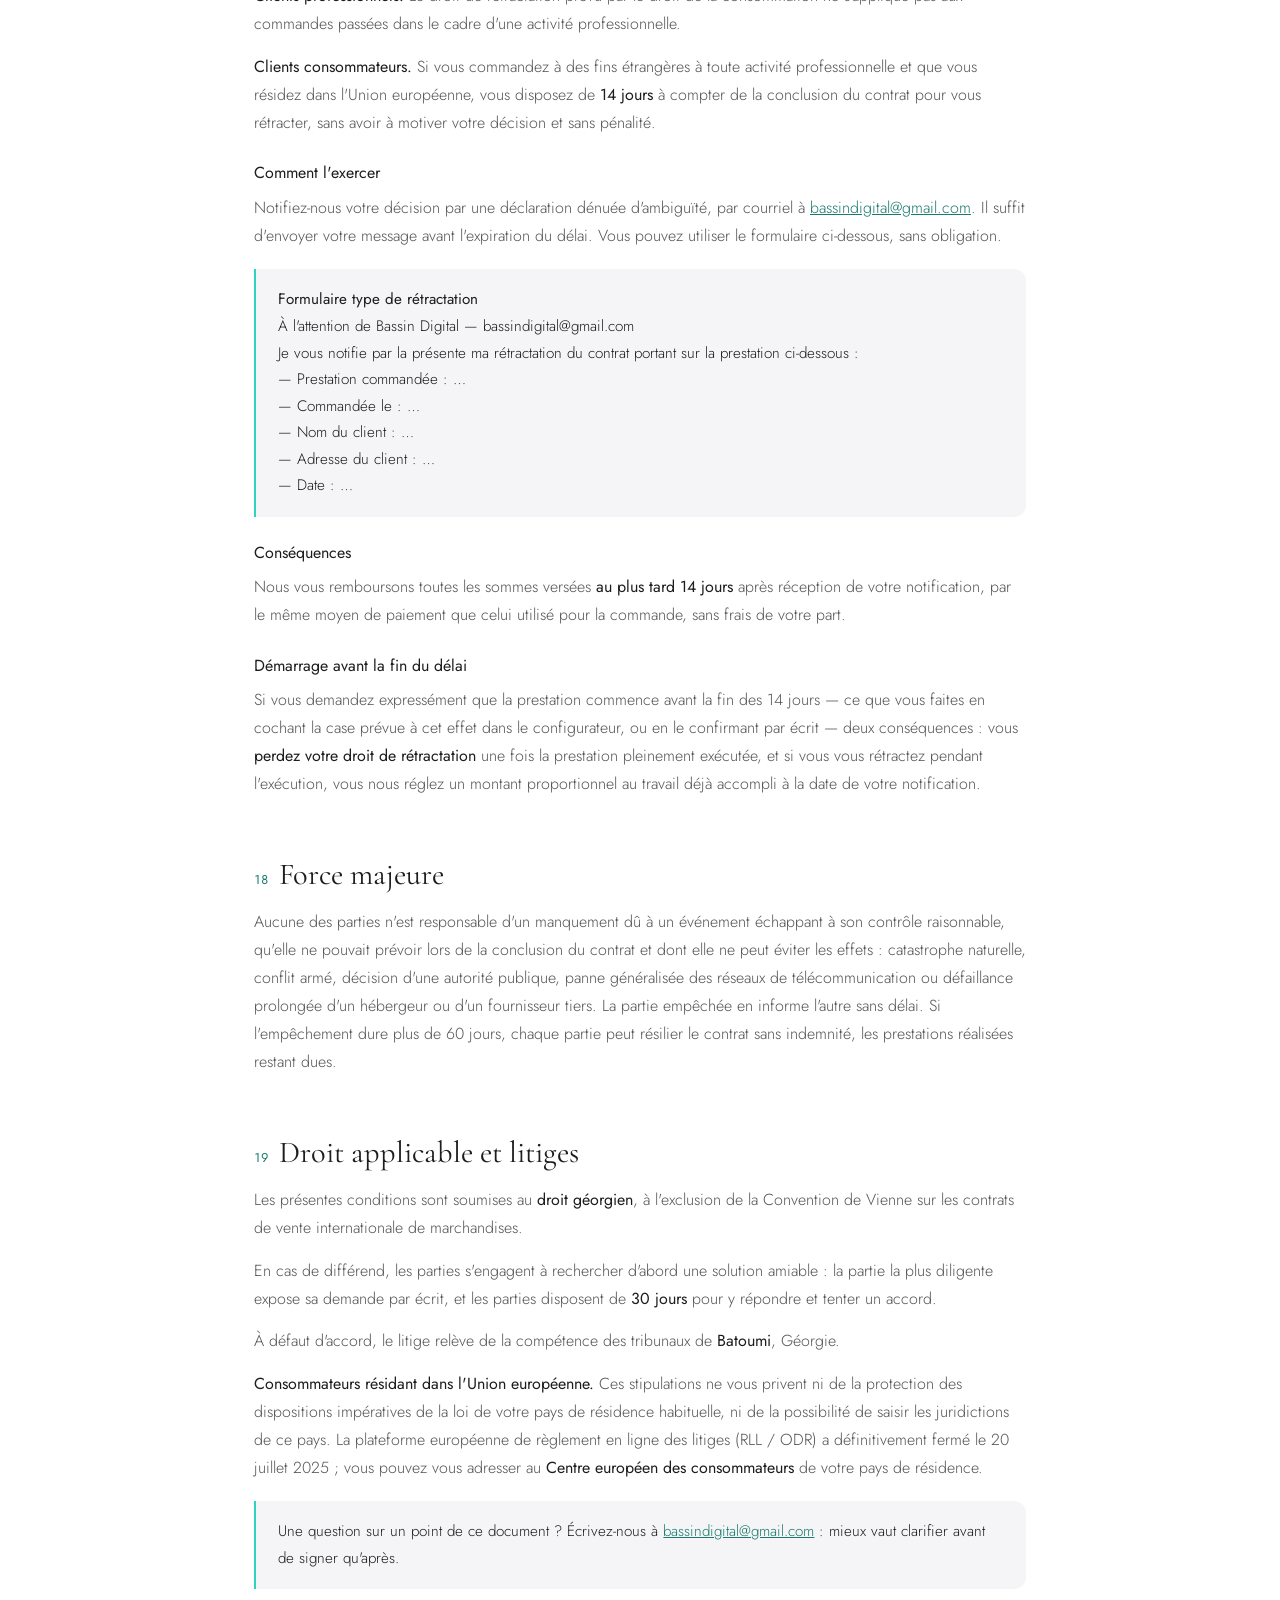
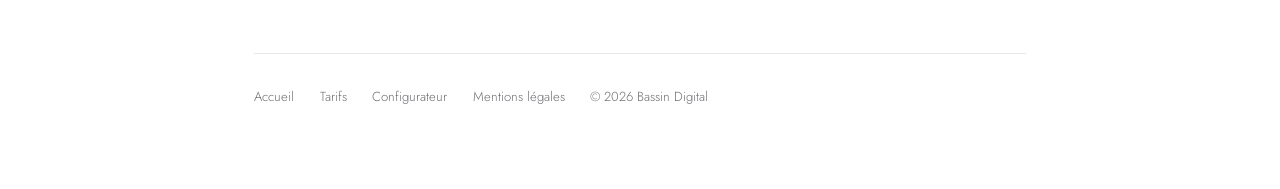
<file: site/cgv.html>
<!DOCTYPE html>
<html lang="fr">
<head>
<meta charset="UTF-8">
<meta name="viewport" content="width=device-width, initial-scale=1.0">
<title>Conditions générales de vente — Bassin Digital</title>
<meta name="description" content="Conditions générales de vente et de prestation de Bassin Digital : commande, acompte, délais, propriété du site, hébergement, services IA, résiliation.">
<meta name="robots" content="index, follow">
<link rel="canonical" href="https://bassindigital.com/cgv.html">
<link rel="alternate" hreflang="fr" href="https://bassindigital.com/cgv.html">
<link rel="alternate" hreflang="en" href="https://bassindigital.com/en/terms.html">
<link rel="alternate" hreflang="x-default" href="https://bassindigital.com/cgv.html">
<link rel="icon" type="image/svg+xml" href="logo.svg">
<link rel="apple-touch-icon" sizes="180x180" href="apple-touch-icon.png">
<link rel="stylesheet" href="fonts.css">
<script src="consent.js" defer></script>
<style>
*, *::before, *::after { margin: 0; padding: 0; box-sizing: border-box; }
:root {
  --teal: #2dd4bf; --teal-dark: #1a7a6e; --ink: #1d1d1f;
  --ink-soft: rgba(29,29,31,0.76); --ink-muted: #6e6e73;
  --line: rgba(0,0,0,0.09); --bg-soft: #f5f5f7; --deep: #2D4A5A;
  --serif: 'Cormorant Garamond', Georgia, 'Times New Roman', serif;
  --sans: 'Jost', 'Helvetica Neue', Arial, sans-serif;
}
html { scroll-behavior: smooth; scroll-padding-top: 2rem; }
body { background: #fff; color: var(--ink); font-family: var(--sans); font-weight: 300; font-size: 16px; line-height: 1.75; -webkit-font-smoothing: antialiased; }
a { color: var(--teal-dark); }
a:focus-visible { outline: 2px solid var(--teal-dark); outline-offset: 3px; border-radius: 3px; }
.topbar { border-bottom: 1px solid var(--line); padding: 1.2rem 1.5rem; }
.topbar-in { max-width: 820px; margin: 0 auto; display: flex; align-items: center; justify-content: space-between; gap: 1rem; }
.brand { display: inline-flex; align-items: center; gap: 0.8rem; text-decoration: none; }
.brand svg { width: 30px; height: 30px; }
.brand span { font-size: 0.76rem; letter-spacing: 0.3em; text-transform: uppercase; color: var(--ink-soft); }
.brand span b { font-weight: 400; color: var(--teal-dark); }
.back { font-size: 0.76rem; letter-spacing: 0.12em; text-transform: uppercase; text-decoration: none; color: var(--ink-muted); }
.back:hover { color: var(--ink); }
.topbar-links { display: flex; align-items: center; gap: 1.5rem; }
.wrap { max-width: 820px; margin: 0 auto; padding: 3.5rem 1.5rem 5rem; }
.eyebrow { display: flex; align-items: center; gap: 12px; font-size: 0.72rem; letter-spacing: 0.4em; text-transform: uppercase; color: var(--teal-dark); margin-bottom: 1.2rem; }
.eyebrow::before { content: ''; width: 40px; height: 1px; background: var(--teal); }
h1 { font-family: var(--serif); font-weight: 400; font-size: clamp(2.2rem, 5.5vw, 3.4rem); line-height: 1.08; margin-bottom: 0.8rem; }
h1 em { font-style: italic; color: var(--teal-dark); }
.lead { color: var(--ink-soft); max-width: 62ch; }
.meta { margin-top: 1.4rem; font-size: 0.82rem; color: var(--ink-muted); }
.toc { margin: 2.6rem 0 0; padding: 1.6rem 1.8rem; background: var(--bg-soft); border: 1px solid var(--line); border-radius: 16px; }
.toc p { font-size: 0.72rem; letter-spacing: 0.28em; text-transform: uppercase; color: var(--teal-dark); margin-bottom: 0.9rem; }
.toc ol { list-style: none; counter-reset: toc; columns: 2; column-gap: 2rem; }
@media (max-width: 640px) { .toc ol { columns: 1; } }
.toc li { counter-increment: toc; font-size: 0.9rem; margin-bottom: 0.4rem; break-inside: avoid; }
.toc li::before { content: counter(toc) ". "; color: var(--ink-muted); font-variant-numeric: tabular-nums; }
.toc a { text-decoration: none; color: var(--ink-soft); }
.toc a:hover { color: var(--teal-dark); }
section.art { padding-top: 2.8rem; }
section.art h2 { font-family: var(--serif); font-weight: 400; font-size: clamp(1.4rem, 3vw, 1.9rem); line-height: 1.2; margin-bottom: 0.9rem; display: flex; gap: 0.7rem; align-items: baseline; }
section.art h2 span { font-family: var(--sans); font-size: 0.8rem; font-weight: 400; color: var(--teal-dark); font-variant-numeric: tabular-nums; }
section.art h3 { font-size: 1rem; font-weight: 400; margin: 1.4rem 0 0.4rem; color: var(--ink); }
section.art p { color: var(--ink-soft); margin-bottom: 0.9rem; }
section.art ul { list-style: none; margin: 0 0 0.9rem; }
section.art li { position: relative; padding-left: 1.3rem; color: var(--ink-soft); margin-bottom: 0.45rem; }
section.art li::before { content: ''; position: absolute; left: 0; top: 0.72em; width: 5px; height: 5px; border-radius: 50%; background: var(--teal); }
strong { font-weight: 400; color: var(--ink); }
.callout { border-left: 2px solid var(--teal); background: var(--bg-soft); border-radius: 0 12px 12px 0; padding: 1.1rem 1.4rem; margin: 1.2rem 0; font-size: 0.95rem; }
.tofill { background: rgba(45,212,191,0.16); padding: 0.05em 0.35em; border-radius: 3px; }
.foot { margin-top: 4rem; padding-top: 2rem; border-top: 1px solid var(--line); font-size: 0.82rem; color: var(--ink-muted); display: flex; flex-wrap: wrap; gap: 0.6rem 1.6rem; }
.foot a { color: var(--ink-muted); text-decoration: none; }
.foot a:hover { color: var(--ink); }
</style>
</head>
<body>
<header class="topbar">
  <div class="topbar-in">
    <a href="index.html" class="brand">
      <svg viewBox="0 0 60 60" fill="none" aria-hidden="true">
        <circle cx="30" cy="30" r="29" fill="#2D4A5A"/>
        <path d="M13 30 C17 21, 24 21, 30 30 C36 39, 43 39, 47 30" stroke="white" stroke-width="2.2" stroke-linecap="round" fill="none"/>
      </svg>
      <span>Bassin<b>.</b>Digital</span>
    </a>
    <div class="topbar-links">
      <a href="en/terms.html" class="back" hreflang="en" lang="en">English</a>
      <a href="index.html" class="back">← Retour au site</a>
    </div>
  </div>
</header>

<main class="wrap">
  <p class="eyebrow">Documents contractuels</p>
  <h1>Conditions générales<br>de <em>vente et de prestation</em></h1>
  <p class="lead">Ce document décrit comment se déroule une prestation avec Bassin Digital : ce que vous commandez, ce que vous payez, ce que vous recevez, à qui appartient quoi, et ce qui se passe si l'un de nous souhaite arrêter.</p>
  <p class="meta">Version du 26 août 2026 · applicable à toute commande passée à partir de cette date</p>

  <nav class="toc" aria-label="Sommaire">
    <p>Sommaire</p>
    <ol>
      <li><a href="#a1">Objet et acceptation</a></li>
      <li><a href="#a2">Le prestataire</a></li>
      <li><a href="#a3">Devis et commande</a></li>
      <li><a href="#a4">Prix et paiement</a></li>
      <li><a href="#a5">Ce que vous nous fournissez</a></li>
      <li><a href="#a6">Modifications incluses</a></li>
      <li><a href="#a7">Délais</a></li>
      <li><a href="#a8">Livraison et validation</a></li>
      <li><a href="#a9">Propriété du site</a></li>
      <li><a href="#a10">Hébergement et nom de domaine</a></li>
      <li><a href="#a11">Maintenance CARE</a></li>
      <li><a href="#a12">Services d'intelligence artificielle</a></li>
      <li><a href="#a13">Données personnelles</a></li>
      <li><a href="#a14">Confidentialité et références</a></li>
      <li><a href="#a15">Responsabilité</a></li>
      <li><a href="#a16">Annulation et résiliation</a></li>
      <li><a href="#a17">Droit de rétractation</a></li>
      <li><a href="#a18">Force majeure</a></li>
      <li><a href="#a19">Droit applicable et litiges</a></li>
    </ol>
  </nav>

  <div class="callout" style="margin-bottom:2.6rem"><strong>Vous commandez en tant que particulier ?</strong> Ce document s'adresse d'abord à des professionnels, mais rien n'y retire les droits que la loi de votre pays de résidence vous garantit. Les articles <a href="#a17">17 (rétractation)</a> et <a href="#a19">19 (litiges)</a> vous concernent en priorité ; l'article <a href="#a4">4</a> précise que le prix affiché est le prix final.</div>

  <section class="art" id="a1">
    <h2><span>01</span>Objet et acceptation</h2>
    <p>Les présentes conditions générales régissent toutes les prestations vendues par Bassin Digital : création et refonte de sites internet, référencement, gestion de réseaux sociaux, services d'intelligence artificielle et maintenance.</p>
    <p>Elles s'appliquent dès la validation d'une commande, que ce soit par le configurateur en ligne, par l'acceptation d'un devis ou par le versement d'un acompte. Toute commande implique leur acceptation sans réserve.</p>
    <p>Elles priment sur les conditions d'achat du client, sauf accord écrit contraire. Bassin Digital peut les modifier à tout moment ; la version applicable est celle en vigueur au jour de la commande, et vous en recevez une copie avec votre devis.</p>
    <p><strong>À qui s'adressent ces prestations.</strong> Bassin Digital travaille principalement avec des professionnels — indépendants, artisans, commerçants, entreprises — agissant dans le cadre de leur activité, et accepte également des commandes de particuliers. Les prestations sont vendues et facturées depuis la Géorgie, et peuvent l'être partout dans le monde.</p>
    <p><strong>Si vous êtes consommateur</strong>, c'est-à-dire si vous commandez à des fins étrangères à toute activité professionnelle, les dispositions impératives de la loi de votre pays de résidence habituelle s'appliquent et priment sur toute stipulation contraire des présentes conditions. Les clauses qui vous sont propres sont signalées dans le document.</p>
  </section>

  <section class="art" id="a2">
    <h2><span>02</span>Le prestataire</h2>
    <p><strong>Bassin Digital</strong> — entrepreneur individuel (ინდივიდუალური მეწარმე / <i>Individual Entrepreneur</i>) enregistré en <strong>Géorgie</strong>, représenté par Adam Brunet.<br>
    Numéro d'identification : <span class="tofill">à compléter</span> · Adresse : <span class="tofill">à compléter</span>, Géorgie<br>
    Courriel : <a href="mailto:bassindigital@gmail.com">bassindigital@gmail.com</a></p>
    <p>Activité : conception et développement de sites internet, conseil en stratégie digitale, automatisation par intelligence artificielle.</p>
    <p><strong>Régime fiscal.</strong> Bassin Digital relève du statut géorgien de petite entreprise (<i>Small Business</i>, imposition sur le chiffre d'affaires). Elle <strong>n'est pas assujettie à la TVA</strong> et ne dispose pas de numéro de TVA intracommunautaire. Voir l'article 4 pour les conséquences sur votre facture.</p>
    <p>Les prestations sont réalisées entièrement à distance, en français ou en anglais, pour des clients situés en France, en Europe et au-delà.</p>
  </section>

  <section class="art" id="a3">
    <h2><span>03</span>Devis et commande</h2>
    <p>Toute prestation fait l'objet d'un devis écrit, valable <strong>30 jours</strong>. Le configurateur en ligne fournit une estimation immédiate à partir des options choisies ; cette estimation devient contractuelle une fois reprise dans le devis définitif accepté par les deux parties.</p>
    <p>La commande est ferme lorsque les trois conditions suivantes sont réunies : devis accepté par écrit (courriel suffisant), présentes conditions acceptées, et acompte encaissé.</p>
    <p>Toute prestation non mentionnée au devis fait l'objet d'un devis complémentaire.</p>
  </section>

  <section class="art" id="a4">
    <h2><span>04</span>Prix et paiement</h2>
    <p>Les prix sont exprimés <strong>en euros</strong>. Bassin Digital n'étant pas assujettie à la TVA (article 2), <strong>les factures sont émises sans TVA</strong>.</p>
    <ul>
      <li><strong>Client professionnel établi dans l'Union européenne :</strong> la prestation relève de l'autoliquidation. Vous déclarez et acquittez la TVA dans votre pays au taux en vigueur, et vous nous communiquez votre numéro de TVA intracommunautaire au moment de la commande.</li>
      <li><strong>Client professionnel hors Union européenne :</strong> facturation sans TVA, chaque partie supportant ses propres obligations fiscales locales.</li>
      <li><strong>Particuliers :</strong> le prix annoncé est le <strong>prix final</strong>. Aucune TVA ni aucun frais supplémentaire n'est ajouté par Bassin Digital au moment de la facturation.</li>
    </ul>
    <p>Les droits, taxes, retenues à la source ou frais bancaires exigibles dans votre pays restent à votre charge et ne viennent pas en déduction des sommes dues à Bassin Digital.</p>
    <h3>Échéancier</h3>
    <ul>
      <li><strong>Acompte de 30 %</strong> à la commande, non remboursable une fois les travaux commencés (voir article 16).</li>
      <li><strong>Solde de 70 %</strong> à la livraison, avant la mise en ligne définitive.</li>
      <li>Pour les projets supérieurs à 5 000 €, un échéancier en trois versements peut être convenu au devis.</li>
    </ul>
    <p>Les abonnements — maintenance CARE, services IA — sont facturés d'avance, mensuellement ou annuellement selon la formule choisie.</p>
    <h3>Moyen de paiement</h3>
    <p>Les règlements s'effectuent par <strong>virement bancaire</strong>, sur l'IBAN européen indiqué sur la facture. La validation du configurateur en ligne vaut demande de réservation : elle ne déclenche aucun prélèvement, et le devis définitif accompagné de la facture d'acompte vous est adressé sous 24 heures ouvrées. Les frais éventuellement prélevés par votre banque restent à votre charge.</p>
    <h3>Retard de paiement</h3>
    <p>Toute somme non réglée à l'échéance porte intérêt, de plein droit et sans mise en demeure préalable, au taux de <strong>1 % par mois de retard</strong> (tout mois commencé étant dû), majoré d'une indemnité forfaitaire de recouvrement de <strong>40 €</strong>. Si vous êtes un professionnel établi dans l'Union européenne, ces montants ne peuvent être inférieurs aux minima prévus par la directive 2011/7/UE sur les retards de paiement telle que transposée dans votre droit national. <strong>Si vous êtes consommateur, l'indemnité forfaitaire de 40 € n'est pas due</strong> et le taux d'intérêt appliqué ne peut excéder celui que permet la loi de votre pays de résidence. Bassin Digital peut suspendre les prestations en cours, y compris l'hébergement, après une relance restée sans réponse pendant 15 jours.</p>
  </section>

  <section class="art" id="a5">
    <h2><span>05</span>Ce que vous nous fournissez</h2>
    <p>La réussite du projet suppose votre participation. Vous vous engagez à fournir, dans les délais convenus : textes, images, logos, accès techniques et toute information nécessaire.</p>
    <p>Vous garantissez détenir les droits sur les éléments transmis (textes, photographies, marques, polices) et garantissez Bassin Digital contre toute réclamation d'un tiers à ce titre.</p>
    <p>Bassin Digital peut refuser de publier un contenu manifestement illicite, trompeur, ou contraire à ses valeurs, sans que cela ouvre droit à indemnité.</p>
  </section>

  <section class="art" id="a6">
    <h2><span>06</span>Modifications incluses</h2>
    <p>Le prix comprend <strong>deux séries de retours</strong> à chaque étape validée : une sur la maquette, une sur le site développé. Une série de retours est un ensemble de demandes transmis en une seule fois.</p>
    <p>Au-delà, ou en cas de changement de direction après validation d'une étape (nouvelle charte, nouvelle arborescence, nouveau contenu), les travaux supplémentaires sont facturés au tarif horaire en vigueur, sur devis complémentaire accepté au préalable.</p>
  </section>

  <section class="art" id="a7">
    <h2><span>07</span>Délais</h2>
    <p>Les délais sont indiqués au devis et courent à compter de la réception de l'acompte <strong>et</strong> de l'ensemble des contenus nécessaires.</p>
    <p>Ils sont suspendus de plein droit pendant les périodes d'attente d'un élément ou d'une validation de votre part. Un retard imputable au client ne peut donner lieu ni à annulation ni à indemnité.</p>
  </section>

  <section class="art" id="a8">
    <h2><span>08</span>Livraison et validation</h2>
    <p>Le site est livré sur une adresse de prévisualisation. Vous disposez de <strong>10 jours ouvrés</strong> pour signaler par écrit les anomalies constatées.</p>
    <p>Passé ce délai sans retour écrit, la prestation est réputée acceptée. La mise en ligne définitive intervient après règlement du solde.</p>
    <p>Pendant <strong>30 jours</strong> après la mise en ligne, la correction des anomalies techniques imputables à Bassin Digital est gratuite. Cette garantie ne couvre ni les évolutions, ni les modifications de contenu, ni les dysfonctionnements provoqués par une intervention d'un tiers ou par vous-même.</p>
    <p>Il s'agit d'une <strong>garantie commerciale</strong>. Pour les clients consommateurs, elle s'ajoute à la garantie légale de conformité prévue par la loi de leur pays de résidence et ne s'y substitue en aucun cas : les délais et recours légaux restent entiers, gratuits, et peuvent être exercés indépendamment de la présente garantie.</p>
  </section>

  <section class="art" id="a9">
    <h2><span>09</span>Propriété du site</h2>
    <p>Après <strong>paiement intégral</strong>, Bassin Digital vous cède les droits d'exploitation sur les développements et les créations graphiques réalisés spécifiquement pour vous : reproduction, représentation, adaptation, pour la durée légale de protection et pour le monde entier. Le code source vous est remis.</p>
    <p>Restent la propriété de leurs auteurs et sont fournis sous leur licence propre : les composants tiers, bibliothèques libres, polices de caractères, images de banque et outils utilisés. Bassin Digital conserve la propriété de ses méthodes, de son savoir-faire et de ses composants réutilisables, sans que cela limite votre usage du site livré.</p>
    <p>Avant paiement intégral, aucun droit n'est cédé et la mise en ligne n'emporte aucune cession.</p>
  </section>

  <section class="art" id="a10">
    <h2><span>10</span>Hébergement et nom de domaine</h2>
    <p><strong>Le nom de domaine vous appartient.</strong> Pendant un abonnement de maintenance CARE, l'hébergement, le nom de domaine et le certificat de sécurité sont compris dans le prix de l'abonnement.</p>
    <p>Si l'abonnement prend fin, pour quelque raison que ce soit, Bassin Digital vous transmet le site, le nom de domaine et l'ensemble des accès. Vous reprenez alors ces frais directement à votre charge auprès des fournisseurs concernés.</p>
    <p>Hors abonnement, la première année d'hébergement incluse dans les gammes court à compter de la mise en ligne. À son terme, vous choisissez entre souscrire une formule CARE ou reprendre l'hébergement à votre charge.</p>
    <p>L'hébergement est assuré par des prestataires tiers. Bassin Digital n'est pas responsable des interruptions qui leur sont imputables, mais s'engage à vous en informer et à intervenir dans les meilleurs délais.</p>
  </section>

  <section class="art" id="a11">
    <h2><span>11</span>Maintenance CARE</h2>
    <p>Les formules CARE et CARE+ sont des abonnements <strong>sans engagement de durée</strong>, résiliables par l'une ou l'autre partie moyennant un préavis de 30 jours notifié par écrit. Le mois entamé reste dû.</p>
    <p>Le volume d'interventions inclus (2 h par mois pour CARE, 4 h pour CARE+) s'entend par mois civil et <strong>n'est pas reportable</strong> d'un mois sur l'autre. Les délais de réponse annoncés s'entendent en jours ouvrés.</p>
    <p>Ne sont pas comprises : les refontes, la création de nouvelles fonctionnalités, la reprise d'un site modifié par un tiers, et la restauration consécutive à une intervention extérieure. Elles font l'objet d'un devis.</p>
    <p>Les tarifs de lancement affichés sont garantis pour la durée de l'abonnement souscrit pendant la période promotionnelle, tant que celui-ci n'est pas interrompu.</p>
  </section>

  <section class="art" id="a12">
    <h2><span>12</span>Services d'intelligence artificielle</h2>
    <p>Les services d'intelligence artificielle — standard téléphonique, agent conversationnel, automatisations, génération de contenu — reposent sur des plateformes tierces. Leur disponibilité, leurs conditions et leurs tarifs peuvent évoluer indépendamment de Bassin Digital, qui vous informera de tout changement significatif.</p>
    <p>Ces services produisent des réponses automatiques qui peuvent comporter des erreurs ou des imprécisions. <strong>Bassin Digital ne garantit aucun résultat commercial</strong> et ne saurait être tenue responsable des décisions prises sur la base d'un contenu généré. Vous restez responsable des informations que vous fournissez au système et des contenus publiés en votre nom.</p>
    <p>Vous vous engagez à informer vos interlocuteurs, lorsque la loi l'exige, qu'ils échangent avec un système automatisé, et à valider les paramètres du service avant sa mise en service.</p>
    <p>Les frais d'abonnement aux plateformes tierces sont compris dans le prix mensuel annoncé, dans la limite des volumes indiqués au devis. Au-delà, un ajustement est proposé par écrit.</p>
  </section>

  <section class="art" id="a13">
    <h2><span>13</span>Données personnelles</h2>
    <p>Lorsque Bassin Digital traite des données personnelles pour votre compte — formulaires, agent conversationnel, automatisations — elle agit en qualité de <strong>sous-traitant</strong> au sens du RGPD, et vous en êtes le responsable de traitement.</p>
    <p>Bassin Digital s'engage à ne traiter ces données que sur votre instruction, à en assurer la confidentialité, à ne recourir qu'à des prestataires présentant des garanties suffisantes, et à vous restituer ou supprimer les données à la fin de la prestation. Un accord de sous-traitance détaillé est fourni sur demande.</p>
    <p><strong>Application du RGPD.</strong> Bien qu'établie en Géorgie, Bassin Digital applique le règlement (UE) 2016/679 (RGPD) chaque fois que celui-ci s'applique à ses traitements, notamment lorsqu'elle propose ses services à des personnes situées dans l'Union européenne (article 3.2 du règlement). Elle est par ailleurs soumise à la loi géorgienne sur la protection des données à caractère personnel.</p>
    <p><strong>Transferts hors de l'Union européenne.</strong> La Géorgie ne fait pas l'objet d'une décision d'adéquation de la Commission européenne. Les transferts de données depuis l'Espace économique européen vers Bassin Digital sont encadrés par les <strong>clauses contractuelles types</strong> adoptées par la Commission européenne (décision d'exécution (UE) 2021/914), signées sur demande avec l'accord de sous-traitance.</p>
    <p>Le traitement de vos propres données par Bassin Digital est décrit dans les <a href="mentions-legales.html">mentions légales</a>.</p>
  </section>

  <section class="art" id="a14">
    <h2><span>14</span>Confidentialité et références</h2>
    <p>Chaque partie s'engage à garder confidentielle toute information non publique reçue de l'autre, pendant la prestation et les deux années qui suivent.</p>
    <p>Sauf refus écrit de votre part, Bassin Digital peut citer votre nom, votre logo et présenter des visuels du travail réalisé dans son portfolio et ses supports de communication.</p>
  </section>

  <section class="art" id="a15">
    <h2><span>15</span>Responsabilité</h2>
    <p>Bassin Digital est tenue d'une obligation de moyens. Elle met en œuvre le soin et la compétence attendus d'un professionnel de son secteur.</p>
    <p>Sa responsabilité est limitée aux dommages directs et prévisibles, et <strong>plafonnée au montant effectivement payé</strong> par le client au titre de la prestation concernée. Sont exclus les dommages indirects : perte de chiffre d'affaires, perte de données non imputable à Bassin Digital, perte de clientèle, atteinte à l'image.</p>
    <p>Bassin Digital ne garantit aucun positionnement dans les moteurs de recherche, aucun volume de trafic et aucun résultat commercial : ces éléments dépendent de facteurs extérieurs, notamment des algorithmes des moteurs et de votre marché.</p>
    <p>Ces limitations ne s'appliquent ni en cas de faute lourde ou dolosive, ni dans les cas où la loi les écarte. <strong>Elles ne sont pas opposables au client consommateur</strong> dans la mesure où la loi de son pays de résidence les interdit ou les répute non écrites, notamment en cas d'atteinte à la vie, à l'intégrité physique ou à la santé.</p>
  </section>

  <section class="art" id="a16">
    <h2><span>16</span>Annulation et résiliation</h2>
    <p>En cas d'annulation par le client après le début des travaux, l'acompte reste acquis à Bassin Digital et les travaux déjà réalisés sont facturés au prorata de leur avancement. Cette stipulation ne fait pas obstacle au droit de rétractation du client consommateur, décrit à l'<a href="#a17">article 17</a>.</p>
    <p>En cas de manquement grave de l'une des parties — défaut de paiement, absence de réponse pendant plus de 60 jours, non-respect d'une obligation essentielle — l'autre partie peut résilier le contrat 15 jours après une mise en demeure restée sans effet.</p>
    <p>Si un projet est suspendu à votre initiative pendant plus de 90 jours, Bassin Digital peut le clôturer et facturer l'avancement réalisé.</p>
  </section>

  <section class="art" id="a17">
    <h2><span>17</span>Droit de rétractation</h2>
    <p><strong>Clients professionnels.</strong> Le droit de rétractation prévu par le droit de la consommation ne s'applique pas aux commandes passées dans le cadre d'une activité professionnelle.</p>
    <p><strong>Clients consommateurs.</strong> Si vous commandez à des fins étrangères à toute activité professionnelle et que vous résidez dans l'Union européenne, vous disposez de <strong>14 jours</strong> à compter de la conclusion du contrat pour vous rétracter, sans avoir à motiver votre décision et sans pénalité.</p>
    <h3>Comment l'exercer</h3>
    <p>Notifiez-nous votre décision par une déclaration dénuée d'ambiguïté, par courriel à <a href="mailto:bassindigital@gmail.com">bassindigital@gmail.com</a>. Il suffit d'envoyer votre message avant l'expiration du délai. Vous pouvez utiliser le formulaire ci-dessous, sans obligation.</p>
    <div class="callout"><strong>Formulaire type de rétractation</strong><br>
    À l'attention de Bassin Digital — bassindigital@gmail.com<br>
    Je vous notifie par la présente ma rétractation du contrat portant sur la prestation ci-dessous :<br>
    — Prestation commandée : …<br>
    — Commandée le : …<br>
    — Nom du client : …<br>
    — Adresse du client : …<br>
    — Date : …</div>
    <h3>Conséquences</h3>
    <p>Nous vous remboursons toutes les sommes versées <strong>au plus tard 14 jours</strong> après réception de votre notification, par le même moyen de paiement que celui utilisé pour la commande, sans frais de votre part.</p>
    <h3>Démarrage avant la fin du délai</h3>
    <p>Si vous demandez expressément que la prestation commence avant la fin des 14 jours — ce que vous faites en cochant la case prévue à cet effet dans le configurateur, ou en le confirmant par écrit — deux conséquences : vous <strong>perdez votre droit de rétractation</strong> une fois la prestation pleinement exécutée, et si vous vous rétractez pendant l'exécution, vous nous réglez un montant proportionnel au travail déjà accompli à la date de votre notification.</p>
  </section>

  <section class="art" id="a18">
    <h2><span>18</span>Force majeure</h2>
    <p>Aucune des parties n'est responsable d'un manquement dû à un événement échappant à son contrôle raisonnable, qu'elle ne pouvait prévoir lors de la conclusion du contrat et dont elle ne peut éviter les effets : catastrophe naturelle, conflit armé, décision d'une autorité publique, panne généralisée des réseaux de télécommunication ou défaillance prolongée d'un hébergeur ou d'un fournisseur tiers. La partie empêchée en informe l'autre sans délai. Si l'empêchement dure plus de 60 jours, chaque partie peut résilier le contrat sans indemnité, les prestations réalisées restant dues.</p>
  </section>

  <section class="art" id="a19">
    <h2><span>19</span>Droit applicable et litiges</h2>
    <p>Les présentes conditions sont soumises au <strong>droit géorgien</strong>, à l'exclusion de la Convention de Vienne sur les contrats de vente internationale de marchandises.</p>
    <p>En cas de différend, les parties s'engagent à rechercher d'abord une solution amiable : la partie la plus diligente expose sa demande par écrit, et les parties disposent de <strong>30 jours</strong> pour y répondre et tenter un accord.</p>
    <p>À défaut d'accord, le litige relève de la compétence des tribunaux de <strong>Batoumi</strong>, Géorgie.</p>
    <p><strong>Consommateurs résidant dans l'Union européenne.</strong> Ces stipulations ne vous privent ni de la protection des dispositions impératives de la loi de votre pays de résidence habituelle, ni de la possibilité de saisir les juridictions de ce pays. La plateforme européenne de règlement en ligne des litiges (RLL / ODR) a définitivement fermé le 20 juillet 2025 ; vous pouvez vous adresser au <strong>Centre européen des consommateurs</strong> de votre pays de résidence.</p>
    <div class="callout">Une question sur un point de ce document ? Écrivez-nous à <a href="mailto:bassindigital@gmail.com">bassindigital@gmail.com</a> : mieux vaut clarifier avant de signer qu'après.</div>
  </section>

  <div class="foot">
    <a href="index.html">Accueil</a>
    <a href="index.html#tarifs">Tarifs</a>
    <a href="configurer.html">Configurateur</a>
    <a href="mentions-legales.html">Mentions légales</a>
    <span>© 2026 Bassin Digital</span>
  </div>
</main>
</body>
</html>
</file>
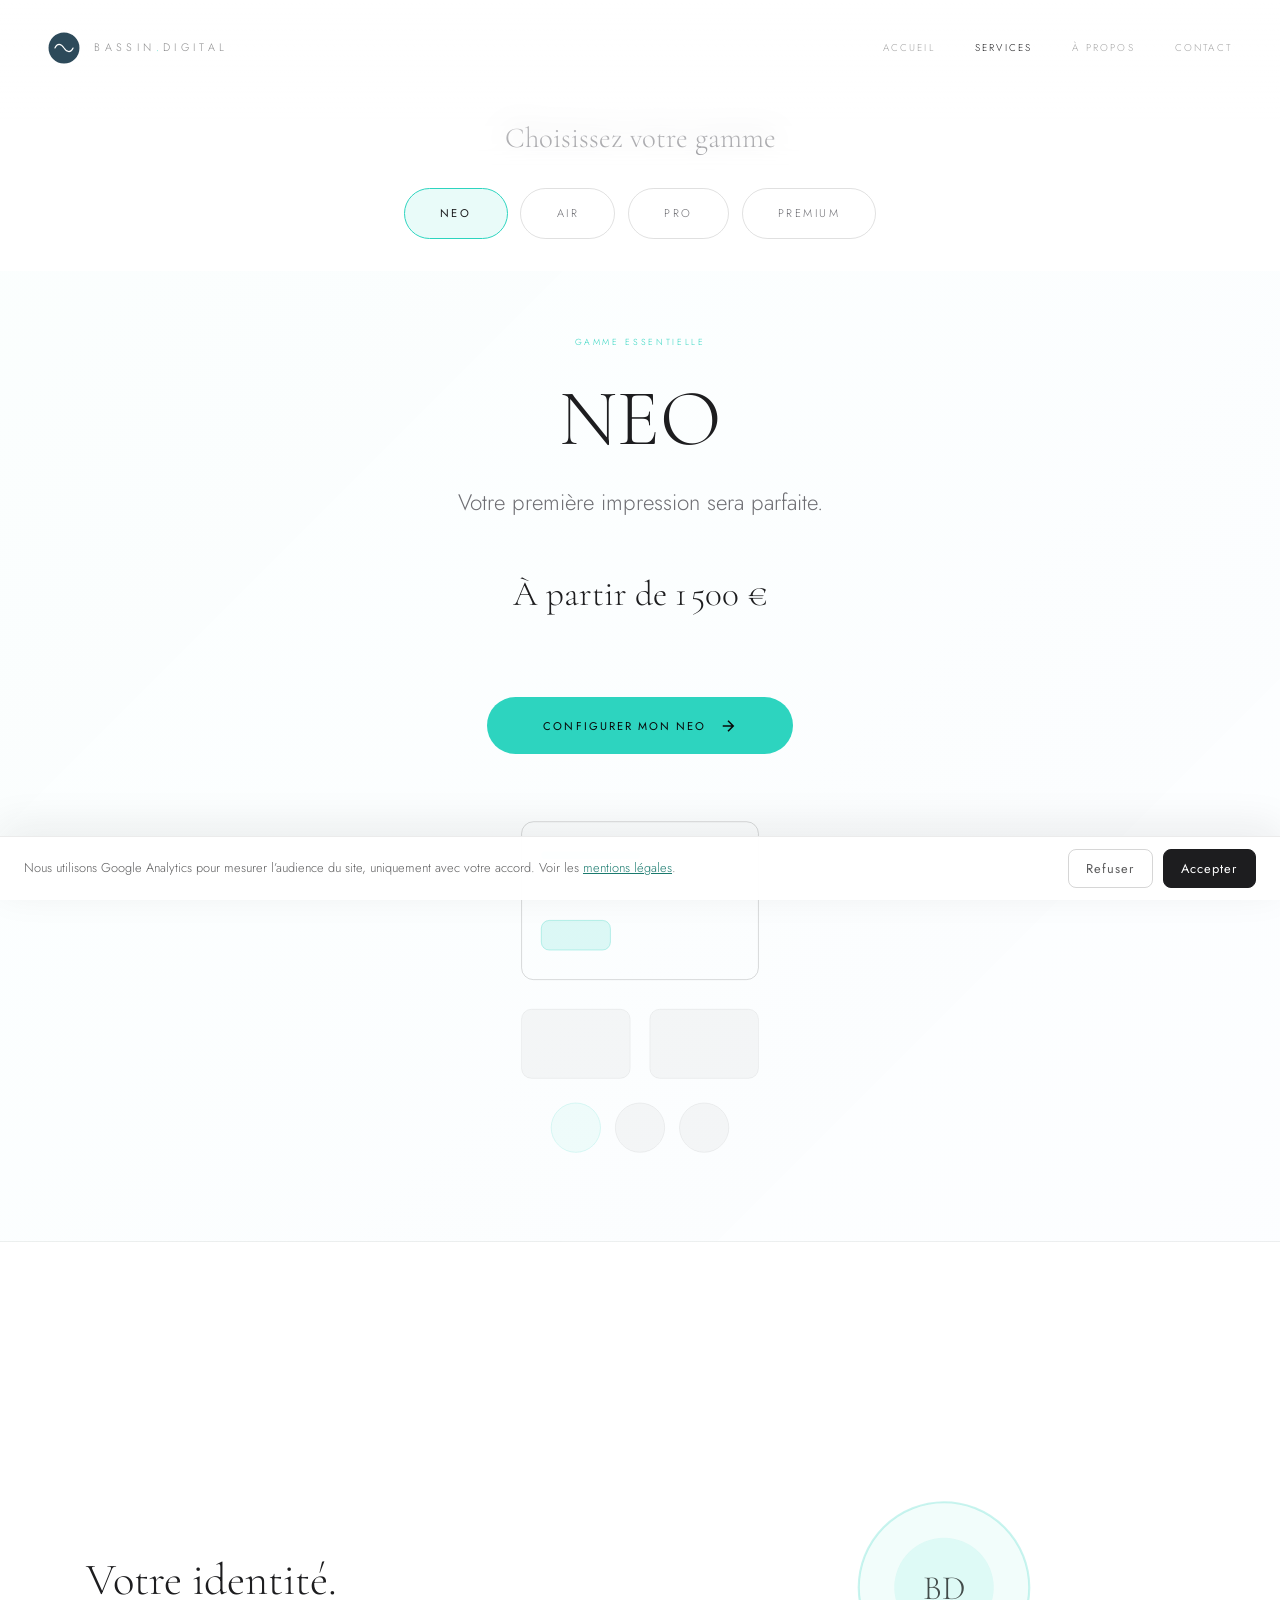
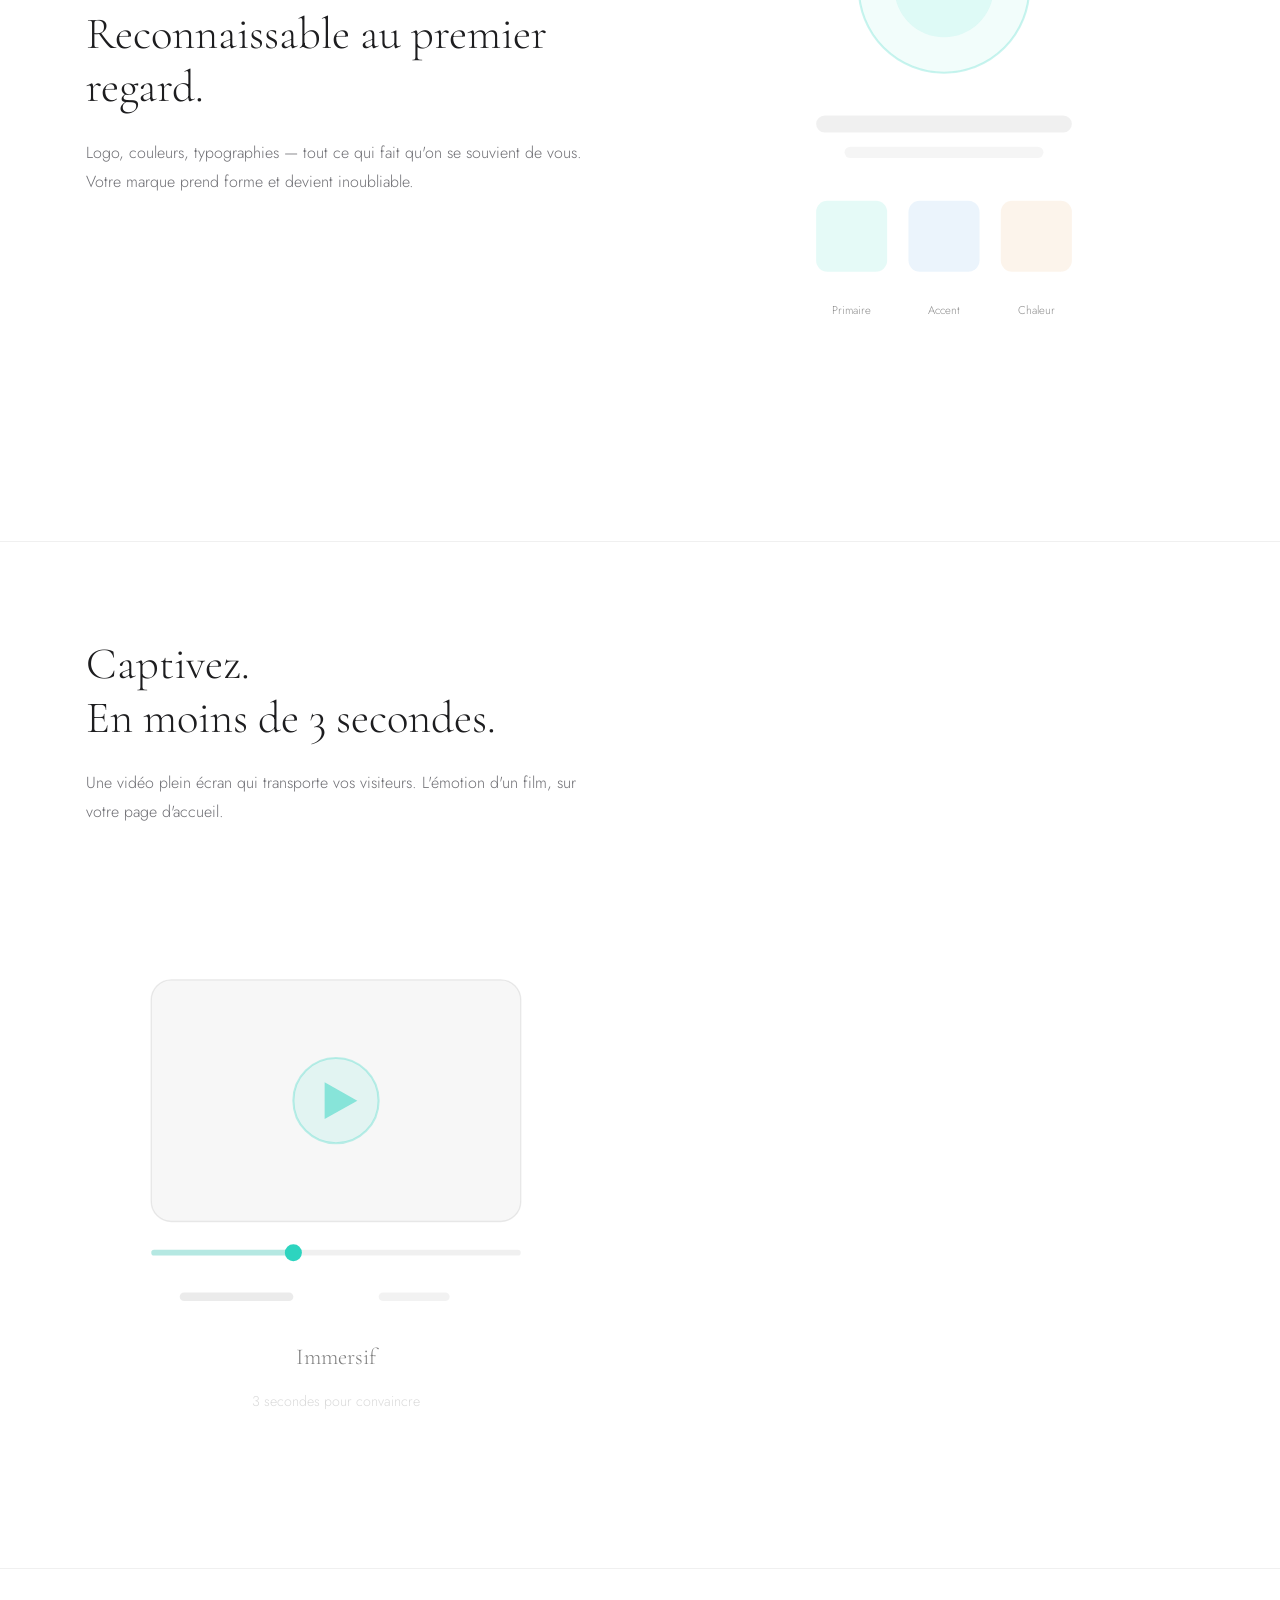
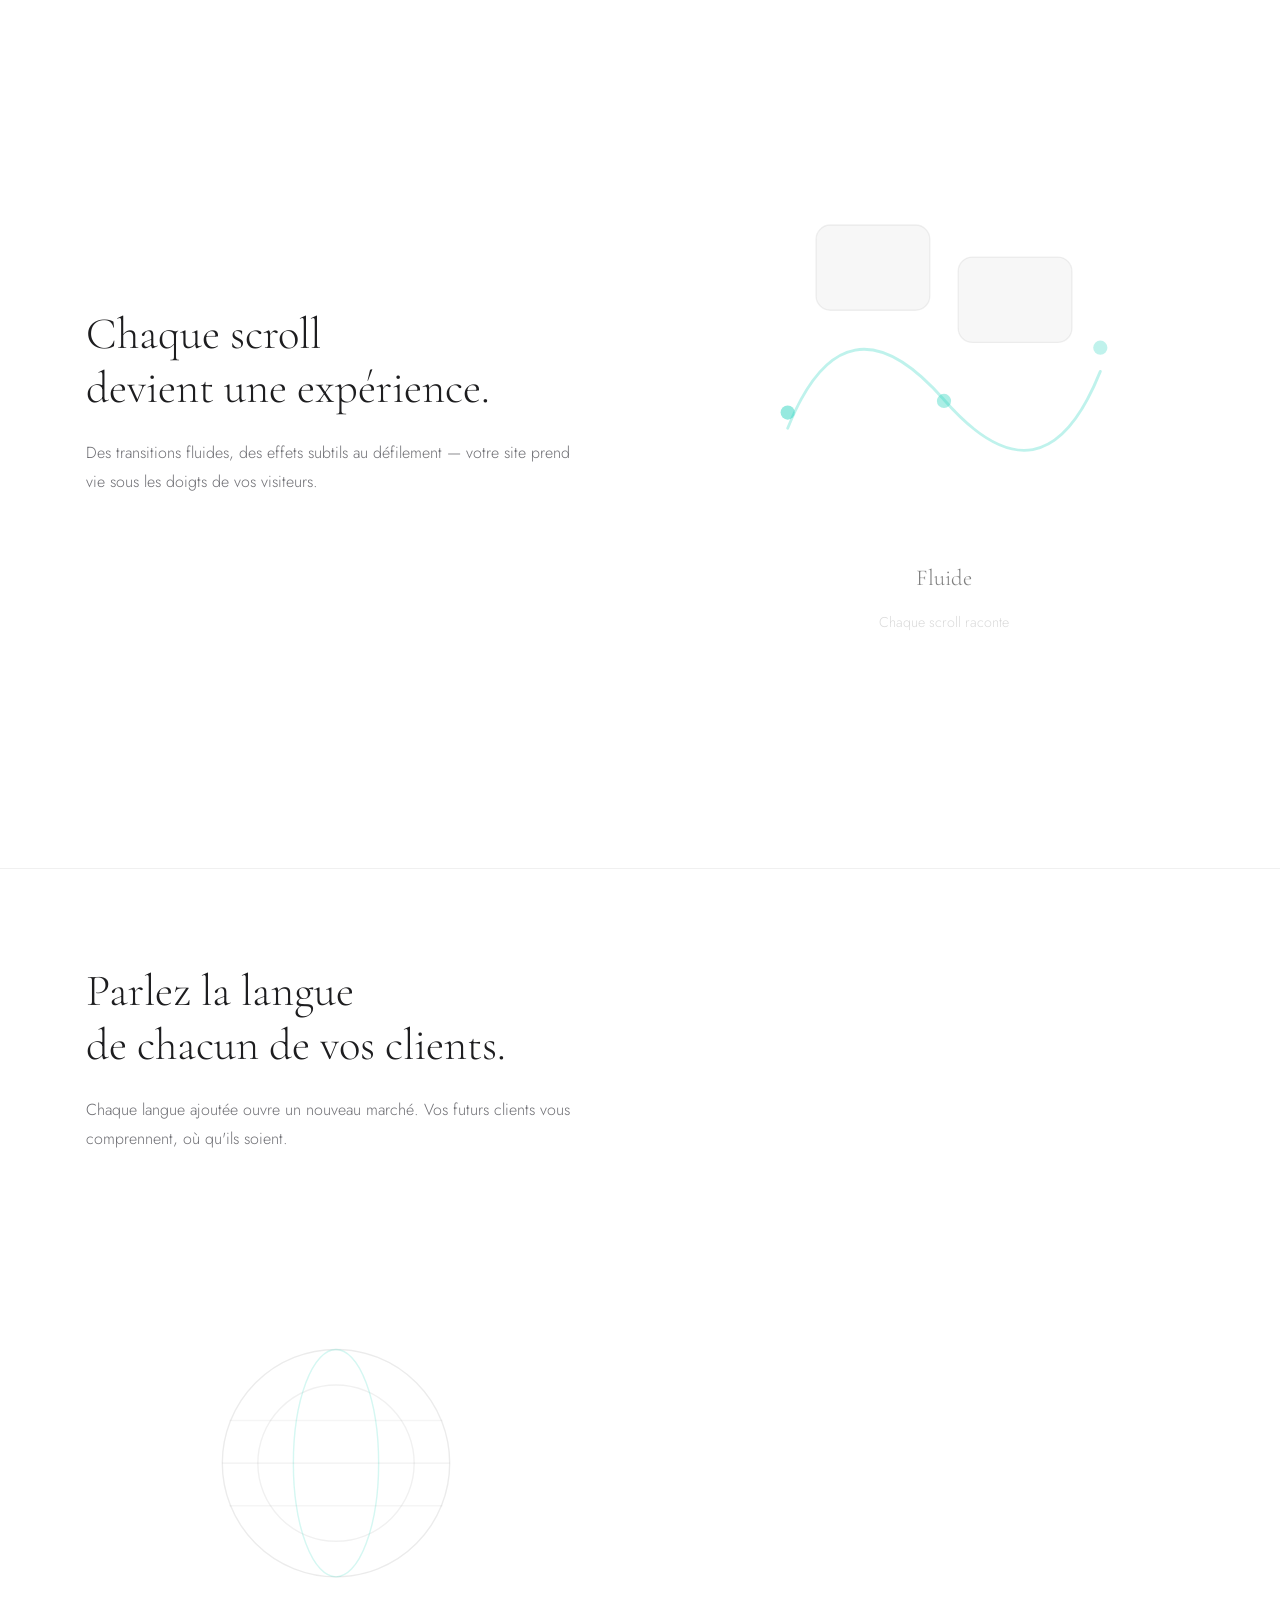
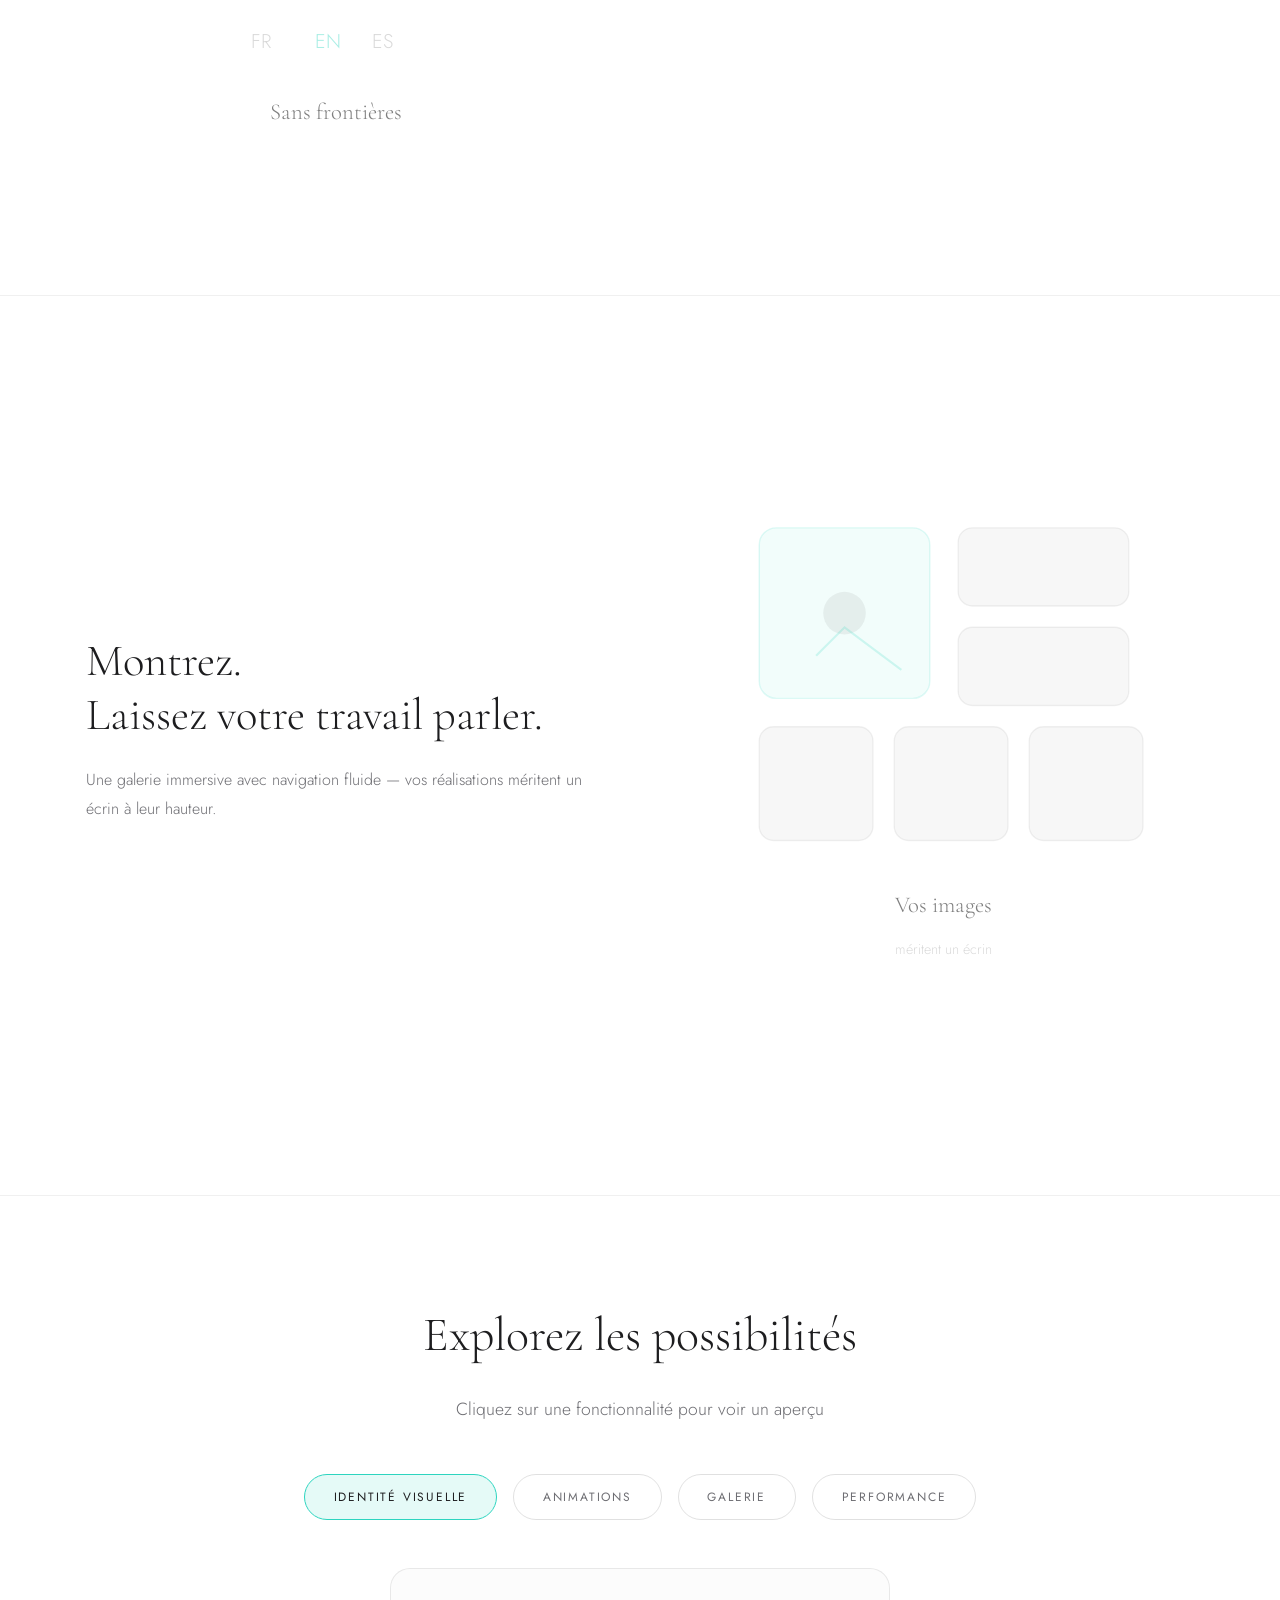
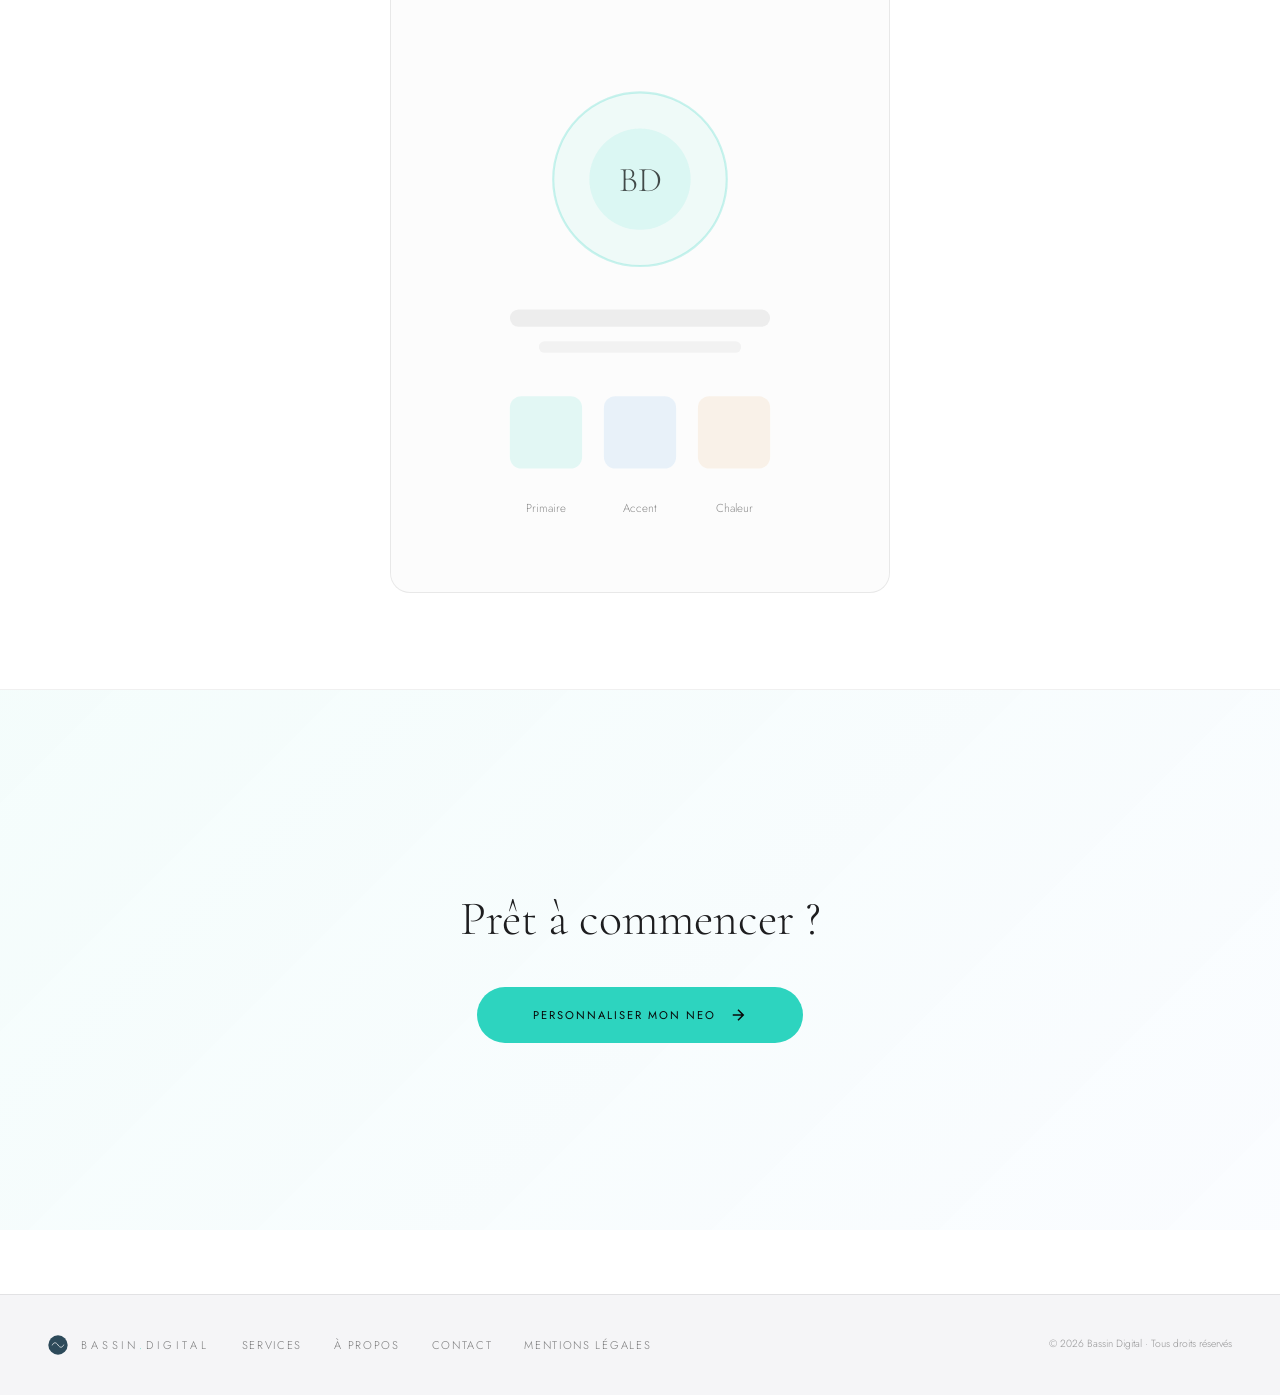
<file: site/configurer.html>
<!DOCTYPE html>
<html lang="fr">
<head>
<script src="consent.js" defer></script>
<meta charset="UTF-8">
<meta name="viewport" content="width=device-width, initial-scale=1.0">
<title>Configurez votre site — Bassin Digital</title>
<meta name="description" content="Configurez votre site web sur-mesure en ligne. Choisissez vos options, voyez le prix en temps réel et réservez votre projet.">
<meta name="robots" content="index, follow">
<link rel="canonical" href="https://bassindigital.com/configurer.html">

<link rel="icon" type="image/svg+xml" href="data:image/svg+xml,%3Csvg viewBox='0 0 60 60' fill='none' xmlns='http://www.w3.org/2000/svg'%3E%3Ccircle cx='30' cy='30' r='29' fill='%232D4A5A'/%3E%3Cpath d='M13 30 C17 21 24 21 30 30 C36 39 43 39 47 30' stroke='white' stroke-width='2.2' stroke-linecap='round' fill='none'/%3E%3C/svg%3E">

<link rel="stylesheet" href="fonts.css">
<script src="https://cdnjs.cloudflare.com/ajax/libs/gsap/3.12.5/gsap.min.js" defer></script>

<style>
* { margin: 0; padding: 0; box-sizing: border-box; }

:root {
  --text: #1d1d1f;
  --text-secondary: #6e6e73;
  --teal: #2dd4bf;
  --teal-light: #5fe6d5;
  --navy: #0a1628;
  --cream: #f0ece6;
  --teal-deep: #2D4A5A;
  --bg: #ffffff;
  --card-border: rgba(0,0,0,0.08);
}

body {
  background: #ffffff;
  color: #1d1d1f;
  font-family: 'Jost', sans-serif;
  overflow-x: hidden;
  font-weight: 300;
  font-size: 15px;
  line-height: 1.8;
}

a { color: inherit; }

/* ─── NAV ─── */
nav {
  position: fixed;
  top: 0; left: 0; right: 0;
  z-index: 200;
  display: flex;
  align-items: center;
  justify-content: space-between;
  padding: 2rem 3rem;
}

.nav-logo-wrap {
  display: flex;
  align-items: center;
  gap: 0.9rem;
  text-decoration: none;
}

.nav-logo-svg { width: 32px; height: 32px; flex-shrink: 0; }

.nav-logo {font-size: 0.68rem;
  letter-spacing: 0.4em;
  text-transform: uppercase;
  color: rgba(29,29,31,0.5);
  text-decoration: none;
}

.nav-logo span { color: var(--teal); }

.nav-links { display: flex; gap: 2.5rem; }

.nav-link {font-size: 0.62rem;
  letter-spacing: 0.22em;
  text-transform: uppercase;
  color: rgba(29,29,31,0.4);
  text-decoration: none;
  transition: color 0.3s;
}

.nav-link.active, .nav-link:hover { color: #1d1d1f; }

.burger {
  display: none;
  flex-direction: column;
  align-items: flex-end;
  gap: 6px;
  background: none;
  border: none;
  cursor: pointer;
  padding: 4px;
  z-index: 310;
}

.burger span {display: block;
  height: 1px;
  background: #1d1d1f;
  transition: transform 0.4s ease, width 0.4s ease;
  transform-origin: right;
}

.burger span:first-child { width: 24px; }
.burger span:last-child  { width: 14px; }
.burger.on span:first-child { transform: translateY(3.5px) rotate(45deg); width: 24px; }
.burger.on span:last-child  { transform: translateY(-3.5px) rotate(-45deg); width: 24px; }

.backdrop {
  position: fixed; inset: 0;
  z-index: 250;
  background: rgba(0,0,0,0);
  transition: background 0.5s ease;
  pointer-events: none;
}

.backdrop.on { background: rgba(0,0,0,0.55); pointer-events: all; }

.panel {
  position: fixed;
  top: 0; right: 0; bottom: 0;
  z-index: 300;
  width: 260px;
  background: #ffffff;
  display: flex;
  flex-direction: column;
  transform: translateX(100%);
  transition: transform 0.6s cubic-bezier(0.76,0,0.24,1);
  pointer-events: none;
}

.panel.on { transform: translateX(0); pointer-events: all; }

.panel-line {
  position: absolute;
  top: 20%; left: 0; bottom: 20%;
  width: 1px;
  background: var(--teal);
  opacity: 0.4;
  transform: scaleY(0);
  transform-origin: center;
  transition: transform 0.5s ease 0.35s;
  pointer-events: none;
}

.panel.on .panel-line { transform: scaleY(1); }

.panel-head {
  padding: 1.8rem 1.5rem;
  display: flex;
  justify-content: flex-end;
  flex-shrink: 0;
  position: relative;
  z-index: 2;
}

.x-btn {
  width: 32px; height: 32px;
  background: none; border: none; cursor: pointer;
  display: flex; align-items: center; justify-content: center;
  position: relative;
}

.x-btn::before, .x-btn::after {content: '';
  position: absolute;
  width: 16px; height: 1px;
  background: rgba(0,0,0,0.3);
  transition: background 0.3s;
}

.x-btn::before { transform: rotate(45deg); }
.x-btn::after  { transform: rotate(-45deg); }
.x-btn:hover::before, .x-btn:hover::after { background: #1d1d1f; }

.panel-nav {
  flex: 1;
  display: flex;
  flex-direction: column;
  align-items: center;
  justify-content: center;
  gap: 0.4rem;
  position: relative;
  z-index: 2;
}

.panel-nav a {font-size: 0.62rem;
  letter-spacing: 0.22em;
  text-transform: uppercase;
  color: rgba(29,29,31,0.4);
  text-decoration: none;
  padding: 0.7rem 0;
  opacity: 0;
  transform: translateX(12px);
  transition: opacity 0.4s ease, transform 0.5s ease, color 0.3s;
}

.panel.on .panel-nav a { opacity: 1; transform: translateX(0); }
.panel-nav a:nth-child(1) { transition-delay: 0.15s; }
.panel-nav a:nth-child(2) { transition-delay: 0.22s; }
.panel-nav a:nth-child(3) { transition-delay: 0.29s; }
.panel-nav a:nth-child(4) { transition-delay: 0.36s; }
.panel-nav a:hover, .panel-nav a.on { color: #1d1d1f; }

nav::before {
  content: '';
  position: absolute;
  inset: 0;
  height: 120px;
  background: linear-gradient(to bottom, rgba(255,255,255,0.85) 0%, transparent 100%);
  pointer-events: none;
  z-index: -1;
}

@media (max-width: 768px) {
  nav { padding: 1.5rem; }
  .nav-links { display: none; }
  .burger { display: flex; }
}

/* ─── TOP BLUR ─── */
.top-blur {
  position: fixed;
  top: 0; left: 0; right: 0;
  height: 180px;
  z-index: 190;
  pointer-events: none;
}

.top-blur::before {
  content: '';
  position: absolute;
  inset: 0;
  backdrop-filter: blur(14px);
  -webkit-backdrop-filter: blur(14px);
  -webkit-mask-image: linear-gradient(to bottom, black 0%, black 40%, transparent 100%);
  mask-image: linear-gradient(to bottom, black 0%, black 40%, transparent 100%);
}

/* ═══════════════════════════════════════
   APPLE-STYLE MARKETING SHOWCASE
   ═══════════════════════════════════════ */

.showcase-container {
  position: relative;
  width: 100%;
}

/* Hero section */
.showcase-hero {
  min-height: 100vh;
  display: flex;
  flex-direction: column;
  align-items: center;
  justify-content: center;
  padding: 4rem 2rem;
  text-align: center;
  background: linear-gradient(135deg, rgba(45,212,191,0.02) 0%, rgba(13,110,253,0.01) 100%);
  border-bottom: 1px solid rgba(0,0,0,0.06);
}

.showcase-hero-content {
  max-width: 900px;
  z-index: 10;
}

.showcase-hero-label {
  font-size: 0.55rem;
  letter-spacing: 0.3em;
  text-transform: uppercase;
  color: var(--teal);
  margin-bottom: 1.5rem;
  opacity: 0;
  transform: translateY(20px);
  animation: fadeUp 0.6s ease forwards;
}

.showcase-hero-gamme {
  font-family: 'Cormorant Garamond', serif;
  font-weight: 300;
  font-size: clamp(2.5rem, 10vw, 5rem);
  line-height: 1.1;
  margin-bottom: 1.2rem;
  opacity: 0;
  transform: translateY(20px);
  animation: fadeUp 0.6s ease forwards 0.1s;
}

.showcase-hero-tagline {font-size: clamp(1rem, 3vw, 1.4rem);
  color: #6e6e73;
  font-weight: 300;
  margin-bottom: 2.5rem;
  opacity: 0;
  transform: translateY(20px);
  animation: fadeUp 0.6s ease forwards 0.2s;
}

.showcase-hero-price {
  font-family: 'Cormorant Garamond', serif;
  font-size: clamp(1.5rem, 3vw, 2.2rem);
  font-weight: 300;
  margin-bottom: 2rem;
  opacity: 0;
  transform: translateY(20px);
  animation: fadeUp 0.6s ease forwards 0.3s;
}

.showcase-hero-price small {font-size: 0.75rem;
  font-family: 'Jost', sans-serif;
  color: #86868b;
}

.showcase-hero-btn {
  display: inline-flex;
  align-items: center;
  gap: 0.8rem;
  margin-top: 2.5rem;
  padding: 1.2rem 3.5rem;
  background: var(--teal);
  color: #080808;
  border: none;
  border-radius: 50px;
  font-family: 'Jost', sans-serif;
  font-size: 0.7rem;
  letter-spacing: 0.18em;
  text-transform: uppercase;
  font-weight: 500;
  cursor: pointer;
  transition: all 0.3s ease;
  opacity: 0;
  transform: translateY(20px);
  animation: fadeUp 0.6s ease forwards 0.4s;
}

.showcase-hero-btn:hover {
  background: var(--teal-light);
  transform: translateY(-3px);
}

.showcase-hero-btn svg {
  width: 18px;
  height: 18px;
}

.showcase-hero-visual {
  margin-top: 3rem;
  width: 100%;
  max-width: 600px;
  aspect-ratio: 16/10;
  opacity: 0;
  transform: translateY(30px);
  animation: fadeUp 0.8s ease forwards 0.4s;
}

.showcase-hero-visual svg {
  width: 100%;
  height: 100%;
}

/* Section blocks */
.showcase-section {
  min-height: 100vh;
  display: grid;
  grid-template-columns: 1fr 1fr;
  align-items: center;
  justify-items: center;
  gap: 4rem;
  padding: 6rem 4rem;
  border-bottom: 1px solid rgba(0,0,0,0.06);
}

.showcase-section.alt {
  grid-auto-flow: dense;
}

.showcase-section.alt .showcase-section-visual {
  grid-column: 1;
}

.showcase-section-content {
  max-width: 500px;
  opacity: 0;
  transform: translateY(40px);
  transition: opacity 0.8s ease, transform 0.8s ease;
}

.showcase-section.in-view .showcase-section-content {
  opacity: 1;
  transform: translateY(0);
}

.showcase-section-headline {font-family: 'Cormorant Garamond', serif;
  font-weight: 300;
  font-size: clamp(1.8rem, 4vw, 2.8rem);
  line-height: 1.2;
  margin-bottom: 1.5rem;
  color: #1d1d1f;
}

.showcase-section-paragraph {font-size: 1rem;
  color: #6e6e73;
  line-height: 1.8;
  margin-bottom: 2rem;
}

.showcase-section-visual {
  width: 100%;
  max-width: 450px;
  aspect-ratio: 1/1.2;
  opacity: 0;
  transform: scale(0.95);
  transition: opacity 0.8s ease, transform 0.8s ease;
}

.showcase-section.in-view .showcase-section-visual {
  opacity: 1;
  transform: scale(1);
}

.showcase-section-visual svg {
  width: 100%;
  height: 100%;
}

/* Interactive section */
.showcase-interactive {
  min-height: 100vh;
  display: flex;
  flex-direction: column;
  align-items: center;
  justify-content: center;
  padding: 6rem 2rem;
  text-align: center;
  border-bottom: 1px solid rgba(0,0,0,0.06);
}

.showcase-interactive-title {
  font-family: 'Cormorant Garamond', serif;
  font-weight: 300;
  font-size: clamp(2rem, 5vw, 3rem);
  margin-bottom: 1rem;
}

.showcase-interactive-desc {font-size: 1.1rem;
  color: #6e6e73;
  max-width: 600px;
  margin-bottom: 3rem;
}

.showcase-interactive-buttons {
  display: flex;
  gap: 1rem;
  flex-wrap: wrap;
  justify-content: center;
  margin-bottom: 3rem;
}

.showcase-interactive-btn {padding: 0.8rem 1.8rem;
  border: 1px solid rgba(0,0,0,0.12);
  background: transparent;
  color: #6e6e73;
  font-family: 'Jost', sans-serif;
  font-size: 0.75rem;
  letter-spacing: 0.15em;
  text-transform: uppercase;
  border-radius: 50px;
  cursor: pointer;
  transition: all 0.3s ease;
}

.showcase-interactive-btn:hover {
  border-color: var(--teal);
  color: var(--teal);
  background: rgba(45,212,191,0.05);
}

.showcase-interactive-btn.active {border-color: var(--teal);
  background: rgba(45,212,191,0.12);
  color: #1d1d1f;
}

.showcase-interactive-preview {
  width: 100%;
  max-width: 500px;
  aspect-ratio: 4/5;
  border: 1px solid rgba(0,0,0,0.08);
  border-radius: 20px;
  overflow: hidden;
  background: rgba(0,0,0,0.01);
  display: flex;
  align-items: center;
  justify-content: center;
}

.showcase-interactive-preview svg {
  width: 100%;
  height: 100%;
  padding: 2rem;
}

/* CTA section */
.showcase-cta {
  min-height: 60vh;
  display: flex;
  flex-direction: column;
  align-items: center;
  justify-content: center;
  padding: 4rem 2rem;
  text-align: center;
  background: linear-gradient(135deg, rgba(45,212,191,0.05) 0%, rgba(13,110,253,0.02) 100%);
}

.showcase-cta-headline {
  font-family: 'Cormorant Garamond', serif;
  font-weight: 300;
  font-size: clamp(2rem, 5vw, 3rem);
  margin-bottom: 1.5rem;
}

.showcase-cta-btn {
  display: inline-flex;
  align-items: center;
  gap: 0.8rem;
  padding: 1.2rem 3.5rem;
  background: var(--teal);
  color: #080808;
  border: none;
  border-radius: 50px;
  font-family: 'Jost', sans-serif;
  font-size: 0.7rem;
  letter-spacing: 0.18em;
  text-transform: uppercase;
  font-weight: 500;
  cursor: pointer;
  transition: all 0.3s ease;
}

.showcase-cta-btn:hover {
  background: var(--teal-light);
  transform: translateY(-3px);
}

.showcase-cta-btn svg {
  width: 18px;
  height: 18px;
}

/* ═══════════════════════════════════════
   APPLE-STYLE CONFIGURATOR
   ═══════════════════════════════════════ */

/* ─── GAMME TABS ─── */
.gamme-tabs-wrap {
  max-width: 1400px;
  margin: 0 auto;
  padding: 7rem 2rem 2rem;
  text-align: center;
}

.gamme-tabs-heading {font-family: 'Cormorant Garamond', serif;
  font-weight: 300;
  font-size: clamp(1.4rem, 3vw, 1.8rem);
  color: #86868b;
  margin-bottom: 1.5rem;
}

.gamme-tabs {
  display: flex;
  justify-content: center;
  gap: 0.8rem;
  flex-wrap: wrap;
}

.gamme-tab {display: flex;
  align-items: center;
  justify-content: center;
  font-size: 0.7rem;
  letter-spacing: 0.22em;
  text-transform: uppercase;
  text-decoration: none;
  color: #6e6e73;
  padding: 0.9rem 2.2rem;
  border: 1px solid rgba(0,0,0,0.12);
  border-radius: 50px;
  transition: all 0.3s ease;
  cursor: pointer;
  font-weight: 300;
}

.gamme-tab:hover {border-color: rgba(0,0,0,0.15);
  color: rgba(0,0,0,0.7);
  background: rgba(0,0,0,0.03);
}

.gamme-tab.active {border-color: var(--teal);
  color: #1d1d1f;
  background: rgba(45,212,191,0.08);
  background: rgba(45,212,191,0.1);
  font-weight: 400;
}

/* ─── HERO INTRO ─── */
.config-intro {
  text-align: center;
  max-width: 700px;
  margin: 3rem auto 0;
  padding: 0 2rem;
}

.config-intro-label {
  font-size: 0.55rem;
  letter-spacing: 0.3em;
  text-transform: uppercase;
  color: var(--teal);
  margin-bottom: 1rem;
}

.config-intro-name {
  font-family: 'Cormorant Garamond', serif;
  font-weight: 300;
  font-size: clamp(3.5rem, 8vw, 6rem);
  line-height: 1;
  margin-bottom: 0.8rem;
}

.config-intro-tagline {font-size: 1.15rem;
  color: #6e6e73;
  font-weight: 200;
  margin-bottom: 1.5rem;
}

.config-intro-price {
  font-family: 'Cormorant Garamond', serif;
  font-size: 2.2rem;
  font-weight: 300;
}

.config-intro-price small {font-size: 0.75rem;
  font-family: 'Jost', sans-serif;
  color: #86868b;
}

.config-intro-start {
  margin-top: 2.5rem;
}

.config-intro-start .start-btn {
  display: inline-flex;
  align-items: center;
  gap: 0.6rem;
  font-size: 0.65rem;
  letter-spacing: 0.18em;
  text-transform: uppercase;
  font-family: 'Jost', sans-serif;
  font-weight: 400;
  color: #1d1d1f;
  background: var(--teal);
  border: none;
  padding: 1.1rem 3rem;
  border-radius: 50px;
  cursor: pointer;
  transition: background 0.3s ease, transform 0.2s ease;
}

.config-intro-start .start-btn:hover {
  background: var(--teal-light);
  transform: translateY(-2px);
}

.config-intro-start .start-btn svg {
  width: 16px; height: 16px;
}

/* ─── SPLIT LAYOUT ─── */
.config-split {
  display: none;
  grid-template-columns: 1fr 1fr;
  max-width: 1400px;
  margin: 0 auto;
  min-height: 100vh;
  opacity: 0;
  transform: translateY(40px);
  transition: opacity 0.8s ease, transform 0.8s ease;
}

.config-split.visible {
  display: grid;
  opacity: 1;
  transform: translateY(0);
}

/* LEFT: Sticky visual */
.config-visual {
  position: sticky;
  top: 0;
  height: 100vh;
  display: flex;
  align-items: center;
  justify-content: center;
  padding: 4rem;
  overflow: hidden;
}

.visual-container {position: relative;
  width: 100%;
  max-width: 480px;
  aspect-ratio: 4/5;
  border-radius: 24px;
  overflow: hidden;
  background: #f5f5f7;
  border: 1px solid rgba(0,0,0,0.08);
}

.visual-scene {
  position: absolute;
  inset: 0;
  display: flex;
  align-items: center;
  justify-content: center;
  opacity: 0;
  transform: scale(0.95);
  transition: opacity 0.6s ease, transform 0.6s ease;
  padding: 2.5rem;
}

.visual-scene.active {
  opacity: 1;
  transform: scale(1);
}

.visual-scene svg {
  width: 100%;
  height: 100%;
  max-width: 320px;
  max-height: 400px;
}

.visual-label {
  position: absolute;
  bottom: 2rem;
  left: 2rem;
  right: 2rem;
  text-align: center;
}

.visual-label-tag {
  font-size: 0.5rem;
  letter-spacing: 0.3em;
  text-transform: uppercase;
  color: var(--teal);
  margin-bottom: 0.4rem;
}

.visual-label-name {font-family: 'Cormorant Garamond', serif;
  font-size: 1.4rem;
  font-weight: 300;
  color: #1d1d1f;
}

/* RIGHT: Options flow */
.config-options {
  padding: 6rem 3rem 8rem 2rem;
  display: flex;
  flex-direction: column;
  gap: 0;
}

/* ─── STEP ─── */
.config-step {
  position: relative;
  padding: 2.5rem 0;
  border-bottom: 1px solid rgba(0,0,0,0.06);
  opacity: 0.25;
  pointer-events: none;
  transition: opacity 0.6s ease, transform 0.4s ease;
  transform: translateY(10px);
}

.config-step.unlocked {
  opacity: 1;
  pointer-events: all;
  transform: translateY(0);
}

.config-step.completed {
  opacity: 0.6;
}

.config-step.active {
  opacity: 1;
  pointer-events: all;
  transform: translateY(0);
}

.step-number {display: inline-flex;
  align-items: center;
  justify-content: center;
  width: 28px;
  height: 28px;
  border-radius: 50%;
  border: 1px solid rgba(0,0,0,0.12);
  font-size: 0.65rem;
  font-weight: 400;
  color: rgba(0,0,0,0.3);
  margin-bottom: 1.2rem;
  transition: all 0.4s ease;
}

.config-step.active .step-number {
  border-color: var(--teal);
  color: var(--teal);
  background: rgba(45,212,191,0.08);
}

.config-step.completed .step-number {
  border-color: var(--teal);
  background: var(--teal);
  color: #080808;
}

.step-actions {
  display: flex;
  align-items: center;
  gap: 1rem;
  margin-top: 1.8rem;
}

.step-continue {display: inline-flex;
  align-items: center;
  gap: 0.5rem;
  font-size: 0.6rem;
  letter-spacing: 0.15em;
  text-transform: uppercase;
  font-family: 'Jost', sans-serif;
  font-weight: 400;
  color: #1d1d1f;
  background: none;
  border: 1px solid rgba(0,0,0,0.12);
  padding: 0.9rem 2rem;
  border-radius: 50px;
  cursor: pointer;
  transition: all 0.3s ease;
}

.step-continue:hover {
  border-color: var(--teal);
  color: var(--teal);
}

.step-continue svg {
  width: 14px; height: 14px;
}

.step-skip {font-size: 0.65rem;
  color: rgba(0,0,0,0.3);
  background: none;
  border: none;
  cursor: pointer;
  transition: color 0.3s;
  text-decoration: underline;
  text-underline-offset: 3px;
  font-family: 'Jost', sans-serif;
}

.step-skip:hover { color: rgba(0,0,0,0.6);
}

.step-headline {font-family: 'Cormorant Garamond', serif;
  font-weight: 300;
  font-size: clamp(1.6rem, 2.5vw, 2.2rem);
  line-height: 1.2;
  margin-bottom: 1.2rem;
  color: #1d1d1f;
}

.step-benefit {font-size: 0.95rem;
  color: #6e6e73;
  margin-bottom: 2rem;
  line-height: 1.7;
}

.choice-card {display: flex;
  align-items: center;
  gap: 1rem;
  padding: 1.4rem 1.6rem;
  margin-bottom: 0.8rem;
  border: 1px solid rgba(0,0,0,0.1);
  border-radius: 12px;
  background: transparent;
  cursor: pointer;
  transition: all 0.3s ease;
}

.choice-card:hover {border-color: rgba(0,0,0,0.15);
  background: rgba(0,0,0,0.02);
}

.choice-card.selected {
  border-color: var(--teal);
  background: rgba(45,212,191,0.08);
}

.choice-label {
  flex: 1;
  text-align: left;
}

.choice-title {font-weight: 500;
  color: #1d1d1f;
  font-size: 0.95rem;
  margin-bottom: 0.3rem;
}

.choice-desc {font-size: 0.8rem;
  color: #86868b;
}

.choice-price {
  font-family: 'Cormorant Garamond', serif;
  font-size: 1.2rem;
  font-weight: 400;
  color: var(--teal);
}

.choice-checkbox {width: 20px;
  height: 20px;
  border-radius: 50%;
  border: 2px solid rgba(0,0,0,0.15);
  background: transparent;
  flex-shrink: 0;
  transition: all 0.3s ease;
  position: relative;
}

.choice-card.selected .choice-checkbox {
  border-color: var(--teal);
  background: var(--teal);
}

.choice-card.selected .choice-checkbox::after {
  content: '✓';
  position: absolute;
  inset: 0;
  display: flex;
  align-items: center;
  justify-content: center;
  color: #080808;
  font-size: 0.8rem;
  font-weight: 600;
}

/* ─── QTY CONTROL ─── */
.qty-control {display: inline-flex;
  align-items: center;
  gap: 0;
  margin-top: 1.2rem;
  background: #f5f5f7;
  border: 1px solid rgba(0,0,0,0.12);
  border-radius: 50px;
  padding: 4px;
}

.qty-btn {width: 36px;
  height: 36px;
  border: none;
  background: transparent;
  color: rgba(0,0,0,0.5);
  border-radius: 50%;
  cursor: pointer;
  transition: all 0.2s ease;
  font-size: 1.1rem;
  display: flex;
  align-items: center;
  justify-content: center;
  flex-shrink: 0;
}

.qty-btn:hover {
  border: none;
  color: var(--teal);
  background: rgba(45,212,191,0.12);
}

.qty-display {min-width: 70px;
  text-align: center;
  font-family: 'Cormorant Garamond', serif;
  font-size: 1.2rem;
  color: #1d1d1f;
  padding: 0 4px;
}

.qty-unit {font-size: 0.75rem;
  color: #86868b;
  margin-left: 0.4rem;
}

.qty-wrap {
  display: flex;
  flex-direction: column;
  align-items: flex-start;
  gap: 0.6rem;
  margin-top: 1.2rem;
}

.qty-price-label {
  font-size: 0.95rem;
  color: var(--teal);
  font-weight: 500;
  letter-spacing: 0.02em;
}

.qty-control { margin-top: 0; }

/* ─── BASE INFO ─── */
.base-info {margin-top: 2.5rem;
  padding-top: 2.5rem;
  border-top: 1px solid rgba(0,0,0,0.06);
}

.base-title {font-family: 'Cormorant Garamond', serif;
  font-weight: 300;
  font-size: 1.3rem;
  margin-bottom: 0.6rem;
  color: #1d1d1f;
}

.base-desc {font-size: 0.85rem;
  color: #86868b;
  margin-bottom: 1.2rem;
}

.base-features-grid {
  display: grid;
  grid-template-columns: repeat(2, 1fr);
  gap: 0.4rem 2.5rem;
}

.base-feature {display: flex;
  align-items: center;
  gap: 0.6rem;
  font-size: 0.78rem;
  color: rgba(0,0,0,0.5);
}

.base-feature .check {
  width: 16px;
  height: 16px;
  border-radius: 50%;
  background: rgba(45,212,191,0.12);
  display: flex;
  align-items: center;
  justify-content: center;
  flex-shrink: 0;
}

.base-feature .check svg {
  width: 10px;
  height: 10px;
  stroke: var(--teal);
}

/* ─── RESPONSIVE ─── */
@media (max-width: 900px) {
  .config-split {
    grid-template-columns: 1fr;
  }
  .config-visual {
    position: relative;
    height: 50vh;
    min-height: 350px;
  }
  .config-options {
    padding: 2rem 1.5rem 8rem;
  }
  .base-features-grid { grid-template-columns: 1fr; }
  .showcase-section {
    grid-template-columns: 1fr;
    padding: 4rem 2rem;
    gap: 2rem;
  }
  .showcase-section.alt .showcase-section-visual {
    grid-column: auto;
    order: -1;
  }
}

@media (max-width: 600px) {
  .footer-inner { flex-direction: column; text-align: center; }
  .footer-links { flex-wrap: wrap; justify-content: center; }
  .sticky-inner {
    flex-direction: row;
    flex-wrap: wrap;
    padding: 0.8rem 1rem;
    gap: 0.5rem;
    justify-content: space-between;
    align-items: center;
  }
  .sticky-left {
    gap: 0.5rem;
    flex-shrink: 0;
  }
  .sticky-gamme { font-size: 1rem; }
  .sticky-options-count { font-size: 0.65rem; }
  .sticky-center {
    gap: 0.8rem;
    flex: 0 0 auto;
    text-align: right;
  }
  .sticky-total { font-size: 1.1rem; }
  .sticky-total-label { font-size: 0.55rem; margin-bottom: 0.1rem; }
  .sticky-deposit { font-size: 0.65rem; }
  .btn-checkout {
    width: 100%;
    justify-content: center;
    padding: 0.8rem 1.5rem;
    font-size: 0.62rem;
    flex-shrink: 0;
  }
  .config-options { padding: 1.5rem 1rem 10rem; }
  .choice-card { padding: 1.2rem; gap: 0.8rem; }
  .step-headline { font-size: 1.6rem; }
}

/* ─── SCROLLBAR ─── */
::-webkit-scrollbar { width: 6px; }
::-webkit-scrollbar-track { background: transparent; }
::-webkit-scrollbar-thumb { background: rgba(0,0,0,0.12); border-radius: 3px; }

/* ─── ANIMATIONS ─── */
.fade-in {
  opacity: 0;
  transform: translateY(20px);
  animation: fadeUp 0.6s ease forwards;
}

@keyframes fadeUp {
  to { opacity: 1; transform: translateY(0); }
}

.fade-in-delay-1 { animation-delay: 0.1s; }
.fade-in-delay-2 { animation-delay: 0.2s; }
.fade-in-delay-3 { animation-delay: 0.3s; }

/* ─── PROGRESS DOTS ─── */
.progress-dots {
  position: fixed;
  right: 2rem;
  top: 50%;
  transform: translateY(-50%);
  z-index: 150;
  display: flex;
  flex-direction: column;
  gap: 0.6rem;
  opacity: 0;
  transition: opacity 0.5s ease;
}

.progress-dots.visible { opacity: 1; }

.progress-dot {width: 8px;
  height: 8px;
  border-radius: 50%;
  background: rgba(0,0,0,0.15);
  transition: all 0.4s ease;
  cursor: pointer;
}

.progress-dot.active {
  background: var(--teal);
  transform: scale(1.3);
}

.progress-dot.done {
  background: rgba(45,212,191,0.4);
}

@media (max-width: 900px) {
  .progress-dots { display: none; }
}

/* ─── STICKY BAR ─── */
.sticky-bar {position: fixed;
  bottom: 0; left: 0; right: 0;
  z-index: 100;
  background: linear-gradient(to top, rgba(255,255,255,0.95), rgba(255,255,255,0.9));
  backdrop-filter: blur(20px);
  -webkit-backdrop-filter: blur(20px);
  border-top: 1px solid rgba(0,0,0,0.08);
  opacity: 0;
  transform: translateY(100%);
  transition: opacity 0.5s ease, transform 0.5s ease;
}

.sticky-bar.visible {
  opacity: 1;
  transform: translateY(0);
}

.sticky-inner {
  max-width: 1400px;
  margin: 0 auto;
  display: flex;
  align-items: center;
  justify-content: space-between;
  padding: 1.5rem 3rem;
  gap: 2rem;
}

.sticky-left {
  display: flex;
  align-items: center;
  gap: 1.5rem;
}

.sticky-gamme {
  font-family: 'Cormorant Garamond', serif;
  font-size: 1.3rem;
  font-weight: 300;
}

.sticky-options-count {font-size: 0.8rem;
  color: rgba(0,0,0,0.5);
}

.sticky-center {
  flex: 1;
  display: flex;
  align-items: center;
  gap: 3rem;
}

.sticky-center > div {
  display: flex;
  flex-direction: column;
}

.sticky-total-label {font-size: 0.7rem;
  letter-spacing: 0.12em;
  text-transform: uppercase;
  color: rgba(0,0,0,0.4);
  margin-bottom: 0.3rem;
}

.sticky-total {font-family: 'Cormorant Garamond', serif;
  font-size: 1.5rem;
  font-weight: 400;
  color: #1d1d1f;
}

.sticky-deposit {font-size: 0.8rem;
  color: rgba(0,0,0,0.5);
}

.btn-checkout {
  display: flex;
  align-items: center;
  gap: 0.6rem;
  padding: 1rem 2.5rem;
  background: var(--teal);
  color: #080808;
  border: none;
  border-radius: 50px;
  font-family: 'Jost', sans-serif;
  font-size: 0.7rem;
  letter-spacing: 0.15em;
  text-transform: uppercase;
  font-weight: 500;
  cursor: pointer;
  transition: all 0.3s ease;
}

.btn-checkout:hover {
  background: var(--teal-light);
  transform: translateY(-2px);
}

.btn-checkout svg {
  width: 16px;
  height: 16px;
}

/* ─── MODAL ─── */
.modal-overlay {
  position: fixed;
  inset: 0;
  z-index: 400;
  background: rgba(0,0,0,0.5);
  backdrop-filter: blur(4px);
  -webkit-backdrop-filter: blur(4px);
  display: none;
  align-items: center;
  justify-content: center;
  opacity: 0;
  transition: opacity 0.3s ease;
}

.modal-overlay.visible {
  display: flex;
  opacity: 1;
}

.modal {background: #ffffff;
  border: 1px solid rgba(0,0,0,0.08);
  border-radius: 20px;
  padding: 3rem;
  max-width: 500px;
  width: 90%;
  max-height: 80vh;
  overflow-y: auto;
  position: relative;
}

.modal-close {
  position: absolute;
  top: 1.5rem;
  right: 1.5rem;
  width: 32px;
  height: 32px;
  background: none;
  border: none;
  cursor: pointer;
  display: flex;
  align-items: center;
  justify-content: center;
}

.modal-close::before, .modal-close::after {content: '';
  position: absolute;
  width: 16px;
  height: 1px;
  background: rgba(0,0,0,0.3);
  transition: background 0.3s;
}

.modal-close::before { transform: rotate(45deg); }
.modal-close::after { transform: rotate(-45deg); }
.modal-close:hover::before, .modal-close:hover::after { background: #1d1d1f; }

.modal h2 {
  font-family: 'Cormorant Garamond', serif;
  font-size: 1.8rem;
  font-weight: 300;
  margin-bottom: 1.5rem;
}

.modal-section {margin-bottom: 2rem;
  padding-bottom: 2rem;
  border-bottom: 1px solid rgba(0,0,0,0.08);
}

.modal-section:last-child {
  border-bottom: none;
  margin-bottom: 1.5rem;
}

.modal-label {font-size: 0.7rem;
  letter-spacing: 0.15em;
  text-transform: uppercase;
  color: rgba(0,0,0,0.5);
  margin-bottom: 0.8rem;
}

.modal-item {
  display: flex;
  align-items: center;
  justify-content: space-between;
  font-size: 0.95rem;
  margin-bottom: 0.6rem;
}

.modal-item-label { color: #1d1d1f;
}

.modal-item-price {
  font-family: 'Cormorant Garamond', serif;
  font-weight: 400;
  color: var(--teal);
}

.modal-total {
  display: flex;
  align-items: center;
  justify-content: space-between;
  font-size: 1.2rem;
  margin-bottom: 0.5rem;
}

.modal-deposit {display: flex;
  align-items: center;
  justify-content: space-between;
  font-size: 0.9rem;
  color: rgba(0,0,0,0.5);
  margin-bottom: 2rem;
}

.btn-pay {
  width: 100%;
  padding: 1rem 1.5rem;
  background: var(--teal);
  color: #080808;
  border: none;
  border-radius: 12px;
  font-family: 'Jost', sans-serif;
  font-size: 0.8rem;
  letter-spacing: 0.15em;
  text-transform: uppercase;
  font-weight: 500;
  cursor: pointer;
  transition: all 0.3s ease;
}

.btn-pay:hover:not(:disabled) {
  background: var(--teal-light);
}

.btn-pay:disabled {
  opacity: 0.5;
  cursor: not-allowed;
}

/* ─── FOOTER ─── */
.site-footer {background: #f5f5f7;
  border-top: 1px solid rgba(0,0,0,0.08);
  padding: 2.5rem 3rem;
  margin-top: 4rem;
}

.footer-inner {
  max-width: 1400px;
  margin: 0 auto;
  display: flex;
  align-items: center;
  justify-content: space-between;
  gap: 2rem;
}

.footer-left {
  display: flex;
  align-items: center;
  gap: 0.8rem;
}

.footer-logo-text {font-size: 0.7rem;
  letter-spacing: 0.35em;
  text-transform: uppercase;
  color: rgba(0,0,0,0.5);
}

.footer-logo-text span { color: var(--teal); }

.footer-links {
  display: flex;
  gap: 2rem;
}

.footer-links a {font-size: 0.7rem;
  letter-spacing: 0.15em;
  text-transform: uppercase;
  color: rgba(0,0,0,0.5);
  text-decoration: none;
  transition: color 0.3s;
}

.footer-links a:hover { color: #1d1d1f;
}

.footer-copy {font-size: 0.65rem;
  color: rgba(0,0,0,0.4);
  margin-left: auto;
}

/* Acceptation des CGV avant paiement */
.modal-fields { display: grid; gap: 0.7rem; margin: 1.5rem 0 0.2rem; text-align: left; }
.modal-fields input { width: 100%; padding: 0.8rem 0.9rem; border: 1px solid rgba(0,0,0,0.14); border-radius: 8px; font-family: inherit; font-size: 0.92rem; font-weight: 300; color: #1d1d1f; background: #ffffff; }
.modal-fields input::placeholder { color: rgba(29,29,31,0.42); }
.modal-fields input:focus { outline: none; border-color: #1a7a6e; box-shadow: 0 0 0 3px rgba(45,212,191,0.14); }
.modal-next { margin-top: 1rem; font-size: 0.78rem; line-height: 1.55; color: rgba(29,29,31,0.55); text-align: left; }
.modal-deposit:last-child { margin-bottom: 0; }
.modal-vat { margin-top: 0; font-size: 0.78rem; line-height: 1.5; color: rgba(29,29,31,0.55); text-align: left; }
.modal-cgv { display: flex; align-items: flex-start; gap: 0.7rem; margin: 1.4rem 0 1rem; font-size: 0.85rem; line-height: 1.5; color: rgba(29,29,31,0.72); cursor: pointer; text-align: left; }
.modal-cgv input { width: 18px; height: 18px; margin-top: 0.15rem; flex-shrink: 0; accent-color: #1a7a6e; cursor: pointer; }
.modal-cgv a { color: #1a7a6e; }
.modal-cgv + .modal-cgv { margin-top: -0.7rem; }
</style>
</head>
<body>

<div class="top-blur"></div>

<!-- NAV -->
<nav>
  <a class="nav-logo-wrap" href="index.html">
    <svg class="nav-logo-svg" viewBox="0 0 60 60" fill="none">
      <circle cx="30" cy="30" r="29" fill="#2D4A5A"/>
      <path d="M13 30 C17 21 24 21 30 30 C36 39 43 39 47 30" stroke="white" stroke-width="2.2" stroke-linecap="round" fill="none"/>
    </svg>
    <span class="nav-logo">Bassin<span>.</span>Digital</span>
  </a>
  <div class="nav-links">
    <a href="index.html" class="nav-link">Accueil</a>
    <a href="configurer.html" class="nav-link active">Services</a>
    <a href="about.html" class="nav-link">À propos</a>
    <a href="contact.html" class="nav-link">Contact</a>
  </div>
  <button class="burger" id="burger" aria-label="Ouvrir le menu"><span></span><span></span></button>
</nav>

<div class="backdrop" id="backdrop"></div>
<div class="panel" id="panel">
  <div class="panel-line"></div>
  <div class="panel-head"><button class="x-btn" id="x-btn" aria-label="Fermer le menu"></button></div>
  <nav class="panel-nav">
    <a href="index.html">Accueil</a>
    <a href="configurer.html" class="on">Services</a>
    <a href="about.html">À propos</a>
    <a href="contact.html">Contact</a>
  </nav>
</div>

<!-- GAMME TABS (always visible at top) -->
<div class="gamme-tabs-wrap fade-in" id="tabs-wrap">
  <div class="gamme-tabs-heading">Choisissez votre gamme</div>
  <div class="gamme-tabs" id="gamme-tabs"></div>
</div>

<!-- APPLE-STYLE SHOWCASE SECTIONS -->
<div class="showcase-container" id="showcase-container">
  <!-- Hero section (populated by JS) -->
  <div class="showcase-hero" id="showcase-hero"></div>

  <!-- Showcase sections (populated by JS) -->
  <div id="showcase-sections"></div>

  <!-- Interactive preview section (populated by JS) -->
  <div class="showcase-interactive" id="showcase-interactive"></div>

  <!-- CTA section (populated by JS) -->
  <div class="showcase-cta" id="showcase-cta"></div>
</div>

<!-- CONFIG INTRO (Personnaliser button) -->
<div class="config-intro-wrap" id="config-intro-wrap">
  <div class="config-intro" id="config-intro"></div>
</div>

<!-- SPLIT CONFIGURATOR -->
<div class="config-split" id="config-split">
  <div class="config-visual">
    <div class="visual-container" id="visual-container">
      <!-- Scenes populated by JS -->
    </div>
  </div>
  <div class="config-options" id="config-options">
    <!-- Steps populated by JS -->
  </div>
</div>

<!-- PROGRESS DOTS -->
<div class="progress-dots" id="progress-dots"></div>

<!-- STICKY BAR -->
<div class="sticky-bar" id="sticky-bar">
  <div class="sticky-inner">
    <div class="sticky-left">
      <div class="sticky-gamme" id="sticky-gamme-name">Site NEO</div>
      <div class="sticky-options-count" id="sticky-options-count">Aucune option</div>
    </div>
    <div class="sticky-center">
      <div>
        <div class="sticky-total-label">Total</div>
        <div class="sticky-total" id="sticky-total">1 500 €</div>
      </div>
      <div class="sticky-deposit" id="sticky-deposit">Acompte 30 % : 450 €</div>
    </div>
    <button class="btn-checkout" id="btn-checkout" onclick="openRecap()">
      Réserver mon site
      <svg viewBox="0 0 24 24" fill="none" stroke="currentColor" stroke-width="2"><path d="M5 12h14M12 5l7 7-7 7"/></svg>
    </button>
  </div>
</div>

<!-- RECAP MODAL -->
<div class="modal-overlay" id="modal-overlay">
  <div class="modal" id="modal">
    <button class="modal-close" id="modal-close" onclick="closeRecap()"></button>
    <div id="modal-content"></div>
  </div>
</div>

<!-- FOOTER -->
<footer class="site-footer">
  <div class="footer-inner">
    <div class="footer-left">
      <svg width="20" height="20" viewBox="0 0 60 60" fill="none">
        <circle cx="30" cy="30" r="29" fill="#2D4A5A"/>
        <path d="M13 30 C17 21, 24 21, 30 30 C36 39, 43 39, 47 30" stroke="white" stroke-width="2.2" stroke-linecap="round" fill="none"/>
      </svg>
      <span class="footer-logo-text">Bassin<span>.</span>Digital</span>
    </div>
    <div class="footer-links">
      <a href="configurer.html">Services</a>
      <a href="about.html">À propos</a>
      <a href="contact.html">Contact</a>
      <a href="mentions-legales.html">Mentions légales</a>
    </div>
    <span class="footer-copy">&copy; 2026 Bassin Digital &middot; Tous droits réservés</span>
  </div>
</footer>

<script>
/* ═══════════════════════════════════════
   VISUAL SCENES — SVG illustrations
   ═══════════════════════════════════════ */
var SCENES = {
  /* Default / base scene */
  base: '<svg viewBox="0 0 300 380" fill="none" xmlns="http://www.w3.org/2000/svg"><rect x="30" y="20" width="240" height="160" rx="12" stroke="rgba(0,0,0,0.15)" stroke-width="1"/><rect x="50" y="50" width="100" height="8" rx="4" fill="rgba(45,212,191,0.3)"/><rect x="50" y="68" width="160" height="4" rx="2" fill="rgba(0,0,0,0.08)"/><rect x="50" y="80" width="140" height="4" rx="2" fill="rgba(0,0,0,0.06)"/><rect x="50" y="92" width="120" height="4" rx="2" fill="rgba(0,0,0,0.04)"/><rect x="50" y="120" width="70" height="30" rx="8" fill="rgba(45,212,191,0.15)" stroke="rgba(45,212,191,0.3)" stroke-width="1"/><rect x="30" y="210" width="110" height="70" rx="10" fill="rgba(0,0,0,0.03)" stroke="rgba(0,0,0,0.06)" stroke-width="1"/><rect x="160" y="210" width="110" height="70" rx="10" fill="rgba(0,0,0,0.03)" stroke="rgba(0,0,0,0.06)" stroke-width="1"/><circle cx="85" cy="330" r="25" fill="rgba(45,212,191,0.06)" stroke="rgba(45,212,191,0.15)" stroke-width="1"/><circle cx="150" cy="330" r="25" fill="rgba(0,0,0,0.03)" stroke="rgba(0,0,0,0.06)" stroke-width="1"/><circle cx="215" cy="330" r="25" fill="rgba(0,0,0,0.03)" stroke="rgba(0,0,0,0.06)" stroke-width="1"/></svg>',

  identity: '<svg viewBox="0 0 300 380" fill="none" xmlns="http://www.w3.org/2000/svg"><circle cx="150" cy="120" r="60" fill="rgba(45,212,191,0.06)" stroke="rgba(45,212,191,0.25)" stroke-width="1.5"/><circle cx="150" cy="120" r="35" fill="rgba(45,212,191,0.1)"/><text x="150" y="128" text-anchor="middle" font-family="Cormorant Garamond" font-size="24" fill="rgba(0,0,0,0.7)">BD</text><rect x="60" y="210" width="180" height="12" rx="6" fill="rgba(0,0,0,0.06)"/><rect x="80" y="232" width="140" height="8" rx="4" fill="rgba(0,0,0,0.04)"/><rect x="60" y="270" width="50" height="50" rx="8" fill="rgba(45,212,191,0.12)"/><rect x="125" y="270" width="50" height="50" rx="8" fill="rgba(93,165,230,0.12)"/><rect x="190" y="270" width="50" height="50" rx="8" fill="rgba(230,165,93,0.12)"/><text x="85" y="350" text-anchor="middle" font-family="Jost" font-size="8" fill="rgba(0,0,0,0.45)">Primaire</text><text x="150" y="350" text-anchor="middle" font-family="Jost" font-size="8" fill="rgba(0,0,0,0.45)">Accent</text><text x="215" y="350" text-anchor="middle" font-family="Jost" font-size="8" fill="rgba(0,0,0,0.45)">Chaleur</text></svg>',

  video: '<svg viewBox="0 0 300 380" fill="none" xmlns="http://www.w3.org/2000/svg"><rect x="20" y="40" width="260" height="170" rx="14" fill="rgba(0,0,0,0.03)" stroke="rgba(0,0,0,0.08)" stroke-width="1"/><circle cx="150" cy="125" r="30" fill="rgba(45,212,191,0.1)" stroke="rgba(45,212,191,0.3)" stroke-width="1.5"/><polygon points="142,112 142,138 165,125" fill="rgba(45,212,191,0.5)"/><rect x="20" y="230" width="260" height="4" rx="2" fill="rgba(0,0,0,0.06)"/><rect x="20" y="230" width="100" height="4" rx="2" fill="rgba(45,212,191,0.3)"/><circle cx="120" cy="232" r="6" fill="var(--teal)"/><rect x="40" y="260" width="80" height="6" rx="3" fill="rgba(0,0,0,0.08)"/><rect x="180" y="260" width="50" height="6" rx="3" fill="rgba(0,0,0,0.05)"/><text x="150" y="310" text-anchor="middle" font-family="Cormorant Garamond" font-size="16" fill="rgba(0,0,0,0.5)">Immersif</text><text x="150" y="340" text-anchor="middle" font-family="Jost" font-size="10" fill="rgba(0,0,0,0.15)">3 secondes pour convaincre</text></svg>',

  animations: '<svg viewBox="0 0 300 380" fill="none" xmlns="http://www.w3.org/2000/svg"><path d="M40 200 Q80 100 150 180 Q220 260 260 160" stroke="rgba(45,212,191,0.3)" stroke-width="2" fill="none" stroke-linecap="round"/><circle cx="40" cy="200" r="5" fill="rgba(45,212,191,0.5)"><animate attributeName="cy" values="200;180;200" dur="2s" repeatCount="indefinite"/></circle><circle cx="150" cy="180" r="5" fill="rgba(45,212,191,0.4)"><animate attributeName="cy" values="180;200;180" dur="2.5s" repeatCount="indefinite"/></circle><circle cx="260" cy="160" r="5" fill="rgba(45,212,191,0.3)"><animate attributeName="cy" values="160;140;160" dur="1.8s" repeatCount="indefinite"/></circle><rect x="60" y="60" width="80" height="60" rx="10" fill="rgba(0,0,0,0.03)" stroke="rgba(0,0,0,0.06)" stroke-width="1"><animate attributeName="y" values="60;50;60" dur="3s" repeatCount="indefinite"/></rect><rect x="160" y="80" width="80" height="60" rx="10" fill="rgba(0,0,0,0.03)" stroke="rgba(0,0,0,0.06)" stroke-width="1"><animate attributeName="y" values="80;70;80" dur="2.5s" repeatCount="indefinite"/></rect><text x="150" y="310" text-anchor="middle" font-family="Cormorant Garamond" font-size="16" fill="rgba(0,0,0,0.5)">Fluide</text><text x="150" y="340" text-anchor="middle" font-family="Jost" font-size="10" fill="rgba(0,0,0,0.15)">Chaque scroll raconte</text></svg>',

  multilang: '<svg viewBox="0 0 300 380" fill="none" xmlns="http://www.w3.org/2000/svg"><circle cx="150" cy="150" r="80" stroke="rgba(0,0,0,0.08)" stroke-width="1"/><circle cx="150" cy="150" r="55" stroke="rgba(0,0,0,0.06)" stroke-width="1"/><ellipse cx="150" cy="150" rx="30" ry="80" stroke="rgba(45,212,191,0.2)" stroke-width="1"/><line x1="70" y1="150" x2="230" y2="150" stroke="rgba(0,0,0,0.06)" stroke-width="1"/><line x1="75" y1="120" x2="225" y2="120" stroke="rgba(0,0,0,0.04)" stroke-width="1"/><line x1="75" y1="180" x2="225" y2="180" stroke="rgba(0,0,0,0.04)" stroke-width="1"/><text x="90" y="280" font-family="Jost" font-size="14" fill="rgba(0,0,0,0.15)">FR</text><text x="135" y="280" font-family="Jost" font-size="14" fill="rgba(45,212,191,0.4)">EN</text><text x="175" y="280" font-family="Jost" font-size="14" fill="rgba(0,0,0,0.15)">ES</text><text x="150" y="330" text-anchor="middle" font-family="Cormorant Garamond" font-size="16" fill="rgba(0,0,0,0.5)">Sans frontières</text></svg>',

  gallery: '<svg viewBox="0 0 300 380" fill="none" xmlns="http://www.w3.org/2000/svg"><rect x="20" y="40" width="120" height="120" rx="12" fill="rgba(45,212,191,0.06)" stroke="rgba(45,212,191,0.15)" stroke-width="1"/><rect x="160" y="40" width="120" height="55" rx="10" fill="rgba(0,0,0,0.03)" stroke="rgba(0,0,0,0.06)" stroke-width="1"/><rect x="160" y="110" width="120" height="55" rx="10" fill="rgba(0,0,0,0.03)" stroke="rgba(0,0,0,0.06)" stroke-width="1"/><rect x="20" y="180" width="80" height="80" rx="10" fill="rgba(0,0,0,0.03)" stroke="rgba(0,0,0,0.06)" stroke-width="1"/><rect x="115" y="180" width="80" height="80" rx="10" fill="rgba(0,0,0,0.03)" stroke="rgba(0,0,0,0.06)" stroke-width="1"/><rect x="210" y="180" width="80" height="80" rx="10" fill="rgba(0,0,0,0.03)" stroke="rgba(0,0,0,0.06)" stroke-width="1"/><circle cx="80" cy="100" r="15" fill="rgba(0,0,0,0.06)"/><path d="M60 130 L80 110 L120 140" stroke="rgba(45,212,191,0.2)" stroke-width="1.5" fill="none"/><text x="150" y="310" text-anchor="middle" font-family="Cormorant Garamond" font-size="16" fill="rgba(0,0,0,0.5)">Vos images</text><text x="150" y="340" text-anchor="middle" font-family="Jost" font-size="10" fill="rgba(0,0,0,0.15)">méritent un écrin</text></svg>',

  maps: '<svg viewBox="0 0 300 380" fill="none" xmlns="http://www.w3.org/2000/svg"><rect x="30" y="40" width="240" height="200" rx="14" fill="rgba(0,0,0,0.02)" stroke="rgba(0,0,0,0.06)" stroke-width="1"/><path d="M30 120 L100 80 L180 110 L270 70" stroke="rgba(0,0,0,0.04)" stroke-width="1"/><path d="M30 170 L120 140 L200 170 L270 130" stroke="rgba(0,0,0,0.04)" stroke-width="1"/><circle cx="160" cy="130" r="12" fill="rgba(45,212,191,0.15)" stroke="rgba(45,212,191,0.3)" stroke-width="1.5"/><path d="M160 118 C160 118 160 130 160 130" stroke="rgba(45,212,191,0.5)" stroke-width="2" stroke-linecap="round"/><circle cx="160" cy="115" r="3" fill="rgba(45,212,191,0.4)"/><text x="150" y="290" text-anchor="middle" font-family="Cormorant Garamond" font-size="16" fill="rgba(0,0,0,0.5)">Trouvable</text><text x="150" y="320" text-anchor="middle" font-family="Jost" font-size="10" fill="rgba(0,0,0,0.15)">Jusqu\'à votre porte</text></svg>',

  pages: '<svg viewBox="0 0 300 380" fill="none" xmlns="http://www.w3.org/2000/svg"><rect x="60" y="30" width="180" height="100" rx="10" fill="rgba(0,0,0,0.02)" stroke="rgba(0,0,0,0.06)" stroke-width="1"/><rect x="75" y="50" width="60" height="6" rx="3" fill="rgba(45,212,191,0.2)"/><rect x="75" y="64" width="100" height="3" rx="1.5" fill="rgba(0,0,0,0.05)"/><rect x="75" y="74" width="80" height="3" rx="1.5" fill="rgba(0,0,0,0.04)"/><rect x="40" y="145" width="180" height="100" rx="10" fill="rgba(0,0,0,0.02)" stroke="rgba(0,0,0,0.08)" stroke-width="1"/><rect x="55" y="165" width="70" height="6" rx="3" fill="rgba(45,212,191,0.25)"/><rect x="55" y="179" width="110" height="3" rx="1.5" fill="rgba(0,0,0,0.05)"/><rect x="80" y="260" width="180" height="100" rx="10" fill="rgba(0,0,0,0.02)" stroke="rgba(0,0,0,0.06)" stroke-width="1"/><rect x="95" y="280" width="80" height="6" rx="3" fill="rgba(45,212,191,0.15)"/><rect x="95" y="294" width="120" height="3" rx="1.5" fill="rgba(0,0,0,0.04)"/></svg>',

  cookies: '<svg viewBox="0 0 300 380" fill="none" xmlns="http://www.w3.org/2000/svg"><rect x="40" y="60" width="220" height="260" rx="16" fill="rgba(0,0,0,0.02)" stroke="rgba(0,0,0,0.06)" stroke-width="1"/><path d="M40 260 L260 260" stroke="rgba(0,0,0,0.04)" stroke-width="1"/><circle cx="150" cy="140" r="40" fill="rgba(45,212,191,0.06)" stroke="rgba(45,212,191,0.15)" stroke-width="1.5"/><path d="M150 115 L150 140 L170 155" stroke="rgba(45,212,191,0.3)" stroke-width="2" stroke-linecap="round" fill="none"/><rect x="70" y="200" width="160" height="8" rx="4" fill="rgba(0,0,0,0.05)"/><rect x="70" y="218" width="120" height="6" rx="3" fill="rgba(0,0,0,0.03)"/><rect x="70" y="280" width="70" height="26" rx="13" fill="rgba(45,212,191,0.15)" stroke="rgba(45,212,191,0.3)" stroke-width="1"/><rect x="160" y="280" width="70" height="26" rx="13" fill="rgba(0,0,0,0.03)" stroke="rgba(0,0,0,0.06)" stroke-width="1"/><text x="105" y="298" text-anchor="middle" font-family="Jost" font-size="8" fill="rgba(45,212,191,0.5)">Accepter</text><text x="195" y="298" text-anchor="middle" font-family="Jost" font-size="8" fill="rgba(0,0,0,0.35)">Refuser</text></svg>',

  seo: '<svg viewBox="0 0 300 380" fill="none" xmlns="http://www.w3.org/2000/svg"><rect x="40" y="50" width="220" height="40" rx="20" fill="rgba(0,0,0,0.03)" stroke="rgba(0,0,0,0.08)" stroke-width="1"/><circle cx="70" cy="70" r="10" stroke="rgba(45,212,191,0.3)" stroke-width="1.5" fill="none"/><path d="M77 77 L82 82" stroke="rgba(45,212,191,0.3)" stroke-width="1.5" stroke-linecap="round"/><rect x="90" y="66" width="100" height="6" rx="3" fill="rgba(0,0,0,0.06)"/><rect x="40" y="110" width="220" height="50" rx="10" fill="rgba(45,212,191,0.04)" stroke="rgba(45,212,191,0.12)" stroke-width="1"/><rect x="60" y="124" width="100" height="6" rx="3" fill="rgba(45,212,191,0.25)"/><rect x="60" y="138" width="160" height="4" rx="2" fill="rgba(0,0,0,0.06)"/><rect x="40" y="175" width="220" height="50" rx="10" fill="rgba(0,0,0,0.02)" stroke="rgba(0,0,0,0.05)" stroke-width="1"/><rect x="60" y="189" width="90" height="6" rx="3" fill="rgba(0,0,0,0.08)"/><rect x="60" y="203" width="140" height="4" rx="2" fill="rgba(0,0,0,0.04)"/><text x="55" y="265" font-family="Jost" font-size="10" fill="rgba(45,212,191,0.3)">#1</text><text x="150" y="310" text-anchor="middle" font-family="Cormorant Garamond" font-size="16" fill="rgba(0,0,0,0.5)">Visible</text><text x="150" y="340" text-anchor="middle" font-family="Jost" font-size="10" fill="rgba(0,0,0,0.15)">En haut de Google</text></svg>',

  newsletter: '<svg viewBox="0 0 300 380" fill="none" xmlns="http://www.w3.org/2000/svg"><rect x="50" y="60" width="200" height="140" rx="12" fill="rgba(0,0,0,0.02)" stroke="rgba(0,0,0,0.08)" stroke-width="1"/><path d="M50 85 L150 140 L250 85" stroke="rgba(45,212,191,0.2)" stroke-width="1.5" fill="none"/><rect x="90" y="240" width="120" height="10" rx="5" fill="rgba(0,0,0,0.04)"/><rect x="100" y="260" width="100" height="30" rx="15" fill="rgba(45,212,191,0.12)" stroke="rgba(45,212,191,0.25)" stroke-width="1"/><text x="150" y="280" text-anchor="middle" font-family="Jost" font-size="9" fill="rgba(45,212,191,0.5)">S\'inscrire</text><text x="150" y="330" text-anchor="middle" font-family="Cormorant Garamond" font-size="16" fill="rgba(0,0,0,0.5)">Fidélisez</text></svg>',

  social: '<svg viewBox="0 0 300 380" fill="none" xmlns="http://www.w3.org/2000/svg"><circle cx="150" cy="150" r="50" fill="rgba(45,212,191,0.04)" stroke="rgba(45,212,191,0.15)" stroke-width="1.5"/><circle cx="80" cy="80" r="25" fill="rgba(0,0,0,0.03)" stroke="rgba(0,0,0,0.08)" stroke-width="1"/><circle cx="220" cy="80" r="25" fill="rgba(0,0,0,0.03)" stroke="rgba(0,0,0,0.08)" stroke-width="1"/><circle cx="80" cy="250" r="25" fill="rgba(0,0,0,0.03)" stroke="rgba(0,0,0,0.08)" stroke-width="1"/><circle cx="220" cy="250" r="25" fill="rgba(0,0,0,0.03)" stroke="rgba(0,0,0,0.08)" stroke-width="1"/><line x1="110" y1="120" x2="90" y2="100" stroke="rgba(45,212,191,0.15)" stroke-width="1"/><line x1="190" y1="120" x2="210" y2="100" stroke="rgba(45,212,191,0.15)" stroke-width="1"/><line x1="110" y1="185" x2="90" y2="230" stroke="rgba(45,212,191,0.15)" stroke-width="1"/><line x1="190" y1="185" x2="210" y2="230" stroke="rgba(45,212,191,0.15)" stroke-width="1"/><text x="150" y="330" text-anchor="middle" font-family="Cormorant Garamond" font-size="16" fill="rgba(0,0,0,0.5)">Connecté</text></svg>',

  ecommerce: '<svg viewBox="0 0 300 380" fill="none" xmlns="http://www.w3.org/2000/svg"><rect x="60" y="40" width="180" height="200" rx="14" fill="rgba(0,0,0,0.02)" stroke="rgba(0,0,0,0.06)" stroke-width="1"/><rect x="80" y="60" width="140" height="90" rx="10" fill="rgba(0,0,0,0.03)"/><rect x="80" y="165" width="80" height="8" rx="4" fill="rgba(0,0,0,0.08)"/><rect x="80" y="182" width="50" height="6" rx="3" fill="rgba(45,212,191,0.2)"/><rect x="80" y="200" width="140" height="26" rx="13" fill="rgba(45,212,191,0.12)" stroke="rgba(45,212,191,0.25)" stroke-width="1"/><text x="150" y="218" text-anchor="middle" font-family="Jost" font-size="9" fill="rgba(45,212,191,0.5)">Ajouter au panier</text><circle cx="200" cy="290" r="30" fill="rgba(45,212,191,0.06)" stroke="rgba(45,212,191,0.15)" stroke-width="1"/><text x="200" y="296" text-anchor="middle" font-family="Cormorant Garamond" font-size="18" fill="rgba(45,212,191,0.4)">3</text><text x="150" y="360" text-anchor="middle" font-family="Cormorant Garamond" font-size="16" fill="rgba(0,0,0,0.5)">Vendez</text></svg>',

  chat: '<svg viewBox="0 0 300 380" fill="none" xmlns="http://www.w3.org/2000/svg"><rect x="40" y="60" width="170" height="50" rx="14" fill="rgba(0,0,0,0.04)" stroke="rgba(0,0,0,0.08)" stroke-width="1"/><rect x="60" y="78" width="80" height="5" rx="2.5" fill="rgba(0,0,0,0.08)"/><rect x="60" y="90" width="50" height="4" rx="2" fill="rgba(0,0,0,0.05)"/><rect x="90" y="130" width="170" height="50" rx="14" fill="rgba(45,212,191,0.06)" stroke="rgba(45,212,191,0.15)" stroke-width="1"/><rect x="110" y="148" width="100" height="5" rx="2.5" fill="rgba(45,212,191,0.15)"/><rect x="110" y="160" width="60" height="4" rx="2" fill="rgba(45,212,191,0.1)"/><rect x="40" y="200" width="140" height="50" rx="14" fill="rgba(0,0,0,0.04)" stroke="rgba(0,0,0,0.08)" stroke-width="1"/><circle cx="60" cy="218" r="4" fill="rgba(0,0,0,0.12)"><animate attributeName="r" values="3;5;3" dur="1.5s" repeatCount="indefinite"/></circle><circle cx="75" cy="218" r="4" fill="rgba(0,0,0,0.12)"><animate attributeName="r" values="3;5;3" dur="1.5s" begin="0.3s" repeatCount="indefinite"/></circle><circle cx="90" cy="218" r="4" fill="rgba(0,0,0,0.12)"><animate attributeName="r" values="3;5;3" dur="1.5s" begin="0.6s" repeatCount="indefinite"/></circle><text x="150" y="310" text-anchor="middle" font-family="Cormorant Garamond" font-size="16" fill="rgba(0,0,0,0.5)">Instantané</text></svg>',

  analytics: '<svg viewBox="0 0 300 380" fill="none" xmlns="http://www.w3.org/2000/svg"><path d="M40 250 L80 220 L120 230 L160 180 L200 160 L240 100 L260 90" stroke="rgba(45,212,191,0.4)" stroke-width="2" fill="none" stroke-linecap="round"/><path d="M40 250 L80 220 L120 230 L160 180 L200 160 L240 100 L260 90 L260 250 L40 250Z" fill="url(#chartGrad)" opacity="0.3"/><defs><linearGradient id="chartGrad" x1="150" y1="90" x2="150" y2="250" gradientUnits="userSpaceOnUse"><stop offset="0" stop-color="rgba(45,212,191,0.2)"/><stop offset="1" stop-color="rgba(45,212,191,0)"/></linearGradient></defs><circle cx="240" cy="100" r="5" fill="var(--teal)" opacity="0.6"/><text x="240" y="85" text-anchor="middle" font-family="Jost" font-size="10" fill="rgba(45,212,191,0.5)">+127%</text><rect x="40" y="60" width="60" height="30" rx="8" fill="rgba(0,0,0,0.03)" stroke="rgba(0,0,0,0.06)" stroke-width="1"/><text x="70" y="80" text-anchor="middle" font-family="Jost" font-size="10" fill="rgba(0,0,0,0.5)">Trafic</text><text x="150" y="310" text-anchor="middle" font-family="Cormorant Garamond" font-size="16" fill="rgba(0,0,0,0.5)">Croissance</text></svg>',

  premium: '<svg viewBox="0 0 300 380" fill="none" xmlns="http://www.w3.org/2000/svg"><path d="M150 60 L180 140 L260 140 L195 190 L215 270 L150 225 L85 270 L105 190 L40 140 L120 140Z" fill="rgba(45,212,191,0.04)" stroke="rgba(45,212,191,0.2)" stroke-width="1.5"/><circle cx="150" cy="170" r="30" fill="rgba(45,212,191,0.08)"/><text x="150" y="178" text-anchor="middle" font-family="Cormorant Garamond" font-size="22" fill="rgba(45,212,191,0.4)">P</text><text x="150" y="330" text-anchor="middle" font-family="Cormorant Garamond" font-size="16" fill="rgba(0,0,0,0.5)">Excellence</text><text x="150" y="355" text-anchor="middle" font-family="Jost" font-size="10" fill="rgba(0,0,0,0.15)">Sans compromis</text></svg>'
};

/* ═══════════════════════════════════════
   GAMMES DATA — Apple-style benefit focus
   ═══════════════════════════════════════ */
var GAMMES = {
  neo: {
    name: 'NEO',
    tagline: "Votre première impression sera parfaite.",
    label: 'Gamme Essentielle',
    basePrice: 1500,
    baseDesc: 'Site vitrine 5 pages',
    baseFeatures: [
      'Design responsive sur-mesure',
      'Formulaire de contact',
      'Conformité RGPD complète',
      'Hébergement 1 an inclus',
      'Formation prise en main (1h)',
      'Intégration contenu fourni'
    ],
    steps: [
      {
        id: 'neo-charte',
        scene: 'identity',
        optionName: 'Charte graphique',
        headline: 'Votre identité.\nReconnaissable au premier regard.',
        benefit: 'Logo, couleurs, typographies — tout ce qui fait qu\'on se souvient de vous. Votre marque prend forme et devient inoubliable.',
        price: 300, type: 'toggle', surDevis: false
      },
      {
        id: 'neo-video',
        scene: 'video',
        optionName: 'Vidéo plein écran',
        headline: 'Captivez.\nEn moins de 3 secondes.',
        benefit: 'Une vidéo plein écran qui transporte vos visiteurs. L\'émotion d\'un film, sur votre page d\'accueil.',
        price: 200, type: 'toggle'
      },
      {
        id: 'neo-animations',
        scene: 'animations',
        optionName: 'Animations au scroll',
        headline: 'Chaque scroll\ndevient une expérience.',
        benefit: 'Des transitions fluides, des effets subtils au défilement — votre site prend vie sous les doigts de vos visiteurs.',
        price: 150, type: 'toggle'
      },
      {
        id: 'neo-multi',
        scene: 'multilang',
        optionName: 'Multilingue',
        headline: 'Parlez la langue\nde chacun de vos clients.',
        benefit: 'Chaque langue ajoutée ouvre un nouveau marché. Vos futurs clients vous comprennent, où qu\'ils soient.',
        price: 300, type: 'qty', unit: 'langue', min: 0, max: 5
      },
      {
        id: 'neo-galerie',
        scene: 'gallery',
        optionName: 'Galerie photo',
        headline: 'Montrez.\nLaissez votre travail parler.',
        benefit: 'Une galerie immersive avec navigation fluide — vos réalisations méritent un écrin à leur hauteur.',
        price: 150, type: 'toggle'
      },
      {
        id: 'neo-maps',
        scene: 'maps',
        optionName: 'Carte interactive',
        headline: 'Guidez vos clients.\nJusqu\'à votre porte.',
        benefit: 'Une carte interactive aux couleurs de votre marque. Vos clients vous trouvent sans effort.',
        price: 50, type: 'toggle'
      },
      {
        id: 'neo-pages',
        scene: 'pages',
        optionName: 'Pages supplémentaires',
        headline: 'Plus de place.\nPlus de chances de convaincre.',
        benefit: 'Au-delà des 5 pages incluses — chaque page supplémentaire est une opportunité de transformer un visiteur en client.',
        price: 100, type: 'qty', unit: 'page', min: 0, max: 20
      },
      {
        id: 'neo-cookies',
        scene: 'cookies',
        optionName: 'Bandeau cookies RGPD',
        headline: 'Conformité RGPD.\nConfiance renforcée.',
        benefit: 'Vos visiteurs choisissent, vous restez en règle. La transparence qui inspire confiance.',
        price: 50, type: 'toggle'
      }
    ]
  },

  air: {
    name: 'AIR',
    tagline: 'Soyez trouvé. Par les bons clients.',
    label: 'Gamme Visibilité',
    basePrice: 2800,
    baseDesc: '10 pages + SEO complet',
    baseFeatures: [
      'Tout NEO inclus',
      'SEO technique complet',
      'Rédaction SEO optimisée',
      'Google Business Profile',
      'Google Analytics intégré',
      'Blog + 3 articles fondateurs',
      'Formation SEO (2h)'
    ],
    steps: [
      {
        id: 'air-motscles',
        scene: 'seo',
        optionName: 'Étude de mots-clés',
        headline: 'Les mots que vos clients\ntapent vraiment.',
        benefit: 'On identifie les requêtes qui génèrent du trafic qualifié. Pas du volume vide — des clients prêts à acheter.',
        price: 400, type: 'toggle'
      },
      {
        id: 'air-articles',
        scene: 'pages',
        optionName: 'Articles de blog SEO',
        headline: 'Chaque article.\nUn aimant à clients.',
        benefit: 'Des contenus optimisés qui font grimper votre site dans Google, article après article. Votre visibilité grandit pendant que vous travaillez.',
        price: 150, type: 'qty', unit: 'article', min: 0, max: 20
      },
      {
        id: 'air-landing',
        scene: 'ecommerce',
        optionName: 'Landing pages',
        headline: 'Transformez vos visiteurs.\nEn clients.',
        benefit: 'Des pages conçues pour un seul objectif : convertir. Design, copywriting, appel à l\'action — tout est calibré.',
        price: 250, type: 'qty', unit: 'page', min: 0, max: 10
      },
      {
        id: 'air-newsletter',
        scene: 'newsletter',
        optionName: 'Newsletter & emailing',
        headline: 'Créez du lien.\nAvec vos visiteurs.',
        benefit: 'Transformez chaque visiteur en futur client grâce à des emails ciblés, des formulaires élégants et un suivi automatisé qui travaille pour vous.',
        price: 200, type: 'toggle'
      },
      {
        id: 'air-social',
        scene: 'social',
        optionName: 'Intégration réseaux sociaux',
        headline: 'Vos réseaux sociaux.\nDirectement sur votre site.',
        benefit: 'Affichez vos dernières publications Instagram, Facebook ou TikTok sur votre site — toujours à jour, sans effort.',
        price: 150, type: 'toggle'
      },
      {
        id: 'air-audit',
        scene: 'analytics',
        optionName: 'Audit SEO trimestriel',
        headline: 'Ne perdez jamais\nvotre avance.',
        benefit: 'Un rapport détaillé chaque trimestre : positions, opportunités, corrections. Votre visibilité reste toujours affûtée.',
        price: 200, type: 'toggle', perQuarter: true
      },
      {
        id: 'air-ads',
        scene: 'seo',
        optionName: 'Google Ads',
        headline: 'En haut de Google.\nDès demain.',
        benefit: 'Du trafic qualifié immédiat pendant que votre référencement naturel grandit. Les résultats n\'attendent pas.',
        price: 350, type: 'toggle'
      }
    ]
  },

  pro: {
    name: 'PRO',
    tagline: 'Vendez. Fidélisez. Automatisez.',
    label: 'Gamme Business',
    basePrice: 5500,
    baseDesc: '20 pages + E-commerce',
    baseFeatures: [
      'Tout AIR inclus',
      'E-commerce / réservation / cours',
      'Espace client sécurisé',
      'Paiement Stripe & PayPal',
      'Emails automatisés',
      'Analytics avancé'
    ],
    steps: [
      {
        id: 'pro-devises',
        scene: 'multilang',
        optionName: 'Multi-devises',
        headline: 'Vendez partout.\nDans la monnaie locale.',
        benefit: 'Vos clients internationaux achètent sans friction. Conversion automatique, affichage adapté — aucune barrière.',
        price: 300, type: 'toggle'
      },
      {
        id: 'pro-fidelite',
        scene: 'ecommerce',
        optionName: 'Programme de fidélité',
        headline: 'Faites revenir\nvos meilleurs clients.',
        benefit: 'Points, récompenses, avantages exclusifs — chaque achat devient le début d\'une relation durable.',
        price: 250, type: 'toggle'
      },
      {
        id: 'pro-crm',
        scene: 'analytics',
        optionName: 'CRM intégré',
        headline: 'Connaissez chaque client.\nPar son nom.',
        benefit: 'Fiches client, historique d\'achats, relances automatiques — vous ne perdez plus jamais une opportunité.',
        price: 400, type: 'toggle'
      },
      {
        id: 'pro-avis',
        scene: 'social',
        optionName: 'Avis clients',
        headline: 'La preuve sociale\nqui convertit.',
        benefit: 'Vos clients satisfaits deviennent vos meilleurs commerciaux. Leurs avis vendent pour vous, 24h/24.',
        price: 200, type: 'toggle'
      },
      {
        id: 'pro-chat',
        scene: 'chat',
        optionName: 'Chat en direct',
        headline: 'Répondez.\nAvant que le doute ne s\'installe.',
        benefit: 'Chat en temps réel avec notifications instantanées. Chaque question est une vente potentielle sauvée.',
        price: 300, type: 'toggle'
      },
      {
        id: 'pro-email',
        scene: 'newsletter',
        optionName: 'Email marketing automatisé',
        headline: 'Le bon message.\nAu bon moment.',
        benefit: 'Séquences automatisées, segmentation fine — votre marketing travaille pendant que vous dormez.',
        price: 350, type: 'toggle'
      },
      {
        id: 'pro-stocks',
        scene: 'ecommerce',
        optionName: 'Gestion des stocks',
        headline: 'Zéro rupture.\nZéro surstock.',
        benefit: 'Inventaire en temps réel, alertes automatiques — votre logistique sous contrôle total, sans y penser.',
        price: 250, type: 'toggle'
      },
      {
        id: 'pro-factures',
        scene: 'analytics',
        optionName: 'Facturation automatique',
        headline: 'Des factures envoyées.\nSans lever le petit doigt.',
        benefit: 'Génération automatique à chaque commande. Conformes, numérotées, prêtes pour votre comptable.',
        price: 200, type: 'toggle'
      },
      {
        id: 'pro-devis',
        scene: 'pages',
        optionName: 'Configurateur de devis',
        headline: 'Vos clients se servent.\nVous signez.',
        benefit: 'Un configurateur intégré où vos prospects construisent leur projet seuls. Vous recevez des demandes qualifiées.',
        price: 300, type: 'toggle'
      },
      {
        id: 'pro-marketplace',
        scene: 'ecommerce',
        optionName: 'Marketplace multi-vendeurs',
        headline: 'Devenez la plateforme.\nPas juste le vendeur.',
        benefit: 'Multi-vendeurs, commissions automatiques — créez votre propre écosystème commercial.',
        price: 500, type: 'toggle'
      }
    ]
  },

  premium: {
    name: 'PREMIUM',
    tagline: "L'excellence. Sans compromis.",
    label: 'Gamme Sur-Mesure',
    basePrice: 10000,
    baseDesc: 'Pages illimitées + Direction artistique',
    baseFeatures: [
      'Tout PRO inclus',
      'Direction artistique complète',
      'Animations & interactions premium',
      'Développement sur mesure',
      'Stratégie digitale',
      'Shooting photo / vidéo',
      'Tests UX + Support 12 mois'
    ],
    steps: [
      {
        id: 'prem-pwa',
        scene: 'base',
        optionName: 'Application mobile (PWA)',
        headline: 'Votre site.\nDans la poche de vos clients.',
        benefit: 'Installation en un tap, mode hors-ligne, notifications push — l\'expérience native, sans passer par les stores.',
        price: null, type: 'toggle', surDevis: true
      },
      {
        id: 'prem-api',
        scene: 'social',
        optionName: 'Intégrations API sur-mesure',
        headline: 'Connectez tous vos outils.\nEntre eux.',
        benefit: 'ERP, CRM, facturation — votre site communique avec votre écosystème existant. Tout est fluide.',
        price: null, type: 'toggle', surDevis: true
      },
      {
        id: 'prem-motion',
        scene: 'animations',
        optionName: 'Motion design premium',
        headline: 'L\'émotion.\nEn mouvement.',
        benefit: 'Animations cinématiques, transitions narratives — chaque interaction raconte votre histoire avec élégance.',
        price: 800, type: 'toggle', startingAt: true
      },
      {
        id: 'prem-branding',
        scene: 'identity',
        optionName: 'Branding complet',
        headline: 'Une marque\nqu\'on reconnaît les yeux fermés.',
        benefit: 'Logo, charte, supports print et digital — une identité globale, cohérente et mémorable.',
        price: 1500, type: 'toggle', startingAt: true
      },
      {
        id: 'prem-maint',
        scene: 'cookies',
        optionName: 'Maintenance & support',
        headline: 'Dormez tranquille.\nOn veille.',
        benefit: 'Support dédié, mises à jour prioritaires, monitoring permanent. Votre site ne dort jamais.',
        price: 300, type: 'toggle', perMonth: true
      },
      {
        id: 'prem-formation',
        scene: 'base',
        optionName: 'Formation sur mesure',
        headline: 'Reprenez les commandes.\nEn toute confiance.',
        benefit: 'Formation sur mesure pour votre équipe — vous maîtrisez chaque aspect de votre site.',
        price: 500, type: 'toggle'
      },
      {
        id: 'prem-ux',
        scene: 'analytics',
        optionName: 'Audit UX & heatmaps',
        headline: 'Ce que vos visiteurs\nne vous disent pas.',
        benefit: 'Tests utilisateurs, heatmaps, enregistrements — chaque friction identifiée est une conversion gagnée.',
        price: 600, type: 'toggle'
      }
    ]
  }
};

/* ═══════════════════════════════════════
   STATE
   ═══════════════════════════════════════ */
var currentGamme = 'neo';
var selectedOptions = {};
var currentStep = -1;
var configStarted = false;

function getGammeFromURL() {
  var params = new URLSearchParams(window.location.search);
  var g = params.get('gamme');
  if (!GAMMES[g]) g = 'neo';
  return g;
}

function renderAll() {
  renderGameTabs();
  renderIntro();
  renderShowcase();
  renderSteps();
  renderProgressDots();
  updateSticky();
}

function renderGameTabs() {
  var tabsHtml = '';
  for (var key in GAMMES) {
    var active = (key === currentGamme) ? ' active' : '';
    tabsHtml += '<a class="gamme-tab' + active + '" onclick="switchGamme(\'' + key + '\', event)">' + GAMMES[key].name + '</a>';
  }
  document.getElementById('gamme-tabs').innerHTML = tabsHtml;
}

function renderIntro() {
  /* Intro is now just a hidden anchor — the showcase hero + CTA handle the presentation */
  document.getElementById('config-intro').innerHTML = '';
}

function renderShowcase() {
  var g = GAMMES[currentGamme];

  // Hero section
  var heroHtml = '<div class="showcase-hero-content">'
    + '<div class="showcase-hero-label">' + g.label + '</div>'
    + '<div class="showcase-hero-gamme">' + g.name + '</div>'
    + '<div class="showcase-hero-tagline">' + g.tagline + '</div>'
    + '<div class="showcase-hero-price">À partir de ' + g.basePrice.toLocaleString('fr-FR') + ' €</div>'
    + '<button class="showcase-hero-btn" onclick="scrollToConfig()">'
    + 'Configurer mon ' + g.name
    + '<svg viewBox="0 0 24 24" fill="none" stroke="currentColor" stroke-width="2"><path d="M5 12h14M12 5l7 7-7 7"/></svg>'
    + '</button>'
    + '</div>'
    + '<div class="showcase-hero-visual">' + SCENES.base + '</div>';
  document.getElementById('showcase-hero').innerHTML = heroHtml;

  // Showcase sections (4-5 key benefits)
  var sectionsHtml = '';
  var steps = g.steps;
  var numSections = Math.min(5, steps.length);

  for (var i = 0; i < numSections; i++) {
    var step = steps[i];
    var altClass = (i % 2 === 1) ? ' alt' : '';
    var sceneVisual = SCENES[step.scene] || SCENES.base;

    sectionsHtml += '<div class="showcase-section' + altClass + '">'
      + '<div class="showcase-section-content">'
      + '<div class="showcase-section-headline">' + step.headline.replace(/\n/g, '<br>') + '</div>'
      + '<div class="showcase-section-paragraph">' + step.benefit + '</div>'
      + '</div>'
      + '<div class="showcase-section-visual">' + sceneVisual + '</div>'
      + '</div>';
  }
  document.getElementById('showcase-sections').innerHTML = sectionsHtml;

  // Interactive preview
  var previewButtons = '';
  var previewFeatures = [
    { key: 'identity', label: 'Identité visuelle' },
    { key: 'animations', label: 'Animations' },
    { key: 'gallery', label: 'Galerie' },
    { key: 'analytics', label: 'Performance' }
  ];
  for (var i = 0; i < previewFeatures.length; i++) {
    var feat = previewFeatures[i];
    previewButtons += '<button class="showcase-interactive-btn' + (i === 0 ? ' active' : '') + '" onclick="switchPreview(\'' + feat.key + '\', event)">' + feat.label + '</button>';
  }

  var interactiveHtml = '<h2 class="showcase-interactive-title">Explorez les possibilités</h2>'
    + '<p class="showcase-interactive-desc">Cliquez sur une fonctionnalité pour voir un aperçu</p>'
    + '<div class="showcase-interactive-buttons">' + previewButtons + '</div>'
    + '<div class="showcase-interactive-preview" id="preview-visual">' + SCENES.identity + '</div>';
  document.getElementById('showcase-interactive').innerHTML = interactiveHtml;

  // CTA section
  var ctaHtml = '<h2 class="showcase-cta-headline">Prêt à commencer ?</h2>'
    + '<button class="showcase-cta-btn" onclick="scrollToConfig()">'
    + 'Personnaliser mon ' + g.name
    + '<svg viewBox="0 0 24 24" fill="none" stroke="currentColor" stroke-width="2"><path d="M5 12h14M12 5l7 7-7 7"/></svg>'
    + '</button>';
  document.getElementById('showcase-cta').innerHTML = ctaHtml;

  /* Attach scroll observers to newly created sections */
  attachShowcaseObservers();
}

function switchPreview(feature, evt) {
  evt.target.parentElement.querySelectorAll('.showcase-interactive-btn').forEach(function(btn) {
    btn.classList.remove('active');
  });
  evt.target.classList.add('active');

  var visual = document.getElementById('preview-visual');
  visual.innerHTML = SCENES[feature] || SCENES.base;
}

function scrollToConfig() {
  var split = document.getElementById('config-split');
  startConfig();
  setTimeout(function() {
    split.scrollIntoView({ behavior: 'smooth', block: 'start' });
  }, 100);
}

function switchGamme(key, evt) {
  evt.preventDefault();
  currentGamme = key;
  selectedOptions = {};
  currentStep = -1;
  configStarted = false;

  document.querySelectorAll('.gamme-tab').forEach(function(t) { t.classList.remove('active'); });
  evt.target.classList.add('active');

  renderAll();
  document.getElementById('config-split').classList.remove('visible');
  document.getElementById('sticky-bar').classList.remove('visible');
  document.getElementById('progress-dots').classList.remove('visible');
  window.scrollTo({ top: 0, behavior: 'smooth' });
}

function renderSteps() {
  var g = GAMMES[currentGamme];
  var scenesHtml = '';

  scenesHtml += '<div class="visual-scene active" id="scene-base">' + SCENES.base + '</div>';

  for (var i = 0; i < g.steps.length; i++) {
    var sceneKey = g.steps[i].scene;
    scenesHtml += '<div class="visual-scene" id="scene-step-' + i + '">' + (SCENES[sceneKey] || SCENES.base) + '</div>';
  }
  document.getElementById('visual-container').innerHTML = scenesHtml;

  var stepsHtml = '';
  for (var i = 0; i < g.steps.length; i++) {
    var step = g.steps[i];
    var stepClass = (i === currentStep) ? ' active' : (i < currentStep ? ' completed' : (i === currentStep + 1 ? ' unlocked' : ''));
    var priceLabel = '';

    if (step.surDevis || step.price === null) {
      priceLabel = 'Sur devis';
    } else if (step.perMonth) {
      priceLabel = step.price + ' € / mois';
    } else if (step.perQuarter) {
      priceLabel = step.price + ' € / trimestre';
    } else if (step.type === 'qty') {
      priceLabel = step.price + ' € / ' + step.unit;
    } else {
      priceLabel = '+ ' + step.price + ' €';
    }

    stepsHtml += '<div class="config-step' + stepClass + '" data-step="' + i + '">'
      + '<div class="step-number">' + (i + 1) + '</div>'
      + '<h3 class="step-headline">' + step.headline + '</h3>'
      + '<p class="step-benefit">' + step.benefit + '</p>';

    if (step.type === 'toggle') {
      var selected = selectedOptions[step.id] ? ' selected' : '';
      stepsHtml += '<div class="choice-card' + selected + '" onclick="toggleOption(\'' + step.id + '\', ' + step.price + ')">'
        + '<div class="choice-label">'
        + '<div class="choice-title">Ajouter : ' + (step.optionName || 'cette option') + '</div>'
        + '<div class="choice-desc">' + (step.price ? (step.perMonth ? step.price + ' € / mois' : step.perQuarter ? step.price + ' € / trimestre' : 'À partir de ' + step.price + ' €') : 'Sur devis') + '</div>'
        + '</div>'
        + '<div class="choice-price">' + priceLabel + '</div>'
        + '<div class="choice-checkbox"></div>'
        + '</div>';
    } else if (step.type === 'qty') {
      var qty = selectedOptions[step.id] || 0;
      stepsHtml += '<div class="qty-wrap">'
        + '<div class="qty-price-label">' + step.price + ' € / ' + step.unit + '</div>'
        + '<div class="qty-control">'
        + '<button class="qty-btn" onclick="modifyQty(\'' + step.id + '\', ' + step.price + ', -1)">−</button>'
        + '<div class="qty-display">' + qty + ' <span class="qty-unit">' + step.unit + (qty !== 1 ? 's' : '') + '</span></div>'
        + '<button class="qty-btn" onclick="modifyQty(\'' + step.id + '\', ' + step.price + ', 1)">+</button>'
        + '</div>'
        + '</div>';
    }

    stepsHtml += '<div class="step-actions">'
      + '<button class="step-continue" onclick="advanceStep()">Continuer <svg viewBox="0 0 24 24" fill="none" stroke="currentColor" stroke-width="2"><path d="M5 12h14M12 5l7 7-7 7"/></svg></button>'
      + '<button class="step-skip" onclick="advanceStep()">Non merci, passer</button>'
      + '</div>';

    stepsHtml += '</div>';
  }
  document.getElementById('config-options').innerHTML = stepsHtml;
}

function startConfig() {
  if (!configStarted) {
    configStarted = true;
    document.getElementById('config-split').classList.add('visible');
    document.getElementById('sticky-bar').classList.add('visible');
    document.getElementById('progress-dots').classList.add('visible');

    var split = document.getElementById('config-split');
    split.scrollIntoView({ behavior: 'smooth', block: 'start' });
    currentStep = -1;
    advanceStep();
  }
}

function advanceStep() {
  var g = GAMMES[currentGamme];
  currentStep++;

  /* If past last step, open recap */
  if (currentStep >= g.steps.length) {
    currentStep = g.steps.length - 1;
    openRecap();
    return;
  }

  updateSteps();
  updateScene();
  updateSticky();

  /* Scroll to active step */
  var activeEl = document.querySelector('.config-step.active');
  if (activeEl) {
    setTimeout(function() {
      activeEl.scrollIntoView({ behavior: 'smooth', block: 'center' });
    }, 150);
  }
}

function updateSteps() {
  var g = GAMMES[currentGamme];
  document.querySelectorAll('.config-step').forEach(function(el, i) {
    el.classList.remove('active', 'unlocked', 'completed');
    if (i === currentStep) {
      el.classList.add('active');
    } else if (i < currentStep) {
      el.classList.add('completed');
    } else if (i === currentStep + 1) {
      el.classList.add('unlocked');
    }
  });
}

function updateScene() {
  var g = GAMMES[currentGamme];
  document.querySelectorAll('.visual-scene').forEach(function(el) { el.classList.remove('active'); });
  var sceneId = currentStep === -1 ? 'scene-base' : 'scene-step-' + currentStep;
  var scene = document.getElementById(sceneId);
  if (scene) scene.classList.add('active');
}

function toggleOption(optionId, price) {
  if (selectedOptions[optionId]) {
    delete selectedOptions[optionId];
  } else {
    selectedOptions[optionId] = 1;
  }
  renderSteps();
  updateSticky();

  var step = -1;
  for (var i = 0; i < GAMMES[currentGamme].steps.length; i++) {
    if (GAMMES[currentGamme].steps[i].id === optionId) {
      step = i;
      break;
    }
  }
  if (step > currentStep) advanceStep();
}

function modifyQty(optionId, price, delta) {
  var current = selectedOptions[optionId] || 0;
  var g = GAMMES[currentGamme];
  var stepData = null;
  for (var i = 0; i < g.steps.length; i++) {
    if (g.steps[i].id === optionId) {
      stepData = g.steps[i];
      break;
    }
  }

  var newVal = Math.max(stepData.min || 0, Math.min(stepData.max || 999, current + delta));

  if (newVal > 0) {
    selectedOptions[optionId] = newVal;
  } else {
    delete selectedOptions[optionId];
  }

  renderSteps();
  updateSticky();
}

function calcPrice() {
  var g = GAMMES[currentGamme];
  var total = g.basePrice;
  var count = 0;

  for (var optionId in selectedOptions) {
    var val = selectedOptions[optionId];
    var stepData = null;
    for (var i = 0; i < g.steps.length; i++) {
      if (g.steps[i].id === optionId) {
        stepData = g.steps[i];
        break;
      }
    }
    if (stepData && stepData.price) {
      total += stepData.price * val;
      count += val;
    }
  }

  return {
    total: total,
    count: count,
    deposit: Math.round(total * 0.3)
  };
}

function updateSticky() {
  var g = GAMMES[currentGamme];
  var calc = calcPrice();

  document.getElementById('sticky-gamme-name').textContent = 'Site ' + g.name;
  document.getElementById('sticky-total').textContent = calc.total.toLocaleString('fr-FR') + ' €';

  var countText = calc.count === 0 ? 'Aucune option' : calc.count + ' option' + (calc.count > 1 ? 's' : '');
  document.getElementById('sticky-options-count').textContent = countText;

  document.getElementById('sticky-deposit').textContent = 'Acompte 30 % : ' + calc.deposit.toLocaleString('fr-FR') + ' €';
}

function openRecap() {
  var g = GAMMES[currentGamme];
  var calc = calcPrice();

  var items = [];
  items.push({ label: g.name + ' — ' + g.baseDesc, price: g.basePrice });

  for (var optionId in selectedOptions) {
    var val = selectedOptions[optionId];
    var stepData = null;
    var stepName = '';
    for (var i = 0; i < g.steps.length; i++) {
      if (g.steps[i].id === optionId) {
        stepData = g.steps[i];
        stepName = g.steps[i].headline.replace(/\n/g, ' ');
        break;
      }
    }
    if (stepData && stepData.price) {
      items.push({ label: stepName + ' (' + val + ')', price: stepData.price * val });
    }
  }

  var itemsHtml = '<div class="modal-section">'
    + '<div class="modal-label">Récapitulatif</div>';

  for (var i = 0; i < items.length; i++) {
    itemsHtml += '<div class="modal-item">'
      + '<span class="modal-item-label">' + items[i].label + '</span>'
      + '<span class="modal-item-price">' + items[i].price.toLocaleString('fr-FR') + ' €</span>'
      + '</div>';
  }

  itemsHtml += '</div>';

  var contentHtml = '<h2>Récapitulatif de votre projet</h2>'
    + itemsHtml
    + '<div class="modal-section">'
    + '<div class="modal-total">'
    + '<span>Total</span>'
    + '<span>' + calc.total.toLocaleString('fr-FR') + ' €</span>'
    + '</div>'
    + '<div class="modal-deposit">'
    + '<span>Acompte 30%</span>'
    + '<span>' + calc.deposit.toLocaleString('fr-FR') + ' €</span>'
    + '</div>'
    + '</div>'
    + '<p class="modal-vat">Facturé sans TVA (entreprise géorgienne, non assujettie). Clients professionnels dans l\'UE : autoliquidation.</p>'
    + '<div class="modal-fields">'
    +   '<input type="text" id="res-nom" placeholder="Nom et prénom" autocomplete="name">'
    +   '<input type="email" id="res-email" placeholder="Adresse e-mail" autocomplete="email">'
    +   '<input type="tel" id="res-tel" placeholder="Téléphone (facultatif)" autocomplete="tel">'
    + '</div>'
    + '<label class="modal-cgv"><input type="checkbox" id="cgv-ok" onchange="updateReserveBtn()"> <span>J\'ai lu et j\'accepte les <a href="cgv.html" target="_blank" rel="noopener">conditions générales de vente</a>.</span></label>'
    + '<label class="modal-cgv"><input type="checkbox" id="start-ok" onchange="updateReserveBtn()"> <span>Je demande expressément que la prestation démarre sans attendre. Si je commande en tant que particulier, je reconnais perdre mon <a href="cgv.html#a17" target="_blank" rel="noopener">droit de rétractation</a> une fois la prestation pleinement exécutée.</span></label>'
    + '<button class="btn-pay" onclick="reserveProject()" disabled>Réserver mon projet</button>'
    + '<p class="modal-next">Vous recevez sous 24 h ouvrées le devis définitif et la facture d\'acompte. Le projet démarre à réception de l\'acompte de 30 % par virement bancaire (IBAN européen). Aucun paiement n\'est demandé sur cette page.</p>';

  document.getElementById('modal-content').innerHTML = contentHtml;
  document.getElementById('modal-overlay').classList.add('visible');
}

function closeRecap() {
  document.getElementById('modal-overlay').classList.remove('visible');
}

function updateReserveBtn() {
  var a = document.getElementById('cgv-ok');
  var b = document.getElementById('start-ok');
  var btn = document.querySelector('.btn-pay');
  if (btn) btn.disabled = !(a && a.checked && b && b.checked);
}

function reserveProject() {
  var g = GAMMES[currentGamme];
  var calc = calcPrice();

  var items = [];
  items.push({ name: 'Site ' + g.name, price: g.basePrice, qty: 1 });

  for (var optionId in selectedOptions) {
    var val = selectedOptions[optionId];
    var stepData = null;
    var stepName = '';
    for (var i = 0; i < g.steps.length; i++) {
      if (g.steps[i].id === optionId) {
        stepData = g.steps[i];
        stepName = g.steps[i].optionName || g.steps[i].headline.replace(/\n/g, ' ');
        break;
      }
    }
    if (stepData && stepData.price) {
      items.push({ name: stepName, price: stepData.price, qty: val });
    }
  }

  var cgv = document.getElementById('cgv-ok');
  if (!cgv || !cgv.checked) { alert('Merci d\'accepter les conditions générales de vente avant de continuer.'); return; }
  var start = document.getElementById('start-ok');
  if (!start || !start.checked) { alert('Merci de confirmer la demande de démarrage de la prestation.'); return; }

  var elNom = document.getElementById('res-nom');
  var elMail = document.getElementById('res-email');
  var elTel = document.getElementById('res-tel');
  var nom = (elNom.value || '').trim();
  var email = (elMail.value || '').trim();
  var tel = (elTel.value || '').trim();
  if (!nom) { alert('Merci d\'indiquer votre nom.'); elNom.focus(); return; }
  if (!/^[^@\s]+@[^@\s]+\.[^@\s]+$/.test(email)) { alert('Merci d\'indiquer une adresse e-mail valide.'); elMail.focus(); return; }

  var detail = items.map(function (it) {
    return '- ' + it.name + (it.qty > 1 ? ' x' + it.qty : '') + ' : ' + (it.price * it.qty) + ' EUR';
  }).join('\n');

  var btn = document.querySelector('.btn-pay');
  var label = btn.textContent;
  btn.textContent = 'Envoi en cours...';
  btn.disabled = true;

  var data = {
    'form-name': 'reservation',
    'Nom': nom,
    'Email': email,
    'Telephone': tel,
    'Gamme': g.name,
    'Total': calc.total + ' EUR',
    'Acompte': calc.deposit + ' EUR',
    'Detail': detail,
    'CGV': 'acceptees',
    'Demarrage': 'demande expresse de demarrage immediat (renonciation retractation si consommateur)'
  };

  fetch('/', {
    method: 'POST',
    headers: { 'Content-Type': 'application/x-www-form-urlencoded' },
    body: new URLSearchParams(data).toString()
  })
  .then(function (res) {
    if (!res.ok) throw new Error('HTTP ' + res.status);
    if (typeof gtag === 'function') {
      gtag('event', 'reservation_projet', { gamme: g.name, value: calc.deposit, currency: 'EUR' });
    }
    window.location.href = 'merci.html';
  })
  .catch(function (err) {
    console.error(err);
    alert('L\'envoi n\'a pas abouti. Écrivez-nous à bassindigital@gmail.com : nous reprenons votre configuration.');
    btn.textContent = label;
    btn.disabled = false;
  });
}

function renderProgressDots() {
  var g = GAMMES[currentGamme];
  var dotsHtml = '';
  for (var i = 0; i < g.steps.length; i++) {
    var dotClass = (i === currentStep) ? ' active' : (i < currentStep ? ' done' : '');
    dotsHtml += '<div class="progress-dot' + dotClass + '" onclick="jumpToStep(' + i + ')"></div>';
  }
  document.getElementById('progress-dots').innerHTML = dotsHtml;
}

function jumpToStep(stepIdx) {
  currentStep = Math.max(-1, stepIdx - 1);
  advanceStep();
}

/* ═══════════════════════════════════════
   INTERSECTION OBSERVER FOR SCROLL ANIMATIONS
   ═══════════════════════════════════════ */
var observer = new IntersectionObserver(function(entries) {
  entries.forEach(function(entry) {
    if (entry.isIntersecting) {
      entry.target.classList.add('in-view');
    }
  });
}, { threshold: 0.15, rootMargin: '0px 0px -50px 0px' });

function attachShowcaseObservers() {
  document.querySelectorAll('.showcase-section').forEach(function(section) {
    observer.observe(section);
  });
}

/* ═══════════════════════════════════════
   INIT
   ═══════════════════════════════════════ */
currentGamme = getGammeFromURL();
renderAll();

/* Burger */
var burger   = document.getElementById('burger');
var panel    = document.getElementById('panel');
var backdrop = document.getElementById('backdrop');
var xBtn     = document.getElementById('x-btn');

function openMenu()  { burger.classList.add('on'); panel.classList.add('on'); backdrop.classList.add('on'); document.body.style.overflow='hidden'; }
function closeMenu() { burger.classList.remove('on'); panel.classList.remove('on'); backdrop.classList.remove('on'); document.body.style.overflow=''; }

burger.addEventListener('click', openMenu);
xBtn.addEventListener('click', closeMenu);
backdrop.addEventListener('click', closeMenu);
document.querySelectorAll('.panel-nav a').forEach(function(a){ a.addEventListener('click', closeMenu); });
</script>

<form name="reservation" data-netlify="true" data-netlify-honeypot="bot-field" hidden>
  <input type="hidden" name="form-name" value="reservation">
  <input type="text" name="bot-field">
  <input type="text" name="Nom">
  <input type="email" name="Email">
  <input type="tel" name="Telephone">
  <input type="text" name="Gamme">
  <input type="text" name="Total">
  <input type="text" name="Acompte">
  <textarea name="Detail"></textarea>
  <input type="text" name="CGV">
  <input type="text" name="Demarrage">
</form>

</body>
</html>
</file>
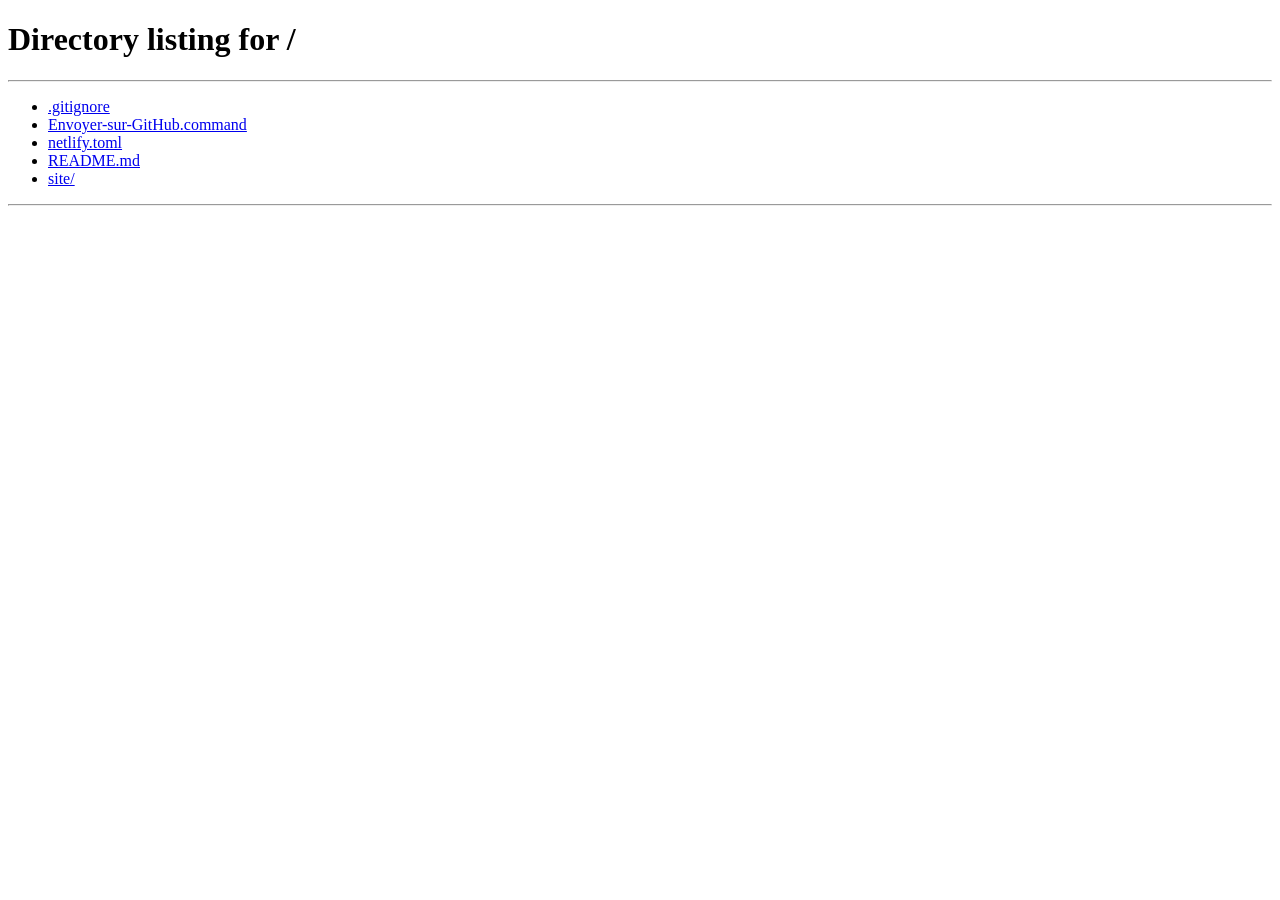
<file: site/contact.html>
<!DOCTYPE html>
<html lang="fr">
<head>
<meta charset="UTF-8">
<meta name="viewport" content="width=device-width, initial-scale=1.0">
<title>Contact — Bassin Digital</title>
<meta name="robots" content="noindex, follow">
<link rel="canonical" href="https://bassindigital.com/">
<meta http-equiv="refresh" content="0; url=/#contact">
<script>
(function () {
  /* Anciens liens "contact.html?sujet=care" → formulaire de l'accueil pré-rempli */
  var map = { 'care': 'Maintenance CARE', 'care-plus': 'Maintenance CARE+', 'diagnostic': 'Diagnostic IA gratuit (30 min)' };
  var sujet = null;
  try { sujet = new URLSearchParams(location.search).get('sujet'); } catch (e) {}
  var target = '/#contact';
  if (sujet && map[sujet]) target = '/?besoin=' + encodeURIComponent(map[sujet]) + '#contact';
  location.replace(target);
})();
</script>
<style>body{font-family:Jost,'Helvetica Neue',Arial,sans-serif;font-weight:300;color:#1d1d1f;padding:3rem 1.5rem;text-align:center}a{color:#1a7a6e}</style>
</head>
<body>
<p>Le formulaire de contact se trouve maintenant sur l'accueil. <a href="/#contact">Continuer vers le formulaire →</a></p>
</body>
</html>
</file>
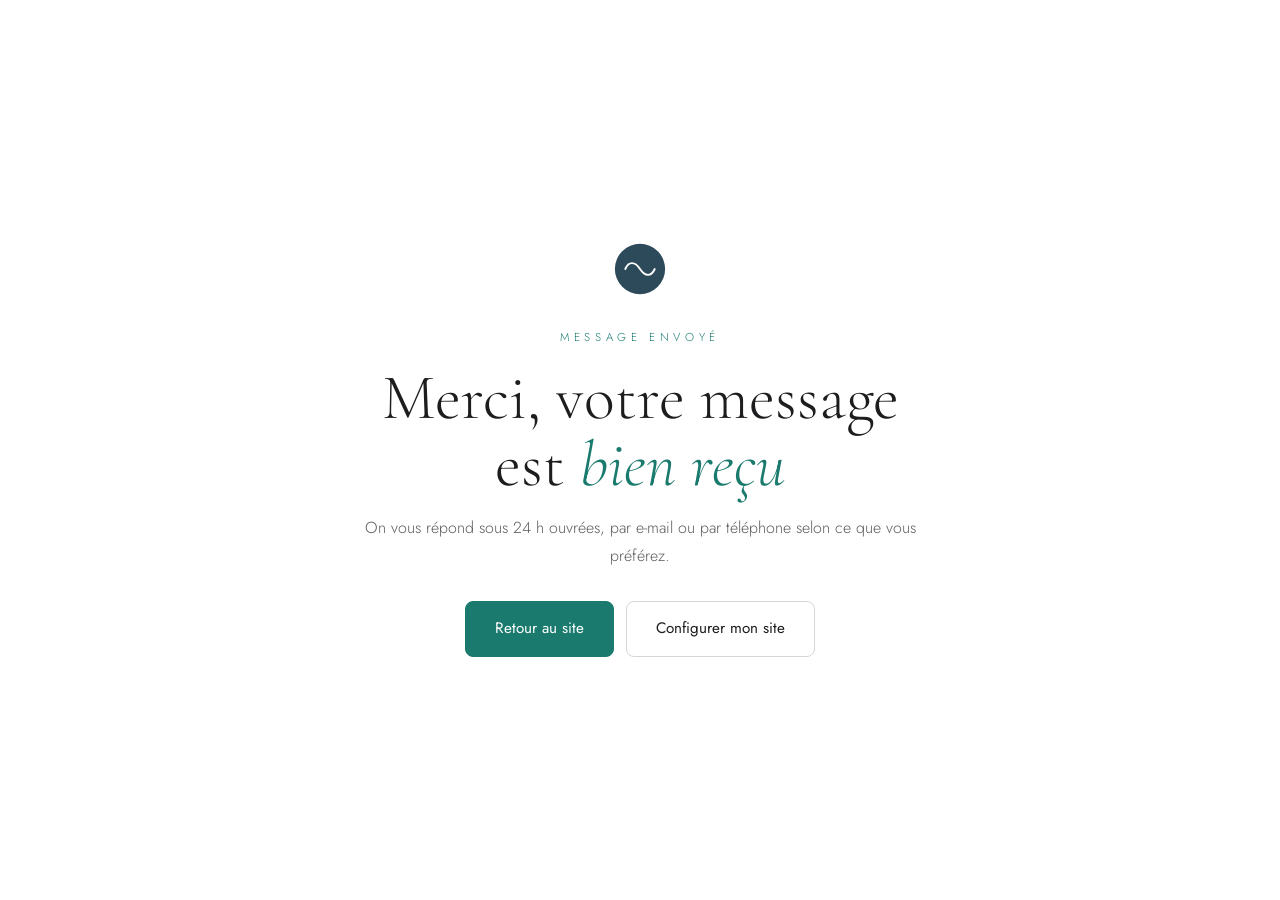
<file: site/merci-contact.html>
<!DOCTYPE html>
<html lang="fr">
<head>
<meta charset="UTF-8">
<meta name="viewport" content="width=device-width, initial-scale=1.0">
<title>Message envoyé — Bassin Digital</title>
<meta name="robots" content="noindex">
<link rel="icon" type="image/svg+xml" href="logo.svg">
<link rel="stylesheet" href="fonts.css">
<style>
*, *::before, *::after { margin: 0; padding: 0; box-sizing: border-box; }
body { min-height: 100svh; display: flex; align-items: center; justify-content: center; background: #ffffff; color: #1d1d1f; font-family: 'Jost', 'Helvetica Neue', Arial, sans-serif; font-weight: 300; line-height: 1.7; padding: 2rem 1.5rem; -webkit-font-smoothing: antialiased; }
.box { max-width: 560px; text-align: center; }
.logo { width: 52px; height: 52px; margin: 0 auto 1.6rem; }
.eyebrow { font-size: 0.72rem; letter-spacing: 0.4em; text-transform: uppercase; color: #1a7a6e; margin-bottom: 1rem; }
h1 { font-family: 'Cormorant Garamond', Georgia, serif; font-weight: 300; font-size: clamp(2.4rem, 6vw, 4rem); line-height: 1.05; margin-bottom: 1rem; }
h1 em { font-style: italic; color: #1a7a6e; }
p { color: rgba(29,29,31,0.72); margin-bottom: 2rem; }
.actions { display: flex; gap: 0.8rem; justify-content: center; flex-wrap: wrap; }
.btn { display: inline-flex; align-items: center; gap: 8px; font-size: 0.95rem; font-weight: 400; text-decoration: none; padding: 0.9rem 1.8rem; border-radius: 8px; border: 1.5px solid #1a7a6e; color: #ffffff; background: #1a7a6e; transition: background 0.3s, border-color 0.3s; }
.btn:hover { background: #1d1d1f; border-color: #1d1d1f; }
.btn.ghost { background: transparent; color: #1d1d1f; border-color: rgba(0,0,0,0.16); }
.btn.ghost:hover { border-color: #1d1d1f; }
a:focus-visible { outline: 2px solid #1a7a6e; outline-offset: 3px; }
</style>
</head>
<body>
<main class="box">
  <svg class="logo" viewBox="0 0 60 60" fill="none" aria-hidden="true">
    <circle cx="30" cy="30" r="29" fill="#2D4A5A"/>
    <path d="M13 30 C17 21, 24 21, 30 30 C36 39, 43 39, 47 30" stroke="white" stroke-width="2.2" stroke-linecap="round" fill="none"/>
  </svg>
  <p class="eyebrow">Message envoyé</p>
  <h1>Merci, votre message<br>est <em>bien reçu</em></h1>
  <p>On vous répond sous 24 h ouvrées, par e-mail ou par téléphone selon ce que vous préférez.</p>
  <div class="actions">
    <a href="index.html" class="btn">Retour au site</a>
    <a href="configurer.html" class="btn ghost">Configurer mon site</a>
  </div>
</main>
</body>
</html>
</file>
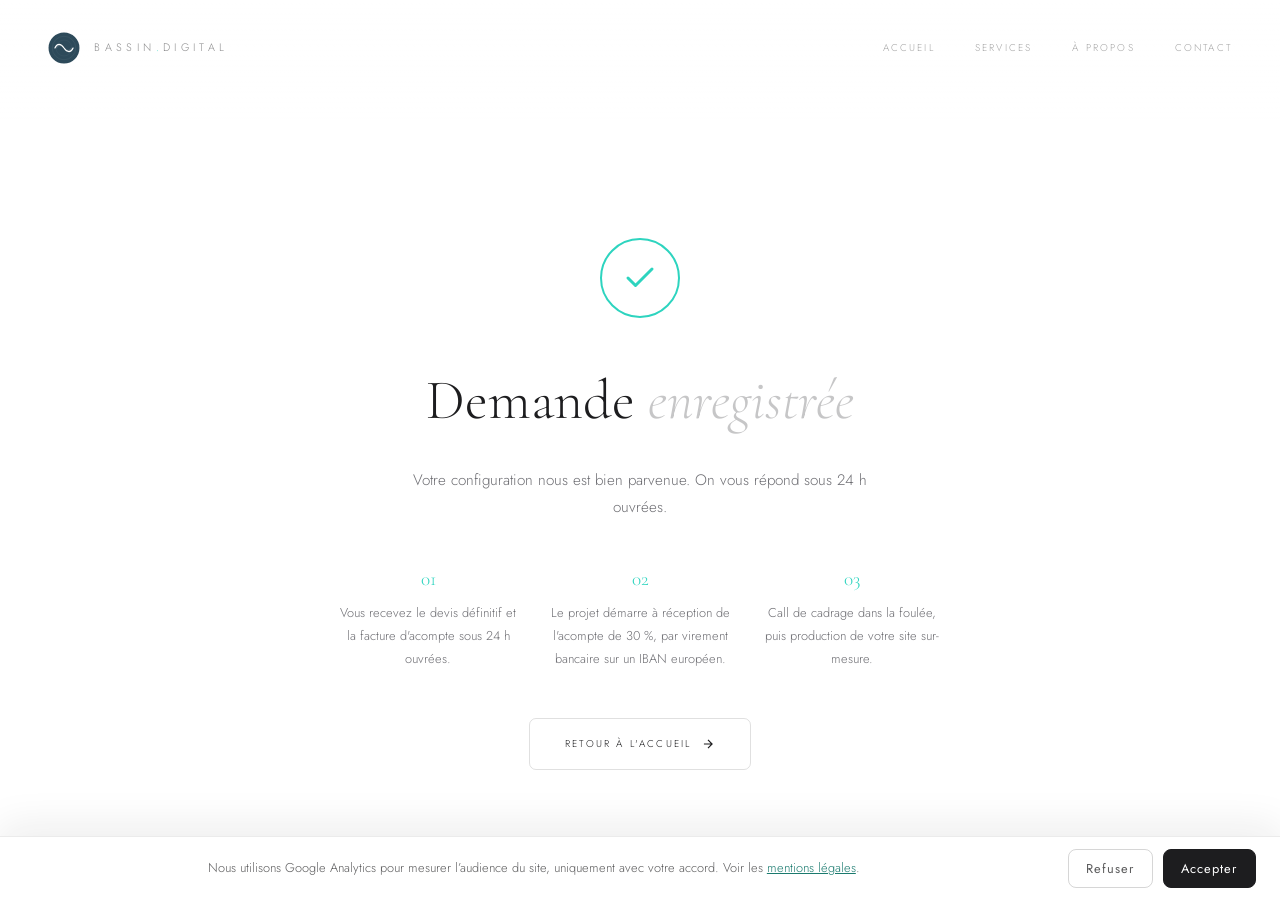
<file: site/merci.html>
<!DOCTYPE html>
<html lang="fr">
<head>
<script src="consent.js" defer></script>
<meta charset="UTF-8">
<meta name="viewport" content="width=device-width, initial-scale=1.0">
<title>Demande enregistrée — Bassin Digital</title>
<meta name="robots" content="noindex">
<meta name="robots" content="noindex, follow">
<link rel="icon" type="image/svg+xml" href="data:image/svg+xml,%3Csvg viewBox='0 0 60 60' fill='none' xmlns='http://www.w3.org/2000/svg'%3E%3Ccircle cx='30' cy='30' r='29' fill='%232D4A5A'/%3E%3Cpath d='M13 30 C17 21 24 21 30 30 C36 39 43 39 47 30' stroke='white' stroke-width='2.2' stroke-linecap='round' fill='none'/%3E%3C/svg%3E">
<link rel="stylesheet" href="fonts.css">

<style>
* { margin: 0; padding: 0; box-sizing: border-box; }
:root { --teal: #2dd4bf; --cream: #1d1d1f; --teal-deep: #2D4A5A; }

/* ─── NAV ─── */
nav { position: fixed; top: 0; left: 0; right: 0; z-index: 200; display: flex; align-items: center; justify-content: space-between; padding: 2rem 3rem; }
.nav-logo-wrap { display: flex; align-items: center; gap: 0.9rem; text-decoration: none; }
.nav-logo-svg { width: 32px; height: 32px; flex-shrink: 0; }
.nav-logo { font-size: 0.68rem; letter-spacing: 0.4em; text-transform: uppercase; color: rgba(29,29,31,0.5); text-decoration: none; }
.nav-logo span { color: var(--teal); }
.nav-links { display: flex; gap: 2.5rem; }
.nav-link { font-size: 0.62rem; letter-spacing: 0.22em; text-transform: uppercase; color: rgba(29,29,31,0.4); text-decoration: none; transition: color 0.3s; }
.nav-link.active, .nav-link:hover { color: #1d1d1f; }
.burger { display: none; flex-direction: column; align-items: flex-end; gap: 6px; background: none; border: none; cursor: pointer; padding: 4px; z-index: 310; }
.burger span { display: block; height: 1px; background: #1d1d1f; transition: transform 0.4s ease, width 0.4s ease; transform-origin: right; }
.burger span:first-child { width: 24px; }
.burger span:last-child { width: 14px; }
.burger.on span:first-child { transform: translateY(3.5px) rotate(45deg); width: 24px; }
.burger.on span:last-child { transform: translateY(-3.5px) rotate(-45deg); width: 24px; }
.backdrop { position: fixed; inset: 0; z-index: 250; background: rgba(0,0,0,0); transition: background 0.5s ease; pointer-events: none; }
.backdrop.on { background: rgba(0,0,0,0.55); pointer-events: all; }
.panel { position: fixed; top: 0; right: 0; bottom: 0; z-index: 300; width: 260px; background: #ffffff; display: flex; flex-direction: column; transform: translateX(100%); transition: transform 0.6s cubic-bezier(0.76,0,0.24,1); pointer-events: none; }
.panel.on { transform: translateX(0); pointer-events: all; }
.panel-line { position: absolute; top: 20%; left: 0; bottom: 20%; width: 1px; background: var(--teal); opacity: 0.4; transform: scaleY(0); transform-origin: center; transition: transform 0.5s ease 0.35s; pointer-events: none; }
.panel.on .panel-line { transform: scaleY(1); }
.panel-head { padding: 1.8rem 1.5rem; display: flex; justify-content: flex-end; flex-shrink: 0; position: relative; z-index: 2; }
.x-btn { width: 32px; height: 32px; background: none; border: none; cursor: pointer; display: flex; align-items: center; justify-content: center; position: relative; }
.x-btn::before, .x-btn::after { content: ''; position: absolute; width: 16px; height: 1px; background: rgba(0,0,0,0.3); transition: background 0.3s; }
.x-btn::before { transform: rotate(45deg); }
.x-btn::after { transform: rotate(-45deg); }
.x-btn:hover::before, .x-btn:hover::after { background: #1d1d1f; }
.panel-nav { flex: 1; display: flex; flex-direction: column; align-items: center; justify-content: center; gap: 0.4rem; position: relative; z-index: 2; }
.panel-nav a { font-size: 0.62rem; letter-spacing: 0.22em; text-transform: uppercase; color: rgba(29,29,31,0.4); text-decoration: none; padding: 0.7rem 0; opacity: 0; transform: translateX(12px); transition: opacity 0.4s ease, transform 0.5s ease, color 0.3s; }
.panel.on .panel-nav a { opacity: 1; transform: translateX(0); }
.panel-nav a:nth-child(1) { transition-delay: 0.15s; }
.panel-nav a:nth-child(2) { transition-delay: 0.22s; }
.panel-nav a:nth-child(3) { transition-delay: 0.29s; }
.panel-nav a:nth-child(4) { transition-delay: 0.36s; }
.panel-nav a:hover, .panel-nav a.on { color: #1d1d1f; }
nav::before { content: ''; position: absolute; inset: 0; height: 120px; background: linear-gradient(to bottom, rgba(255,255,255,0.85) 0%, transparent 100%); pointer-events: none; z-index: -1; }
@media (max-width: 768px) { nav { padding: 1.5rem; } .nav-links { display: none; } .burger { display: flex; } }


body {
  background: #ffffff;
  color: #1d1d1f;
  font-family: 'Jost', sans-serif;
  font-weight: 300;
  font-size: 15px;
  line-height: 1.8;
  min-height: 100vh;
  display: flex;
  flex-direction: column;
  align-items: center;
  justify-content: center;
  padding: 2rem;
  padding-top: 140px;
  text-align: center;
}

.success-icon {
  width: 80px;
  height: 80px;
  border-radius: 50%;
  border: 2px solid var(--teal);
  display: flex;
  align-items: center;
  justify-content: center;
  margin: 0 auto 2rem;
  animation: scaleIn 0.5s ease;
}

@keyframes scaleIn {
  from { transform: scale(0.5); opacity: 0; }
  to { transform: scale(1); opacity: 1; }
}

.success-icon svg {
  width: 36px;
  height: 36px;
  stroke: var(--teal);
}

h1 {
  font-family: 'Cormorant Garamond', serif;
  font-weight: 300;
  font-size: clamp(2rem, 5vw, 3.5rem);
  margin-bottom: 1rem;
}

h1 em {
  font-style: italic;
  color: rgba(29,29,31,0.25);
}

.desc {
  color: #6e6e73;
  max-width: 480px;
  margin-bottom: 2.5rem;
  font-size: 0.95rem;
}

.steps {
  display: flex;
  gap: 2rem;
  margin-bottom: 3rem;
  flex-wrap: wrap;
  justify-content: center;
}

.step {
  text-align: center;
  max-width: 180px;
}

.step-n {
  font-family: 'Cormorant Garamond', serif;
  font-size: 1.2rem;
  color: var(--teal);
  margin-bottom: 0.3rem;
}

.step-t {
  font-size: 0.8rem;
  color: #6e6e73;
}

.btn-home {
  display: inline-flex;
  align-items: center;
  gap: 0.6rem;
  font-size: 0.62rem;
  letter-spacing: 0.22em;
  text-transform: uppercase;
  text-decoration: none;
  color: #1d1d1f;
  border: 1px solid rgba(0,0,0,0.12);
  padding: 1rem 2.2rem;
  border-radius: 7px;
  transition: all 0.4s ease;
}

.btn-home:hover { border-color: #1d1d1f; }
.btn-home svg { width: 14px; height: 14px; }
</style>
</head>
<body>

<!-- Navigation -->
<nav>
  <a href="index.html" class="nav-logo-wrap">
    <svg class="nav-logo-svg" viewBox="0 0 60 60" fill="none">
      <circle cx="30" cy="30" r="29" fill="#2D4A5A"/>
      <circle cx="30" cy="30" r="22" stroke="white" stroke-opacity="0.12" stroke-width="0.8" fill="none"/>
      <circle cx="30" cy="30" r="15" stroke="white" stroke-opacity="0.08" stroke-width="0.8" fill="none"/>
      <path d="M13 30 C17 21, 24 21, 30 30 C36 39, 43 39, 47 30" stroke="white" stroke-width="2.2" stroke-linecap="round" fill="none"/>
      <path d="M16 30 C19 24, 25 24, 30 30 C35 36, 41 36, 44 30" stroke="white" stroke-width="1.1" stroke-opacity="0.3" stroke-linecap="round" fill="none"/>
    </svg>
    <span class="nav-logo">Bassin<span>.</span>Digital</span>
  </a>
  <div class="nav-links">
    <a href="index.html" class="nav-link">Accueil</a>
    <a href="configurer.html" class="nav-link">Services</a>
    <a href="about.html" class="nav-link">À propos</a>
    <a href="contact.html" class="nav-link">Contact</a>
  </div>
  <button class="burger" id="burger" aria-label="Ouvrir le menu"><span></span><span></span></button>
</nav>
<div class="backdrop" id="backdrop"></div>
<div class="panel" id="panel">
  <div class="panel-line"></div>
  <div class="panel-head"><button class="x-btn" id="x-btn" aria-label="Fermer le menu"></button></div>
  <nav class="panel-nav">
    <a href="index.html">Accueil</a>
    <a href="configurer.html">Services</a>
    <a href="about.html">À propos</a>
    <a href="contact.html">Contact</a>
  </nav>
</div>

<div class="success-icon">
  <svg viewBox="0 0 24 24" fill="none" stroke="currentColor" stroke-width="2" stroke-linecap="round" stroke-linejoin="round">
    <path d="M20 6L9 17l-5-5"/>
  </svg>
</div>

<h1>Demande <em>enregistrée</em></h1>
<p class="desc">Votre configuration nous est bien parvenue. On vous répond sous 24 h ouvrées.</p>

<div class="steps">
  <div class="step">
    <div class="step-n">01</div>
    <div class="step-t">Vous recevez le devis définitif et la facture d'acompte sous 24 h ouvrées.</div>
  </div>
  <div class="step">
    <div class="step-n">02</div>
    <div class="step-t">Le projet démarre à réception de l'acompte de 30 %, par virement bancaire sur un IBAN européen.</div>
  </div>
  <div class="step">
    <div class="step-n">03</div>
    <div class="step-t">Call de cadrage dans la foulée, puis production de votre site sur-mesure.</div>
  </div>
</div>

<a href="index.html" class="btn-home">
  Retour à l'accueil
  <svg viewBox="0 0 24 24" fill="none" stroke="currentColor" stroke-width="2"><path d="M5 12h14M12 5l7 7-7 7"/></svg>
</a>

<script>
var burger = document.getElementById('burger');
var panel = document.getElementById('panel');
var backdrop = document.getElementById('backdrop');
var xBtn = document.getElementById('x-btn');
function openMenu() { burger.classList.add('on'); panel.classList.add('on'); backdrop.classList.add('on'); document.body.style.overflow = 'hidden'; }
function closeMenu() { burger.classList.remove('on'); panel.classList.remove('on'); backdrop.classList.remove('on'); document.body.style.overflow = ''; }
burger.addEventListener('click', openMenu);
xBtn.addEventListener('click', closeMenu);
backdrop.addEventListener('click', closeMenu);
document.querySelectorAll('.panel-nav a').forEach(function(a) { a.addEventListener('click', closeMenu); });
</script>

</body>
</html>
</file>
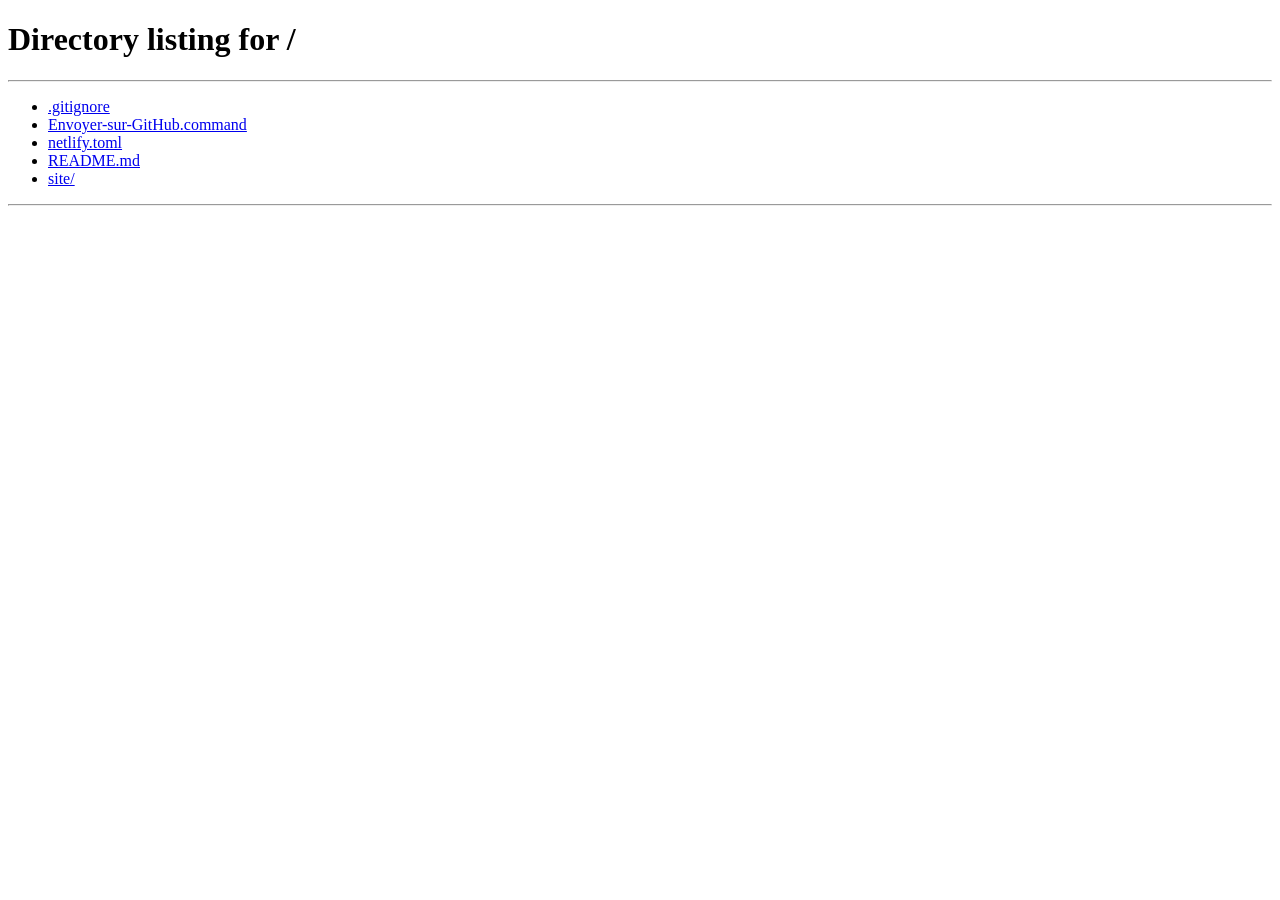
<file: site/services.html>
<!DOCTYPE html>
<html lang="fr">
<head>
<meta charset="UTF-8">
<meta name="viewport" content="width=device-width, initial-scale=1.0">
<title>Nos gammes et tarifs — Bassin Digital</title>
<meta name="robots" content="noindex, follow">
<link rel="canonical" href="https://bassindigital.com/">
<meta http-equiv="refresh" content="0; url=/#tarifs">
<script>location.replace('/#tarifs');</script>
<style>body{font-family:Jost,'Helvetica Neue',Arial,sans-serif;font-weight:300;color:#1d1d1f;padding:3rem 1.5rem;text-align:center}a{color:#1a7a6e}</style>
</head>
<body>
<p>Les gammes et les tarifs se trouvent maintenant sur l'accueil. <a href="/#tarifs">Voir les tarifs →</a></p>
</body>
</html>
</file>
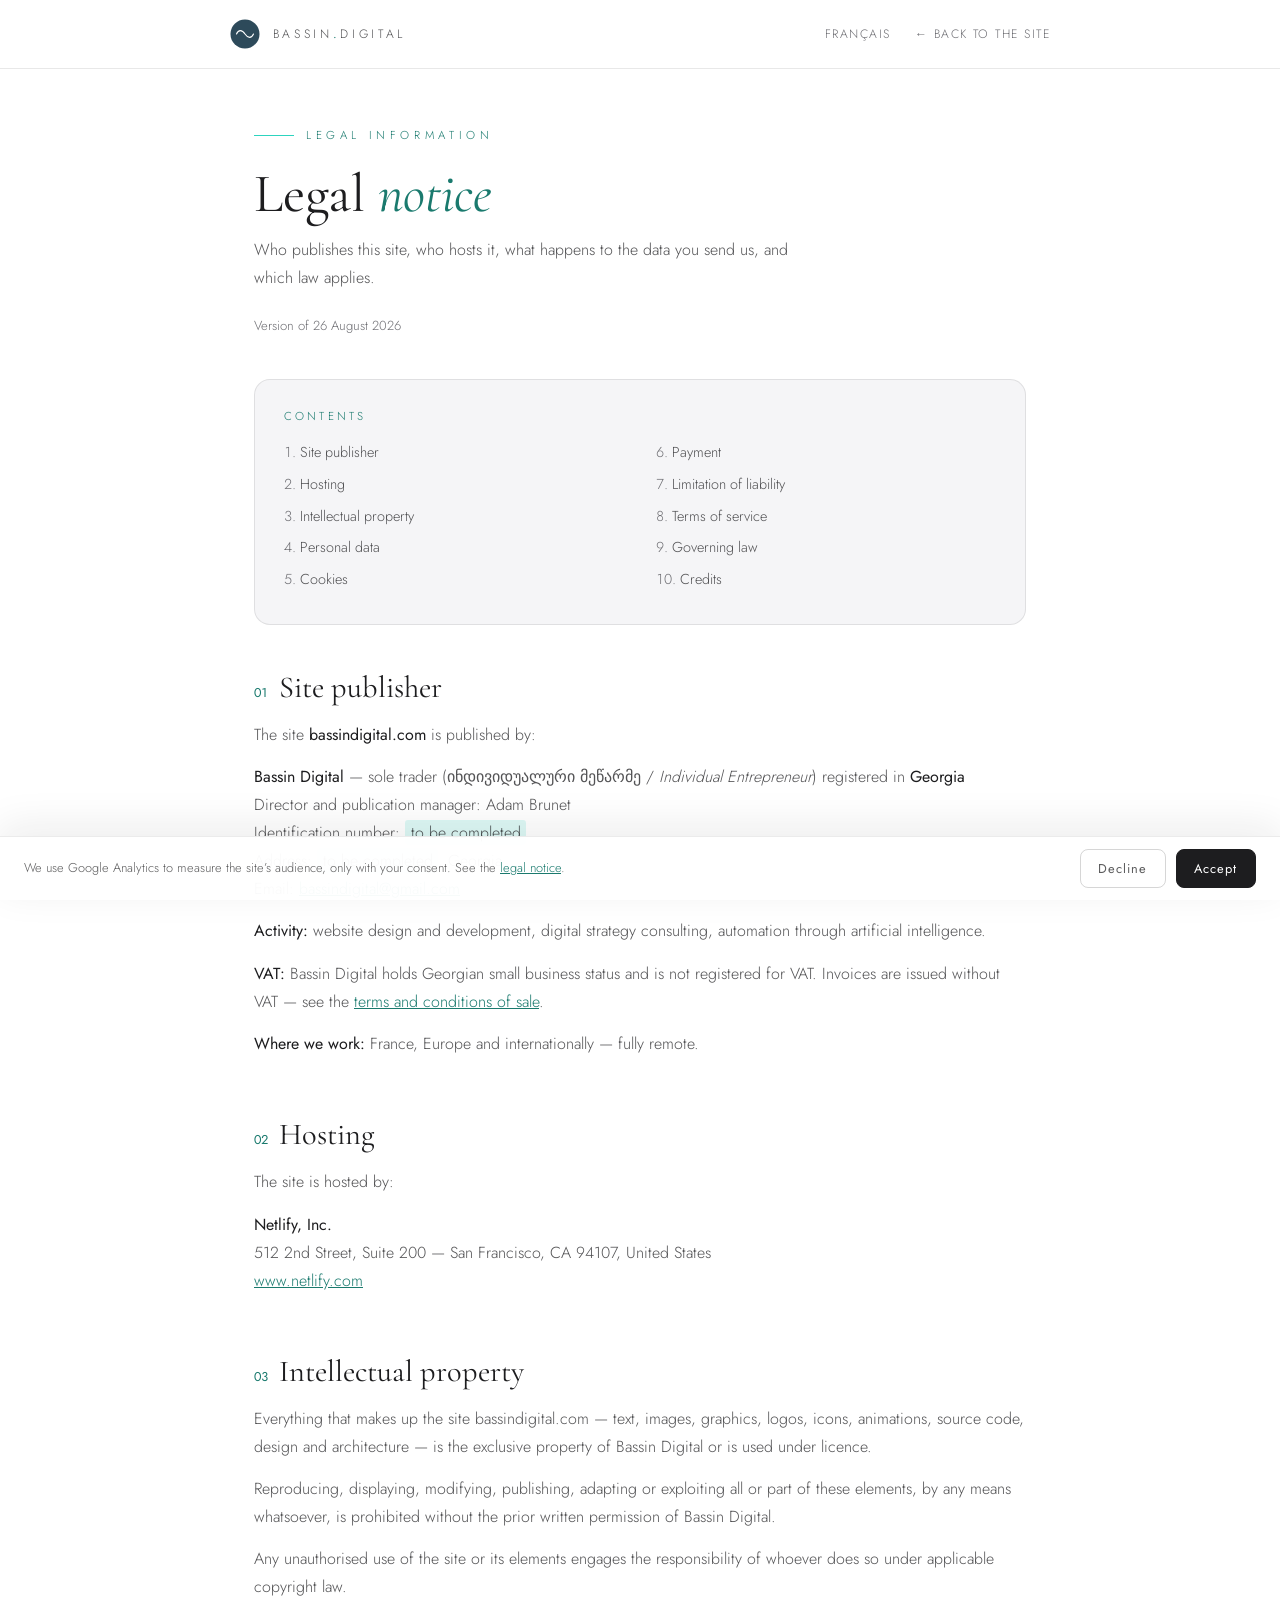
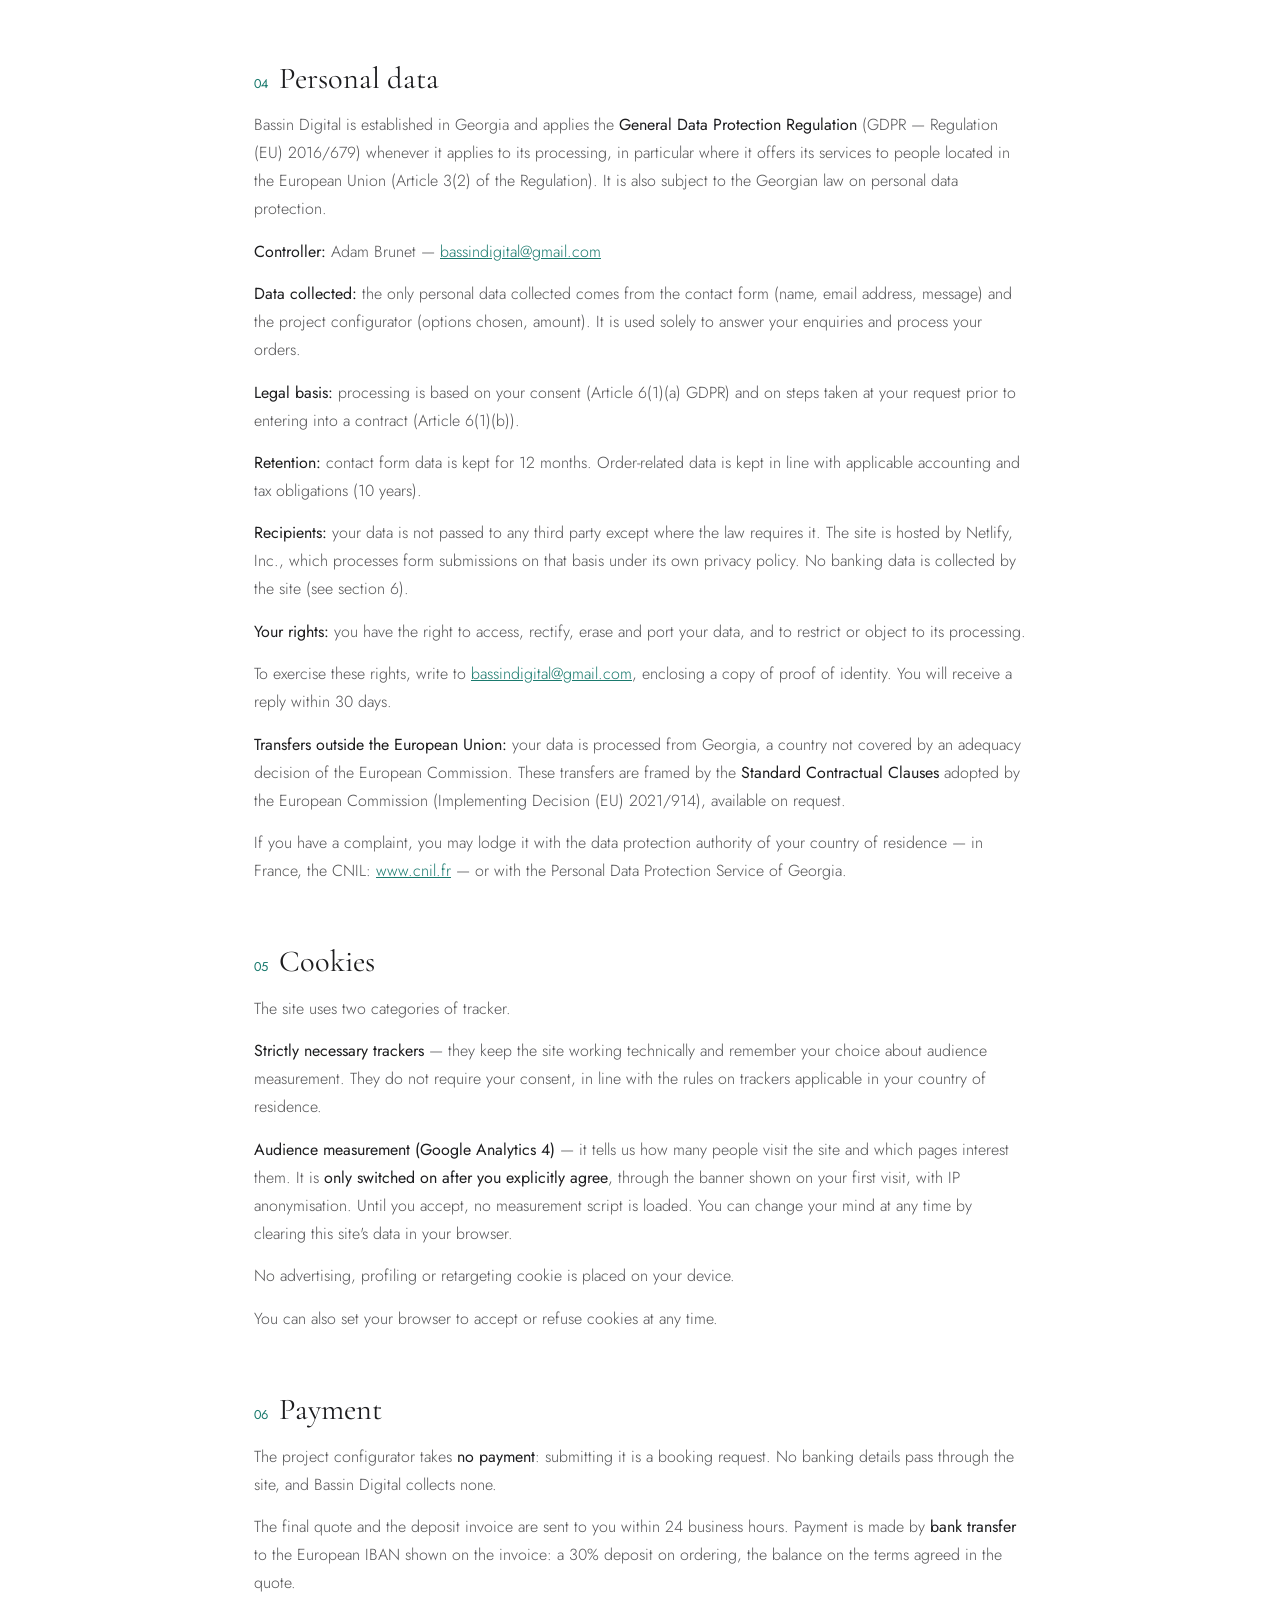
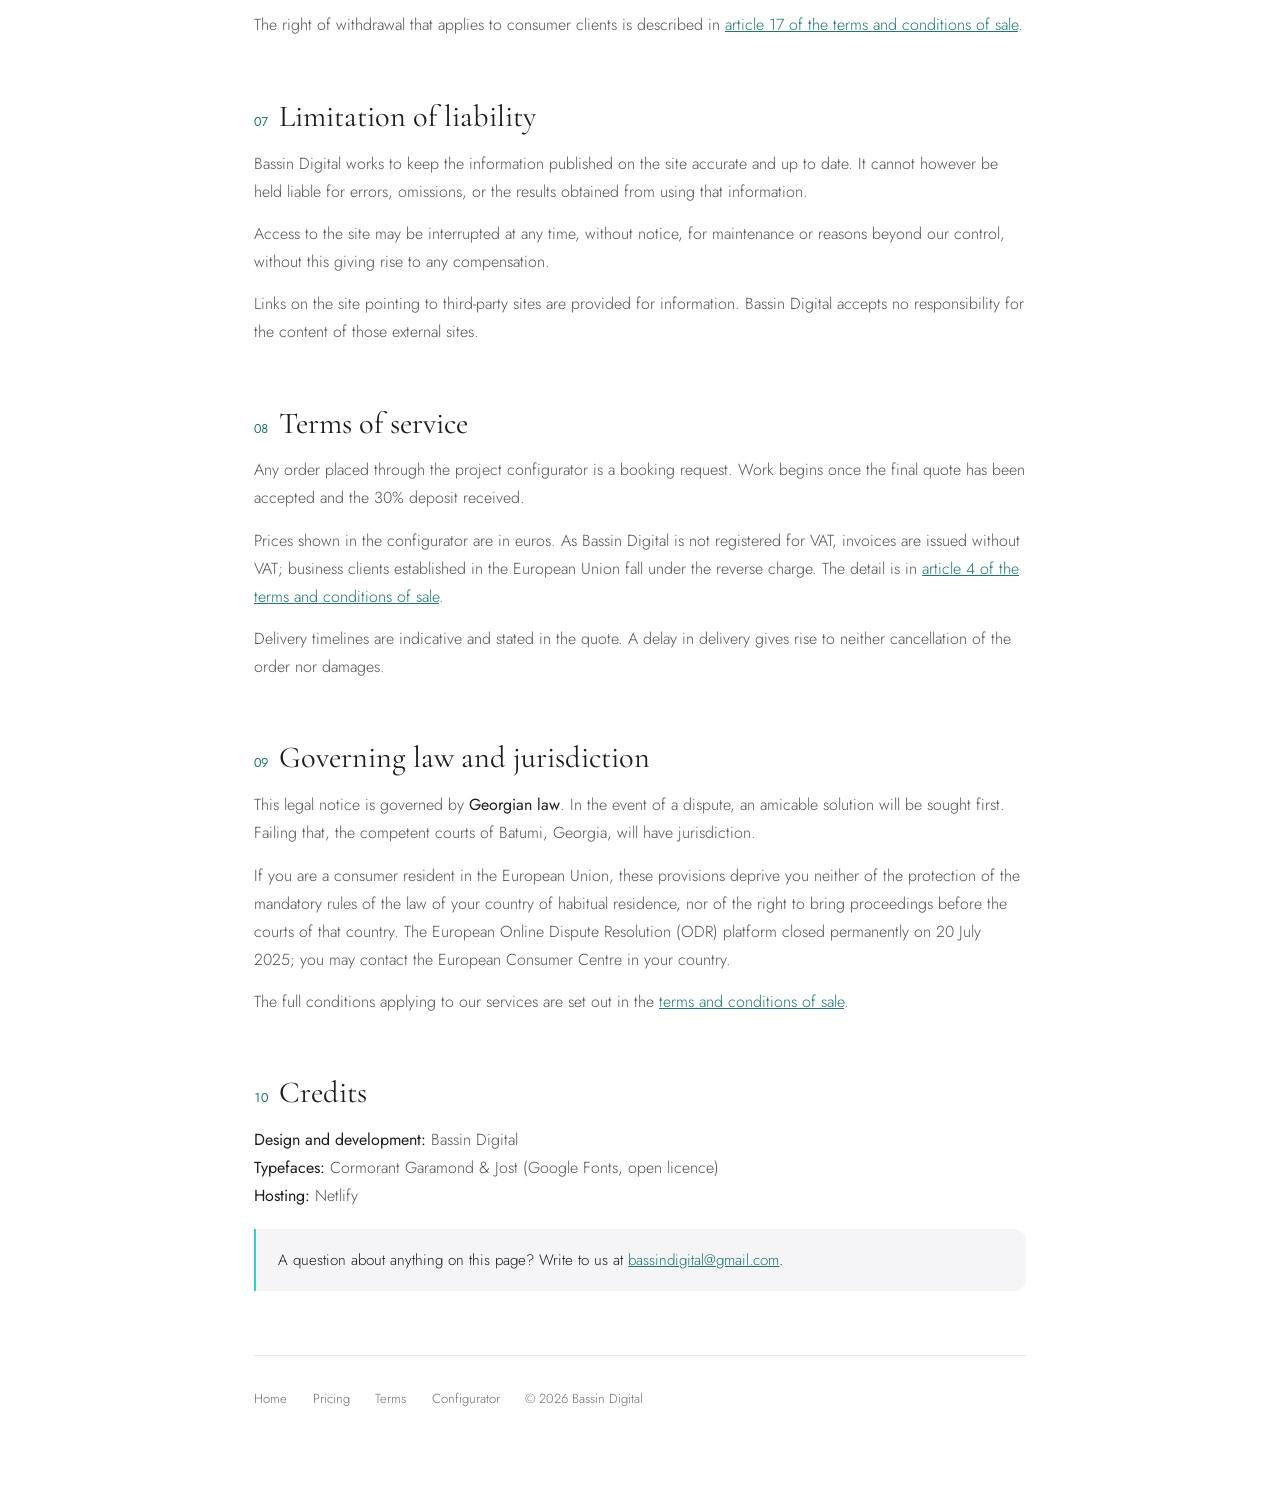
<file: site/en/legal-notice.html>
<!DOCTYPE html>
<html lang="en">
<head>
<meta charset="UTF-8">
<meta name="viewport" content="width=device-width, initial-scale=1.0">
<title>Legal notice — Bassin Digital</title>
<meta name="description" content="Bassin Digital legal notice: publisher, hosting, intellectual property, personal data, cookies, payment and governing law.">
<meta name="robots" content="index, follow">
<link rel="canonical" href="https://bassindigital.com/en/legal-notice.html">
<link rel="alternate" hreflang="fr" href="https://bassindigital.com/mentions-legales.html">
<link rel="alternate" hreflang="en" href="https://bassindigital.com/en/legal-notice.html">
<link rel="alternate" hreflang="x-default" href="https://bassindigital.com/mentions-legales.html">
<link rel="icon" type="image/svg+xml" href="../logo.svg">
<link rel="apple-touch-icon" sizes="180x180" href="../apple-touch-icon.png">
<link rel="stylesheet" href="../fonts.css">
<script src="../consent.js" defer></script>
<style>

*, *::before, *::after { margin: 0; padding: 0; box-sizing: border-box; }
:root {
  --teal: #2dd4bf; --teal-dark: #1a7a6e; --ink: #1d1d1f;
  --ink-soft: rgba(29,29,31,0.76); --ink-muted: #6e6e73;
  --line: rgba(0,0,0,0.09); --bg-soft: #f5f5f7; --deep: #2D4A5A;
  --serif: 'Cormorant Garamond', Georgia, 'Times New Roman', serif;
  --sans: 'Jost', 'Helvetica Neue', Arial, sans-serif;
}
html { scroll-behavior: smooth; scroll-padding-top: 2rem; }
body { background: #fff; color: var(--ink); font-family: var(--sans); font-weight: 300; font-size: 16px; line-height: 1.75; -webkit-font-smoothing: antialiased; }
a { color: var(--teal-dark); }
a:focus-visible { outline: 2px solid var(--teal-dark); outline-offset: 3px; border-radius: 3px; }
.topbar { border-bottom: 1px solid var(--line); padding: 1.2rem 1.5rem; }
.topbar-in { max-width: 820px; margin: 0 auto; display: flex; align-items: center; justify-content: space-between; gap: 1rem; }
.brand { display: inline-flex; align-items: center; gap: 0.8rem; text-decoration: none; }
.brand svg { width: 30px; height: 30px; }
.brand span { font-size: 0.76rem; letter-spacing: 0.3em; text-transform: uppercase; color: var(--ink-soft); }
.brand span b { font-weight: 400; color: var(--teal-dark); }
.back { font-size: 0.76rem; letter-spacing: 0.12em; text-transform: uppercase; text-decoration: none; color: var(--ink-muted); }
.back:hover { color: var(--ink); }
.topbar-links { display: flex; align-items: center; gap: 1.5rem; }
.wrap { max-width: 820px; margin: 0 auto; padding: 3.5rem 1.5rem 5rem; }
.eyebrow { display: flex; align-items: center; gap: 12px; font-size: 0.72rem; letter-spacing: 0.4em; text-transform: uppercase; color: var(--teal-dark); margin-bottom: 1.2rem; }
.eyebrow::before { content: ''; width: 40px; height: 1px; background: var(--teal); }
h1 { font-family: var(--serif); font-weight: 400; font-size: clamp(2.2rem, 5.5vw, 3.4rem); line-height: 1.08; margin-bottom: 0.8rem; }
h1 em { font-style: italic; color: var(--teal-dark); }
.lead { color: var(--ink-soft); max-width: 62ch; }
.meta { margin-top: 1.4rem; font-size: 0.82rem; color: var(--ink-muted); }
.toc { margin: 2.6rem 0 0; padding: 1.6rem 1.8rem; background: var(--bg-soft); border: 1px solid var(--line); border-radius: 16px; }
.toc p { font-size: 0.72rem; letter-spacing: 0.28em; text-transform: uppercase; color: var(--teal-dark); margin-bottom: 0.9rem; }
.toc ol { list-style: none; counter-reset: toc; columns: 2; column-gap: 2rem; }
@media (max-width: 640px) { .toc ol { columns: 1; } }
.toc li { counter-increment: toc; font-size: 0.9rem; margin-bottom: 0.4rem; break-inside: avoid; }
.toc li::before { content: counter(toc) ". "; color: var(--ink-muted); font-variant-numeric: tabular-nums; }
.toc a { text-decoration: none; color: var(--ink-soft); }
.toc a:hover { color: var(--teal-dark); }
section.art { padding-top: 2.8rem; }
section.art h2 { font-family: var(--serif); font-weight: 400; font-size: clamp(1.4rem, 3vw, 1.9rem); line-height: 1.2; margin-bottom: 0.9rem; display: flex; gap: 0.7rem; align-items: baseline; }
section.art h2 span { font-family: var(--sans); font-size: 0.8rem; font-weight: 400; color: var(--teal-dark); font-variant-numeric: tabular-nums; }
section.art h3 { font-size: 1rem; font-weight: 400; margin: 1.4rem 0 0.4rem; color: var(--ink); }
section.art p { color: var(--ink-soft); margin-bottom: 0.9rem; }
section.art ul { list-style: none; margin: 0 0 0.9rem; }
section.art li { position: relative; padding-left: 1.3rem; color: var(--ink-soft); margin-bottom: 0.45rem; }
section.art li::before { content: ''; position: absolute; left: 0; top: 0.72em; width: 5px; height: 5px; border-radius: 50%; background: var(--teal); }
strong { font-weight: 400; color: var(--ink); }
.callout { border-left: 2px solid var(--teal); background: var(--bg-soft); border-radius: 0 12px 12px 0; padding: 1.1rem 1.4rem; margin: 1.2rem 0; font-size: 0.95rem; }
.tofill { background: rgba(45,212,191,0.16); padding: 0.05em 0.35em; border-radius: 3px; }
.foot { margin-top: 4rem; padding-top: 2rem; border-top: 1px solid var(--line); font-size: 0.82rem; color: var(--ink-muted); display: flex; flex-wrap: wrap; gap: 0.6rem 1.6rem; }
.foot a { color: var(--ink-muted); text-decoration: none; }
.foot a:hover { color: var(--ink); }

.topbar-links { display: flex; align-items: center; gap: 1.5rem; }
</style>
</head>
<body>
<header class="topbar">
  <div class="topbar-in">
    <a href="index.html" class="brand">
      <svg viewBox="0 0 60 60" fill="none" aria-hidden="true">
        <circle cx="30" cy="30" r="29" fill="#2D4A5A"/>
        <path d="M13 30 C17 21, 24 21, 30 30 C36 39, 43 39, 47 30" stroke="white" stroke-width="2.2" stroke-linecap="round" fill="none"/>
      </svg>
      <span>Bassin<b>.</b>Digital</span>
    </a>
    <div class="topbar-links">
      <a href="../mentions-legales.html" class="back" hreflang="fr" lang="fr">Français</a>
      <a href="index.html" class="back">← Back to the site</a>
    </div>
  </div>
</header>

<main class="wrap">
  <p class="eyebrow">Legal information</p>
  <h1>Legal <em>notice</em></h1>
  <p class="lead">Who publishes this site, who hosts it, what happens to the data you send us, and which law applies.</p>
  <p class="meta">Version of 26 August 2026</p>

  <nav class="toc" aria-label="Contents">
    <p>Contents</p>
    <ol>
      <li><a href="#a1">Site publisher</a></li>
      <li><a href="#a2">Hosting</a></li>
      <li><a href="#a3">Intellectual property</a></li>
      <li><a href="#a4">Personal data</a></li>
      <li><a href="#a5">Cookies</a></li>
      <li><a href="#a6">Payment</a></li>
      <li><a href="#a7">Limitation of liability</a></li>
      <li><a href="#a8">Terms of service</a></li>
      <li><a href="#a9">Governing law</a></li>
      <li><a href="#a10">Credits</a></li>
    </ol>
  </nav>

  <section class="art" id="a1">
    <h2><span>01</span>Site publisher</h2>
    <p>The site <strong>bassindigital.com</strong> is published by:</p>
    <p><strong>Bassin Digital</strong> — sole trader (ინდივიდუალური მეწარმე / <i>Individual Entrepreneur</i>) registered in <strong>Georgia</strong><br>
    Director and publication manager: Adam Brunet<br>
    Identification number: <span class="tofill">to be completed</span><br>
    Address: <span class="tofill">to be completed</span>, Georgia<br>
    Email: <a href="mailto:bassindigital@gmail.com">bassindigital@gmail.com</a></p>
    <p><strong>Activity:</strong> website design and development, digital strategy consulting, automation through artificial intelligence.</p>
    <p><strong>VAT:</strong> Bassin Digital holds Georgian small business status and is not registered for VAT. Invoices are issued without VAT — see the <a href="terms.html#a4">terms and conditions of sale</a>.</p>
    <p><strong>Where we work:</strong> France, Europe and internationally — fully remote.</p>
  </section>

  <section class="art" id="a2">
    <h2><span>02</span>Hosting</h2>
    <p>The site is hosted by:</p>
    <p><strong>Netlify, Inc.</strong><br>
    512 2nd Street, Suite 200 — San Francisco, CA 94107, United States<br>
    <a href="https://www.netlify.com" target="_blank" rel="noopener">www.netlify.com</a></p>
  </section>

  <section class="art" id="a3">
    <h2><span>03</span>Intellectual property</h2>
    <p>Everything that makes up the site bassindigital.com — text, images, graphics, logos, icons, animations, source code, design and architecture — is the exclusive property of Bassin Digital or is used under licence.</p>
    <p>Reproducing, displaying, modifying, publishing, adapting or exploiting all or part of these elements, by any means whatsoever, is prohibited without the prior written permission of Bassin Digital.</p>
    <p>Any unauthorised use of the site or its elements engages the responsibility of whoever does so under applicable copyright law.</p>
  </section>

  <section class="art" id="a4">
    <h2><span>04</span>Personal data</h2>
    <p>Bassin Digital is established in Georgia and applies the <strong>General Data Protection Regulation</strong> (GDPR — Regulation (EU) 2016/679) whenever it applies to its processing, in particular where it offers its services to people located in the European Union (Article 3(2) of the Regulation). It is also subject to the Georgian law on personal data protection.</p>
    <p><strong>Controller:</strong> Adam Brunet — <a href="mailto:bassindigital@gmail.com">bassindigital@gmail.com</a></p>
    <p><strong>Data collected:</strong> the only personal data collected comes from the contact form (name, email address, message) and the project configurator (options chosen, amount). It is used solely to answer your enquiries and process your orders.</p>
    <p><strong>Legal basis:</strong> processing is based on your consent (Article 6(1)(a) GDPR) and on steps taken at your request prior to entering into a contract (Article 6(1)(b)).</p>
    <p><strong>Retention:</strong> contact form data is kept for 12 months. Order-related data is kept in line with applicable accounting and tax obligations (10 years).</p>
    <p><strong>Recipients:</strong> your data is not passed to any third party except where the law requires it. The site is hosted by Netlify, Inc., which processes form submissions on that basis under its own privacy policy. No banking data is collected by the site (see section 6).</p>
    <p><strong>Your rights:</strong> you have the right to access, rectify, erase and port your data, and to restrict or object to its processing.</p>
    <p>To exercise these rights, write to <a href="mailto:bassindigital@gmail.com">bassindigital@gmail.com</a>, enclosing a copy of proof of identity. You will receive a reply within 30 days.</p>
    <p><strong>Transfers outside the European Union:</strong> your data is processed from Georgia, a country not covered by an adequacy decision of the European Commission. These transfers are framed by the <strong>Standard Contractual Clauses</strong> adopted by the European Commission (Implementing Decision (EU) 2021/914), available on request.</p>
    <p>If you have a complaint, you may lodge it with the data protection authority of your country of residence — in France, the CNIL: <a href="https://www.cnil.fr" target="_blank" rel="noopener">www.cnil.fr</a> — or with the Personal Data Protection Service of Georgia.</p>
  </section>

  <section class="art" id="a5">
    <h2><span>05</span>Cookies</h2>
    <p>The site uses two categories of tracker.</p>
    <p><strong>Strictly necessary trackers</strong> — they keep the site working technically and remember your choice about audience measurement. They do not require your consent, in line with the rules on trackers applicable in your country of residence.</p>
    <p><strong>Audience measurement (Google Analytics 4)</strong> — it tells us how many people visit the site and which pages interest them. It is <strong>only switched on after you explicitly agree</strong>, through the banner shown on your first visit, with IP anonymisation. Until you accept, no measurement script is loaded. You can change your mind at any time by clearing this site's data in your browser.</p>
    <p>No advertising, profiling or retargeting cookie is placed on your device.</p>
    <p>You can also set your browser to accept or refuse cookies at any time.</p>
  </section>

  <section class="art" id="a6">
    <h2><span>06</span>Payment</h2>
    <p>The project configurator takes <strong>no payment</strong>: submitting it is a booking request. No banking details pass through the site, and Bassin Digital collects none.</p>
    <p>The final quote and the deposit invoice are sent to you within 24 business hours. Payment is made by <strong>bank transfer</strong> to the European IBAN shown on the invoice: a 30% deposit on ordering, the balance on the terms agreed in the quote.</p>
    <p>The right of withdrawal that applies to consumer clients is described in <a href="terms.html#a17">article 17 of the terms and conditions of sale</a>.</p>
  </section>

  <section class="art" id="a7">
    <h2><span>07</span>Limitation of liability</h2>
    <p>Bassin Digital works to keep the information published on the site accurate and up to date. It cannot however be held liable for errors, omissions, or the results obtained from using that information.</p>
    <p>Access to the site may be interrupted at any time, without notice, for maintenance or reasons beyond our control, without this giving rise to any compensation.</p>
    <p>Links on the site pointing to third-party sites are provided for information. Bassin Digital accepts no responsibility for the content of those external sites.</p>
  </section>

  <section class="art" id="a8">
    <h2><span>08</span>Terms of service</h2>
    <p>Any order placed through the project configurator is a booking request. Work begins once the final quote has been accepted and the 30% deposit received.</p>
    <p>Prices shown in the configurator are in euros. As Bassin Digital is not registered for VAT, invoices are issued without VAT; business clients established in the European Union fall under the reverse charge. The detail is in <a href="terms.html#a4">article 4 of the terms and conditions of sale</a>.</p>
    <p>Delivery timelines are indicative and stated in the quote. A delay in delivery gives rise to neither cancellation of the order nor damages.</p>
  </section>

  <section class="art" id="a9">
    <h2><span>09</span>Governing law and jurisdiction</h2>
    <p>This legal notice is governed by <strong>Georgian law</strong>. In the event of a dispute, an amicable solution will be sought first. Failing that, the competent courts of Batumi, Georgia, will have jurisdiction.</p>
    <p>If you are a consumer resident in the European Union, these provisions deprive you neither of the protection of the mandatory rules of the law of your country of habitual residence, nor of the right to bring proceedings before the courts of that country. The European Online Dispute Resolution (ODR) platform closed permanently on 20 July 2025; you may contact the European Consumer Centre in your country.</p>
    <p>The full conditions applying to our services are set out in the <a href="terms.html">terms and conditions of sale</a>.</p>
  </section>

  <section class="art" id="a10">
    <h2><span>10</span>Credits</h2>
    <p><strong>Design and development:</strong> Bassin Digital<br>
    <strong>Typefaces:</strong> Cormorant Garamond &amp; Jost (Google Fonts, open licence)<br>
    <strong>Hosting:</strong> Netlify</p>
    <div class="callout">A question about anything on this page? Write to us at <a href="mailto:bassindigital@gmail.com">bassindigital@gmail.com</a>.</div>
  </section>

  <div class="foot">
    <a href="index.html">Home</a>
    <a href="index.html#tarifs">Pricing</a>
    <a href="terms.html">Terms</a>
    <a href="../configurer.html">Configurator</a>
    <span>© 2026 Bassin Digital</span>
  </div>
</main>

</body>
</html>
</file>
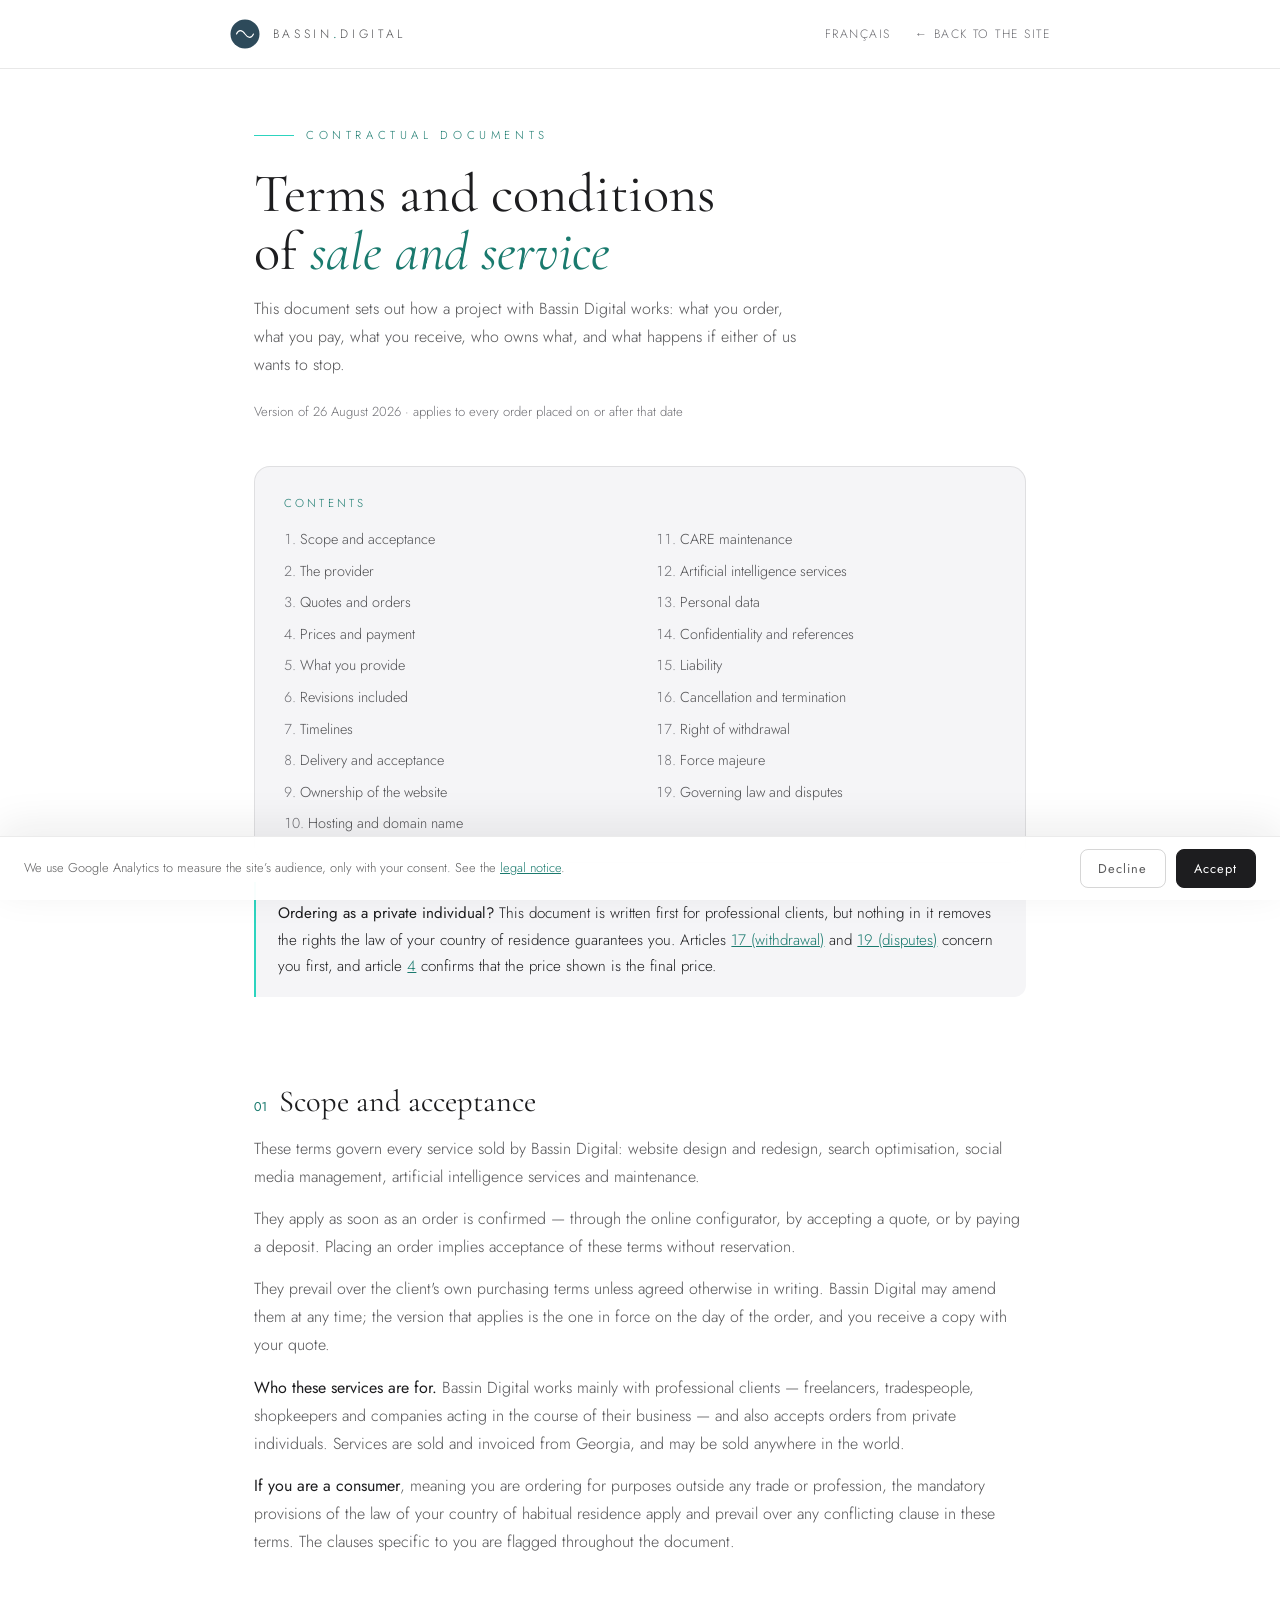
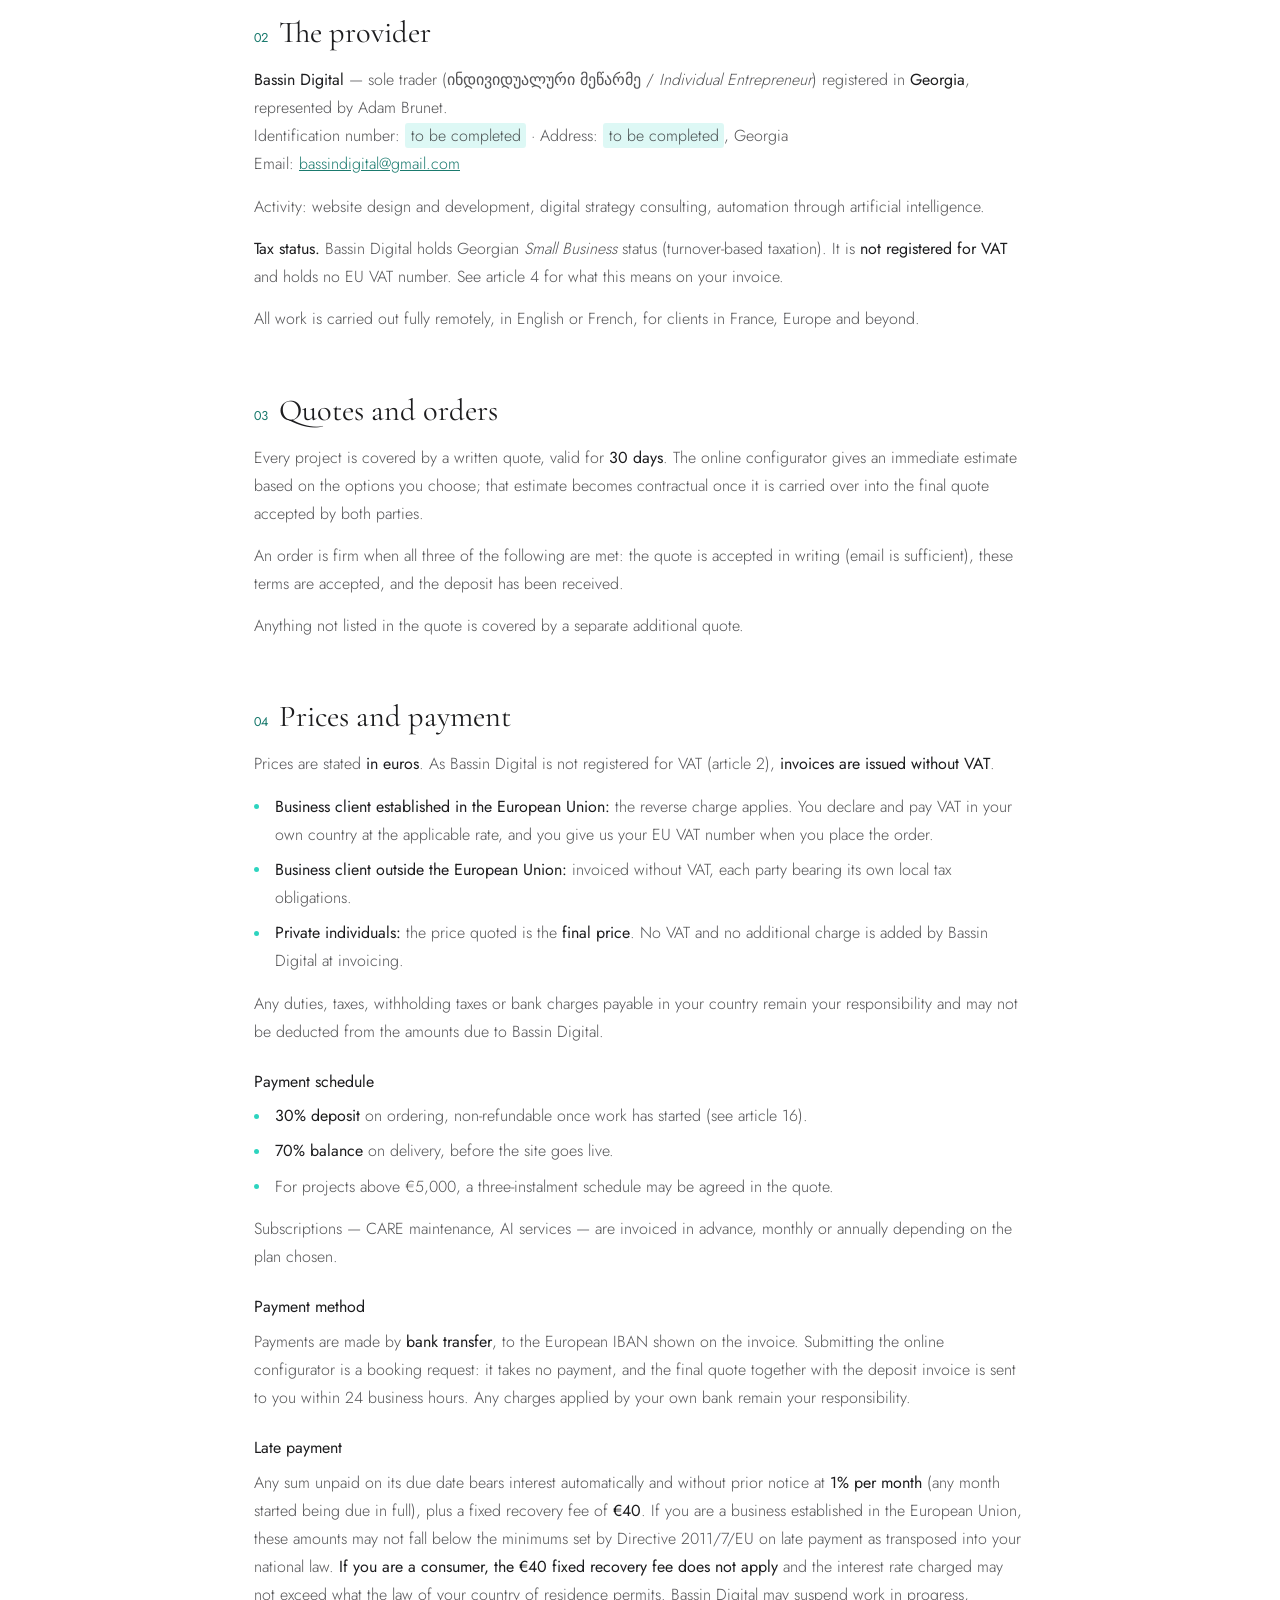
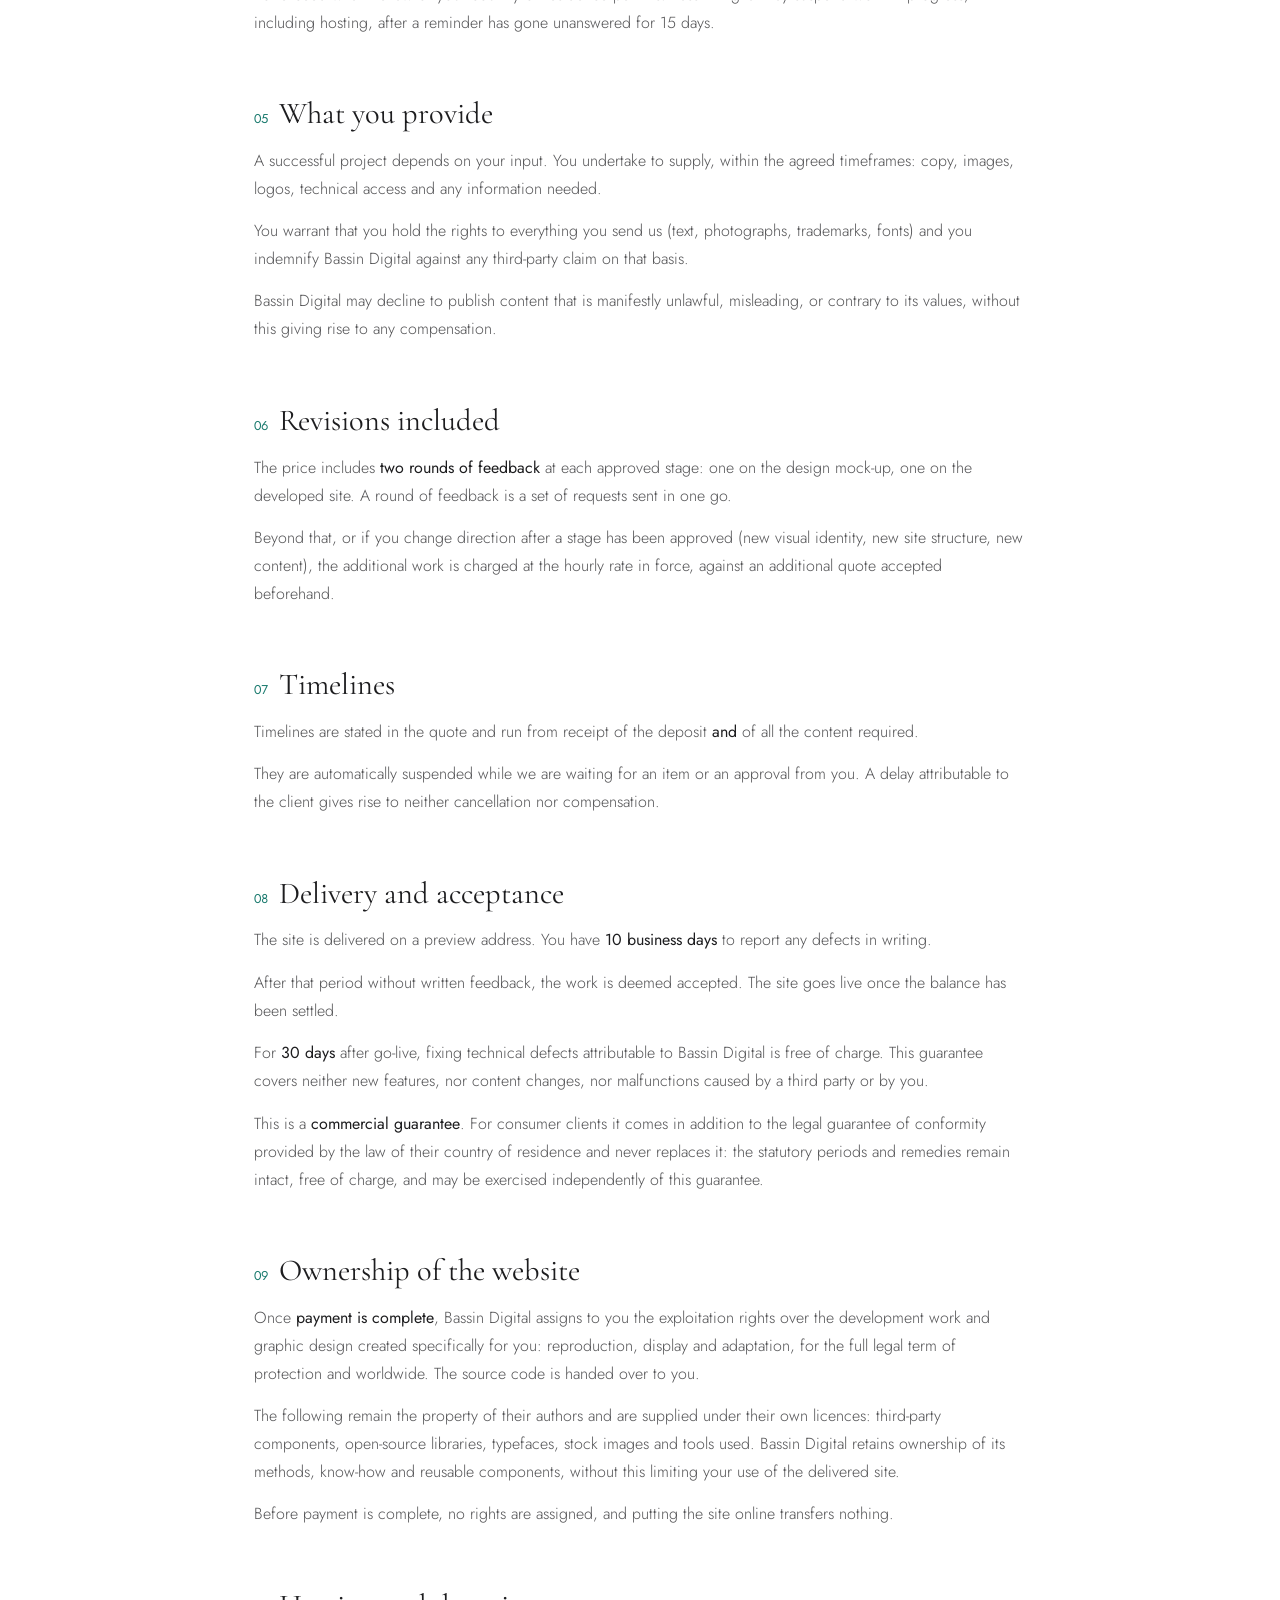
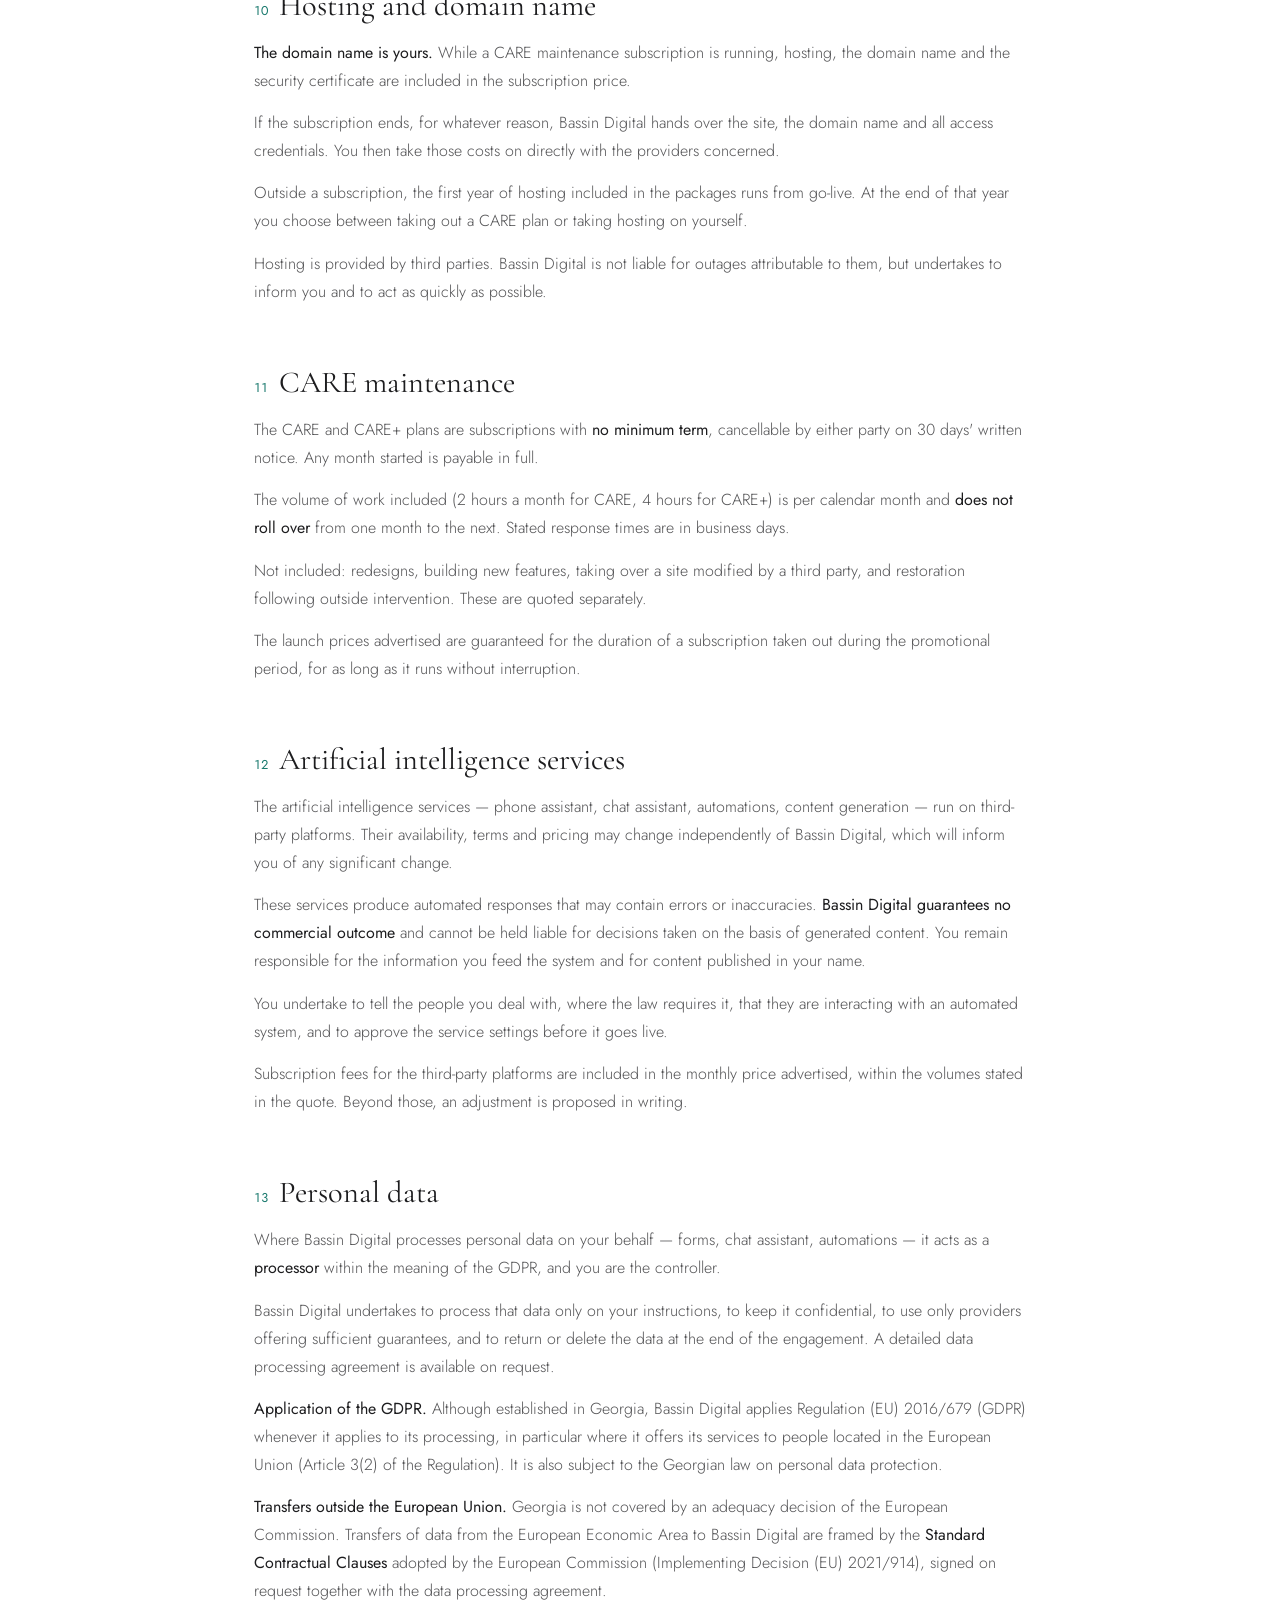
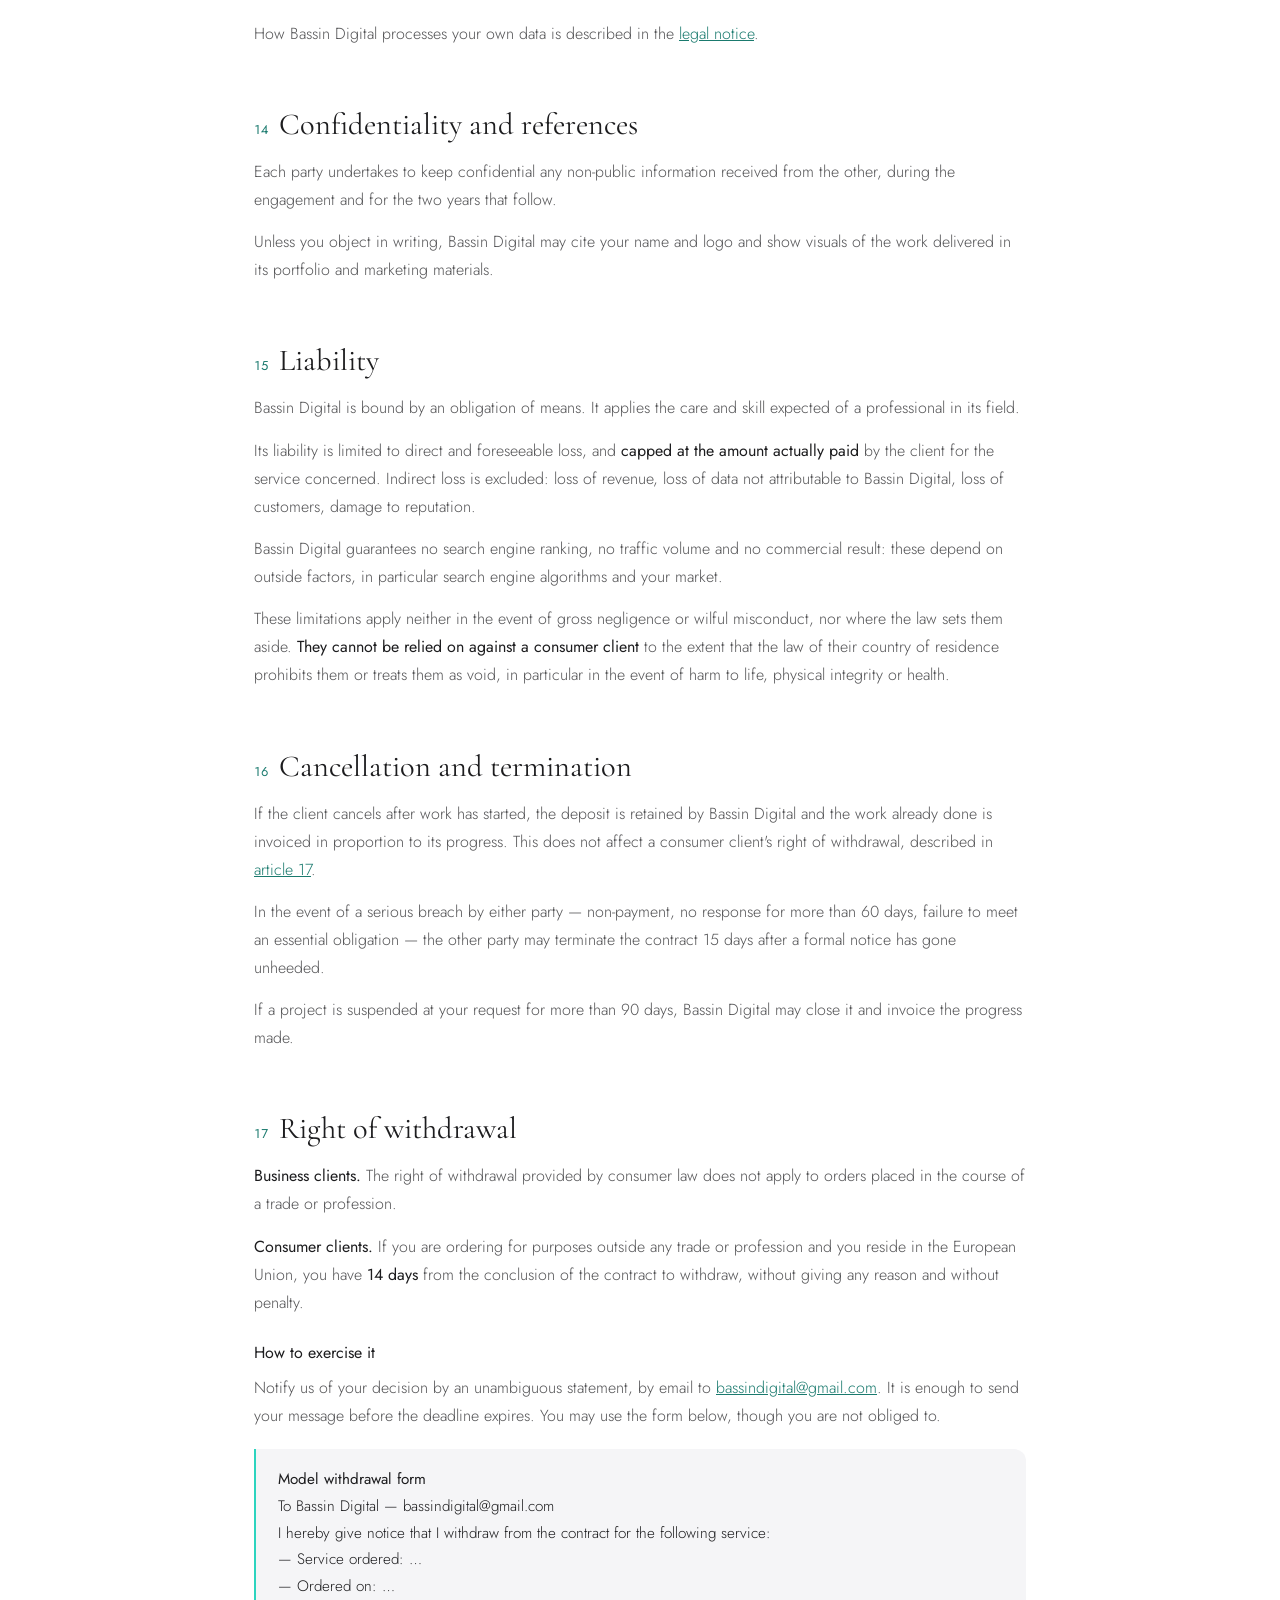
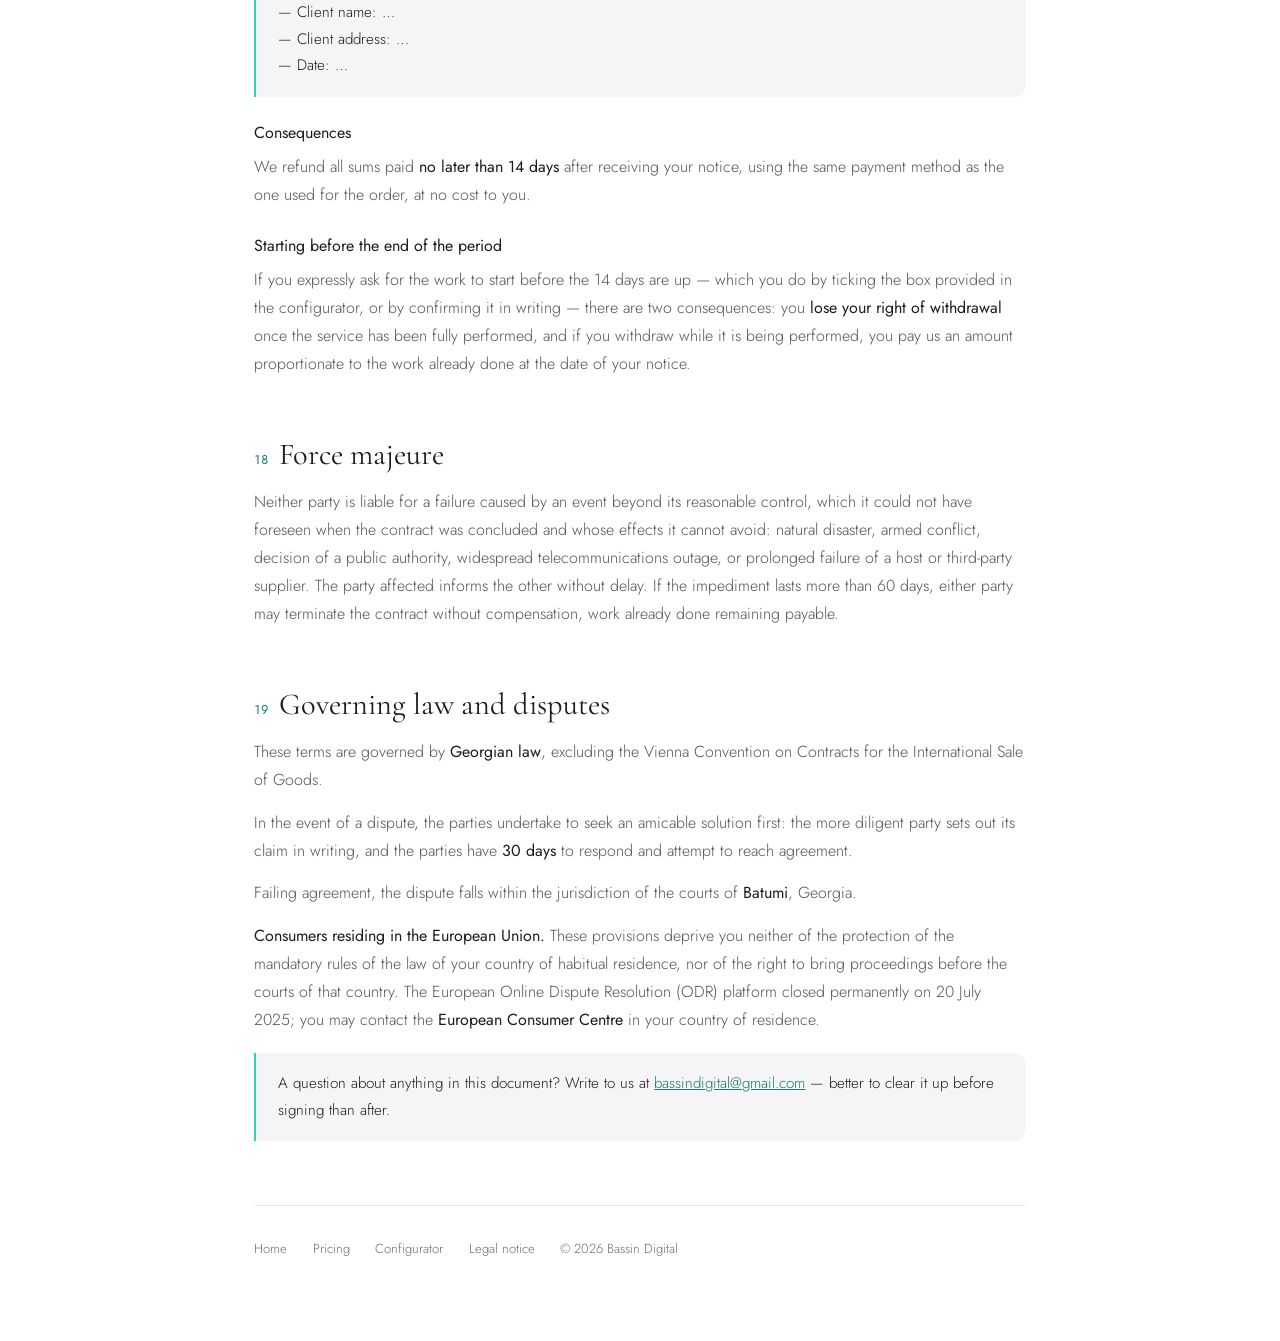
<file: site/en/terms.html>
<!DOCTYPE html>
<html lang="en">
<head>
<meta charset="UTF-8">
<meta name="viewport" content="width=device-width, initial-scale=1.0">
<title>Terms and conditions of sale — Bassin Digital</title>
<meta name="description" content="Bassin Digital's terms and conditions of sale and service: orders, deposit, timelines, ownership of the website, hosting, AI services, termination.">
<meta name="robots" content="index, follow">
<link rel="canonical" href="https://bassindigital.com/en/terms.html">
<link rel="alternate" hreflang="fr" href="https://bassindigital.com/cgv.html">
<link rel="alternate" hreflang="en" href="https://bassindigital.com/en/terms.html">
<link rel="alternate" hreflang="x-default" href="https://bassindigital.com/cgv.html">
<link rel="icon" type="image/svg+xml" href="../logo.svg">
<link rel="apple-touch-icon" sizes="180x180" href="../apple-touch-icon.png">
<link rel="stylesheet" href="../fonts.css">
<script src="../consent.js" defer></script>
<style>

*, *::before, *::after { margin: 0; padding: 0; box-sizing: border-box; }
:root {
  --teal: #2dd4bf; --teal-dark: #1a7a6e; --ink: #1d1d1f;
  --ink-soft: rgba(29,29,31,0.76); --ink-muted: #6e6e73;
  --line: rgba(0,0,0,0.09); --bg-soft: #f5f5f7; --deep: #2D4A5A;
  --serif: 'Cormorant Garamond', Georgia, 'Times New Roman', serif;
  --sans: 'Jost', 'Helvetica Neue', Arial, sans-serif;
}
html { scroll-behavior: smooth; scroll-padding-top: 2rem; }
body { background: #fff; color: var(--ink); font-family: var(--sans); font-weight: 300; font-size: 16px; line-height: 1.75; -webkit-font-smoothing: antialiased; }
a { color: var(--teal-dark); }
a:focus-visible { outline: 2px solid var(--teal-dark); outline-offset: 3px; border-radius: 3px; }
.topbar { border-bottom: 1px solid var(--line); padding: 1.2rem 1.5rem; }
.topbar-in { max-width: 820px; margin: 0 auto; display: flex; align-items: center; justify-content: space-between; gap: 1rem; }
.brand { display: inline-flex; align-items: center; gap: 0.8rem; text-decoration: none; }
.brand svg { width: 30px; height: 30px; }
.brand span { font-size: 0.76rem; letter-spacing: 0.3em; text-transform: uppercase; color: var(--ink-soft); }
.brand span b { font-weight: 400; color: var(--teal-dark); }
.back { font-size: 0.76rem; letter-spacing: 0.12em; text-transform: uppercase; text-decoration: none; color: var(--ink-muted); }
.back:hover { color: var(--ink); }
.wrap { max-width: 820px; margin: 0 auto; padding: 3.5rem 1.5rem 5rem; }
.eyebrow { display: flex; align-items: center; gap: 12px; font-size: 0.72rem; letter-spacing: 0.4em; text-transform: uppercase; color: var(--teal-dark); margin-bottom: 1.2rem; }
.eyebrow::before { content: ''; width: 40px; height: 1px; background: var(--teal); }
h1 { font-family: var(--serif); font-weight: 400; font-size: clamp(2.2rem, 5.5vw, 3.4rem); line-height: 1.08; margin-bottom: 0.8rem; }
h1 em { font-style: italic; color: var(--teal-dark); }
.lead { color: var(--ink-soft); max-width: 62ch; }
.meta { margin-top: 1.4rem; font-size: 0.82rem; color: var(--ink-muted); }
.toc { margin: 2.6rem 0 0; padding: 1.6rem 1.8rem; background: var(--bg-soft); border: 1px solid var(--line); border-radius: 16px; }
.toc p { font-size: 0.72rem; letter-spacing: 0.28em; text-transform: uppercase; color: var(--teal-dark); margin-bottom: 0.9rem; }
.toc ol { list-style: none; counter-reset: toc; columns: 2; column-gap: 2rem; }
@media (max-width: 640px) { .toc ol { columns: 1; } }
.toc li { counter-increment: toc; font-size: 0.9rem; margin-bottom: 0.4rem; break-inside: avoid; }
.toc li::before { content: counter(toc) ". "; color: var(--ink-muted); font-variant-numeric: tabular-nums; }
.toc a { text-decoration: none; color: var(--ink-soft); }
.toc a:hover { color: var(--teal-dark); }
section.art { padding-top: 2.8rem; }
section.art h2 { font-family: var(--serif); font-weight: 400; font-size: clamp(1.4rem, 3vw, 1.9rem); line-height: 1.2; margin-bottom: 0.9rem; display: flex; gap: 0.7rem; align-items: baseline; }
section.art h2 span { font-family: var(--sans); font-size: 0.8rem; font-weight: 400; color: var(--teal-dark); font-variant-numeric: tabular-nums; }
section.art h3 { font-size: 1rem; font-weight: 400; margin: 1.4rem 0 0.4rem; color: var(--ink); }
section.art p { color: var(--ink-soft); margin-bottom: 0.9rem; }
section.art ul { list-style: none; margin: 0 0 0.9rem; }
section.art li { position: relative; padding-left: 1.3rem; color: var(--ink-soft); margin-bottom: 0.45rem; }
section.art li::before { content: ''; position: absolute; left: 0; top: 0.72em; width: 5px; height: 5px; border-radius: 50%; background: var(--teal); }
strong { font-weight: 400; color: var(--ink); }
.callout { border-left: 2px solid var(--teal); background: var(--bg-soft); border-radius: 0 12px 12px 0; padding: 1.1rem 1.4rem; margin: 1.2rem 0; font-size: 0.95rem; }
.tofill { background: rgba(45,212,191,0.16); padding: 0.05em 0.35em; border-radius: 3px; }
.foot { margin-top: 4rem; padding-top: 2rem; border-top: 1px solid var(--line); font-size: 0.82rem; color: var(--ink-muted); display: flex; flex-wrap: wrap; gap: 0.6rem 1.6rem; }
.foot a { color: var(--ink-muted); text-decoration: none; }
.foot a:hover { color: var(--ink); }

.topbar-links { display: flex; align-items: center; gap: 1.5rem; }
</style>
</head>
<body>
<header class="topbar">
  <div class="topbar-in">
    <a href="index.html" class="brand">
      <svg viewBox="0 0 60 60" fill="none" aria-hidden="true">
        <circle cx="30" cy="30" r="29" fill="#2D4A5A"/>
        <path d="M13 30 C17 21, 24 21, 30 30 C36 39, 43 39, 47 30" stroke="white" stroke-width="2.2" stroke-linecap="round" fill="none"/>
      </svg>
      <span>Bassin<b>.</b>Digital</span>
    </a>
    <div class="topbar-links">
      <a href="../cgv.html" class="back" hreflang="fr" lang="fr">Français</a>
      <a href="index.html" class="back">← Back to the site</a>
    </div>
  </div>
</header>

<main class="wrap">
  <p class="eyebrow">Contractual documents</p>
  <h1>Terms and conditions<br>of <em>sale and service</em></h1>
  <p class="lead">This document sets out how a project with Bassin Digital works: what you order, what you pay, what you receive, who owns what, and what happens if either of us wants to stop.</p>
  <p class="meta">Version of 26 August 2026 · applies to every order placed on or after that date</p>

  <nav class="toc" aria-label="Contents">
    <p>Contents</p>
    <ol>
      <li><a href="#a1">Scope and acceptance</a></li>
      <li><a href="#a2">The provider</a></li>
      <li><a href="#a3">Quotes and orders</a></li>
      <li><a href="#a4">Prices and payment</a></li>
      <li><a href="#a5">What you provide</a></li>
      <li><a href="#a6">Revisions included</a></li>
      <li><a href="#a7">Timelines</a></li>
      <li><a href="#a8">Delivery and acceptance</a></li>
      <li><a href="#a9">Ownership of the website</a></li>
      <li><a href="#a10">Hosting and domain name</a></li>
      <li><a href="#a11">CARE maintenance</a></li>
      <li><a href="#a12">Artificial intelligence services</a></li>
      <li><a href="#a13">Personal data</a></li>
      <li><a href="#a14">Confidentiality and references</a></li>
      <li><a href="#a15">Liability</a></li>
      <li><a href="#a16">Cancellation and termination</a></li>
      <li><a href="#a17">Right of withdrawal</a></li>
      <li><a href="#a18">Force majeure</a></li>
      <li><a href="#a19">Governing law and disputes</a></li>
    </ol>
  </nav>

  <div class="callout" style="margin-bottom:2.6rem"><strong>Ordering as a private individual?</strong> This document is written first for professional clients, but nothing in it removes the rights the law of your country of residence guarantees you. Articles <a href="#a17">17 (withdrawal)</a> and <a href="#a19">19 (disputes)</a> concern you first, and article <a href="#a4">4</a> confirms that the price shown is the final price.</div>

  <section class="art" id="a1">
    <h2><span>01</span>Scope and acceptance</h2>
    <p>These terms govern every service sold by Bassin Digital: website design and redesign, search optimisation, social media management, artificial intelligence services and maintenance.</p>
    <p>They apply as soon as an order is confirmed — through the online configurator, by accepting a quote, or by paying a deposit. Placing an order implies acceptance of these terms without reservation.</p>
    <p>They prevail over the client's own purchasing terms unless agreed otherwise in writing. Bassin Digital may amend them at any time; the version that applies is the one in force on the day of the order, and you receive a copy with your quote.</p>
    <p><strong>Who these services are for.</strong> Bassin Digital works mainly with professional clients — freelancers, tradespeople, shopkeepers and companies acting in the course of their business — and also accepts orders from private individuals. Services are sold and invoiced from Georgia, and may be sold anywhere in the world.</p>
    <p><strong>If you are a consumer</strong>, meaning you are ordering for purposes outside any trade or profession, the mandatory provisions of the law of your country of habitual residence apply and prevail over any conflicting clause in these terms. The clauses specific to you are flagged throughout the document.</p>
  </section>

  <section class="art" id="a2">
    <h2><span>02</span>The provider</h2>
    <p><strong>Bassin Digital</strong> — sole trader (ინდივიდუალური მეწარმე / <i>Individual Entrepreneur</i>) registered in <strong>Georgia</strong>, represented by Adam Brunet.<br>
    Identification number: <span class="tofill">to be completed</span> · Address: <span class="tofill">to be completed</span>, Georgia<br>
    Email: <a href="mailto:bassindigital@gmail.com">bassindigital@gmail.com</a></p>
    <p>Activity: website design and development, digital strategy consulting, automation through artificial intelligence.</p>
    <p><strong>Tax status.</strong> Bassin Digital holds Georgian <i>Small Business</i> status (turnover-based taxation). It is <strong>not registered for VAT</strong> and holds no EU VAT number. See article 4 for what this means on your invoice.</p>
    <p>All work is carried out fully remotely, in English or French, for clients in France, Europe and beyond.</p>
  </section>

  <section class="art" id="a3">
    <h2><span>03</span>Quotes and orders</h2>
    <p>Every project is covered by a written quote, valid for <strong>30 days</strong>. The online configurator gives an immediate estimate based on the options you choose; that estimate becomes contractual once it is carried over into the final quote accepted by both parties.</p>
    <p>An order is firm when all three of the following are met: the quote is accepted in writing (email is sufficient), these terms are accepted, and the deposit has been received.</p>
    <p>Anything not listed in the quote is covered by a separate additional quote.</p>
  </section>

  <section class="art" id="a4">
    <h2><span>04</span>Prices and payment</h2>
    <p>Prices are stated <strong>in euros</strong>. As Bassin Digital is not registered for VAT (article 2), <strong>invoices are issued without VAT</strong>.</p>
    <ul>
      <li><strong>Business client established in the European Union:</strong> the reverse charge applies. You declare and pay VAT in your own country at the applicable rate, and you give us your EU VAT number when you place the order.</li>
      <li><strong>Business client outside the European Union:</strong> invoiced without VAT, each party bearing its own local tax obligations.</li>
      <li><strong>Private individuals:</strong> the price quoted is the <strong>final price</strong>. No VAT and no additional charge is added by Bassin Digital at invoicing.</li>
    </ul>
    <p>Any duties, taxes, withholding taxes or bank charges payable in your country remain your responsibility and may not be deducted from the amounts due to Bassin Digital.</p>
    <h3>Payment schedule</h3>
    <ul>
      <li><strong>30% deposit</strong> on ordering, non-refundable once work has started (see article 16).</li>
      <li><strong>70% balance</strong> on delivery, before the site goes live.</li>
      <li>For projects above €5,000, a three-instalment schedule may be agreed in the quote.</li>
    </ul>
    <p>Subscriptions — CARE maintenance, AI services — are invoiced in advance, monthly or annually depending on the plan chosen.</p>
    <h3>Payment method</h3>
    <p>Payments are made by <strong>bank transfer</strong>, to the European IBAN shown on the invoice. Submitting the online configurator is a booking request: it takes no payment, and the final quote together with the deposit invoice is sent to you within 24 business hours. Any charges applied by your own bank remain your responsibility.</p>
    <h3>Late payment</h3>
    <p>Any sum unpaid on its due date bears interest automatically and without prior notice at <strong>1% per month</strong> (any month started being due in full), plus a fixed recovery fee of <strong>€40</strong>. If you are a business established in the European Union, these amounts may not fall below the minimums set by Directive 2011/7/EU on late payment as transposed into your national law. <strong>If you are a consumer, the €40 fixed recovery fee does not apply</strong> and the interest rate charged may not exceed what the law of your country of residence permits. Bassin Digital may suspend work in progress, including hosting, after a reminder has gone unanswered for 15 days.</p>
  </section>

  <section class="art" id="a5">
    <h2><span>05</span>What you provide</h2>
    <p>A successful project depends on your input. You undertake to supply, within the agreed timeframes: copy, images, logos, technical access and any information needed.</p>
    <p>You warrant that you hold the rights to everything you send us (text, photographs, trademarks, fonts) and you indemnify Bassin Digital against any third-party claim on that basis.</p>
    <p>Bassin Digital may decline to publish content that is manifestly unlawful, misleading, or contrary to its values, without this giving rise to any compensation.</p>
  </section>

  <section class="art" id="a6">
    <h2><span>06</span>Revisions included</h2>
    <p>The price includes <strong>two rounds of feedback</strong> at each approved stage: one on the design mock-up, one on the developed site. A round of feedback is a set of requests sent in one go.</p>
    <p>Beyond that, or if you change direction after a stage has been approved (new visual identity, new site structure, new content), the additional work is charged at the hourly rate in force, against an additional quote accepted beforehand.</p>
  </section>

  <section class="art" id="a7">
    <h2><span>07</span>Timelines</h2>
    <p>Timelines are stated in the quote and run from receipt of the deposit <strong>and</strong> of all the content required.</p>
    <p>They are automatically suspended while we are waiting for an item or an approval from you. A delay attributable to the client gives rise to neither cancellation nor compensation.</p>
  </section>

  <section class="art" id="a8">
    <h2><span>08</span>Delivery and acceptance</h2>
    <p>The site is delivered on a preview address. You have <strong>10 business days</strong> to report any defects in writing.</p>
    <p>After that period without written feedback, the work is deemed accepted. The site goes live once the balance has been settled.</p>
    <p>For <strong>30 days</strong> after go-live, fixing technical defects attributable to Bassin Digital is free of charge. This guarantee covers neither new features, nor content changes, nor malfunctions caused by a third party or by you.</p>
    <p>This is a <strong>commercial guarantee</strong>. For consumer clients it comes in addition to the legal guarantee of conformity provided by the law of their country of residence and never replaces it: the statutory periods and remedies remain intact, free of charge, and may be exercised independently of this guarantee.</p>
  </section>

  <section class="art" id="a9">
    <h2><span>09</span>Ownership of the website</h2>
    <p>Once <strong>payment is complete</strong>, Bassin Digital assigns to you the exploitation rights over the development work and graphic design created specifically for you: reproduction, display and adaptation, for the full legal term of protection and worldwide. The source code is handed over to you.</p>
    <p>The following remain the property of their authors and are supplied under their own licences: third-party components, open-source libraries, typefaces, stock images and tools used. Bassin Digital retains ownership of its methods, know-how and reusable components, without this limiting your use of the delivered site.</p>
    <p>Before payment is complete, no rights are assigned, and putting the site online transfers nothing.</p>
  </section>

  <section class="art" id="a10">
    <h2><span>10</span>Hosting and domain name</h2>
    <p><strong>The domain name is yours.</strong> While a CARE maintenance subscription is running, hosting, the domain name and the security certificate are included in the subscription price.</p>
    <p>If the subscription ends, for whatever reason, Bassin Digital hands over the site, the domain name and all access credentials. You then take those costs on directly with the providers concerned.</p>
    <p>Outside a subscription, the first year of hosting included in the packages runs from go-live. At the end of that year you choose between taking out a CARE plan or taking hosting on yourself.</p>
    <p>Hosting is provided by third parties. Bassin Digital is not liable for outages attributable to them, but undertakes to inform you and to act as quickly as possible.</p>
  </section>

  <section class="art" id="a11">
    <h2><span>11</span>CARE maintenance</h2>
    <p>The CARE and CARE+ plans are subscriptions with <strong>no minimum term</strong>, cancellable by either party on 30 days' written notice. Any month started is payable in full.</p>
    <p>The volume of work included (2 hours a month for CARE, 4 hours for CARE+) is per calendar month and <strong>does not roll over</strong> from one month to the next. Stated response times are in business days.</p>
    <p>Not included: redesigns, building new features, taking over a site modified by a third party, and restoration following outside intervention. These are quoted separately.</p>
    <p>The launch prices advertised are guaranteed for the duration of a subscription taken out during the promotional period, for as long as it runs without interruption.</p>
  </section>

  <section class="art" id="a12">
    <h2><span>12</span>Artificial intelligence services</h2>
    <p>The artificial intelligence services — phone assistant, chat assistant, automations, content generation — run on third-party platforms. Their availability, terms and pricing may change independently of Bassin Digital, which will inform you of any significant change.</p>
    <p>These services produce automated responses that may contain errors or inaccuracies. <strong>Bassin Digital guarantees no commercial outcome</strong> and cannot be held liable for decisions taken on the basis of generated content. You remain responsible for the information you feed the system and for content published in your name.</p>
    <p>You undertake to tell the people you deal with, where the law requires it, that they are interacting with an automated system, and to approve the service settings before it goes live.</p>
    <p>Subscription fees for the third-party platforms are included in the monthly price advertised, within the volumes stated in the quote. Beyond those, an adjustment is proposed in writing.</p>
  </section>

  <section class="art" id="a13">
    <h2><span>13</span>Personal data</h2>
    <p>Where Bassin Digital processes personal data on your behalf — forms, chat assistant, automations — it acts as a <strong>processor</strong> within the meaning of the GDPR, and you are the controller.</p>
    <p>Bassin Digital undertakes to process that data only on your instructions, to keep it confidential, to use only providers offering sufficient guarantees, and to return or delete the data at the end of the engagement. A detailed data processing agreement is available on request.</p>
    <p><strong>Application of the GDPR.</strong> Although established in Georgia, Bassin Digital applies Regulation (EU) 2016/679 (GDPR) whenever it applies to its processing, in particular where it offers its services to people located in the European Union (Article 3(2) of the Regulation). It is also subject to the Georgian law on personal data protection.</p>
    <p><strong>Transfers outside the European Union.</strong> Georgia is not covered by an adequacy decision of the European Commission. Transfers of data from the European Economic Area to Bassin Digital are framed by the <strong>Standard Contractual Clauses</strong> adopted by the European Commission (Implementing Decision (EU) 2021/914), signed on request together with the data processing agreement.</p>
    <p>How Bassin Digital processes your own data is described in the <a href="../mentions-legales.html">legal notice</a>.</p>
  </section>

  <section class="art" id="a14">
    <h2><span>14</span>Confidentiality and references</h2>
    <p>Each party undertakes to keep confidential any non-public information received from the other, during the engagement and for the two years that follow.</p>
    <p>Unless you object in writing, Bassin Digital may cite your name and logo and show visuals of the work delivered in its portfolio and marketing materials.</p>
  </section>

  <section class="art" id="a15">
    <h2><span>15</span>Liability</h2>
    <p>Bassin Digital is bound by an obligation of means. It applies the care and skill expected of a professional in its field.</p>
    <p>Its liability is limited to direct and foreseeable loss, and <strong>capped at the amount actually paid</strong> by the client for the service concerned. Indirect loss is excluded: loss of revenue, loss of data not attributable to Bassin Digital, loss of customers, damage to reputation.</p>
    <p>Bassin Digital guarantees no search engine ranking, no traffic volume and no commercial result: these depend on outside factors, in particular search engine algorithms and your market.</p>
    <p>These limitations apply neither in the event of gross negligence or wilful misconduct, nor where the law sets them aside. <strong>They cannot be relied on against a consumer client</strong> to the extent that the law of their country of residence prohibits them or treats them as void, in particular in the event of harm to life, physical integrity or health.</p>
  </section>

  <section class="art" id="a16">
    <h2><span>16</span>Cancellation and termination</h2>
    <p>If the client cancels after work has started, the deposit is retained by Bassin Digital and the work already done is invoiced in proportion to its progress. This does not affect a consumer client's right of withdrawal, described in <a href="#a17">article 17</a>.</p>
    <p>In the event of a serious breach by either party — non-payment, no response for more than 60 days, failure to meet an essential obligation — the other party may terminate the contract 15 days after a formal notice has gone unheeded.</p>
    <p>If a project is suspended at your request for more than 90 days, Bassin Digital may close it and invoice the progress made.</p>
  </section>

  <section class="art" id="a17">
    <h2><span>17</span>Right of withdrawal</h2>
    <p><strong>Business clients.</strong> The right of withdrawal provided by consumer law does not apply to orders placed in the course of a trade or profession.</p>
    <p><strong>Consumer clients.</strong> If you are ordering for purposes outside any trade or profession and you reside in the European Union, you have <strong>14 days</strong> from the conclusion of the contract to withdraw, without giving any reason and without penalty.</p>
    <h3>How to exercise it</h3>
    <p>Notify us of your decision by an unambiguous statement, by email to <a href="mailto:bassindigital@gmail.com">bassindigital@gmail.com</a>. It is enough to send your message before the deadline expires. You may use the form below, though you are not obliged to.</p>
    <div class="callout"><strong>Model withdrawal form</strong><br>
    To Bassin Digital — bassindigital@gmail.com<br>
    I hereby give notice that I withdraw from the contract for the following service:<br>
    — Service ordered: …<br>
    — Ordered on: …<br>
    — Client name: …<br>
    — Client address: …<br>
    — Date: …</div>
    <h3>Consequences</h3>
    <p>We refund all sums paid <strong>no later than 14 days</strong> after receiving your notice, using the same payment method as the one used for the order, at no cost to you.</p>
    <h3>Starting before the end of the period</h3>
    <p>If you expressly ask for the work to start before the 14 days are up — which you do by ticking the box provided in the configurator, or by confirming it in writing — there are two consequences: you <strong>lose your right of withdrawal</strong> once the service has been fully performed, and if you withdraw while it is being performed, you pay us an amount proportionate to the work already done at the date of your notice.</p>
  </section>

  <section class="art" id="a18">
    <h2><span>18</span>Force majeure</h2>
    <p>Neither party is liable for a failure caused by an event beyond its reasonable control, which it could not have foreseen when the contract was concluded and whose effects it cannot avoid: natural disaster, armed conflict, decision of a public authority, widespread telecommunications outage, or prolonged failure of a host or third-party supplier. The party affected informs the other without delay. If the impediment lasts more than 60 days, either party may terminate the contract without compensation, work already done remaining payable.</p>
  </section>

  <section class="art" id="a19">
    <h2><span>19</span>Governing law and disputes</h2>
    <p>These terms are governed by <strong>Georgian law</strong>, excluding the Vienna Convention on Contracts for the International Sale of Goods.</p>
    <p>In the event of a dispute, the parties undertake to seek an amicable solution first: the more diligent party sets out its claim in writing, and the parties have <strong>30 days</strong> to respond and attempt to reach agreement.</p>
    <p>Failing agreement, the dispute falls within the jurisdiction of the courts of <strong>Batumi</strong>, Georgia.</p>
    <p><strong>Consumers residing in the European Union.</strong> These provisions deprive you neither of the protection of the mandatory rules of the law of your country of habitual residence, nor of the right to bring proceedings before the courts of that country. The European Online Dispute Resolution (ODR) platform closed permanently on 20 July 2025; you may contact the <strong>European Consumer Centre</strong> in your country of residence.</p>
    <div class="callout">A question about anything in this document? Write to us at <a href="mailto:bassindigital@gmail.com">bassindigital@gmail.com</a> — better to clear it up before signing than after.</div>
  </section>

  <div class="foot">
    <a href="index.html">Home</a>
    <a href="index.html#tarifs">Pricing</a>
    <a href="../configurer.html">Configurator</a>
    <a href="../mentions-legales.html">Legal notice</a>
    <span>© 2026 Bassin Digital</span>
  </div>
</main>

</body>
</html>
</file>
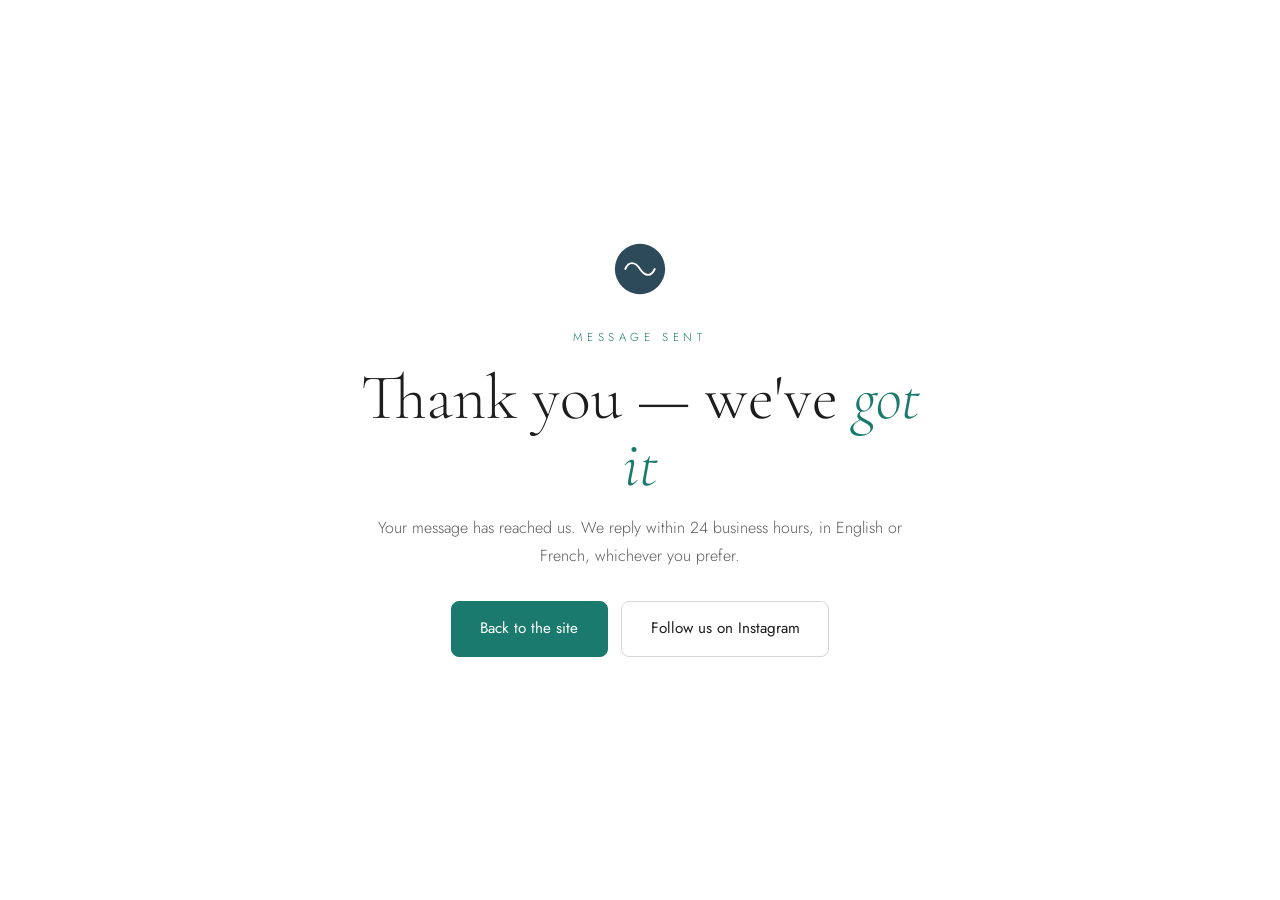
<file: site/en/thank-you.html>
<!DOCTYPE html>
<html lang="en">
<head>
<meta charset="UTF-8">
<meta name="viewport" content="width=device-width, initial-scale=1.0">
<title>Thank you — Bassin Digital</title>
<meta name="robots" content="noindex">
<link rel="icon" type="image/svg+xml" href="../logo.svg">
<link rel="stylesheet" href="../fonts.css">
<style>
*, *::before, *::after { margin: 0; padding: 0; box-sizing: border-box; }
body { min-height: 100svh; display: flex; align-items: center; justify-content: center; background: #ffffff; color: #1d1d1f; font-family: 'Jost', 'Helvetica Neue', Arial, sans-serif; font-weight: 300; line-height: 1.7; padding: 2rem 1.5rem; -webkit-font-smoothing: antialiased; }
.box { max-width: 560px; text-align: center; }
.logo { width: 52px; height: 52px; margin: 0 auto 1.6rem; }
.eyebrow { font-size: 0.72rem; letter-spacing: 0.4em; text-transform: uppercase; color: #1a7a6e; margin-bottom: 1rem; }
h1 { font-family: 'Cormorant Garamond', Georgia, serif; font-weight: 300; font-size: clamp(2.4rem, 6vw, 4rem); line-height: 1.05; margin-bottom: 1rem; }
h1 em { font-style: italic; color: #1a7a6e; }
p { color: rgba(29,29,31,0.72); margin-bottom: 2rem; }
.actions { display: flex; gap: 0.8rem; justify-content: center; flex-wrap: wrap; }
.btn { display: inline-flex; align-items: center; gap: 8px; font-size: 0.95rem; font-weight: 400; text-decoration: none; padding: 0.9rem 1.8rem; border-radius: 8px; border: 1.5px solid #1a7a6e; color: #ffffff; background: #1a7a6e; transition: background 0.3s, border-color 0.3s; }
.btn:hover { background: #1d1d1f; border-color: #1d1d1f; }
.btn.ghost { background: transparent; color: #1d1d1f; border-color: rgba(0,0,0,0.16); }
.btn.ghost:hover { border-color: #1d1d1f; }
a:focus-visible { outline: 2px solid #1a7a6e; outline-offset: 3px; }
</style>
</head>
<body>
<main class="box">
  <svg class="logo" viewBox="0 0 60 60" fill="none" aria-hidden="true">
    <circle cx="30" cy="30" r="29" fill="#2D4A5A"/>
    <path d="M13 30 C17 21, 24 21, 30 30 C36 39, 43 39, 47 30" stroke="white" stroke-width="2.2" stroke-linecap="round" fill="none"/>
  </svg>
  <p class="eyebrow">Message sent</p>
  <h1>Thank you — we've <em>got it</em></h1>
  <p>Your message has reached us. We reply within 24 business hours, in English or French, whichever you prefer.</p>
  <div class="actions">
    <a href="index.html" class="btn">Back to the site</a>
    <a href="https://www.instagram.com/bassindigital/" class="btn ghost" target="_blank" rel="me noopener">Follow us on Instagram</a>
  </div>
</main>
</body>
</html>
</file>
<file: site/fonts.css>
/* Polices auto-hébergées Bassin Digital — aucun appel vers Google (RGPD) */
@font-face { font-family: 'Cormorant Garamond'; font-style: normal; font-weight: 300; font-display: swap; src: url(fonts/cormorant-garamond-latin-300-normal.woff2) format('woff2'); }
@font-face { font-family: 'Cormorant Garamond'; font-style: italic; font-weight: 300; font-display: swap; src: url(fonts/cormorant-garamond-latin-300-italic.woff2) format('woff2'); }
@font-face { font-family: 'Cormorant Garamond'; font-style: normal; font-weight: 400; font-display: swap; src: url(fonts/cormorant-garamond-latin-400-normal.woff2) format('woff2'); }
@font-face { font-family: 'Cormorant Garamond'; font-style: italic; font-weight: 400; font-display: swap; src: url(fonts/cormorant-garamond-latin-400-italic.woff2) format('woff2'); }
@font-face { font-family: 'Cormorant Garamond'; font-style: normal; font-weight: 500; font-display: swap; src: url(fonts/cormorant-garamond-latin-500-normal.woff2) format('woff2'); }
@font-face { font-family: 'Cormorant Garamond'; font-style: normal; font-weight: 600; font-display: swap; src: url(fonts/cormorant-garamond-latin-600-normal.woff2) format('woff2'); }
@font-face { font-family: 'Jost'; font-style: normal; font-weight: 200; font-display: swap; src: url(fonts/jost-latin-200-normal.woff2) format('woff2'); }
@font-face { font-family: 'Jost'; font-style: normal; font-weight: 300; font-display: swap; src: url(fonts/jost-latin-300-normal.woff2) format('woff2'); }
@font-face { font-family: 'Jost'; font-style: normal; font-weight: 400; font-display: swap; src: url(fonts/jost-latin-400-normal.woff2) format('woff2'); }
</file>
